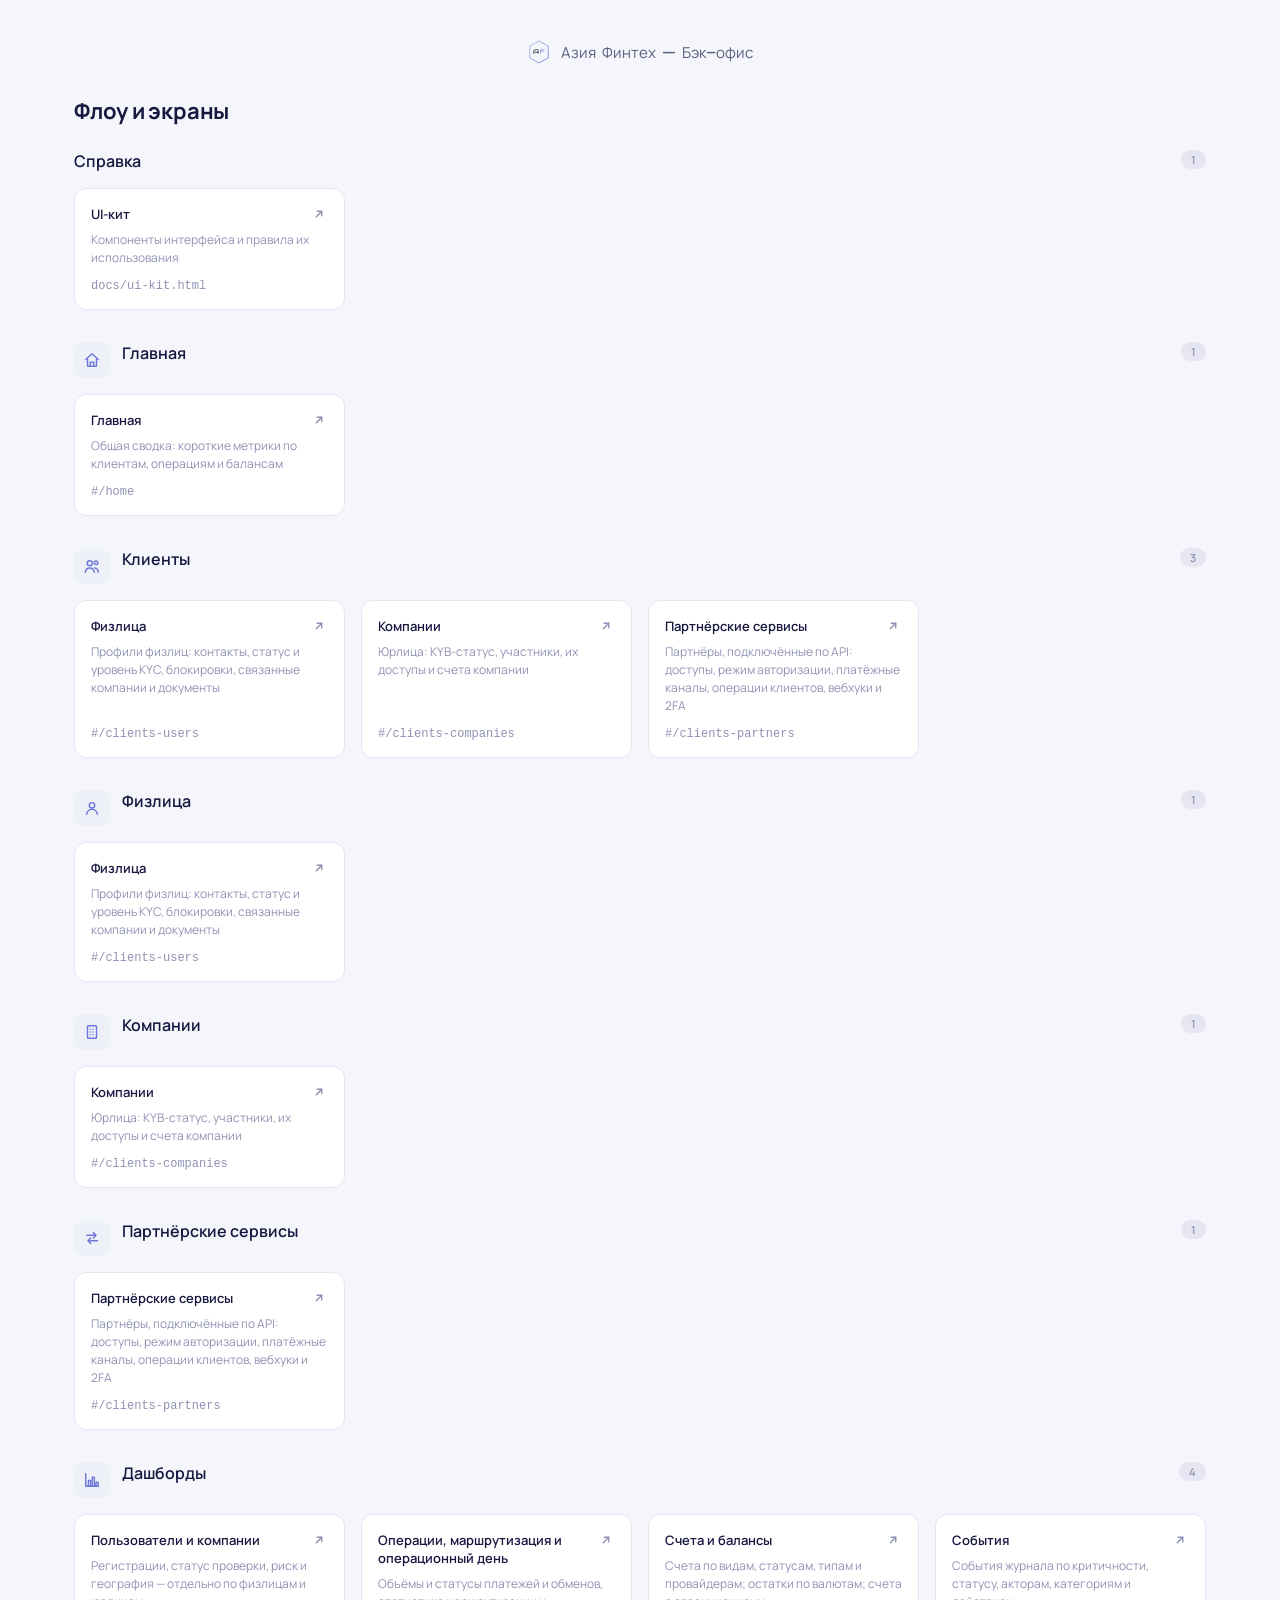
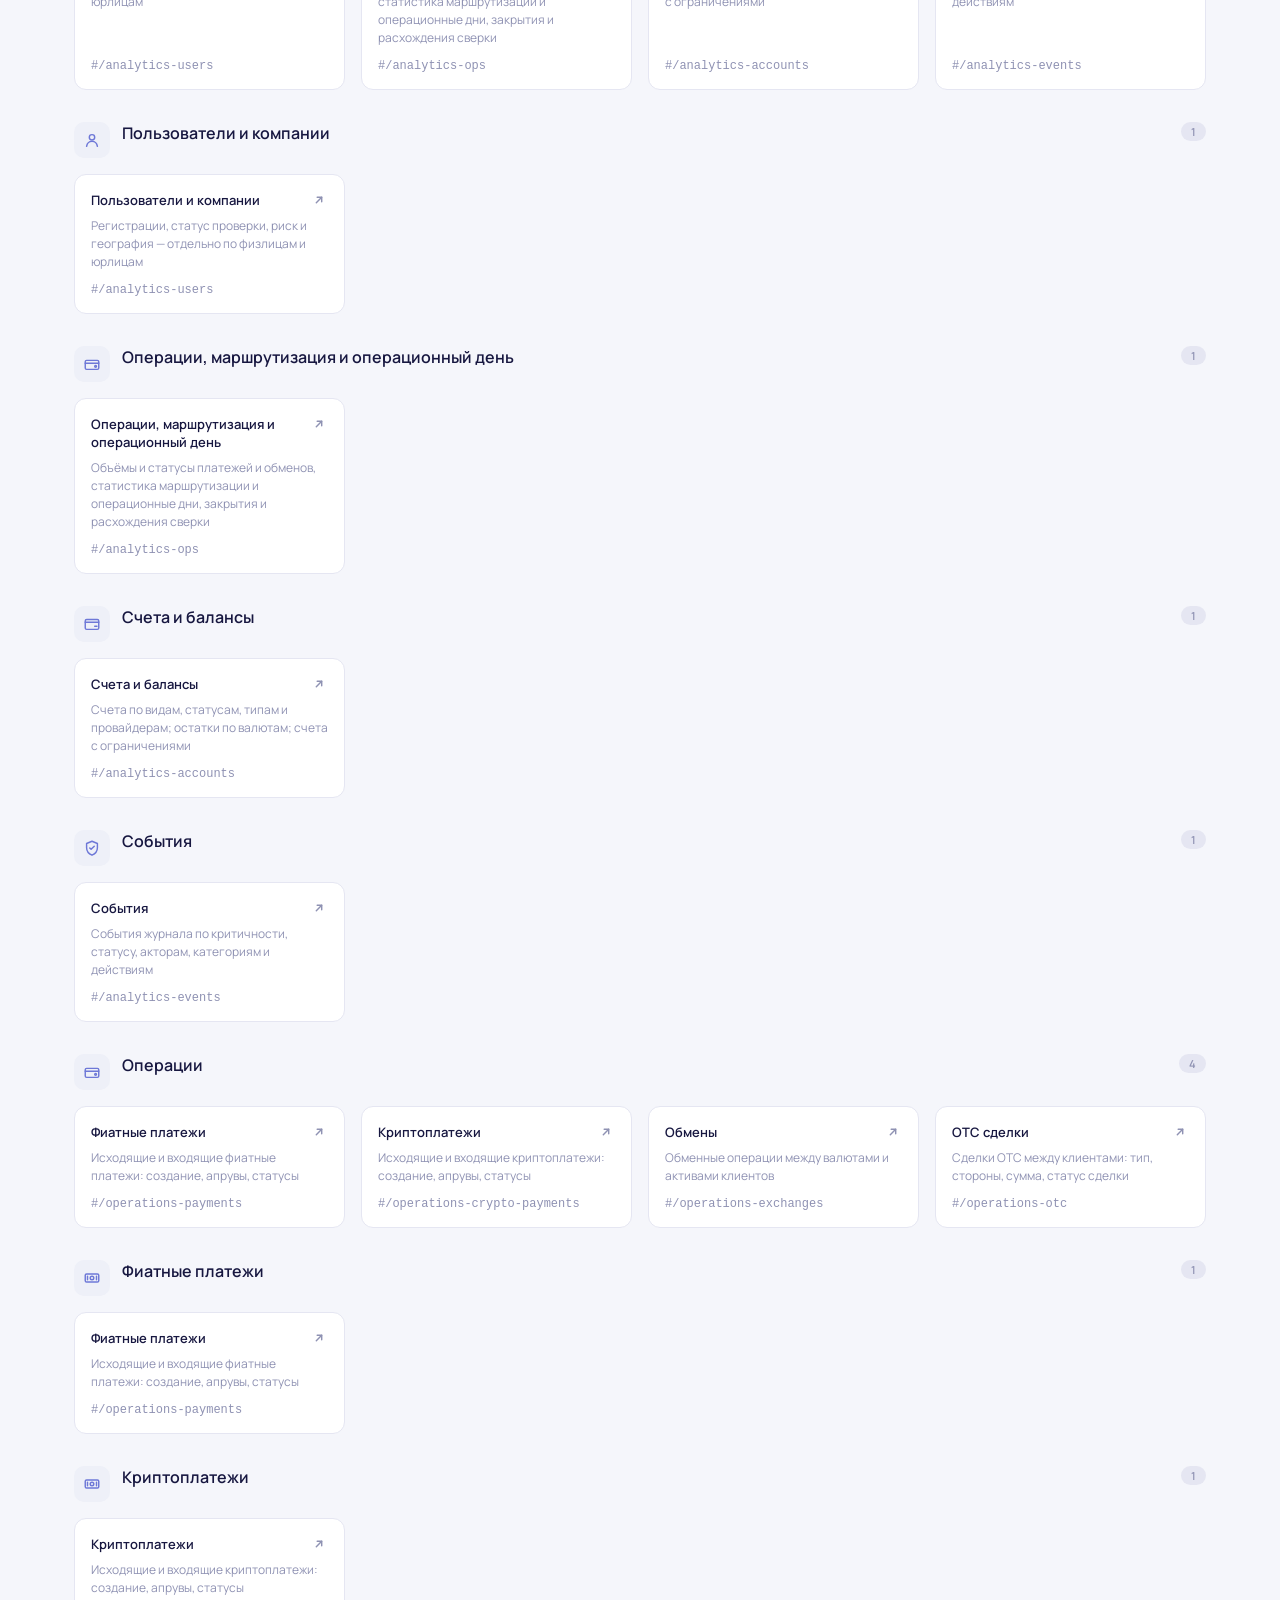
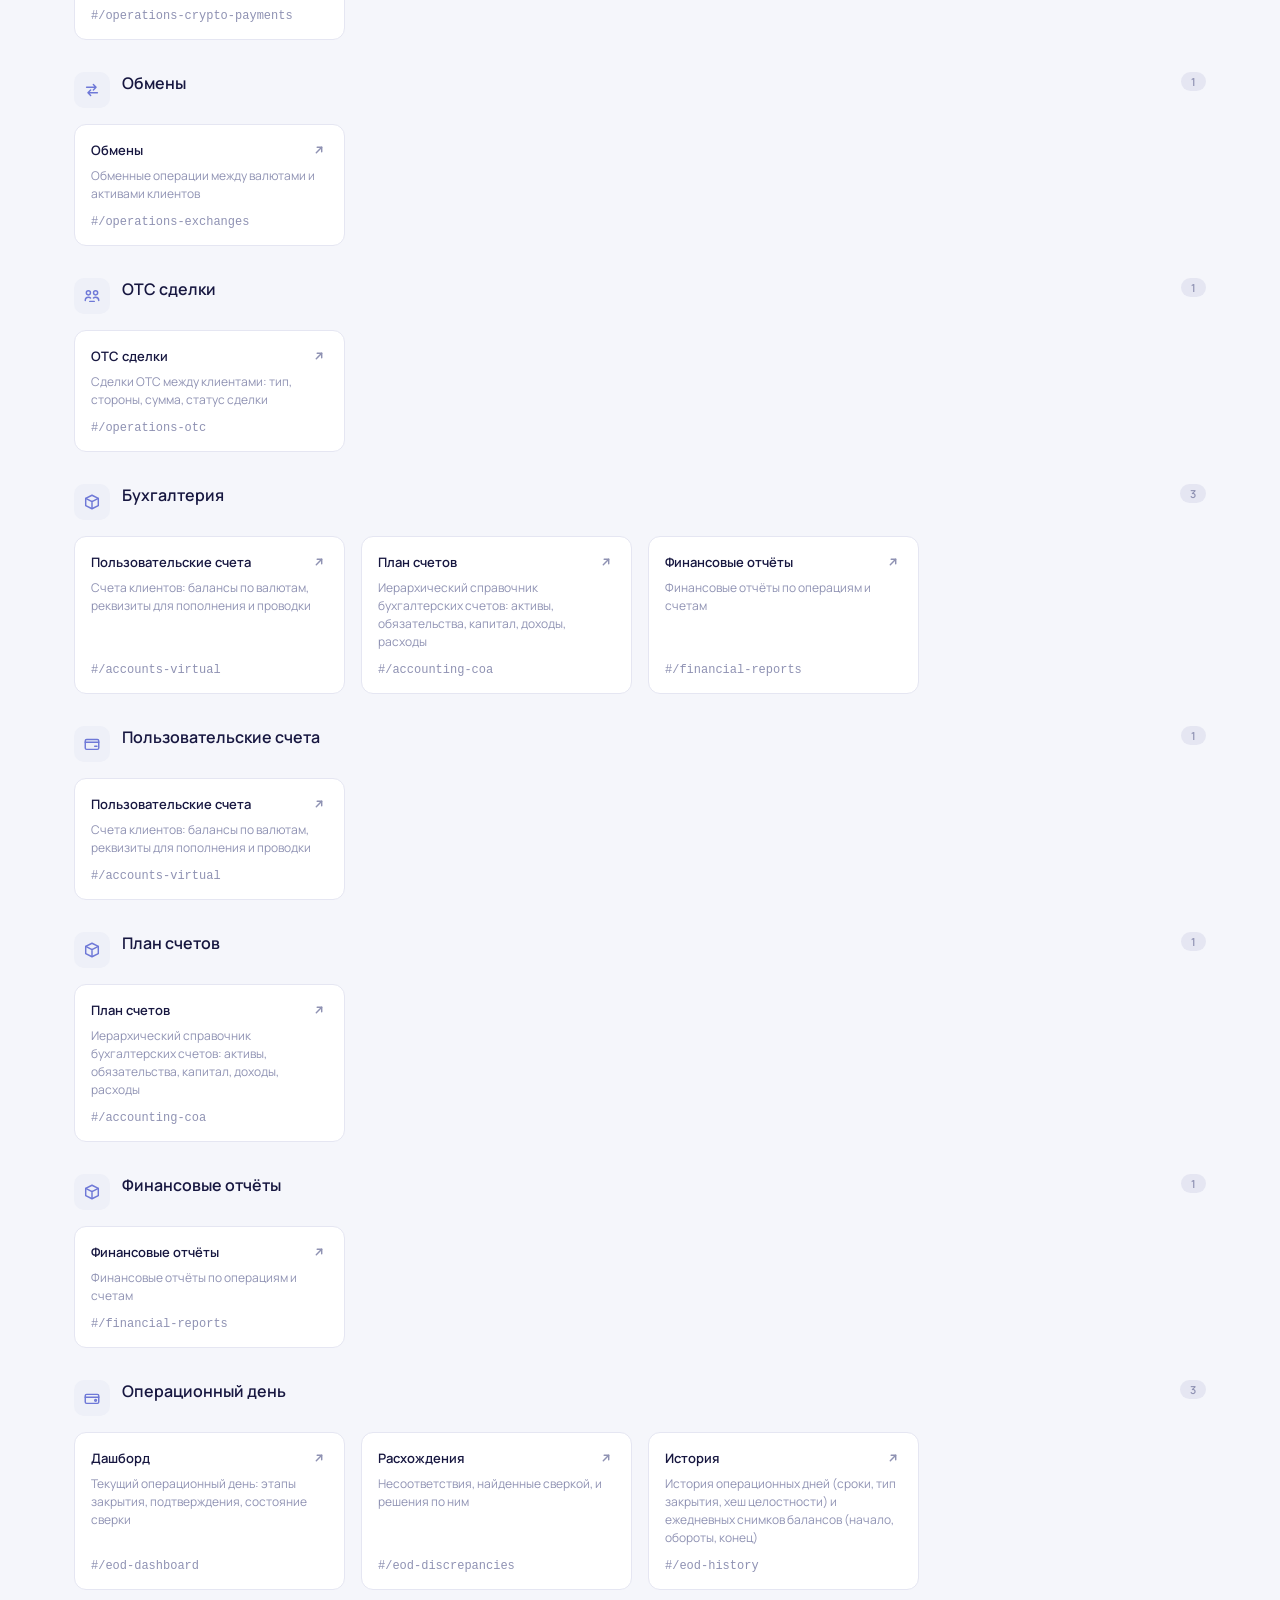
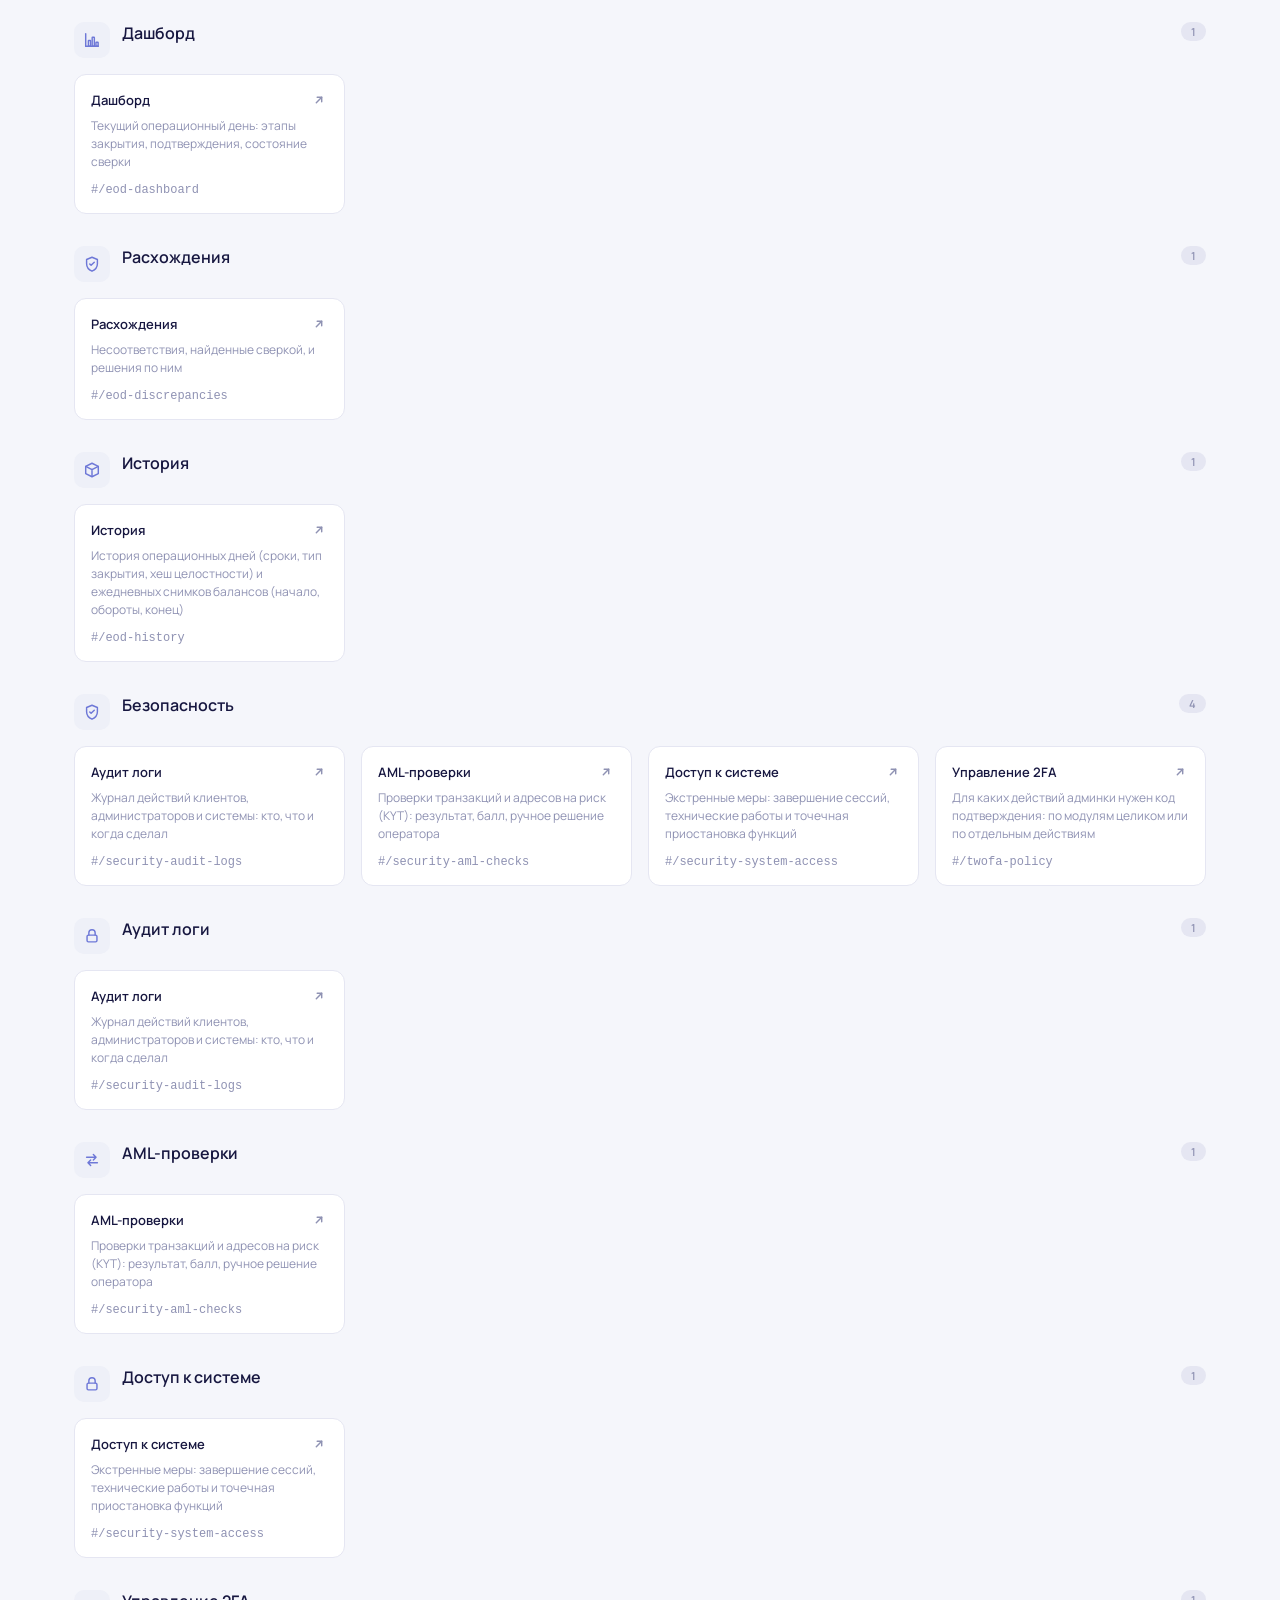
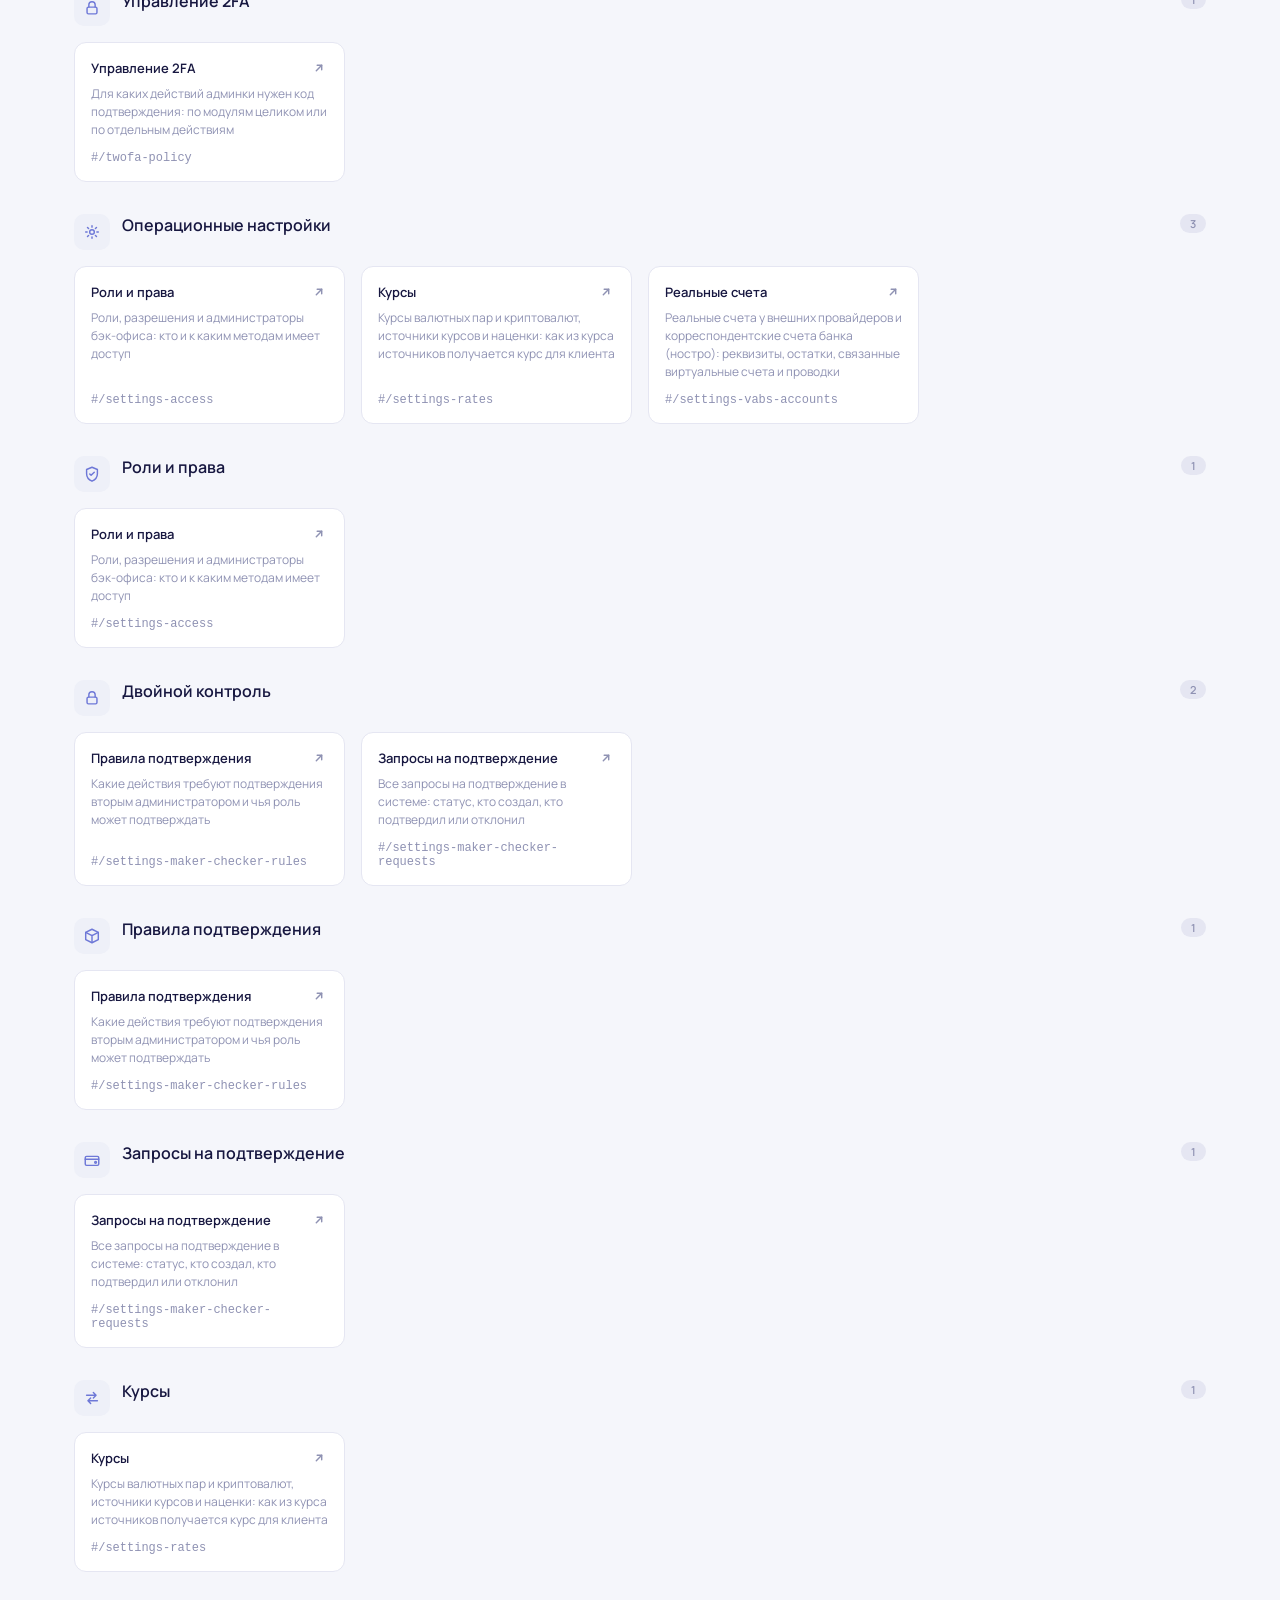
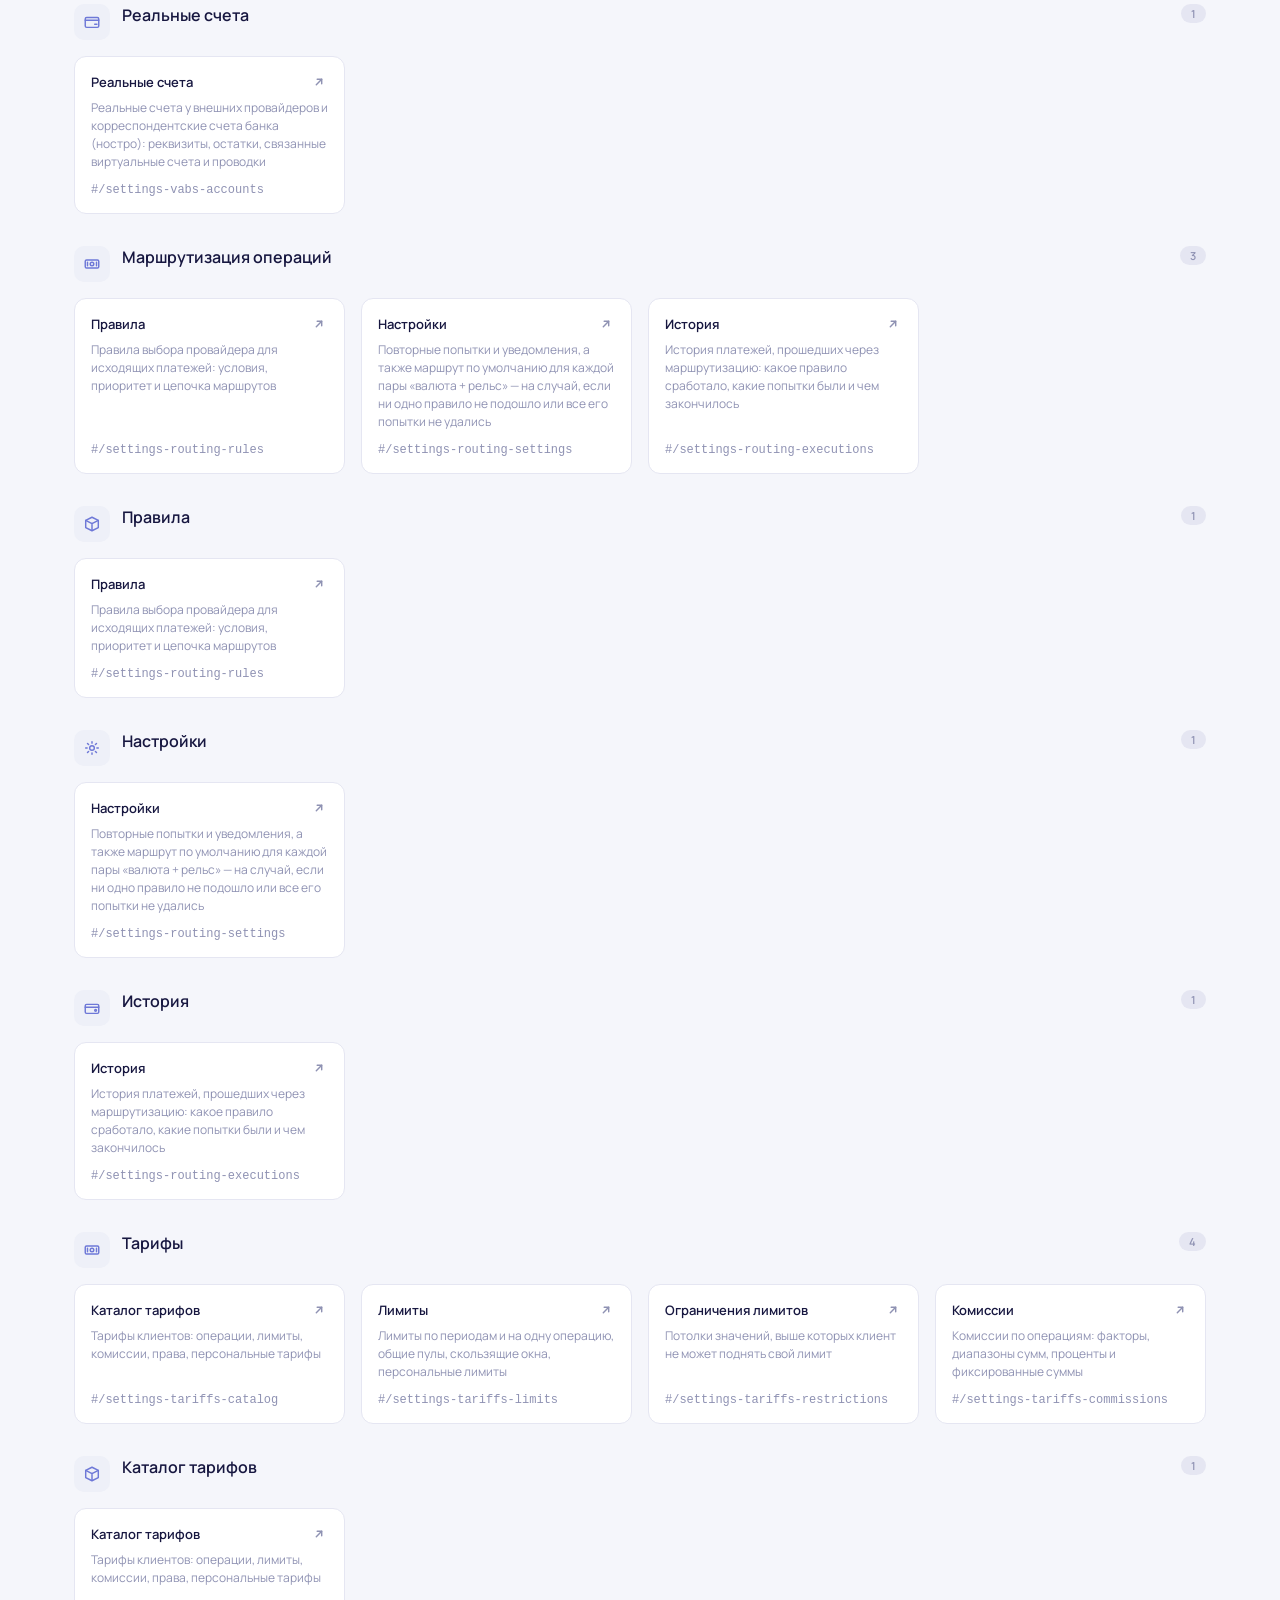
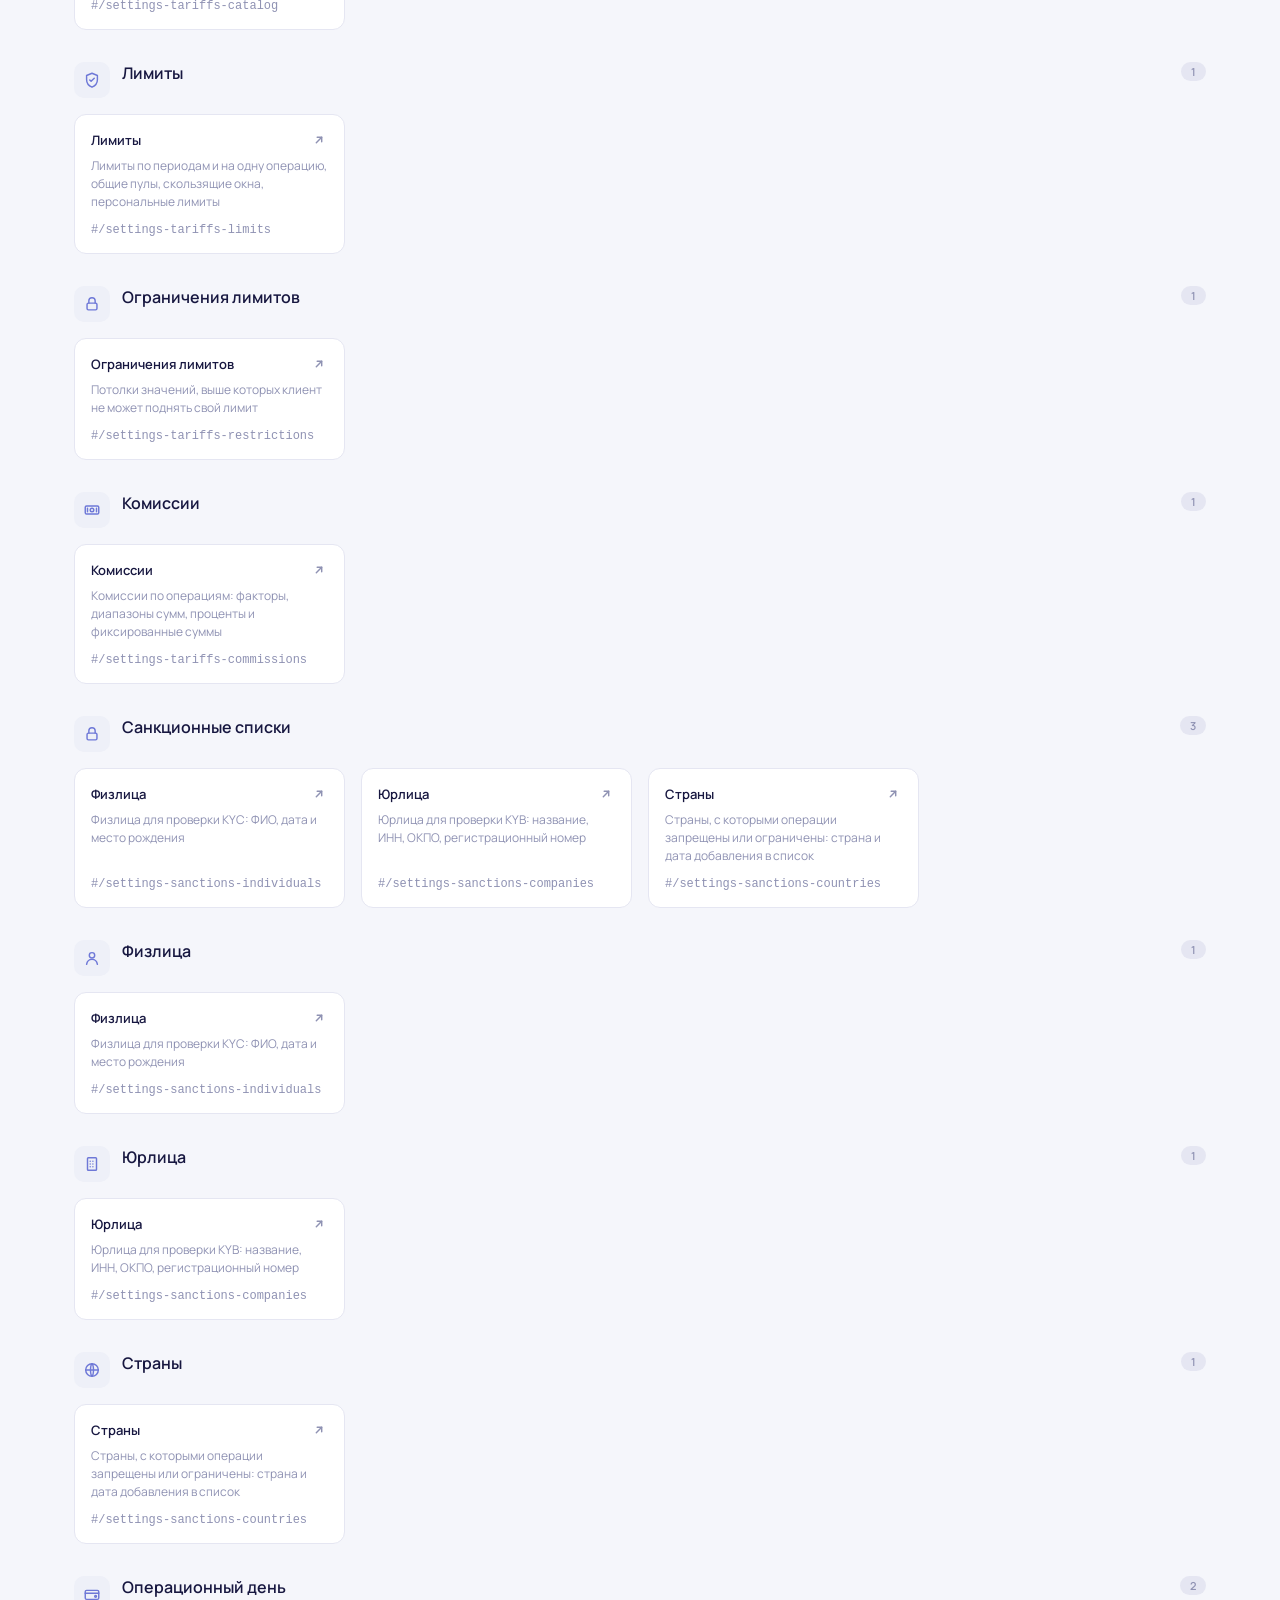
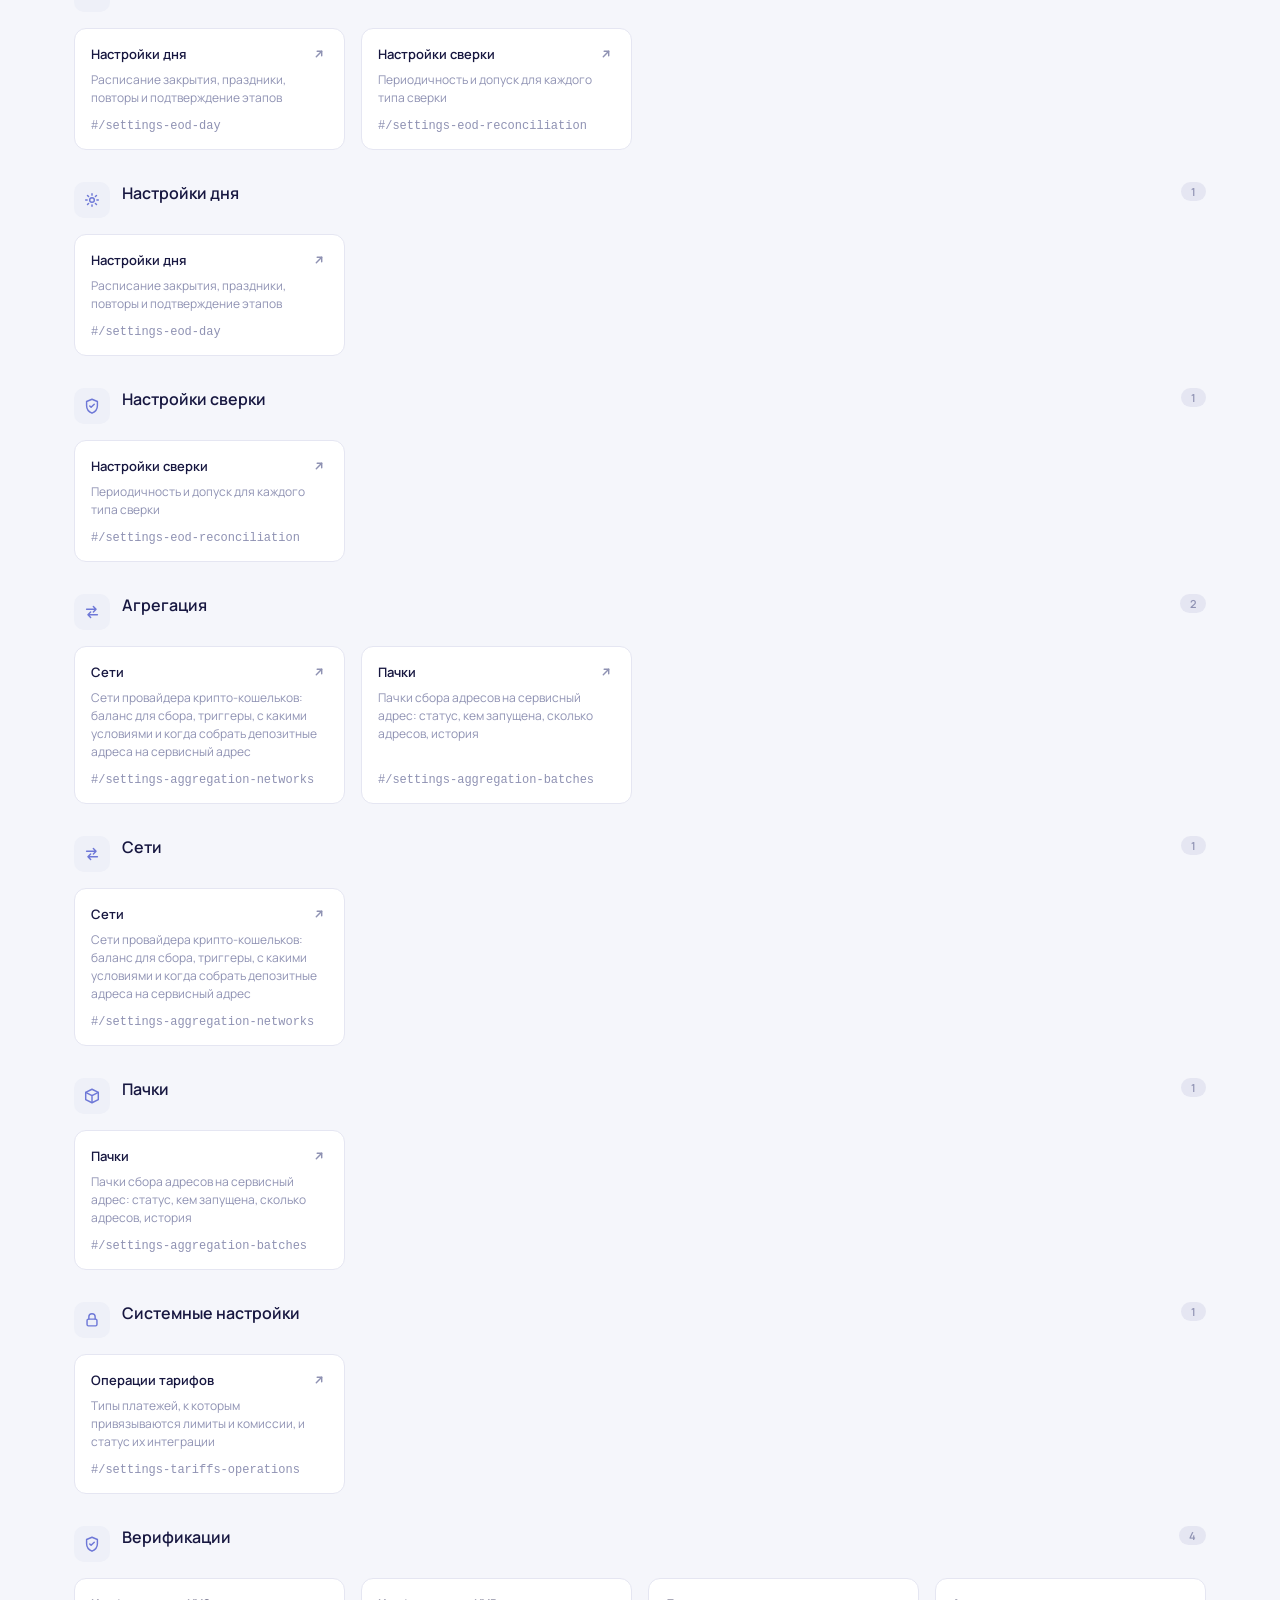
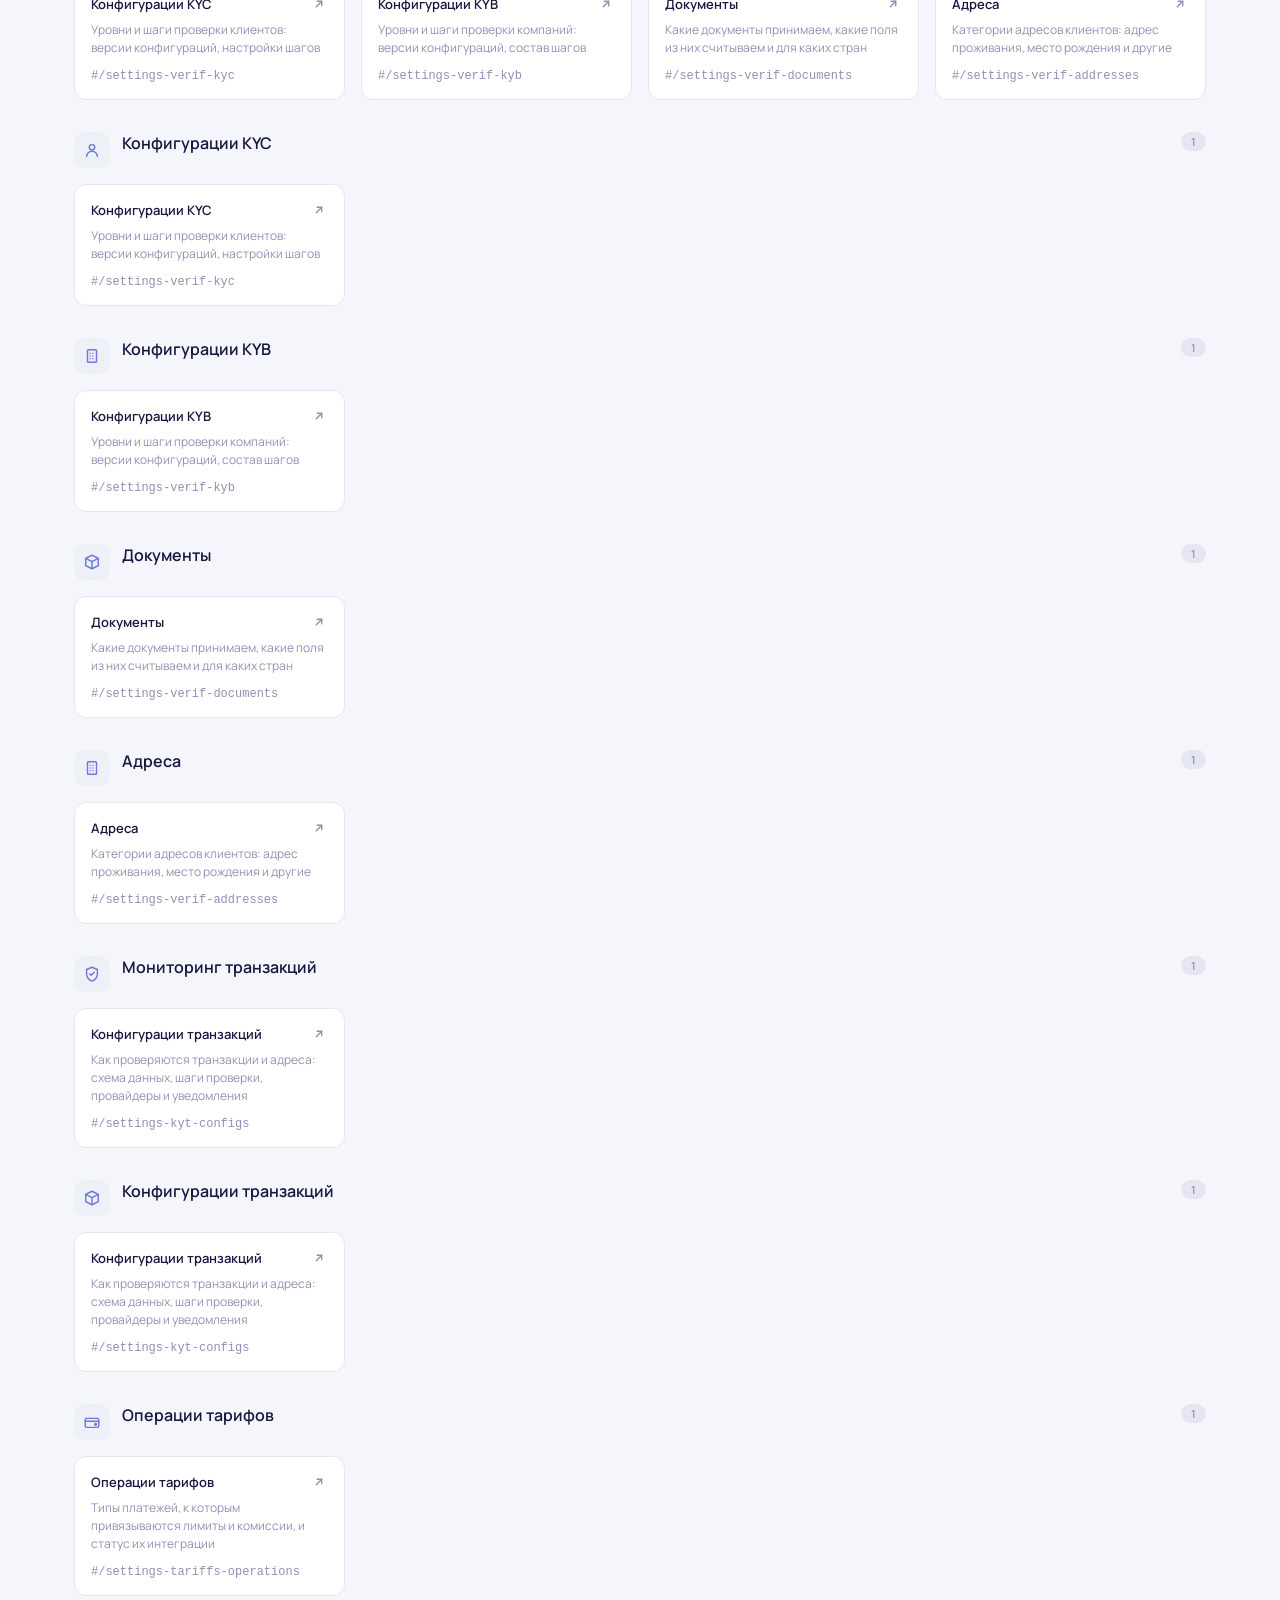
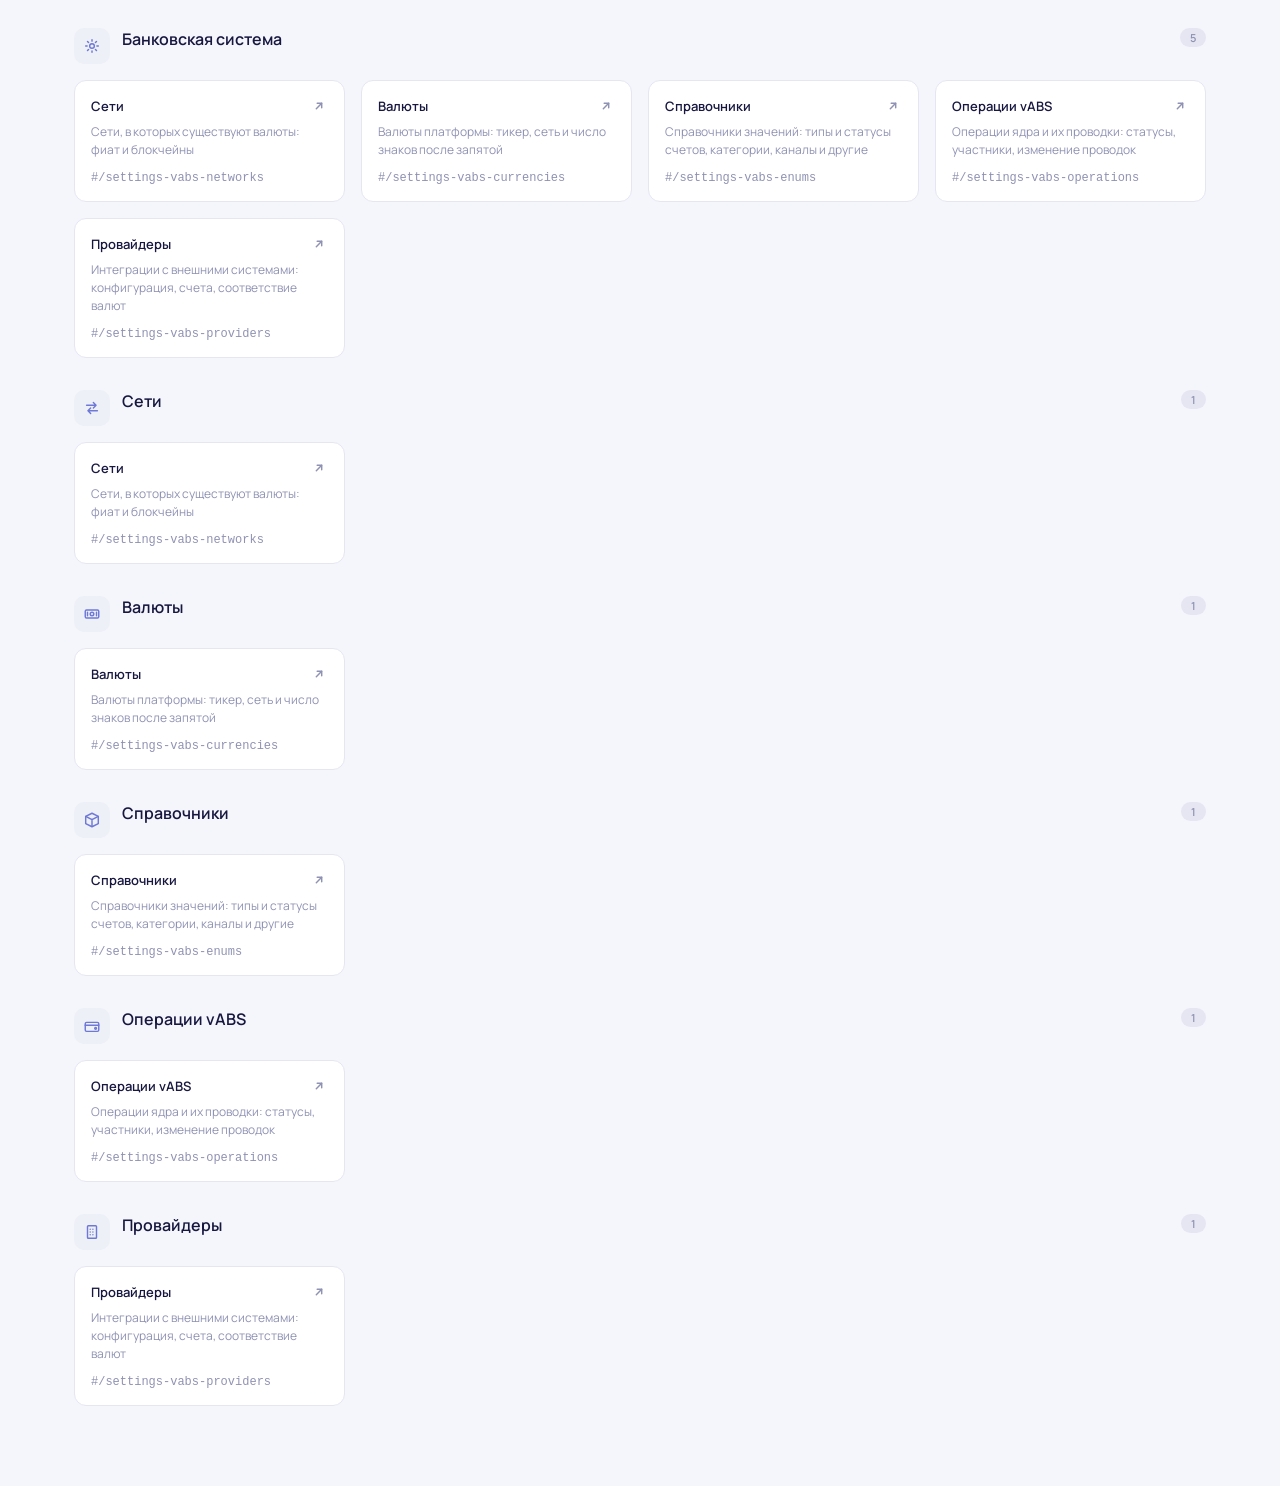
<file: flows.html>
<!doctype html>
<html lang="ru">
<head>
<meta charset="UTF-8" />
<meta name="viewport" content="width=device-width, initial-scale=1.0" />
<title>Флоу и экраны | Азия Финтех</title>
<link rel="icon" type="image/svg+xml" href="assets/images/logo-icon.svg" />
<link href="https://fonts.googleapis.com/css2?family=Bruno+Ace&family=Manrope:wght@400;500;600;700&display=swap" rel="stylesheet" />
<link rel="stylesheet" href="assets/tokens.css?v=266" />
<link rel="stylesheet" href="assets/style.css?v=266" />
<style>
  body { background: var(--color-bg); color: var(--color-text); font-family: var(--font-family); margin: 0; }
  .flows-page { max-width: 1180px; margin: 0 auto; padding: 40px 24px 80px; }
  .flows-brand { display: flex; align-items: center; justify-content: center; gap: 10px; margin-bottom: 32px; font-family: var(--font-family-brand); font-size: 15px; color: var(--color-text-secondary); }
  .flows-brand img { width: 24px; height: 24px; }
  @media (max-width: 640px) { .flows-page { padding: 24px 16px 60px; } }
</style>
</head>
<body>
  <div class="flows-page">
    <div class="flows-brand"><img src="assets/images/logo-icon.svg" alt="" /><span>Азия Финтех — Бэк-офис</span></div>
    <div id="flows-root"></div>
  </div>

  <script src="assets/i18n.js?v=266"></script>
  <script src="assets/i18n-rates.js?v=266"></script>
  <script src="assets/i18n-partners.js?v=266"></script>
  <script src="assets/i18n-routing.js?v=266"></script>
  <script src="assets/i18n-accounting.js?v=266"></script>
  <script src="assets/i18n-maker-checker.js?v=266"></script>
  <script src="assets/i18n-aggregation.js?v=266"></script>
  <script>
    /* ==========================================================================
       "Флоу и экраны" — полностью отдельная страница (НЕ часть SPA, не в сайдбаре):
       открывается напрямую по файлу/ссылке flows.html. Карта разделов админки в
       виде карточек: каждая открывает соответствующий экран в самом приложении.

       NAV_TREE и ICONS ниже — копия структуры навигации из assets/app.js (не
       грузим сюда app.js целиком: он на DOMContentLoaded сам инициализирует
       сайдбар/шапку и ждёт их в DOM, которых на этой странице нет). Если состав
       разделов в app.js меняется — обновите и здесь.
       ========================================================================== */
    const currentLang = "ru";
    function t(path) {
      const lookup = (dict) => path.split(".").reduce((acc, key) => (acc ? acc[key] : undefined), dict);
      return lookup(I18N.ru) ?? path;
    }
    function pdEscape(value) {
      return String(value).replace(/&/g, "&amp;").replace(/</g, "&lt;").replace(/>/g, "&gt;");
    }

    const ICONS = {
      home: `<svg viewBox="0 0 20 20" fill="none" stroke="currentColor" stroke-width="1.6" stroke-linecap="round" stroke-linejoin="round"><path d="M3 9.5 10 3l7 6.5"/><path d="M5 8.5V17h10V8.5"/><path d="M8 17v-4.5h4V17"/></svg>`,
      clients: `<svg viewBox="0 0 20 20" fill="none" stroke="currentColor" stroke-width="1.6" stroke-linecap="round" stroke-linejoin="round"><circle cx="7.5" cy="7" r="2.75"/><path d="M2.5 17c.4-3 2.4-4.8 5-4.8s4.6 1.8 5 4.8"/><circle cx="14.5" cy="6.5" r="2"/><path d="M13 12.3c2.2.2 3.7 1.9 4 4.7"/></svg>`,
      user: `<svg viewBox="0 0 20 20" fill="none" stroke="currentColor" stroke-width="1.6" stroke-linecap="round" stroke-linejoin="round"><circle cx="10" cy="7" r="3"/><path d="M4 17c.6-3.6 2.9-5.5 6-5.5s5.4 1.9 6 5.5"/></svg>`,
      building: `<svg viewBox="0 0 20 20" fill="none" stroke="currentColor" stroke-width="1.6" stroke-linecap="round" stroke-linejoin="round"><rect x="5" y="3" width="10" height="14" rx="1"/><path d="M8 7h.01M11 7h.01M8 10h.01M11 10h.01M8 13h.01M11 13h.01"/></svg>`,
      operations: `<svg viewBox="0 0 20 20" fill="none" stroke="currentColor" stroke-width="1.6" stroke-linecap="round" stroke-linejoin="round"><rect x="2.5" y="6" width="15" height="10" rx="1.5"/><path d="M2.5 9.2h15"/><circle cx="14" cy="12.6" r="1"/></svg>`,
      payments: `<svg viewBox="0 0 20 20" fill="none" stroke="currentColor" stroke-width="1.6" stroke-linecap="round" stroke-linejoin="round"><rect x="2.5" y="5.5" width="15" height="9" rx="1.5"/><circle cx="10" cy="10" r="2"/><path d="M5 8v4M15 8v4"/></svg>`,
      exchange: `<svg viewBox="0 0 20 20" fill="none" stroke="currentColor" stroke-width="1.6" stroke-linecap="round" stroke-linejoin="round"><path d="M4 7h10.5M14.5 7 11.5 4M14.5 7l-3 3"/><path d="M16 13H5.5M5.5 13l3-3M5.5 13l3 3"/></svg>`,
      otc: `<svg viewBox="0 0 20 20" fill="none" stroke="currentColor" stroke-width="1.6" stroke-linecap="round" stroke-linejoin="round"><circle cx="6" cy="6.5" r="2.3"/><circle cx="14" cy="6.5" r="2.3"/><path d="M2.5 15c0-2.2 1.6-3.6 3.5-3.6 1 0 1.8.3 2.4.9M17.5 15c0-2.2-1.6-3.6-3.5-3.6-1 0-1.8.3-2.4.9M7.5 16h5"/></svg>`,
      analytics: `<svg viewBox="0 0 20 20" fill="none" stroke="currentColor" stroke-width="1.6" stroke-linecap="round" stroke-linejoin="round"><path d="M3 17V3"/><path d="M3 17h14"/><rect x="6" y="10.5" width="2.4" height="6.5" rx="0.4"/><rect x="10.2" y="7" width="2.4" height="10" rx="0.4"/><rect x="14.4" y="12.5" width="2.4" height="4.5" rx="0.4"/></svg>`,
      security: `<svg viewBox="0 0 20 20" fill="none" stroke="currentColor" stroke-width="1.6" stroke-linecap="round" stroke-linejoin="round"><path d="M10 2.5 16 5v4.7c0 4-2.6 6.8-6 8.3-3.4-1.5-6-4.3-6-8.3V5l6-2.5Z"/><path d="M7.5 10 9 11.5 12.5 8"/></svg>`,
      settings: `<svg viewBox="0 0 20 20" fill="none" stroke="currentColor" stroke-width="1.6" stroke-linecap="round" stroke-linejoin="round"><circle cx="10" cy="10" r="2.6"/><path d="M10 3v1.6M10 15.4V17M17 10h-1.6M4.6 10H3M15 5l-1.2 1.2M6.2 13.8 5 15M15 15l-1.2-1.2M6.2 6.2 5 5"/></svg>`,
      box: `<svg viewBox="0 0 20 20" fill="none" stroke="currentColor" stroke-width="1.6" stroke-linecap="round" stroke-linejoin="round"><path d="M10 2.5 17 6v8l-7 3.5L3 14V6l7-3.5Z"/><path d="M3 6l7 3.5L17 6M10 9.5V17"/></svg>`,
      globe: `<svg viewBox="0 0 20 20" fill="none" stroke="currentColor" stroke-width="1.6" stroke-linecap="round" stroke-linejoin="round"><circle cx="10" cy="10" r="7"/><path d="M3 10h14M10 3c2.2 2 2.2 12 0 14M10 3c-2.2 2-2.2 12 0 14"/></svg>`,
      lock: `<svg viewBox="0 0 20 20" fill="none" stroke="currentColor" stroke-width="1.6" stroke-linecap="round" stroke-linejoin="round"><rect x="4.5" y="9" width="11" height="7.5" rx="1.5"/><path d="M6.5 9V6.5a3.5 3.5 0 0 1 7 0V9"/></svg>`,
      accounts: `<svg viewBox="0 0 20 20" fill="none" stroke="currentColor" stroke-width="1.6" stroke-linecap="round" stroke-linejoin="round"><rect x="2.5" y="5" width="15" height="11" rx="1.6"/><path d="M2.5 8h15"/><path d="M13 12.5h2.5"/></svg>`,
    };

    // Только то, что реально в NAV_TREE app.js сейчас (settings-masks выключен флагом TF_MASKS_ENABLED = false).
    // Масками (settings-masks) не показываем: раздел выключен флагом TF_MASKS_ENABLED = false.
    const NAV_TREE = [
      { id: "home", icon: "home" },
      { id: "clients", icon: "clients", children: [
        { id: "clients-users", icon: "user" },
        { id: "clients-companies", icon: "building" },
        { id: "clients-partners", icon: "exchange" },
      ] },
      { id: "analytics-dashboards", icon: "analytics", children: [
        { id: "analytics-users", icon: "user" },
        { id: "analytics-ops", icon: "operations" },
        { id: "analytics-accounts", icon: "accounts" },
        { id: "analytics-events", icon: "security" },
      ] },
      { id: "operations", icon: "operations", children: [
        { id: "operations-payments", icon: "payments" },
        { id: "operations-crypto-payments", icon: "payments" },
        { id: "operations-exchanges", icon: "exchange" },
        { id: "operations-otc", icon: "otc" },
      ] },
      { id: "accounting", icon: "box", children: [
        { id: "accounts-virtual", icon: "accounts" },
        { id: "accounting-coa", icon: "box" },
        { id: "financial-reports", icon: "box" },
      ] },
      { id: "eod", icon: "operations", children: [
        { id: "eod-dashboard", icon: "analytics" },
        { id: "eod-discrepancies", icon: "security" },
        { id: "eod-history", icon: "box" },
      ] },
      { id: "security", icon: "security", children: [
        { id: "security-audit-logs", icon: "lock" },
        { id: "security-aml-checks", icon: "exchange" },
        { id: "security-system-access", icon: "lock" },
        { id: "twofa-policy", icon: "lock" },
      ] },
      { id: "settings-operational", icon: "settings", children: [
        { id: "settings-access", icon: "security" },
        { id: "settings-maker-checker", icon: "lock", children: [
          { id: "settings-maker-checker-rules", icon: "box" },
          { id: "settings-maker-checker-requests", icon: "operations" },
        ] },
        { id: "settings-rates", icon: "exchange" },
        { id: "settings-vabs-accounts", icon: "accounts" },
        { id: "settings-routing", icon: "payments", children: [
          { id: "settings-routing-rules", icon: "box" },
          { id: "settings-routing-settings", icon: "settings" },
          { id: "settings-routing-executions", icon: "operations" },
        ] },
        { id: "settings-tariffs", icon: "payments", children: [
          { id: "settings-tariffs-catalog", icon: "box" },
          { id: "settings-tariffs-limits", icon: "security" },
          { id: "settings-tariffs-restrictions", icon: "lock" },
          { id: "settings-tariffs-commissions", icon: "payments" },
        ] },
        { id: "settings-sanctions", icon: "lock", children: [
          { id: "settings-sanctions-individuals", icon: "user" },
          { id: "settings-sanctions-companies", icon: "building" },
          { id: "settings-sanctions-countries", icon: "globe" },
        ] },
        { id: "settings-eod", icon: "operations", children: [
          { id: "settings-eod-day", icon: "settings" },
          { id: "settings-eod-reconciliation", icon: "security" },
        ] },
        { id: "settings-aggregation", icon: "exchange", children: [
          { id: "settings-aggregation-networks", icon: "exchange" },
          { id: "settings-aggregation-batches", icon: "box" },
        ] },
      ] },
      { id: "settings-core", icon: "lock", children: [
        { id: "settings-verifications", icon: "security", children: [
          { id: "settings-verif-kyc", icon: "user" },
          { id: "settings-verif-kyb", icon: "building" },
          { id: "settings-verif-documents", icon: "box" },
          { id: "settings-verif-addresses", icon: "building" },
        ] },
        { id: "settings-kyt", icon: "security", children: [{ id: "settings-kyt-configs", icon: "box" }] },
        { id: "settings-tariffs-operations", icon: "operations" },
        { id: "settings-vabs", icon: "settings", children: [
          { id: "settings-vabs-networks", icon: "exchange" },
          { id: "settings-vabs-currencies", icon: "payments" },
          { id: "settings-vabs-enums", icon: "box" },
          { id: "settings-vabs-operations", icon: "operations" },
          { id: "settings-vabs-providers", icon: "building" },
        ] },
      ] },
    ];
    const NAV_INDEX = {};
    (function buildNavIndex(items) {
      items.forEach((item) => {
        NAV_INDEX[item.id] = item;
        if (item.children) buildNavIndex(item.children);
      });
    })(NAV_TREE);

    // Ссылка ведёт в само приложение (index.html), а не открывает файл — flows.html не роутится в SPA.
    function flowAppLink(id) {
      return `index.html#/${id}`;
    }

    function flowDesc(id) {
      const d = t(`navDescriptions.${id}`);
      return d.startsWith("navDescriptions.") ? "" : d;
    }

    function flowBuildSections() {
      const sections = [];
      (function walk(items) {
        items.forEach((item) => {
          if (item.children) {
            const leafIds = item.children.filter((c) => !c.children).map((c) => c.id);
            if (leafIds.length) sections.push({ groupId: item.id, leafIds });
            walk(item.children);
          } else {
            sections.push({ groupId: item.id, leafIds: [item.id] });
          }
        });
      })(NAV_TREE);
      return sections;
    }

    const FLOW_GO_ICON = `<svg viewBox="0 0 20 20" fill="none" stroke="currentColor" stroke-width="1.6" stroke-linecap="round" stroke-linejoin="round"><path d="M7 13 13 7"/><path d="M8 7h5v5"/></svg>`;

    function flowCardHtml(id, showDesc) {
      const desc = showDesc ? flowDesc(id) : "";
      return `<a class="flow-card" href="${flowAppLink(id)}">
        <div class="flow-card-head">
          <h3 class="flow-card-title">${pdEscape(t(`nav.${id}`))}</h3>
          <span class="flow-card-go">${FLOW_GO_ICON}</span>
        </div>
        ${desc ? `<p class="flow-card-desc">${pdEscape(desc)}</p>` : ""}
        <div class="flow-card-path">#/${id}</div>
      </a>`;
    }

    // Карточка на внешнюю (не #/route) страницу — например UI-кит: своя вёрстка, своя ссылка, свой путь в подписи.
    function flowLinkCardHtml(title, desc, href, path) {
      return `<a class="flow-card" href="${href}" target="_blank" rel="noopener">
        <div class="flow-card-head">
          <h3 class="flow-card-title">${pdEscape(title)}</h3>
          <span class="flow-card-go">${FLOW_GO_ICON}</span>
        </div>
        <p class="flow-card-desc">${pdEscape(desc)}</p>
        <div class="flow-card-path">${pdEscape(path)}</div>
      </a>`;
    }

    function flowSectionHtml(sec) {
      const navItem = NAV_INDEX[sec.groupId];
      const icon = (navItem && ICONS[navItem.icon]) || "";
      return `<section class="flow-section">
        <header class="flow-section-head">
          ${icon ? `<span class="flow-section-icon">${icon}</span>` : ""}
          <div class="flow-section-main">
            <h2 class="flow-section-title">${pdEscape(t(`nav.${sec.groupId}`))}</h2>
          </div>
          <span class="flow-section-count">${sec.leafIds.length}</span>
        </header>
        <div class="flow-cards">${sec.leafIds.map((id) => flowCardHtml(id, true)).join("")}</div>
      </section>`;
    }

    function renderFlows() {
      const s = t("flows");
      const sections = flowBuildSections();
      document.getElementById("flows-root").innerHTML = `
        <div class="page-header">
          <div class="page-header-main">
            <h1 class="page-title">${s.title}</h1>
          </div>
        </div>
        <div class="flow-sections">
          <section class="flow-section">
            <header class="flow-section-head">
              <div class="flow-section-main"><h2 class="flow-section-title">Справка</h2></div>
              <span class="flow-section-count">1</span>
            </header>
            <div class="flow-cards">${flowLinkCardHtml("UI-кит", "Компоненты интерфейса и правила их использования", "docs/ui-kit.html", "docs/ui-kit.html")}</div>
          </section>
          ${sections.map(flowSectionHtml).join("")}
        </div>
      `;
    }

    renderFlows();
  </script>
</body>
</html>
</file>
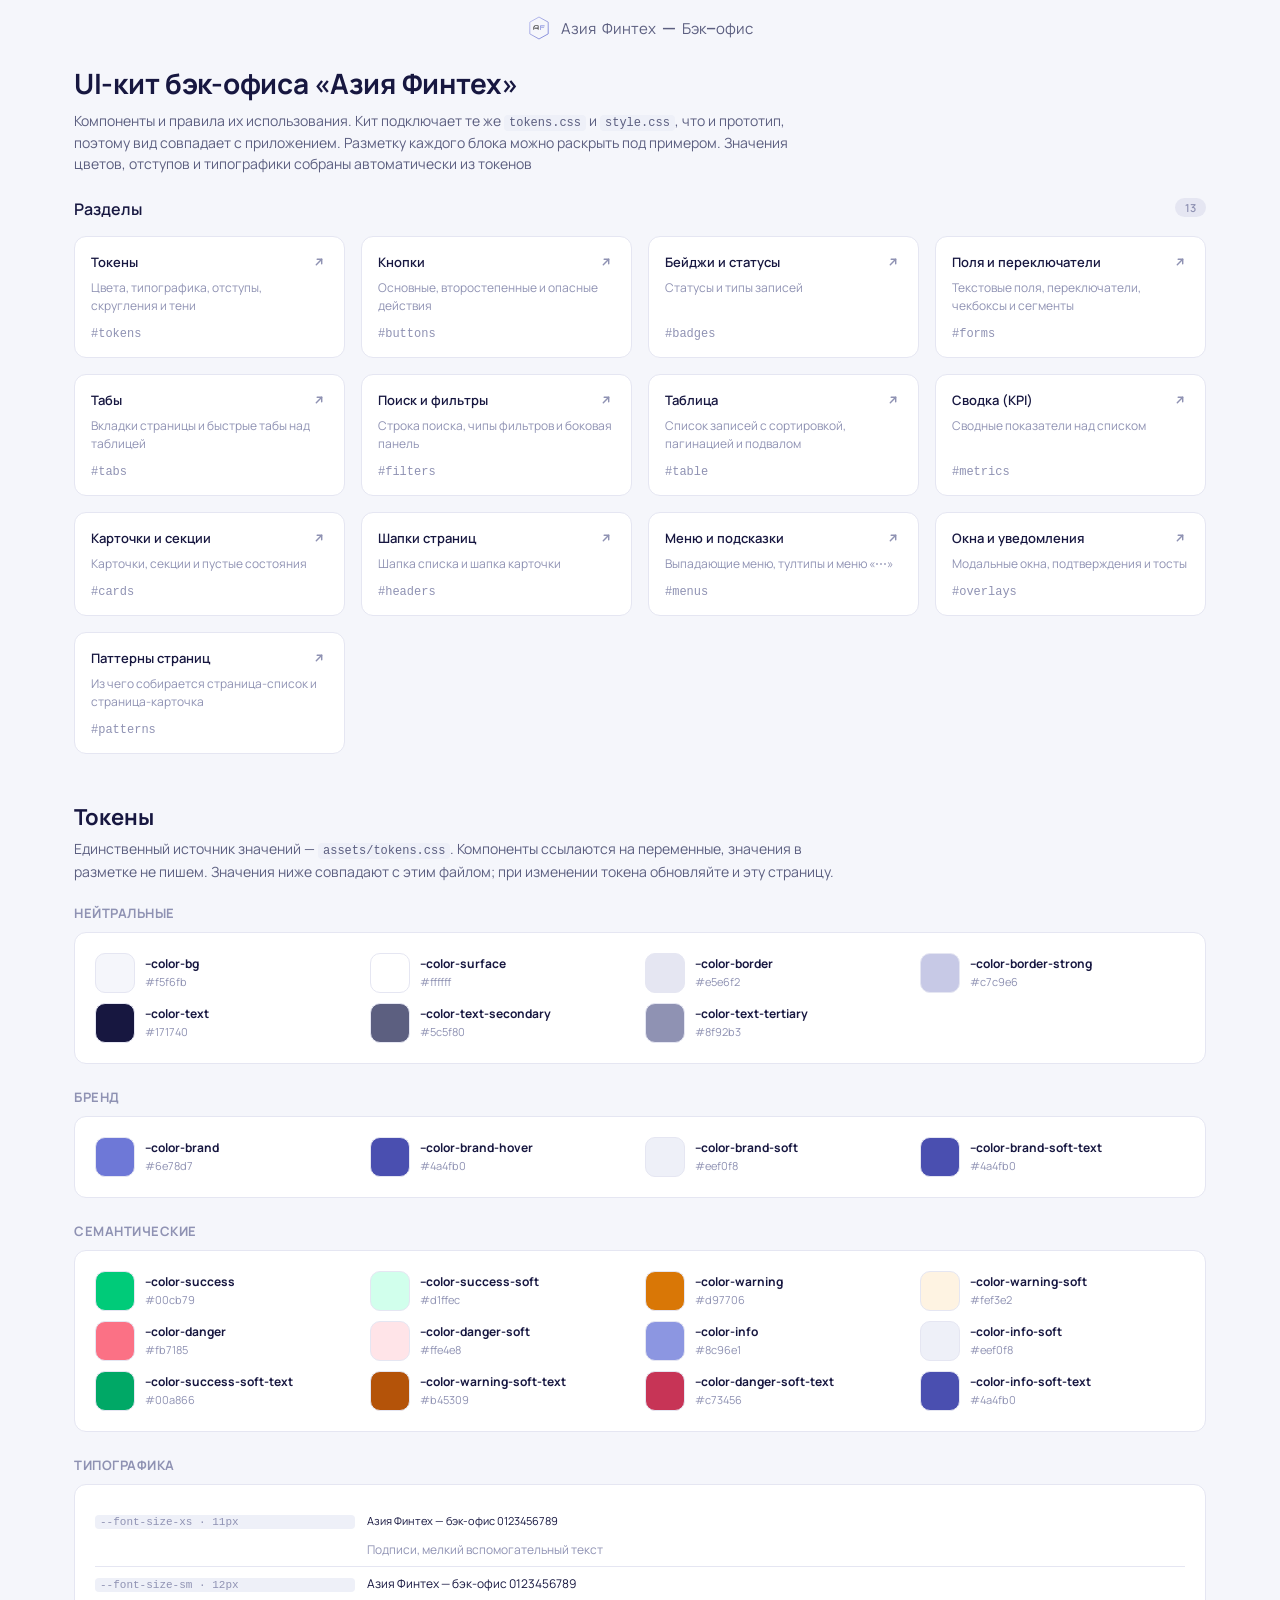
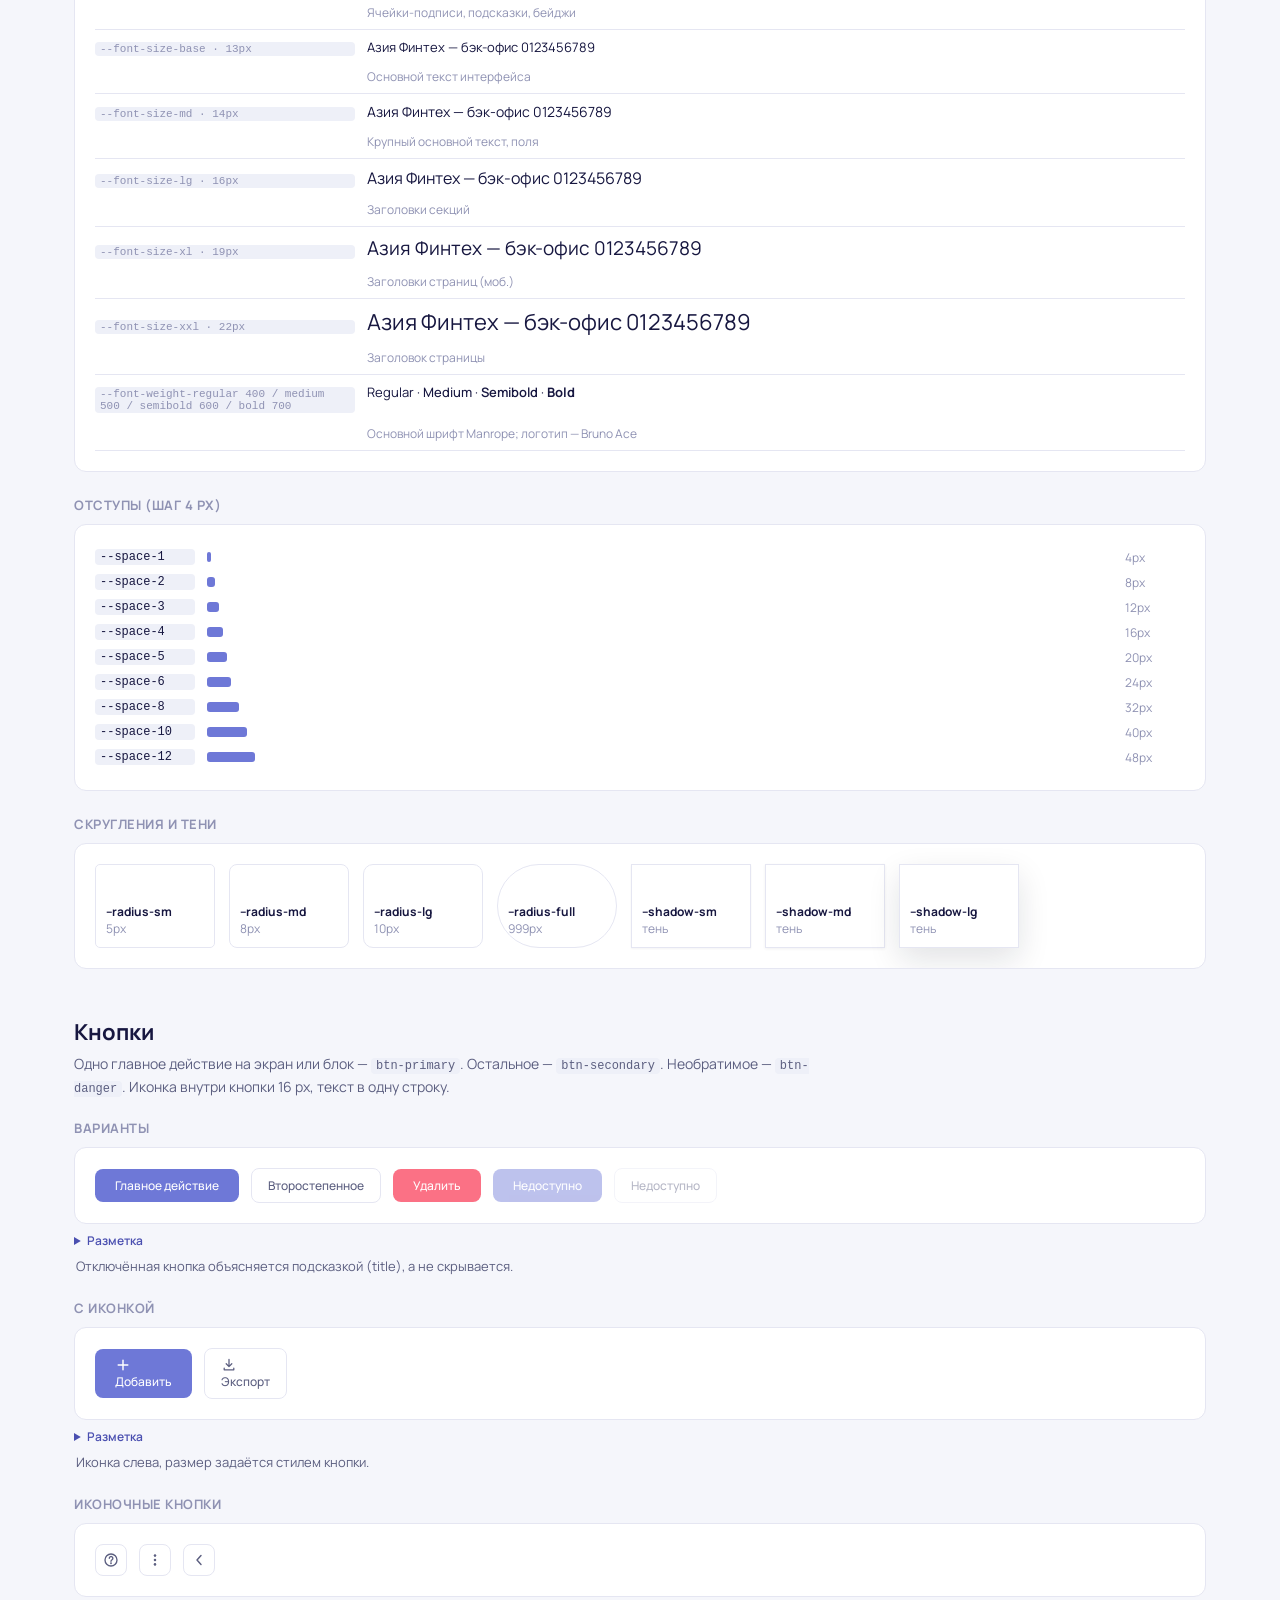
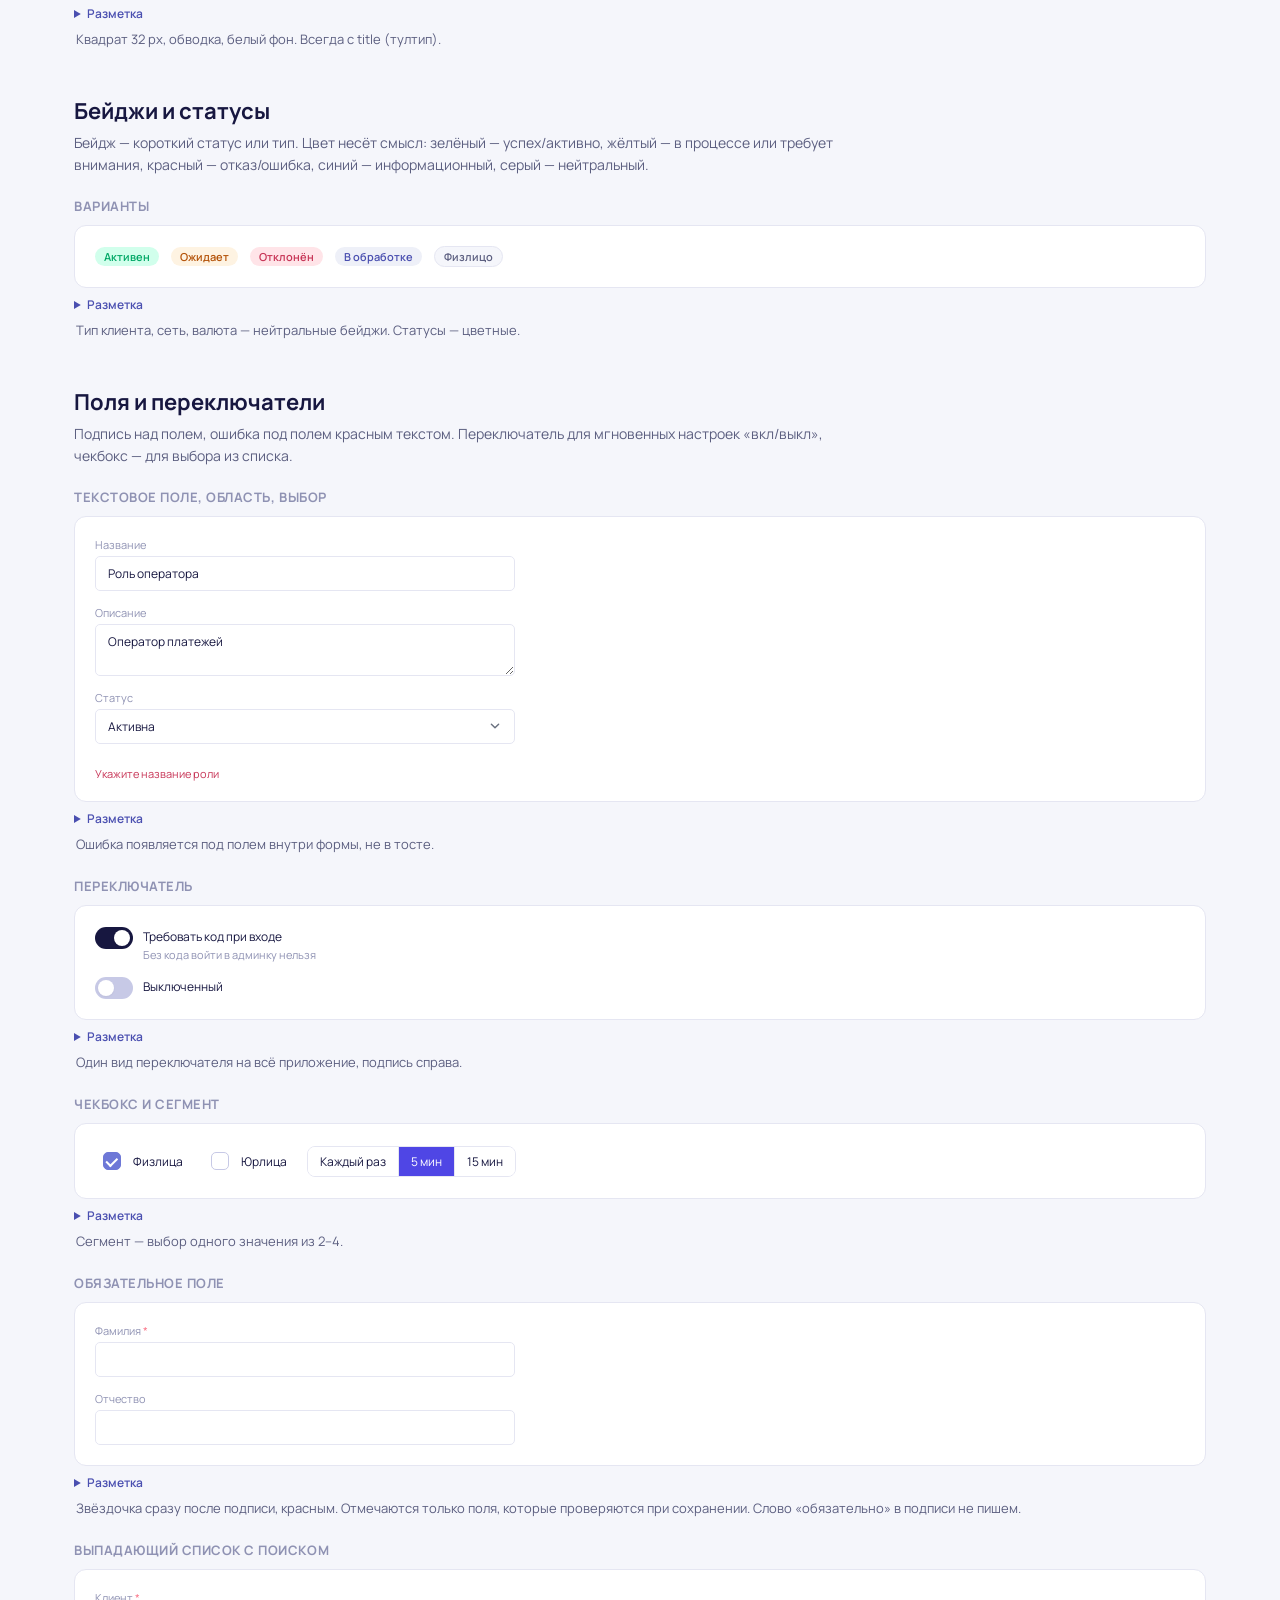
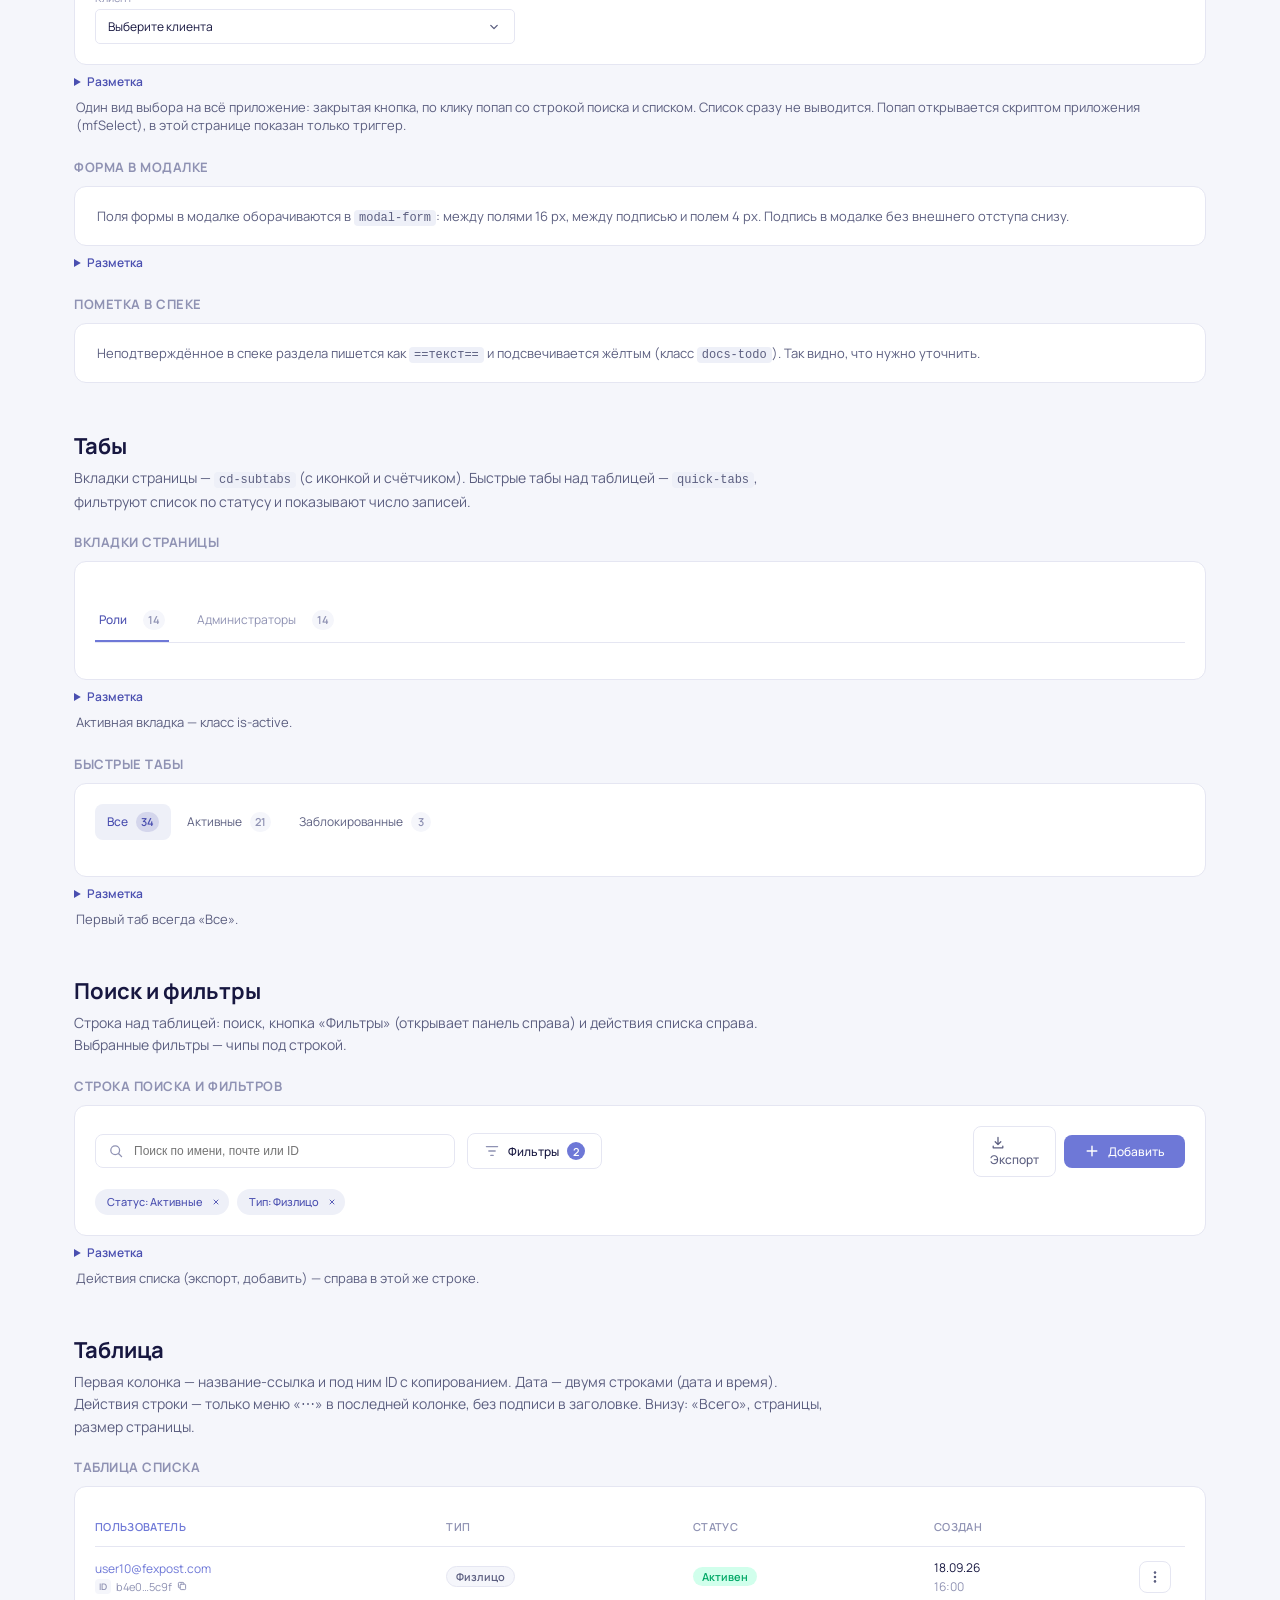
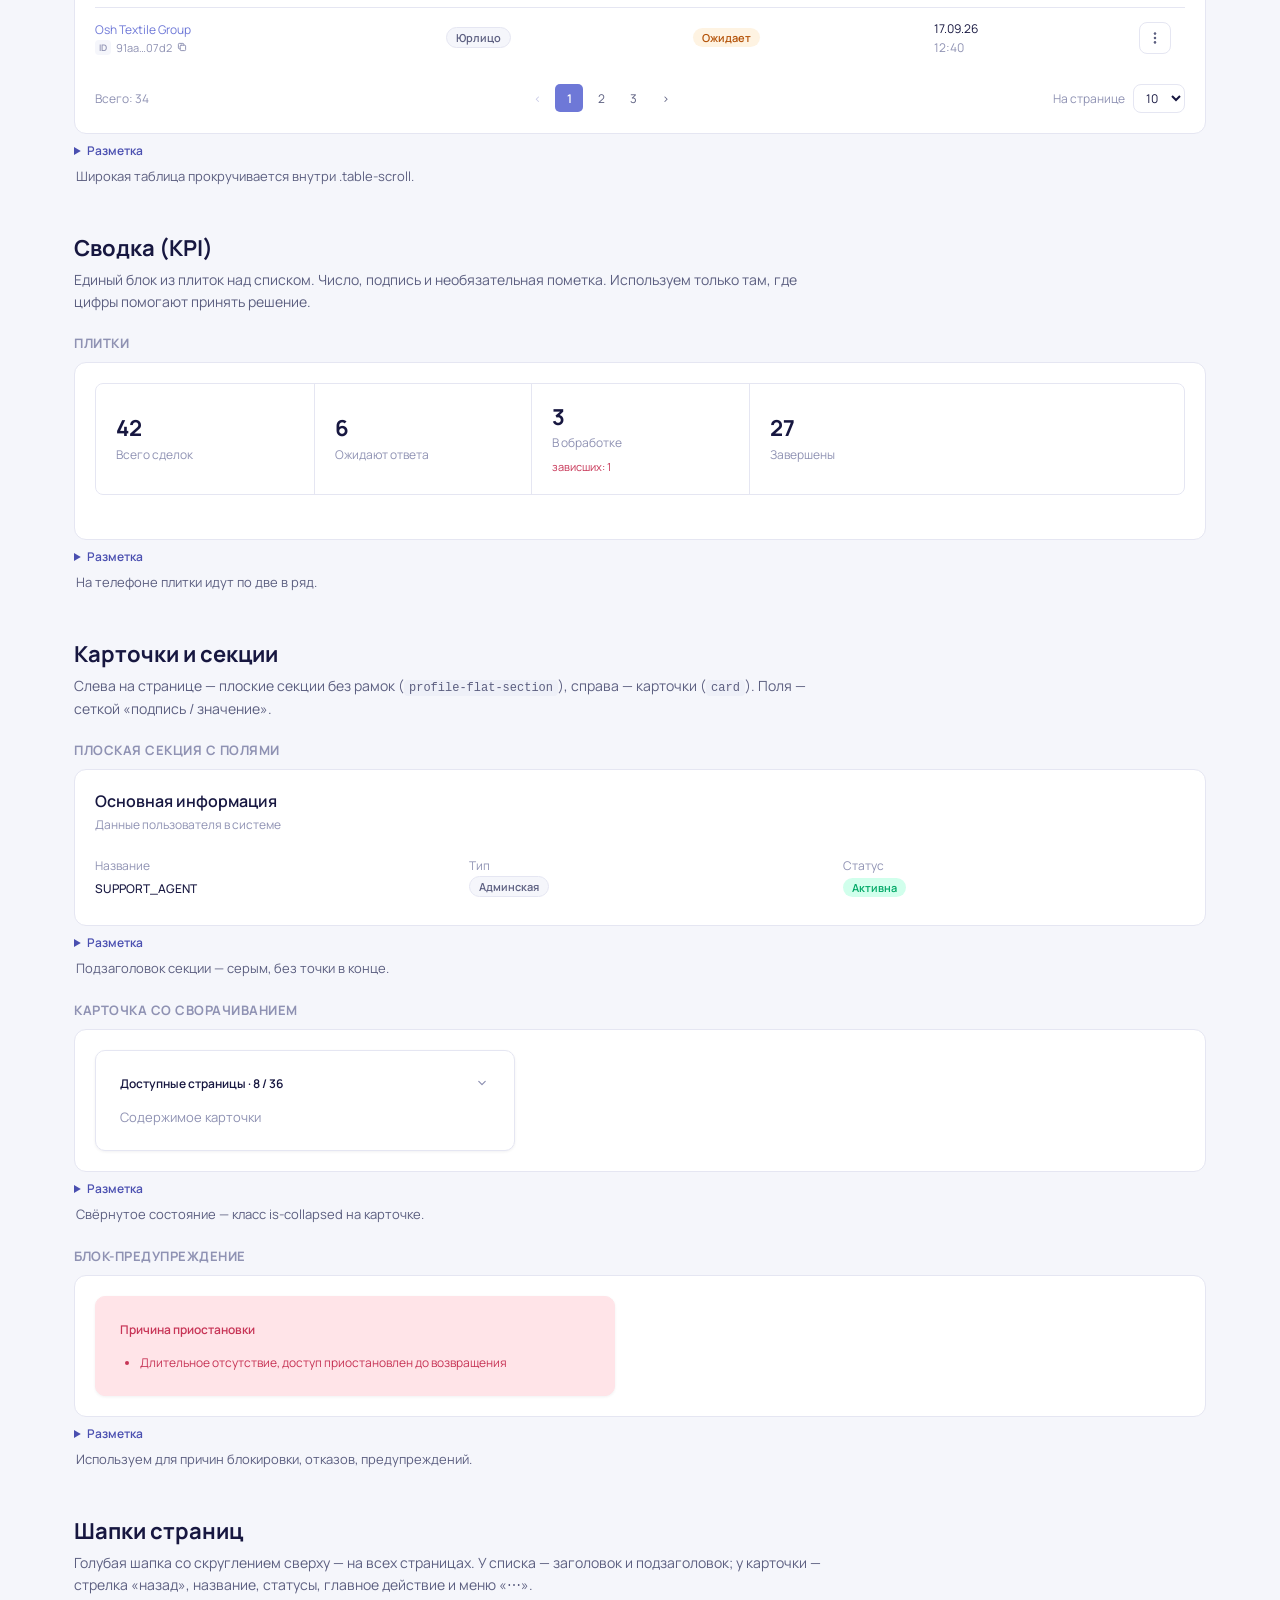
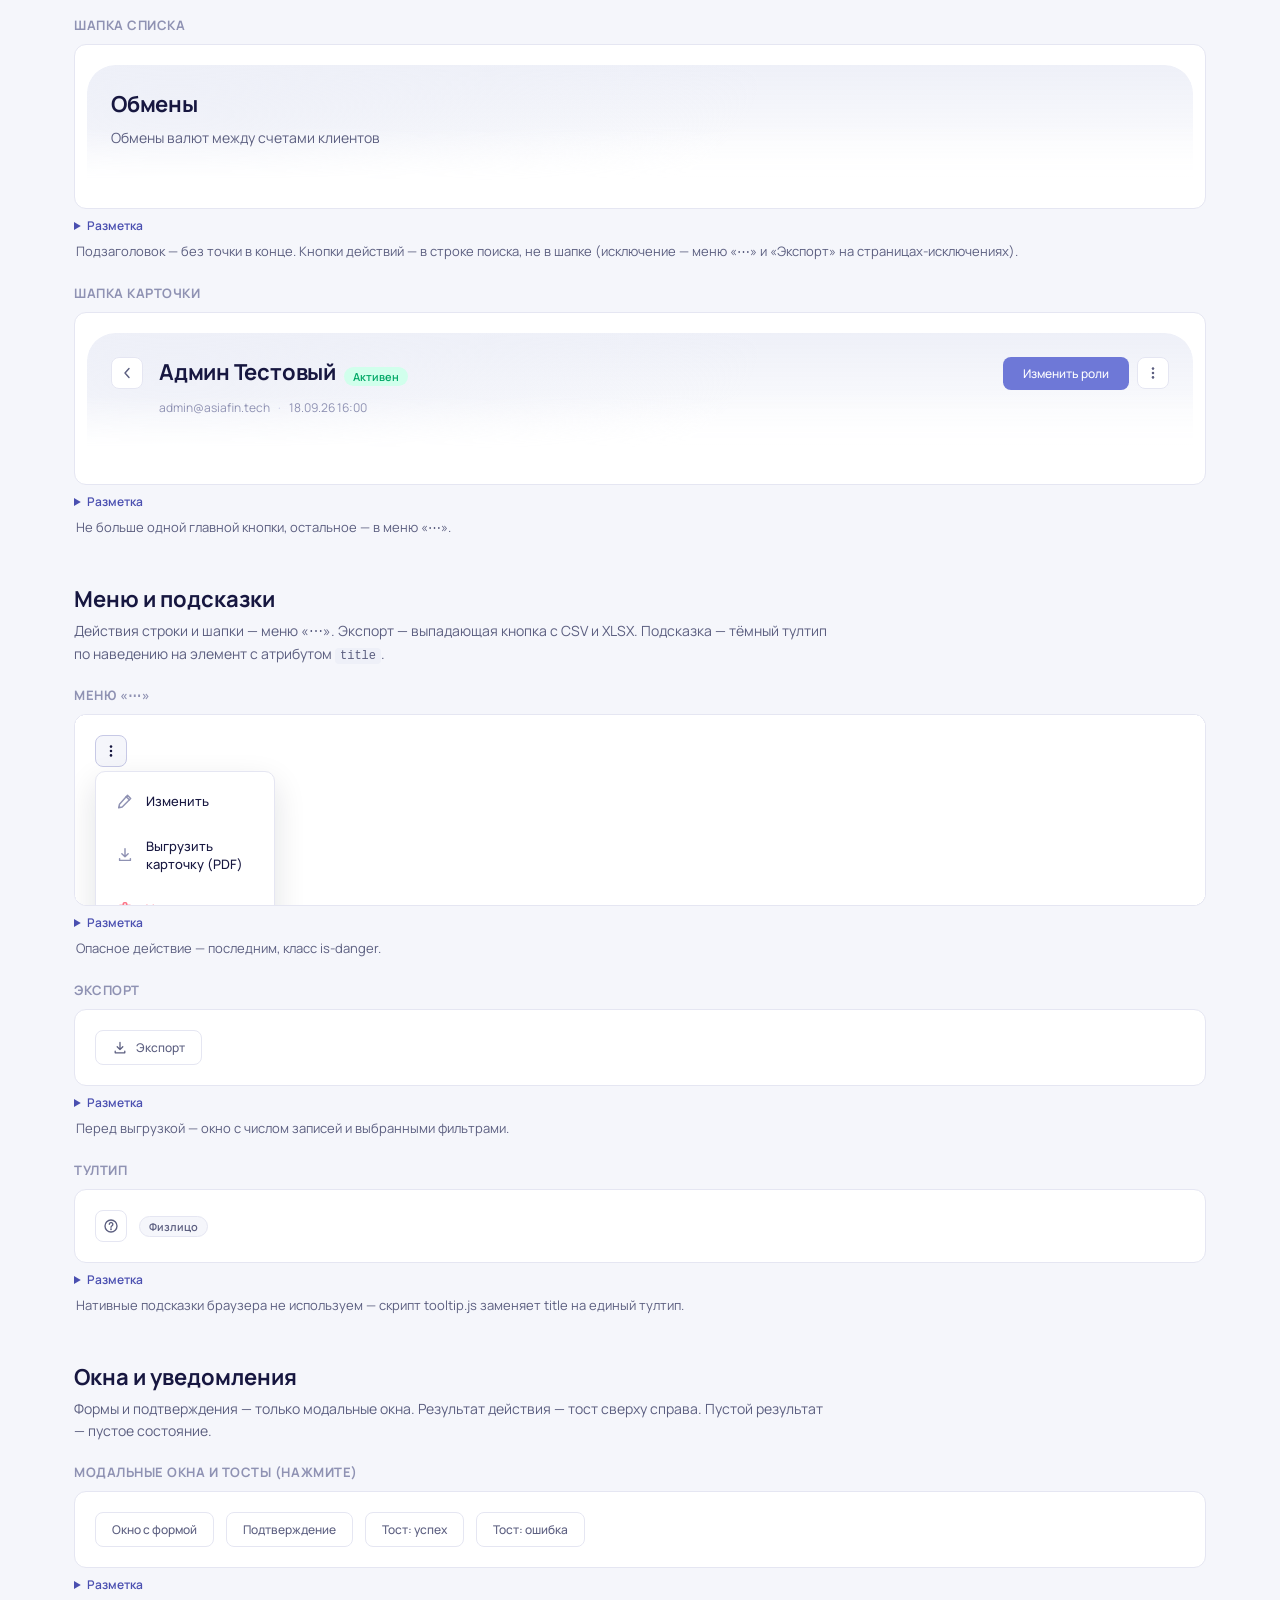
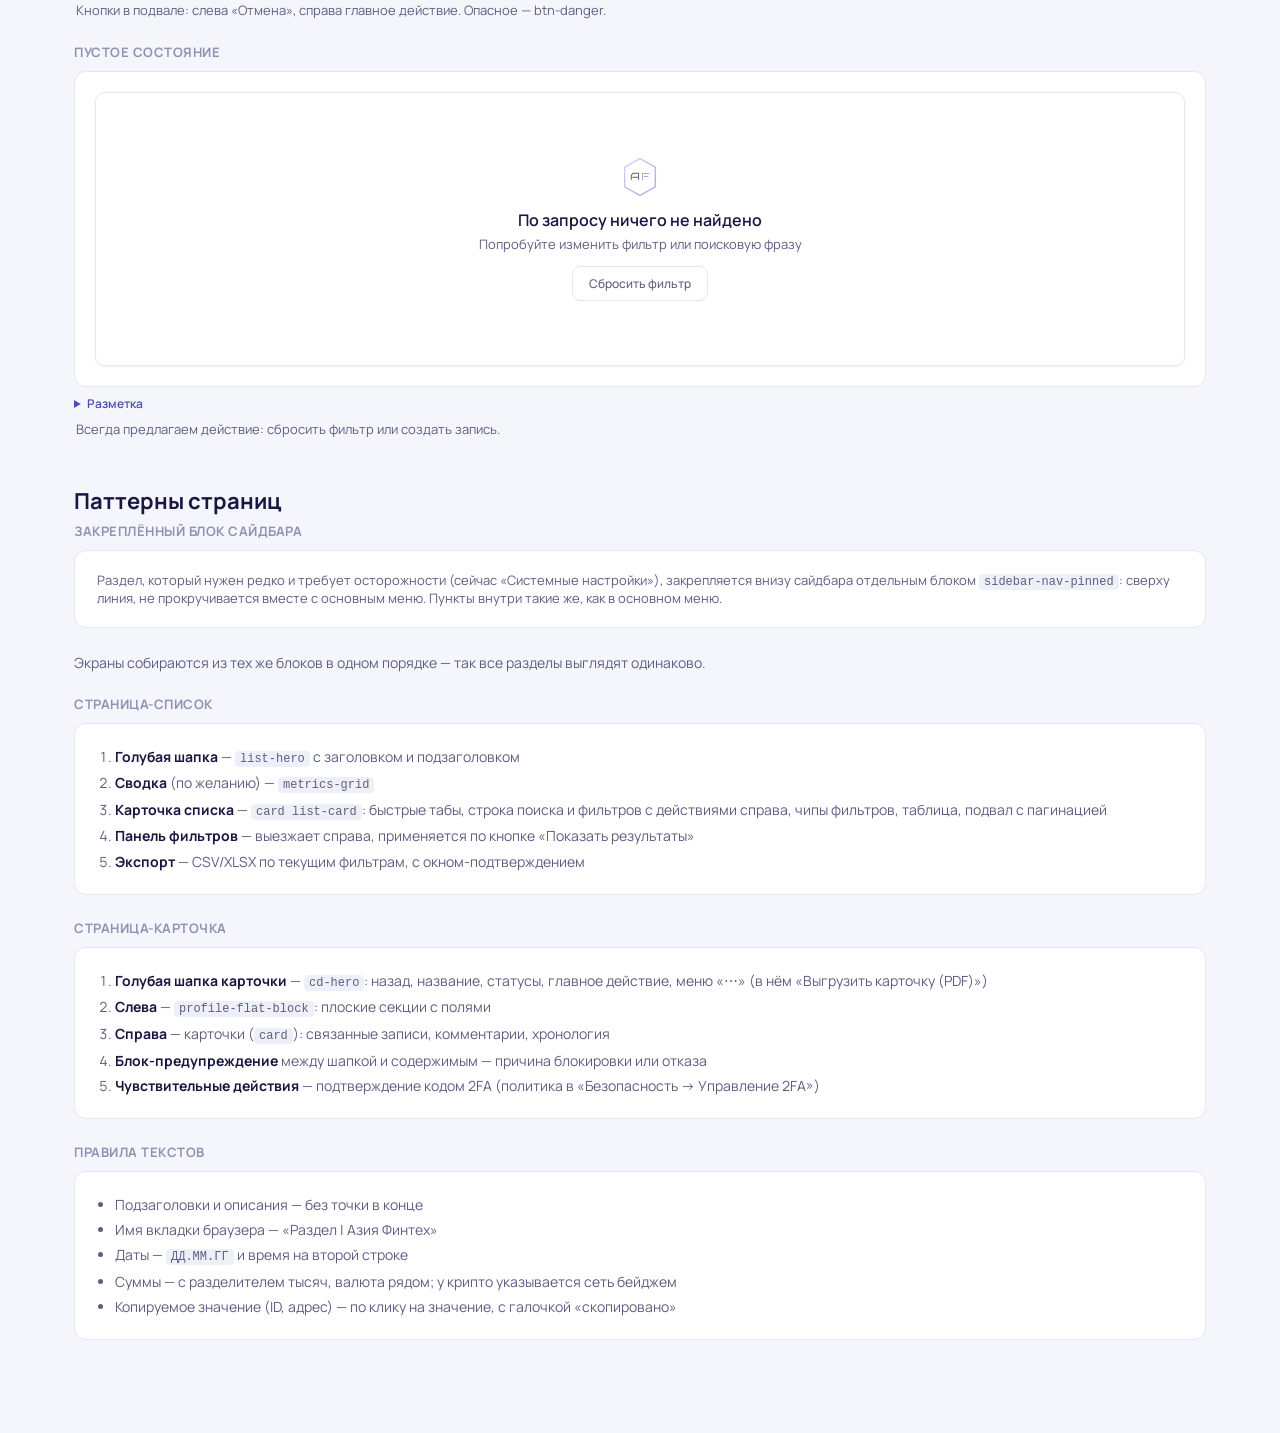
<file: docs/ui-kit.html>
<!doctype html>
<html lang="ru">
<head>
<meta charset="UTF-8" />
<meta name="viewport" content="width=device-width, initial-scale=1.0" />
<title>UI-кит | Азия Финтех</title>
<link rel="icon" type="image/svg+xml" href="../assets/images/logo-icon.svg" />
<link href="https://fonts.googleapis.com/css2?family=Bruno+Ace&family=Manrope:wght@400;500;600;700&display=swap" rel="stylesheet" />
<link rel="stylesheet" href="../assets/tokens.css" />
<link rel="stylesheet" href="../assets/style.css" />
<style>
  body { background: var(--color-bg); color: var(--color-text); font-family: var(--font-family); margin: 0; }
  .kit-page-brand { display: flex; align-items: center; justify-content: center; gap: 10px; padding: 16px 24px 0; font-family: var(--font-family-brand); font-size: 15px; color: var(--color-text-secondary); }
  .kit-page-brand img { width: 24px; height: 24px; }
  .kit-page { max-width: 1180px; margin: 0 auto; padding: 24px 24px 80px; }
  .kit-hero .page-title { font-size: 28px; }
  .kit-hero .page-subtitle { max-width: 720px; }
  .kit-section { margin-top: 48px; scroll-margin-top: 24px; }
  .kit-section > h2 { font-size: 22px; margin: 0 0 6px; }
  .kit-lead { margin: 0 0 20px; color: var(--color-text-secondary); max-width: 760px; line-height: 1.6; font-size: 14px; }
  .kit-item { margin-bottom: 24px; }
  .kit-item h3 { font-size: 13px; text-transform: uppercase; letter-spacing: 0.04em; color: var(--color-text-tertiary); margin: 0 0 10px; }
  .kit-live { padding: 20px; background: var(--color-surface); border: 1px solid var(--color-border); border-radius: 12px; overflow-x: auto; }
  .kit-row { display: flex; flex-wrap: wrap; align-items: center; gap: 12px; }
  .kit-stack { display: flex; flex-direction: column; gap: 14px; }
  .kit-note { margin: 8px 2px 0; font-size: 13px; color: var(--color-text-secondary); }
  .kit-code { margin-top: 8px; }
  .kit-code summary { cursor: pointer; font-size: 12px; color: var(--color-brand-hover); font-weight: 600; }
  .kit-code pre { margin: 8px 0 0; padding: 14px; background: #171740; color: #e6e8ff; border-radius: 10px; overflow-x: auto; font-size: 12px; line-height: 1.55; }
  .kit-swatches { display: grid; grid-template-columns: repeat(auto-fill, minmax(220px, 1fr)); gap: 10px; }
  .kit-swatch { display: flex; align-items: center; gap: 10px; }
  .kit-swatch-color { width: 40px; height: 40px; border-radius: 10px; border: 1px solid var(--color-border); flex: none; }
  .kit-swatch b { display: block; font-size: 12px; }
  .kit-swatch span:not(.kit-swatch-color) { font-size: 11px; color: var(--color-text-tertiary); }
  .kit-type-row { display: grid; grid-template-columns: 260px 1fr; gap: 12px; align-items: baseline; padding: 8px 0; border-bottom: 1px solid var(--color-border); }
  .kit-type-row code { font-size: 11px; color: var(--color-text-tertiary); }
  .kit-type-row em { grid-column: 2; font-style: normal; font-size: 12px; color: var(--color-text-tertiary); }
  .kit-scale-row { display: grid; grid-template-columns: 100px 1fr 60px; align-items: center; gap: 12px; padding: 4px 0; }
  .kit-scale-row code { font-size: 12px; }
  .kit-scale-row em { font-style: normal; font-size: 12px; color: var(--color-text-tertiary); }
  .kit-scale-bar { height: 10px; background: var(--color-brand); border-radius: 3px; display: block; }
  .kit-boxes { display: flex; flex-wrap: wrap; gap: 14px; }
  .kit-box { width: 120px; height: 84px; padding: 10px; background: var(--color-surface); border: 1px solid var(--color-border); display: flex; flex-direction: column; justify-content: flex-end; font-size: 12px; }
  .kit-box span { color: var(--color-text-tertiary); }
  .kit-list { margin: 0; padding-left: 20px; line-height: 1.8; font-size: 14px; color: var(--color-text-secondary); }
  .kit-list b { color: var(--color-text); }
  code { font-family: ui-monospace, SFMono-Regular, Menlo, Consolas, monospace; font-size: 12px; background: var(--color-brand-soft); padding: 1px 5px; border-radius: 4px; }
  .kit-code code { background: none; padding: 0; }
  @media (max-width: 900px) { .kit-page { padding: 20px 16px 60px; } .kit-type-row { grid-template-columns: 1fr; } .kit-type-row em { grid-column: 1; } }
</style>
</head>
<body>
<div class="kit-page-brand"><img src="../assets/images/logo-icon.svg" alt="" /><span>Азия Финтех — Бэк-офис</span></div>
<div class="kit-page">
    <header class="kit-hero page-header"><div class="page-header-main"><h1 class="page-title">UI-кит бэк-офиса «Азия Финтех»</h1><p class="page-subtitle">Компоненты и правила их использования. Кит подключает те же <code>tokens.css</code> и <code>style.css</code>, что и прототип, поэтому вид совпадает с приложением. Разметку каждого блока можно раскрыть под примером. Значения цветов, отступов и типографики собраны автоматически из токенов</p></div></header>
    <div class="flow-sections">
      <section class="flow-section">
        <header class="flow-section-head"><div class="flow-section-main"><h2 class="flow-section-title">Разделы</h2></div><span class="flow-section-count">13</span></header>
        <div class="flow-cards">
          <a class="flow-card" href="#tokens"><div class="flow-card-head"><h3 class="flow-card-title">Токены</h3><span class="flow-card-go"><svg viewBox="0 0 20 20" fill="none" stroke="currentColor" stroke-width="1.6" stroke-linecap="round" stroke-linejoin="round"><path d="M7 13 13 7"/><path d="M8 7h5v5"/></svg></span></div><p class="flow-card-desc">Цвета, типографика, отступы, скругления и тени</p><div class="flow-card-path">#tokens</div></a>
          <a class="flow-card" href="#buttons"><div class="flow-card-head"><h3 class="flow-card-title">Кнопки</h3><span class="flow-card-go"><svg viewBox="0 0 20 20" fill="none" stroke="currentColor" stroke-width="1.6" stroke-linecap="round" stroke-linejoin="round"><path d="M7 13 13 7"/><path d="M8 7h5v5"/></svg></span></div><p class="flow-card-desc">Основные, второстепенные и опасные действия</p><div class="flow-card-path">#buttons</div></a>
          <a class="flow-card" href="#badges"><div class="flow-card-head"><h3 class="flow-card-title">Бейджи и статусы</h3><span class="flow-card-go"><svg viewBox="0 0 20 20" fill="none" stroke="currentColor" stroke-width="1.6" stroke-linecap="round" stroke-linejoin="round"><path d="M7 13 13 7"/><path d="M8 7h5v5"/></svg></span></div><p class="flow-card-desc">Статусы и типы записей</p><div class="flow-card-path">#badges</div></a>
          <a class="flow-card" href="#forms"><div class="flow-card-head"><h3 class="flow-card-title">Поля и переключатели</h3><span class="flow-card-go"><svg viewBox="0 0 20 20" fill="none" stroke="currentColor" stroke-width="1.6" stroke-linecap="round" stroke-linejoin="round"><path d="M7 13 13 7"/><path d="M8 7h5v5"/></svg></span></div><p class="flow-card-desc">Текстовые поля, переключатели, чекбоксы и сегменты</p><div class="flow-card-path">#forms</div></a>
          <a class="flow-card" href="#tabs"><div class="flow-card-head"><h3 class="flow-card-title">Табы</h3><span class="flow-card-go"><svg viewBox="0 0 20 20" fill="none" stroke="currentColor" stroke-width="1.6" stroke-linecap="round" stroke-linejoin="round"><path d="M7 13 13 7"/><path d="M8 7h5v5"/></svg></span></div><p class="flow-card-desc">Вкладки страницы и быстрые табы над таблицей</p><div class="flow-card-path">#tabs</div></a>
          <a class="flow-card" href="#filters"><div class="flow-card-head"><h3 class="flow-card-title">Поиск и фильтры</h3><span class="flow-card-go"><svg viewBox="0 0 20 20" fill="none" stroke="currentColor" stroke-width="1.6" stroke-linecap="round" stroke-linejoin="round"><path d="M7 13 13 7"/><path d="M8 7h5v5"/></svg></span></div><p class="flow-card-desc">Строка поиска, чипы фильтров и боковая панель</p><div class="flow-card-path">#filters</div></a>
          <a class="flow-card" href="#table"><div class="flow-card-head"><h3 class="flow-card-title">Таблица</h3><span class="flow-card-go"><svg viewBox="0 0 20 20" fill="none" stroke="currentColor" stroke-width="1.6" stroke-linecap="round" stroke-linejoin="round"><path d="M7 13 13 7"/><path d="M8 7h5v5"/></svg></span></div><p class="flow-card-desc">Список записей с сортировкой, пагинацией и подвалом</p><div class="flow-card-path">#table</div></a>
          <a class="flow-card" href="#metrics"><div class="flow-card-head"><h3 class="flow-card-title">Сводка (KPI)</h3><span class="flow-card-go"><svg viewBox="0 0 20 20" fill="none" stroke="currentColor" stroke-width="1.6" stroke-linecap="round" stroke-linejoin="round"><path d="M7 13 13 7"/><path d="M8 7h5v5"/></svg></span></div><p class="flow-card-desc">Сводные показатели над списком</p><div class="flow-card-path">#metrics</div></a>
          <a class="flow-card" href="#cards"><div class="flow-card-head"><h3 class="flow-card-title">Карточки и секции</h3><span class="flow-card-go"><svg viewBox="0 0 20 20" fill="none" stroke="currentColor" stroke-width="1.6" stroke-linecap="round" stroke-linejoin="round"><path d="M7 13 13 7"/><path d="M8 7h5v5"/></svg></span></div><p class="flow-card-desc">Карточки, секции и пустые состояния</p><div class="flow-card-path">#cards</div></a>
          <a class="flow-card" href="#headers"><div class="flow-card-head"><h3 class="flow-card-title">Шапки страниц</h3><span class="flow-card-go"><svg viewBox="0 0 20 20" fill="none" stroke="currentColor" stroke-width="1.6" stroke-linecap="round" stroke-linejoin="round"><path d="M7 13 13 7"/><path d="M8 7h5v5"/></svg></span></div><p class="flow-card-desc">Шапка списка и шапка карточки</p><div class="flow-card-path">#headers</div></a>
          <a class="flow-card" href="#menus"><div class="flow-card-head"><h3 class="flow-card-title">Меню и подсказки</h3><span class="flow-card-go"><svg viewBox="0 0 20 20" fill="none" stroke="currentColor" stroke-width="1.6" stroke-linecap="round" stroke-linejoin="round"><path d="M7 13 13 7"/><path d="M8 7h5v5"/></svg></span></div><p class="flow-card-desc">Выпадающие меню, тултипы и меню «⋯»</p><div class="flow-card-path">#menus</div></a>
          <a class="flow-card" href="#overlays"><div class="flow-card-head"><h3 class="flow-card-title">Окна и уведомления</h3><span class="flow-card-go"><svg viewBox="0 0 20 20" fill="none" stroke="currentColor" stroke-width="1.6" stroke-linecap="round" stroke-linejoin="round"><path d="M7 13 13 7"/><path d="M8 7h5v5"/></svg></span></div><p class="flow-card-desc">Модальные окна, подтверждения и тосты</p><div class="flow-card-path">#overlays</div></a>
          <a class="flow-card" href="#patterns"><div class="flow-card-head"><h3 class="flow-card-title">Паттерны страниц</h3><span class="flow-card-go"><svg viewBox="0 0 20 20" fill="none" stroke="currentColor" stroke-width="1.6" stroke-linecap="round" stroke-linejoin="round"><path d="M7 13 13 7"/><path d="M8 7h5v5"/></svg></span></div><p class="flow-card-desc">Из чего собирается страница-список и страница-карточка</p><div class="flow-card-path">#patterns</div></a>
        </div>
      </section>
    </div>
    <section id="tokens" class="kit-section"><h2>Токены</h2><p class="kit-lead">Единственный источник значений — <code>assets/tokens.css</code>. Компоненты ссылаются на переменные, значения в разметке не пишем. Значения ниже совпадают с этим файлом; при изменении токена обновляйте и эту страницу.</p><div class="kit-item"><h3>Нейтральные</h3><div class="kit-live"><div class="kit-swatches"><div class="kit-swatch"><span class="kit-swatch-color" style="background:var(--color-bg)"></span><div><b>--color-bg</b><span>#f5f6fb</span></div></div><div class="kit-swatch"><span class="kit-swatch-color" style="background:var(--color-surface)"></span><div><b>--color-surface</b><span>#ffffff</span></div></div><div class="kit-swatch"><span class="kit-swatch-color" style="background:var(--color-border)"></span><div><b>--color-border</b><span>#e5e6f2</span></div></div><div class="kit-swatch"><span class="kit-swatch-color" style="background:var(--color-border-strong)"></span><div><b>--color-border-strong</b><span>#c7c9e6</span></div></div><div class="kit-swatch"><span class="kit-swatch-color" style="background:var(--color-text)"></span><div><b>--color-text</b><span>#171740</span></div></div><div class="kit-swatch"><span class="kit-swatch-color" style="background:var(--color-text-secondary)"></span><div><b>--color-text-secondary</b><span>#5c5f80</span></div></div><div class="kit-swatch"><span class="kit-swatch-color" style="background:var(--color-text-tertiary)"></span><div><b>--color-text-tertiary</b><span>#8f92b3</span></div></div></div></div></div><div class="kit-item"><h3>Бренд</h3><div class="kit-live"><div class="kit-swatches"><div class="kit-swatch"><span class="kit-swatch-color" style="background:var(--color-brand)"></span><div><b>--color-brand</b><span>#6e78d7</span></div></div><div class="kit-swatch"><span class="kit-swatch-color" style="background:var(--color-brand-hover)"></span><div><b>--color-brand-hover</b><span>#4a4fb0</span></div></div><div class="kit-swatch"><span class="kit-swatch-color" style="background:var(--color-brand-soft)"></span><div><b>--color-brand-soft</b><span>#eef0f8</span></div></div><div class="kit-swatch"><span class="kit-swatch-color" style="background:var(--color-brand-soft-text)"></span><div><b>--color-brand-soft-text</b><span>#4a4fb0</span></div></div></div></div></div><div class="kit-item"><h3>Семантические</h3><div class="kit-live"><div class="kit-swatches"><div class="kit-swatch"><span class="kit-swatch-color" style="background:var(--color-success)"></span><div><b>--color-success</b><span>#00cb79</span></div></div><div class="kit-swatch"><span class="kit-swatch-color" style="background:var(--color-success-soft)"></span><div><b>--color-success-soft</b><span>#d1ffec</span></div></div><div class="kit-swatch"><span class="kit-swatch-color" style="background:var(--color-warning)"></span><div><b>--color-warning</b><span>#d97706</span></div></div><div class="kit-swatch"><span class="kit-swatch-color" style="background:var(--color-warning-soft)"></span><div><b>--color-warning-soft</b><span>#fef3e2</span></div></div><div class="kit-swatch"><span class="kit-swatch-color" style="background:var(--color-danger)"></span><div><b>--color-danger</b><span>#fb7185</span></div></div><div class="kit-swatch"><span class="kit-swatch-color" style="background:var(--color-danger-soft)"></span><div><b>--color-danger-soft</b><span>#ffe4e8</span></div></div><div class="kit-swatch"><span class="kit-swatch-color" style="background:var(--color-info)"></span><div><b>--color-info</b><span>#8c96e1</span></div></div><div class="kit-swatch"><span class="kit-swatch-color" style="background:var(--color-info-soft)"></span><div><b>--color-info-soft</b><span>#eef0f8</span></div></div><div class="kit-swatch"><span class="kit-swatch-color" style="background:var(--color-success-soft-text)"></span><div><b>--color-success-soft-text</b><span>#00a866</span></div></div><div class="kit-swatch"><span class="kit-swatch-color" style="background:var(--color-warning-soft-text)"></span><div><b>--color-warning-soft-text</b><span>#b45309</span></div></div><div class="kit-swatch"><span class="kit-swatch-color" style="background:var(--color-danger-soft-text)"></span><div><b>--color-danger-soft-text</b><span>#c73456</span></div></div><div class="kit-swatch"><span class="kit-swatch-color" style="background:var(--color-info-soft-text)"></span><div><b>--color-info-soft-text</b><span>#4a4fb0</span></div></div></div></div></div><div class="kit-item"><h3>Типографика</h3><div class="kit-live"><div class="kit-type"><div class="kit-type-row"><code>--font-size-xs · 11px</code><span style="font-size:var(--font-size-xs)">Азия Финтех — бэк-офис 0123456789</span><em>Подписи, мелкий вспомогательный текст</em></div><div class="kit-type-row"><code>--font-size-sm · 12px</code><span style="font-size:var(--font-size-sm)">Азия Финтех — бэк-офис 0123456789</span><em>Ячейки-подписи, подсказки, бейджи</em></div><div class="kit-type-row"><code>--font-size-base · 13px</code><span style="font-size:var(--font-size-base)">Азия Финтех — бэк-офис 0123456789</span><em>Основной текст интерфейса</em></div><div class="kit-type-row"><code>--font-size-md · 14px</code><span style="font-size:var(--font-size-md)">Азия Финтех — бэк-офис 0123456789</span><em>Крупный основной текст, поля</em></div><div class="kit-type-row"><code>--font-size-lg · 16px</code><span style="font-size:var(--font-size-lg)">Азия Финтех — бэк-офис 0123456789</span><em>Заголовки секций</em></div><div class="kit-type-row"><code>--font-size-xl · 19px</code><span style="font-size:var(--font-size-xl)">Азия Финтех — бэк-офис 0123456789</span><em>Заголовки страниц (моб.)</em></div><div class="kit-type-row"><code>--font-size-xxl · 22px</code><span style="font-size:var(--font-size-xxl)">Азия Финтех — бэк-офис 0123456789</span><em>Заголовок страницы</em></div></div><div class="kit-type"><div class="kit-type-row"><code>--font-weight-regular 400 / medium 500 / semibold 600 / bold 700</code><span><span style="font-weight:400">Regular</span> · <span style="font-weight:500">Medium</span> · <span style="font-weight:600">Semibold</span> · <span style="font-weight:700">Bold</span></span><em>Основной шрифт Manrope; логотип — Bruno Ace</em></div></div></div></div><div class="kit-item"><h3>Отступы (шаг 4 px)</h3><div class="kit-live"><div class="kit-scale"><div class="kit-scale-row"><code>--space-1</code><span class="kit-scale-bar" style="width:var(--space-1)"></span><em>4px</em></div><div class="kit-scale-row"><code>--space-2</code><span class="kit-scale-bar" style="width:var(--space-2)"></span><em>8px</em></div><div class="kit-scale-row"><code>--space-3</code><span class="kit-scale-bar" style="width:var(--space-3)"></span><em>12px</em></div><div class="kit-scale-row"><code>--space-4</code><span class="kit-scale-bar" style="width:var(--space-4)"></span><em>16px</em></div><div class="kit-scale-row"><code>--space-5</code><span class="kit-scale-bar" style="width:var(--space-5)"></span><em>20px</em></div><div class="kit-scale-row"><code>--space-6</code><span class="kit-scale-bar" style="width:var(--space-6)"></span><em>24px</em></div><div class="kit-scale-row"><code>--space-8</code><span class="kit-scale-bar" style="width:var(--space-8)"></span><em>32px</em></div><div class="kit-scale-row"><code>--space-10</code><span class="kit-scale-bar" style="width:var(--space-10)"></span><em>40px</em></div><div class="kit-scale-row"><code>--space-12</code><span class="kit-scale-bar" style="width:var(--space-12)"></span><em>48px</em></div></div></div></div><div class="kit-item"><h3>Скругления и тени</h3><div class="kit-live"><div class="kit-boxes"><div class="kit-box" style="border-radius:var(--radius-sm)"><b>--radius-sm</b><span>5px</span></div><div class="kit-box" style="border-radius:var(--radius-md)"><b>--radius-md</b><span>8px</span></div><div class="kit-box" style="border-radius:var(--radius-lg)"><b>--radius-lg</b><span>10px</span></div><div class="kit-box" style="border-radius:var(--radius-full)"><b>--radius-full</b><span>999px</span></div><div class="kit-box" style="box-shadow:var(--shadow-sm)"><b>--shadow-sm</b><span>тень</span></div><div class="kit-box" style="box-shadow:var(--shadow-md)"><b>--shadow-md</b><span>тень</span></div><div class="kit-box" style="box-shadow:var(--shadow-lg)"><b>--shadow-lg</b><span>тень</span></div></div></div></div></section><section id="buttons" class="kit-section"><h2>Кнопки</h2><p class="kit-lead">Одно главное действие на экран или блок — <code>btn-primary</code>. Остальное — <code>btn-secondary</code>. Необратимое — <code>btn-danger</code>. Иконка внутри кнопки 16 px, текст в одну строку.</p><div class="kit-item"><h3>Варианты</h3><div class="kit-live"><div class="kit-row"><button class="btn-primary">Главное действие</button><button class="btn-secondary">Второстепенное</button><button class="btn-danger">Удалить</button><button class="btn-primary" disabled>Недоступно</button><button class="btn-secondary" disabled>Недоступно</button></div></div><details class="kit-code"><summary>Разметка</summary><pre><code>&lt;button class=&quot;btn-primary&quot;&gt;Главное действие&lt;/button&gt;
&lt;button class=&quot;btn-secondary&quot;&gt;Второстепенное&lt;/button&gt;
&lt;button class=&quot;btn-danger&quot;&gt;Удалить&lt;/button&gt;
&lt;button class=&quot;btn-primary&quot; disabled&gt;Недоступно&lt;/button&gt;</code></pre></details><p class="kit-note">Отключённая кнопка объясняется подсказкой (title), а не скрывается.</p></div><div class="kit-item"><h3>С иконкой</h3><div class="kit-live"><div class="kit-row"><button class="btn-primary"><svg viewBox="0 0 20 20" fill="none" stroke="currentColor" stroke-width="1.8" stroke-linecap="round" stroke-linejoin="round"><path d="M10 4v12M4 10h12"/></svg><span>Добавить</span></button><button class="btn-secondary"><svg viewBox="0 0 20 20" fill="none" stroke="currentColor" stroke-width="1.6" stroke-linecap="round" stroke-linejoin="round"><path d="M10 3v9m0 0-3.5-3.5M10 12l3.5-3.5M4 14v2h12v-2"/></svg><span>Экспорт</span></button></div></div><details class="kit-code"><summary>Разметка</summary><pre><code>&lt;button class=&quot;btn-primary&quot;&gt;&lt;svg…/&gt; &lt;span&gt;Добавить&lt;/span&gt;&lt;/button&gt;</code></pre></details><p class="kit-note">Иконка слева, размер задаётся стилем кнопки.</p></div><div class="kit-item"><h3>Иконочные кнопки</h3><div class="kit-live"><div class="kit-row"><button class="client-detail-actions-btn" title="Информация"><svg viewBox="0 0 20 20" fill="none" stroke="currentColor" stroke-width="1.7" stroke-linecap="round" stroke-linejoin="round"><circle cx="10" cy="10" r="7.5"/><path d="M7.9 7.8a2.2 2.2 0 1 1 3.4 1.9c-.8.5-1.3 1-1.3 1.9"/><circle cx="10" cy="14.2" r=".4" fill="currentColor"/></svg></button><div class="row-kebab"><button class="row-kebab-btn" title="Действия"><svg viewBox="0 0 20 20" fill="currentColor"><circle cx="10" cy="4.5" r="1.6"/><circle cx="10" cy="10" r="1.6"/><circle cx="10" cy="15.5" r="1.6"/></svg></button></div><button class="client-detail-back" title="Назад"><svg viewBox="0 0 20 20" fill="none" stroke="currentColor" stroke-width="1.8" stroke-linecap="round" stroke-linejoin="round"><path d="m12.5 4.5-5 5.5 5 5.5"/></svg></button></div></div><details class="kit-code"><summary>Разметка</summary><pre><code>&lt;button class=&quot;client-detail-actions-btn&quot; title=&quot;Информация&quot;&gt;…&lt;/button&gt;
&lt;button class=&quot;row-kebab-btn&quot;&gt;…&lt;/button&gt;
&lt;button class=&quot;client-detail-back&quot;&gt;…&lt;/button&gt;</code></pre></details><p class="kit-note">Квадрат 32 px, обводка, белый фон. Всегда с title (тултип).</p></div></section><section id="badges" class="kit-section"><h2>Бейджи и статусы</h2><p class="kit-lead">Бейдж — короткий статус или тип. Цвет несёт смысл: зелёный — успех/активно, жёлтый — в процессе или требует внимания, красный — отказ/ошибка, синий — информационный, серый — нейтральный.</p><div class="kit-item"><h3>Варианты</h3><div class="kit-live"><div class="kit-row"><span class="badge badge-success">Активен</span><span class="badge badge-warning">Ожидает</span><span class="badge badge-danger">Отклонён</span><span class="badge badge-info">В обработке</span><span class="badge badge-neutral">Физлицо</span></div></div><details class="kit-code"><summary>Разметка</summary><pre><code>&lt;span class=&quot;badge badge-success&quot;&gt;Активен&lt;/span&gt;
&lt;span class=&quot;badge badge-warning&quot;&gt;Ожидает&lt;/span&gt;
&lt;span class=&quot;badge badge-danger&quot;&gt;Отклонён&lt;/span&gt;
&lt;span class=&quot;badge badge-info&quot;&gt;В обработке&lt;/span&gt;
&lt;span class=&quot;badge badge-neutral&quot;&gt;Физлицо&lt;/span&gt;</code></pre></details><p class="kit-note">Тип клиента, сеть, валюта — нейтральные бейджи. Статусы — цветные.</p></div></section><section id="forms" class="kit-section"><h2>Поля и переключатели</h2><p class="kit-lead">Подпись над полем, ошибка под полем красным текстом. Переключатель для мгновенных настроек «вкл/выкл», чекбокс — для выбора из списка.</p><div class="kit-item"><h3>Текстовое поле, область, выбор</h3><div class="kit-live"><div class="kit-stack" style="max-width:420px"><label class="filters-field"><span class="filters-field-label">Название</span><input class="address-form-input" type="text" value="Роль оператора" /></label><label class="filters-field"><span class="filters-field-label">Описание</span><textarea class="form-textarea" rows="2">Оператор платежей</textarea></label><label class="filters-field"><span class="filters-field-label">Статус</span><select class="address-form-input"><option>Активна</option><option>В архиве</option></select></label><div class="form-error">Укажите название роли</div></div></div><details class="kit-code"><summary>Разметка</summary><pre><code>&lt;label class=&quot;filters-field&quot;&gt;
  &lt;span class=&quot;filters-field-label&quot;&gt;Название&lt;/span&gt;
  &lt;input class=&quot;address-form-input&quot; type=&quot;text&quot; /&gt;
&lt;/label&gt;
&lt;textarea class=&quot;form-textarea&quot; rows=&quot;2&quot;&gt;&lt;/textarea&gt;
&lt;div class=&quot;form-error&quot;&gt;Текст ошибки&lt;/div&gt;</code></pre></details><p class="kit-note">Ошибка появляется под полем внутри формы, не в тосте.</p></div><div class="kit-item"><h3>Переключатель</h3><div class="kit-live"><div class="kit-stack"><label class="switch-row"><span class="switch"><input type="checkbox" checked /><span class="switch-track"><span class="switch-thumb"></span></span></span><span class="switch-row-label">Требовать код при входе<span class="table-cell-muted ed-check-hint">Без кода войти в админку нельзя</span></span></label><label class="switch-row"><span class="switch"><input type="checkbox" /><span class="switch-track"><span class="switch-thumb"></span></span></span><span class="switch-row-label">Выключенный</span></label></div></div><details class="kit-code"><summary>Разметка</summary><pre><code>&lt;label class=&quot;switch-row&quot;&gt;
  &lt;span class=&quot;switch&quot;&gt;&lt;input type=&quot;checkbox&quot; checked /&gt;
    &lt;span class=&quot;switch-track&quot;&gt;&lt;span class=&quot;switch-thumb&quot;&gt;&lt;/span&gt;&lt;/span&gt;&lt;/span&gt;
  &lt;span class=&quot;switch-row-label&quot;&gt;Подпись&lt;/span&gt;
&lt;/label&gt;</code></pre></details><p class="kit-note">Один вид переключателя на всё приложение, подпись справа.</p></div><div class="kit-item"><h3>Чекбокс и сегмент</h3><div class="kit-live"><div class="kit-row"><label class="filter-checkbox-item"><input type="checkbox" checked /><span class="filter-checkbox-box"></span><span>Физлица</span></label><label class="filter-checkbox-item"><input type="checkbox" /><span class="filter-checkbox-box"></span><span>Юрлица</span></label><div class="filter-seg"><button class="filter-seg-btn">Каждый раз</button><button class="filter-seg-btn is-active">5 мин</button><button class="filter-seg-btn">15 мин</button></div></div></div><details class="kit-code"><summary>Разметка</summary><pre><code>&lt;label class=&quot;filter-checkbox-item&quot;&gt;&lt;input type=&quot;checkbox&quot; /&gt;&lt;span class=&quot;filter-checkbox-box&quot;&gt;&lt;/span&gt;&lt;span&gt;Подпись&lt;/span&gt;&lt;/label&gt;
&lt;div class=&quot;filter-seg&quot;&gt;&lt;button class=&quot;filter-seg-btn is-active&quot;&gt;5 мин&lt;/button&gt;…&lt;/div&gt;</code></pre></details><p class="kit-note">Сегмент — выбор одного значения из 2–4.</p></div><div class="kit-item"><h3>Обязательное поле</h3><div class="kit-live"><div class="kit-stack" style="max-width:420px"><label class="filters-field"><span class="filters-field-label">Фамилия<span class="req-star">*</span></span><input class="address-form-input" type="text" value="" /></label><label class="filters-field"><span class="filters-field-label">Отчество</span><input class="address-form-input" type="text" value="" /></label></div></div><details class="kit-code"><summary>Разметка</summary><pre><code>&lt;span class=&quot;filters-field-label&quot;&gt;Фамилия&lt;span class=&quot;req-star&quot;&gt;*&lt;/span&gt;&lt;/span&gt;</code></pre></details><p class="kit-note">Звёздочка сразу после подписи, красным. Отмечаются только поля, которые проверяются при сохранении. Слово «обязательно» в подписи не пишем.</p></div><div class="kit-item"><h3>Выпадающий список с поиском</h3><div class="kit-live"><div class="kit-stack" style="max-width:420px"><label class="filters-field"><span class="filters-field-label">Клиент<span class="req-star">*</span></span><div class="mf-select"><button type="button" class="mf-select-btn"><span class="mf-select-label">Выберите клиента</span><svg viewBox="0 0 20 20" fill="none" stroke="currentColor" stroke-width="1.6" stroke-linecap="round" stroke-linejoin="round"><path d="m6 8 4 4 4-4"/></svg></button></div></label></div></div><details class="kit-code"><summary>Разметка</summary><pre><code>&lt;div class=&quot;mf-select&quot;&gt;&lt;button type=&quot;button&quot; class=&quot;mf-select-btn&quot;&gt;&lt;span class=&quot;mf-select-label&quot;&gt;Выберите клиента&lt;/span&gt;…&lt;/button&gt;&lt;/div&gt;</code></pre></details><p class="kit-note">Один вид выбора на всё приложение: закрытая кнопка, по клику попап со строкой поиска и списком. Список сразу не выводится. Попап открывается скриптом приложения (mfSelect), в этой странице показан только триггер.</p></div><div class="kit-item"><h3>Форма в модалке</h3><div class="kit-live"><p class="kit-note" style="margin-top:0">Поля формы в модалке оборачиваются в <code>modal-form</code>: между полями 16 px, между подписью и полем 4 px. Подпись в модалке без внешнего отступа снизу.</p></div><details class="kit-code"><summary>Разметка</summary><pre><code>&lt;div class=&quot;modal-form&quot;&gt;
  &lt;label class=&quot;filters-field&quot;&gt;…&lt;/label&gt;
  &lt;label class=&quot;filters-field&quot;&gt;…&lt;/label&gt;
&lt;/div&gt;</code></pre></details></div><div class="kit-item"><h3>Пометка в спеке</h3><div class="kit-live"><p class="kit-note" style="margin-top:0">Неподтверждённое в спеке раздела пишется как <code>==текст==</code> и подсвечивается жёлтым (класс <code>docs-todo</code>). Так видно, что нужно уточнить.</p></div></div></section><section id="tabs" class="kit-section"><h2>Табы</h2><p class="kit-lead">Вкладки страницы — <code>cd-subtabs</code> (с иконкой и счётчиком). Быстрые табы над таблицей — <code>quick-tabs</code>, фильтруют список по статусу и показывают число записей.</p><div class="kit-item"><h3>Вкладки страницы</h3><div class="kit-live"><div class="cd-tabs-wrap"><div class="cd-subtabs"><button class="cd-subtab is-active"><span>Роли</span><span class="quick-tab-count">14</span></button><button class="cd-subtab"><span>Администраторы</span><span class="quick-tab-count">14</span></button></div></div></div><details class="kit-code"><summary>Разметка</summary><pre><code>&lt;div class=&quot;cd-tabs-wrap&quot;&gt;&lt;div class=&quot;cd-subtabs&quot;&gt;
  &lt;button class=&quot;cd-subtab is-active&quot;&gt;&lt;span&gt;Роли&lt;/span&gt;&lt;span class=&quot;quick-tab-count&quot;&gt;14&lt;/span&gt;&lt;/button&gt;
  &lt;button class=&quot;cd-subtab&quot;&gt;&lt;span&gt;Администраторы&lt;/span&gt;&lt;/button&gt;
&lt;/div&gt;&lt;/div&gt;</code></pre></details><p class="kit-note">Активная вкладка — класс is-active.</p></div><div class="kit-item"><h3>Быстрые табы</h3><div class="kit-live"><div class="quick-tabs"><button class="quick-tab is-active">Все<span class="quick-tab-count">34</span></button><button class="quick-tab">Активные<span class="quick-tab-count">21</span></button><button class="quick-tab">Заблокированные<span class="quick-tab-count">3</span></button></div></div><details class="kit-code"><summary>Разметка</summary><pre><code>&lt;div class=&quot;quick-tabs&quot;&gt;
  &lt;button class=&quot;quick-tab is-active&quot;&gt;Все&lt;span class=&quot;quick-tab-count&quot;&gt;34&lt;/span&gt;&lt;/button&gt;
  &lt;button class=&quot;quick-tab&quot;&gt;Активные&lt;span class=&quot;quick-tab-count&quot;&gt;21&lt;/span&gt;&lt;/button&gt;
&lt;/div&gt;</code></pre></details><p class="kit-note">Первый таб всегда «Все».</p></div></section><section id="filters" class="kit-section"><h2>Поиск и фильтры</h2><p class="kit-lead">Строка над таблицей: поиск, кнопка «Фильтры» (открывает панель справа) и действия списка справа. Выбранные фильтры — чипы под строкой.</p><div class="kit-item"><h3>Строка поиска и фильтров</h3><div class="kit-live"><div class="filters-bar-compact"><div class="filters-search"><svg viewBox="0 0 20 20" fill="none" stroke="currentColor" stroke-width="1.6" stroke-linecap="round" stroke-linejoin="round"><circle cx="9" cy="9" r="5.5"/><path d="m17 17-3.5-3.5"/></svg><input type="text" placeholder="Поиск по имени, почте или ID" /></div><button class="filter-trigger"><svg viewBox="0 0 20 20" fill="none" stroke="currentColor" stroke-width="1.6" stroke-linecap="round" stroke-linejoin="round"><path d="M3 4.5h14M6 10h8M8.5 15.5h3"/></svg><span>Фильтры</span><span class="filter-badge">2</span></button><span class="filters-bar-end"><button class="btn-secondary"><svg viewBox="0 0 20 20" fill="none" stroke="currentColor" stroke-width="1.6" stroke-linecap="round" stroke-linejoin="round"><path d="M10 3v9m0 0-3.5-3.5M10 12l3.5-3.5M4 14v2h12v-2"/></svg>Экспорт</button><button class="btn-primary"><svg viewBox="0 0 20 20" fill="none" stroke="currentColor" stroke-width="1.8" stroke-linecap="round" stroke-linejoin="round"><path d="M10 4v12M4 10h12"/></svg><span>Добавить</span></button></span></div><div class="filter-chips"><span class="filter-chip">Статус: Активные<button class="filter-chip-remove"><svg viewBox="0 0 20 20" fill="none" stroke="currentColor" stroke-width="1.8" stroke-linecap="round" stroke-linejoin="round"><path d="m6 6 8 8M14 6l-8 8"/></svg></button></span><span class="filter-chip">Тип: Физлицо<button class="filter-chip-remove"><svg viewBox="0 0 20 20" fill="none" stroke="currentColor" stroke-width="1.8" stroke-linecap="round" stroke-linejoin="round"><path d="m6 6 8 8M14 6l-8 8"/></svg></button></span></div></div><details class="kit-code"><summary>Разметка</summary><pre><code>&lt;div class=&quot;filters-bar-compact&quot;&gt;
  &lt;div class=&quot;filters-search&quot;&gt;&lt;svg…/&gt;&lt;input type=&quot;text&quot; placeholder=&quot;Поиск&quot; /&gt;&lt;/div&gt;
  &lt;button class=&quot;filter-trigger&quot;&gt;&lt;svg…/&gt;&lt;span&gt;Фильтры&lt;/span&gt;&lt;span class=&quot;filter-badge&quot;&gt;2&lt;/span&gt;&lt;/button&gt;
  &lt;span class=&quot;filters-bar-end&quot;&gt; …кнопки действий… &lt;/span&gt;
&lt;/div&gt;
&lt;div class=&quot;filter-chips&quot;&gt;&lt;span class=&quot;filter-chip&quot;&gt;Статус: Активные &lt;button class=&quot;filter-chip-remove&quot;&gt;…&lt;/button&gt;&lt;/span&gt;&lt;/div&gt;</code></pre></details><p class="kit-note">Действия списка (экспорт, добавить) — справа в этой же строке.</p></div></section><section id="table" class="kit-section"><h2>Таблица</h2><p class="kit-lead">Первая колонка — название-ссылка и под ним ID с копированием. Дата — двумя строками (дата и время). Действия строки — только меню «⋯» в последней колонке, без подписи в заголовке. Внизу: «Всего», страницы, размер страницы.</p><div class="kit-item"><h3>Таблица списка</h3><div class="kit-live"><div class="card list-card">
  <table class="data-table">
    <thead><tr><th><button class="th-sort is-active">Пользователь</button></th><th>Тип</th><th>Статус</th><th>Создан</th><th></th></tr></thead>
    <tbody>
      <tr><td><div class="identity-cell"><button class="table-link">user10@fexpost.com</button><div class="identity-cell-sub"><span class="identity-cell-tag">ID</span><button class="id-copy"><span class="id-copy-label">b4e0…5c9f</span><svg viewBox="0 0 20 20" fill="none" stroke="currentColor" stroke-width="1.6" stroke-linecap="round" stroke-linejoin="round"><rect x="7" y="7" width="9" height="9" rx="1.5"/><path d="M13 7V5.5A1.5 1.5 0 0 0 11.5 4h-6A1.5 1.5 0 0 0 4 5.5v6A1.5 1.5 0 0 0 5.5 13H7"/></svg></button></div></div></td><td><span class="badge badge-neutral">Физлицо</span></td><td><span class="badge badge-success">Активен</span></td><td><div class="identity-cell"><span>18.09.26</span><span class="table-cell-muted">16:00</span></div></td><td><div class="row-kebab"><button class="row-kebab-btn"><svg viewBox="0 0 20 20" fill="currentColor"><circle cx="10" cy="4.5" r="1.6"/><circle cx="10" cy="10" r="1.6"/><circle cx="10" cy="15.5" r="1.6"/></svg></button></div></td></tr>
      <tr><td><div class="identity-cell"><button class="table-link">Osh Textile Group</button><div class="identity-cell-sub"><span class="identity-cell-tag">ID</span><button class="id-copy"><span class="id-copy-label">91aa…07d2</span><svg viewBox="0 0 20 20" fill="none" stroke="currentColor" stroke-width="1.6" stroke-linecap="round" stroke-linejoin="round"><rect x="7" y="7" width="9" height="9" rx="1.5"/><path d="M13 7V5.5A1.5 1.5 0 0 0 11.5 4h-6A1.5 1.5 0 0 0 4 5.5v6A1.5 1.5 0 0 0 5.5 13H7"/></svg></button></div></div></td><td><span class="badge badge-neutral">Юрлицо</span></td><td><span class="badge badge-warning">Ожидает</span></td><td><div class="identity-cell"><span>17.09.26</span><span class="table-cell-muted">12:40</span></div></td><td><div class="row-kebab"><button class="row-kebab-btn"><svg viewBox="0 0 20 20" fill="currentColor"><circle cx="10" cy="4.5" r="1.6"/><circle cx="10" cy="10" r="1.6"/><circle cx="10" cy="15.5" r="1.6"/></svg></button></div></td></tr>
    </tbody>
  </table>
  <div class="table-footer"><span class="table-footer-total">Всего: 34</span><div class="pager"><button class="pager-btn" disabled>‹</button><button class="pager-btn is-active">1</button><button class="pager-btn">2</button><button class="pager-btn">3</button><button class="pager-btn">›</button></div><div class="table-footer-page-size"><span>На странице</span><select><option>10</option><option>20</option></select></div></div>
</div></div><details class="kit-code"><summary>Разметка</summary><pre><code>&lt;div class=&quot;card list-card&quot;&gt;
  &lt;table class=&quot;data-table&quot;&gt;
    &lt;thead&gt;&lt;tr&gt;&lt;th&gt;&lt;button class=&quot;th-sort is-active&quot;&gt;Пользователь&lt;/button&gt;&lt;/th&gt;…&lt;/tr&gt;&lt;/thead&gt;
    &lt;tbody&gt;
      &lt;tr&gt;&lt;td&gt;&lt;div class=&quot;identity-cell&quot;&gt;&lt;button class=&quot;table-link&quot;&gt;Имя&lt;/button&gt;
        &lt;div class=&quot;identity-cell-sub&quot;&gt;&lt;span class=&quot;identity-cell-tag&quot;&gt;ID&lt;/span&gt;&lt;button class=&quot;id-copy&quot;&gt;…&lt;/button&gt;&lt;/div&gt;&lt;/div&gt;&lt;/td&gt;…&lt;/tr&gt;
    &lt;/tbody&gt;
  &lt;/table&gt;
  &lt;div class=&quot;table-footer&quot;&gt;…пагинация…&lt;/div&gt;
&lt;/div&gt;</code></pre></details><p class="kit-note">Широкая таблица прокручивается внутри .table-scroll.</p></div></section><section id="metrics" class="kit-section"><h2>Сводка (KPI)</h2><p class="kit-lead">Единый блок из плиток над списком. Число, подпись и необязательная пометка. Используем только там, где цифры помогают принять решение.</p><div class="kit-item"><h3>Плитки</h3><div class="kit-live"><div class="metrics-grid"><div class="metric-card"><div class="metric-value">42</div><div class="metric-label">Всего сделок</div></div><div class="metric-card"><div class="metric-value">6</div><div class="metric-label">Ожидают ответа</div></div><div class="metric-card"><div class="metric-value">3</div><div class="metric-label">В обработке</div><div class="metric-sub"><span class="acc-warn">зависших: 1</span></div></div><div class="metric-card"><div class="metric-value">27</div><div class="metric-label">Завершены</div></div></div></div><details class="kit-code"><summary>Разметка</summary><pre><code>&lt;div class=&quot;metrics-grid&quot;&gt;
  &lt;div class=&quot;metric-card&quot;&gt;&lt;div class=&quot;metric-value&quot;&gt;42&lt;/div&gt;&lt;div class=&quot;metric-label&quot;&gt;Всего сделок&lt;/div&gt;&lt;/div&gt;
  …
&lt;/div&gt;</code></pre></details><p class="kit-note">На телефоне плитки идут по две в ряд.</p></div></section><section id="cards" class="kit-section"><h2>Карточки и секции</h2><p class="kit-lead">Слева на странице — плоские секции без рамок (<code>profile-flat-section</code>), справа — карточки (<code>card</code>). Поля — сеткой «подпись / значение».</p><div class="kit-item"><h3>Плоская секция с полями</h3><div class="kit-live"><div class="profile-flat-block"><div class="profile-flat-section"><div class="profile-flat-section-head"><span class="detail-section-title">Основная информация</span></div><div class="profile-flat-section-desc">Данные пользователя в системе</div><div class="profile-fields profile-fields-grid profile-fields-grid-3"><div class="profile-field"><span class="profile-field-label">Название</span><span class="profile-field-value">SUPPORT_AGENT</span></div><div class="profile-field"><span class="profile-field-label">Тип</span><span class="profile-field-value"><span class="badge badge-neutral">Админская</span></span></div><div class="profile-field"><span class="profile-field-label">Статус</span><span class="profile-field-value"><span class="badge badge-success">Активна</span></span></div></div></div></div></div><details class="kit-code"><summary>Разметка</summary><pre><code>&lt;div class=&quot;profile-flat-block&quot;&gt;
  &lt;div class=&quot;profile-flat-section&quot;&gt;
    &lt;div class=&quot;profile-flat-section-head&quot;&gt;&lt;span class=&quot;detail-section-title&quot;&gt;Заголовок&lt;/span&gt;&lt;/div&gt;
    &lt;div class=&quot;profile-flat-section-desc&quot;&gt;Описание блока&lt;/div&gt;
    &lt;div class=&quot;profile-fields profile-fields-grid profile-fields-grid-3&quot;&gt;
      &lt;div class=&quot;profile-field&quot;&gt;&lt;span class=&quot;profile-field-label&quot;&gt;Поле&lt;/span&gt;&lt;span class=&quot;profile-field-value&quot;&gt;Значение&lt;/span&gt;&lt;/div&gt;
    &lt;/div&gt;
  &lt;/div&gt;
&lt;/div&gt;</code></pre></details><p class="kit-note">Подзаголовок секции — серым, без точки в конце.</p></div><div class="kit-item"><h3>Карточка со сворачиванием</h3><div class="kit-live"><div class="card collapsible-card" style="max-width:420px"><button class="collapsible-card-head" data-kit-collapse><span class="detail-section-title">Доступные страницы · 8 / 36</span><span class="collapsible-card-chevron"><svg viewBox="0 0 20 20" fill="none" stroke="currentColor" stroke-width="1.6" stroke-linecap="round" stroke-linejoin="round"><path d="m6 8 4 4 4-4"/></svg></span></button><div class="collapsible-card-body"><div class="table-cell-muted">Содержимое карточки</div></div></div></div><details class="kit-code"><summary>Разметка</summary><pre><code>&lt;div class=&quot;card collapsible-card&quot;&gt;
  &lt;button class=&quot;collapsible-card-head&quot;&gt;&lt;span class=&quot;detail-section-title&quot;&gt;Заголовок&lt;/span&gt;&lt;span class=&quot;collapsible-card-chevron&quot;&gt;…&lt;/span&gt;&lt;/button&gt;
  &lt;div class=&quot;collapsible-card-body&quot;&gt;…&lt;/div&gt;
&lt;/div&gt;</code></pre></details><p class="kit-note">Свёрнутое состояние — класс is-collapsed на карточке.</p></div><div class="kit-item"><h3>Блок-предупреждение</h3><div class="kit-live"><div class="card client-block-card" style="max-width:520px"><div class="detail-section-title">Причина приостановки</div><ul class="block-reasons-list"><li>Длительное отсутствие, доступ приостановлен до возвращения</li></ul></div></div><details class="kit-code"><summary>Разметка</summary><pre><code>&lt;div class=&quot;card client-block-card&quot;&gt;
  &lt;div class=&quot;detail-section-title&quot;&gt;Причина&lt;/div&gt;
  &lt;ul class=&quot;block-reasons-list&quot;&gt;&lt;li&gt;Текст&lt;/li&gt;&lt;/ul&gt;
&lt;/div&gt;</code></pre></details><p class="kit-note">Используем для причин блокировки, отказов, предупреждений.</p></div></section><section id="headers" class="kit-section"><h2>Шапки страниц</h2><p class="kit-lead">Голубая шапка со скруглением сверху — на всех страницах. У списка — заголовок и подзаголовок; у карточки — стрелка «назад», название, статусы, главное действие и меню «⋯».</p><div class="kit-item"><h3>Шапка списка</h3><div class="kit-live"><div class="list-hero"><div class="page-header"><div class="page-header-main"><h1 class="page-title">Обмены</h1><p class="page-subtitle">Обмены валют между счетами клиентов</p></div></div></div></div><details class="kit-code"><summary>Разметка</summary><pre><code>&lt;div class=&quot;list-hero&quot;&gt;
  &lt;div class=&quot;page-header&quot;&gt;
    &lt;div class=&quot;page-header-main&quot;&gt;&lt;h1 class=&quot;page-title&quot;&gt;Название&lt;/h1&gt;&lt;p class=&quot;page-subtitle&quot;&gt;Пояснение раздела&lt;/p&gt;&lt;/div&gt;
  &lt;/div&gt;
&lt;/div&gt;</code></pre></details><p class="kit-note">Подзаголовок — без точки в конце. Кнопки действий — в строке поиска, не в шапке (исключение — меню «⋯» и «Экспорт» на страницах-исключениях).</p></div><div class="kit-item"><h3>Шапка карточки</h3><div class="kit-live"><div class="card client-detail-header cd-hero"><button class="client-detail-back"><svg viewBox="0 0 20 20" fill="none" stroke="currentColor" stroke-width="1.8" stroke-linecap="round" stroke-linejoin="round"><path d="m12.5 4.5-5 5.5 5 5.5"/></svg></button><div class="client-detail-header-main"><div class="client-detail-title-row"><span class="page-title">Админ Тестовый</span><span class="badge badge-success">Активен</span></div><div class="client-detail-subtitle"><span>admin@asiafin.tech</span><span class="client-detail-subtitle-sep">·</span><span>18.09.26 16:00</span></div></div><div class="pd-header-tools"><button class="btn-primary">Изменить роли</button><div class="row-kebab"><button class="row-kebab-btn"><svg viewBox="0 0 20 20" fill="currentColor"><circle cx="10" cy="4.5" r="1.6"/><circle cx="10" cy="10" r="1.6"/><circle cx="10" cy="15.5" r="1.6"/></svg></button></div></div></div></div><details class="kit-code"><summary>Разметка</summary><pre><code>&lt;div class=&quot;card client-detail-header cd-hero&quot;&gt;
  &lt;button class=&quot;client-detail-back&quot;&gt;…&lt;/button&gt;
  &lt;div class=&quot;client-detail-header-main&quot;&gt;
    &lt;div class=&quot;client-detail-title-row&quot;&gt;&lt;span class=&quot;page-title&quot;&gt;Название&lt;/span&gt;&lt;span class=&quot;badge …&quot;&gt;Статус&lt;/span&gt;&lt;/div&gt;
    &lt;div class=&quot;client-detail-subtitle&quot;&gt;…&lt;/div&gt;
  &lt;/div&gt;
  &lt;div class=&quot;pd-header-tools&quot;&gt; главное действие + меню «⋯» &lt;/div&gt;
&lt;/div&gt;</code></pre></details><p class="kit-note">Не больше одной главной кнопки, остальное — в меню «⋯».</p></div></section><section id="menus" class="kit-section"><h2>Меню и подсказки</h2><p class="kit-lead">Действия строки и шапки — меню «⋯». Экспорт — выпадающая кнопка с CSV и XLSX. Подсказка — тёмный тултип по наведению на элемент с атрибутом <code>title</code>.</p><div class="kit-item"><h3>Меню «⋯»</h3><div class="kit-live"><div class="row-kebab is-open" style="position:relative;min-height:150px"><button class="row-kebab-btn"><svg viewBox="0 0 20 20" fill="currentColor"><circle cx="10" cy="4.5" r="1.6"/><circle cx="10" cy="10" r="1.6"/><circle cx="10" cy="15.5" r="1.6"/></svg></button><div class="row-kebab-menu" style="position:absolute;top:36px;left:0"><button class="user-menu-item"><svg viewBox="0 0 20 20" fill="none" stroke="currentColor" stroke-width="1.6" stroke-linecap="round" stroke-linejoin="round"><path d="M12.8 3.7 16.3 7.2 6.9 16.6 3 17.5l.9-3.9 8.9-9.9Z"/><path d="M11.3 5.2 14.8 8.7"/></svg><span>Изменить</span></button><button class="user-menu-item"><svg viewBox="0 0 20 20" fill="none" stroke="currentColor" stroke-width="1.6" stroke-linecap="round" stroke-linejoin="round"><path d="M10 3v9m0 0-3.5-3.5M10 12l3.5-3.5M4 14v2h12v-2"/></svg><span>Выгрузить карточку (PDF)</span></button><button class="user-menu-item is-danger"><svg viewBox="0 0 20 20" fill="none" stroke="currentColor" stroke-width="1.6" stroke-linecap="round" stroke-linejoin="round"><path d="M4 6h12M8 6V4.5A1.5 1.5 0 0 1 9.5 3h1A1.5 1.5 0 0 1 12 4.5V6M8.5 9.5v5M11.5 9.5v5"/><path d="M5.5 6 6.2 16a1.5 1.5 0 0 0 1.5 1.4h4.6a1.5 1.5 0 0 0 1.5-1.4L14.5 6"/></svg><span>Удалить</span></button></div></div></div><details class="kit-code"><summary>Разметка</summary><pre><code>&lt;div class=&quot;row-kebab&quot;&gt;
  &lt;button class=&quot;row-kebab-btn&quot;&gt;…&lt;/button&gt;
  &lt;div class=&quot;row-kebab-menu&quot;&gt;
    &lt;button class=&quot;user-menu-item&quot;&gt;…&lt;span&gt;Изменить&lt;/span&gt;&lt;/button&gt;
    &lt;button class=&quot;user-menu-item is-danger&quot;&gt;…&lt;span&gt;Удалить&lt;/span&gt;&lt;/button&gt;
  &lt;/div&gt;
&lt;/div&gt;</code></pre></details><p class="kit-note">Опасное действие — последним, класс is-danger.</p></div><div class="kit-item"><h3>Экспорт</h3><div class="kit-live"><div class="exp-wrap" id="kit-export"><button class="btn-secondary exp-btn" aria-haspopup="true" aria-expanded="false"><svg viewBox="0 0 20 20" fill="none" stroke="currentColor" stroke-width="1.6" stroke-linecap="round" stroke-linejoin="round"><path d="M10 3v9m0 0-3.5-3.5M10 12l3.5-3.5M4 14v2h12v-2"/></svg>Экспорт</button><div class="exp-menu" hidden><div class="exp-hint">Выгрузится всё, что выбрано фильтрами</div><button data-exp="csv">CSV</button><button data-exp="xlsx">XLSX</button></div></div></div><details class="kit-code"><summary>Разметка</summary><pre><code>&lt;div class=&quot;exp-wrap&quot;&gt;
  &lt;button class=&quot;btn-secondary exp-btn&quot;&gt;…Экспорт&lt;/button&gt;
  &lt;div class=&quot;exp-menu&quot; hidden&gt;&lt;div class=&quot;exp-hint&quot;&gt;…&lt;/div&gt;&lt;button data-exp=&quot;csv&quot;&gt;CSV&lt;/button&gt;&lt;button data-exp=&quot;xlsx&quot;&gt;XLSX&lt;/button&gt;&lt;/div&gt;
&lt;/div&gt;</code></pre></details><p class="kit-note">Перед выгрузкой — окно с числом записей и выбранными фильтрами.</p></div><div class="kit-item"><h3>Тултип</h3><div class="kit-live"><div class="kit-row"><button class="client-detail-actions-btn" title="Что означают уровни доступа: Чтение — просмотр, Запись — изменение, Удаление — удаление"><svg viewBox="0 0 20 20" fill="none" stroke="currentColor" stroke-width="1.7" stroke-linecap="round" stroke-linejoin="round"><circle cx="10" cy="10" r="7.5"/><path d="M7.9 7.8a2.2 2.2 0 1 1 3.4 1.9c-.8.5-1.3 1-1.3 1.9"/><circle cx="10" cy="14.2" r=".4" fill="currentColor"/></svg></button><span class="badge badge-neutral" title="Тип клиента">Физлицо</span></div></div><details class="kit-code"><summary>Разметка</summary><pre><code>&lt;button title=&quot;Текст подсказки&quot;&gt;…&lt;/button&gt;</code></pre></details><p class="kit-note">Нативные подсказки браузера не используем — скрипт tooltip.js заменяет title на единый тултип.</p></div></section><section id="overlays" class="kit-section"><h2>Окна и уведомления</h2><p class="kit-lead">Формы и подтверждения — только модальные окна. Результат действия — тост сверху справа. Пустой результат — пустое состояние.</p><div class="kit-item"><h3>Модальные окна и тосты (нажмите)</h3><div class="kit-live"><div class="kit-row"><button class="btn-secondary" data-kit="modal">Окно с формой</button><button class="btn-secondary" data-kit="confirm">Подтверждение</button><button class="btn-secondary" data-kit="toast-ok">Тост: успех</button><button class="btn-secondary" data-kit="toast-err">Тост: ошибка</button></div></div><details class="kit-code"><summary>Разметка</summary><pre><code>openModal({ title, bodyHtml, footerHtml, width: 480, onMount })
openConfirmModal({ title, text, confirmLabel, cancelLabel, danger, onConfirm })
showToast(&quot;Сохранено&quot;, { type: &quot;success&quot; | &quot;error&quot; | &quot;info&quot; })</code></pre></details><p class="kit-note">Кнопки в подвале: слева «Отмена», справа главное действие. Опасное — btn-danger.</p></div><div class="kit-item"><h3>Пустое состояние</h3><div class="kit-live"><div class="card"><div class="empty-state empty-state-centered"><img class="empty-state-logo" src="../assets/images/logo-icon.svg" alt="" /><div class="empty-state-text-group"><div class="empty-state-title">По запросу ничего не найдено</div><div class="empty-state-text">Попробуйте изменить фильтр или поисковую фразу</div></div><button class="btn-secondary">Сбросить фильтр</button></div></div></div><details class="kit-code"><summary>Разметка</summary><pre><code>&lt;div class=&quot;empty-state empty-state-centered&quot;&gt;
  &lt;img class=&quot;empty-state-logo&quot; src=&quot;logo-icon.svg&quot; alt=&quot;&quot; /&gt;
  &lt;div class=&quot;empty-state-text-group&quot;&gt;&lt;div class=&quot;empty-state-title&quot;&gt;Заголовок&lt;/div&gt;&lt;div class=&quot;empty-state-text&quot;&gt;Пояснение&lt;/div&gt;&lt;/div&gt;
  &lt;button class=&quot;btn-secondary&quot;&gt;Действие&lt;/button&gt;
&lt;/div&gt;</code></pre></details><p class="kit-note">Всегда предлагаем действие: сбросить фильтр или создать запись.</p></div></section><section id="patterns" class="kit-section"><h2>Паттерны страниц</h2><div class="kit-item"><h3>Закреплённый блок сайдбара</h3><div class="kit-live"><p class="kit-note" style="margin-top:0">Раздел, который нужен редко и требует осторожности (сейчас «Системные настройки»), закрепляется внизу сайдбара отдельным блоком <code>sidebar-nav-pinned</code>: сверху линия, не прокручивается вместе с основным меню. Пункты внутри такие же, как в основном меню.</p></div></div><p class="kit-lead">Экраны собираются из тех же блоков в одном порядке — так все разделы выглядят одинаково.</p><div class="kit-item"><h3>Страница-список</h3><div class="kit-live"><ol class="kit-list"><li><b>Голубая шапка</b> — <code>list-hero</code> с заголовком и подзаголовком</li><li><b>Сводка</b> (по желанию) — <code>metrics-grid</code></li><li><b>Карточка списка</b> — <code>card list-card</code>: быстрые табы, строка поиска и фильтров с действиями справа, чипы фильтров, таблица, подвал с пагинацией</li><li><b>Панель фильтров</b> — выезжает справа, применяется по кнопке «Показать результаты»</li><li><b>Экспорт</b> — CSV/XLSX по текущим фильтрам, с окном-подтверждением</li></ol></div></div><div class="kit-item"><h3>Страница-карточка</h3><div class="kit-live"><ol class="kit-list"><li><b>Голубая шапка карточки</b> — <code>cd-hero</code>: назад, название, статусы, главное действие, меню «⋯» (в нём «Выгрузить карточку (PDF)»)</li><li><b>Слева</b> — <code>profile-flat-block</code>: плоские секции с полями</li><li><b>Справа</b> — карточки (<code>card</code>): связанные записи, комментарии, хронология</li><li><b>Блок-предупреждение</b> между шапкой и содержимым — причина блокировки или отказа</li><li><b>Чувствительные действия</b> — подтверждение кодом 2FA (политика в «Безопасность → Управление 2FA»)</li></ol></div></div><div class="kit-item"><h3>Правила текстов</h3><div class="kit-live"><ul class="kit-list"><li>Подзаголовки и описания — без точки в конце</li><li>Имя вкладки браузера — «Раздел | Азия Финтех»</li><li>Даты — <code>ДД.ММ.ГГ</code> и время на второй строке</li><li>Суммы — с разделителем тысяч, валюта рядом; у крипто указывается сеть бейджем</li><li>Копируемое значение (ID, адрес) — по клику на значение, с галочкой «скопировано»</li></ul></div></div></section>
</div>
<script src="../assets/components/tooltip.js"></script>
<script src="../assets/components/modal.js"></script>
<script src="../assets/components/toast.js"></script>
<script>
  // Демо-поведение: сворачивание карточки, меню экспорта, вкладки, окна и тосты
  document.querySelectorAll("[data-kit-collapse]").forEach((b) => b.addEventListener("click", () => b.closest(".collapsible-card").classList.toggle("is-collapsed")));
  const exp = document.getElementById("kit-export");
  if (exp) {
    const btn = exp.querySelector(".exp-btn"), menu = exp.querySelector(".exp-menu");
    btn.addEventListener("click", () => { menu.hidden = !menu.hidden; btn.setAttribute("aria-expanded", String(!menu.hidden)); });
    menu.querySelectorAll("[data-exp]").forEach((b) => b.addEventListener("click", () => { menu.hidden = true; showToast("Экспорт в " + b.dataset.exp.toUpperCase() + " (демо)"); }));
  }
  document.querySelectorAll(".cd-subtabs").forEach((bar) => bar.querySelectorAll(".cd-subtab").forEach((t) => t.addEventListener("click", () => { bar.querySelectorAll(".cd-subtab").forEach((x) => x.classList.remove("is-active")); t.classList.add("is-active"); })));
  document.querySelectorAll(".quick-tabs").forEach((bar) => bar.querySelectorAll(".quick-tab").forEach((t) => t.addEventListener("click", () => { bar.querySelectorAll(".quick-tab").forEach((x) => x.classList.remove("is-active")); t.classList.add("is-active"); })));
  document.querySelectorAll(".filter-seg").forEach((bar) => bar.querySelectorAll(".filter-seg-btn").forEach((t) => t.addEventListener("click", () => { bar.querySelectorAll(".filter-seg-btn").forEach((x) => x.classList.remove("is-active")); t.classList.add("is-active"); })));
  document.querySelectorAll("[data-kit]").forEach((b) => b.addEventListener("click", () => {
    const k = b.dataset.kit;
    if (k === "toast-ok") showToast("Изменения сохранены");
    else if (k === "toast-err") showToast("Не удалось сохранить", { type: "error" });
    else if (k === "modal") openModal({ title: "Создание роли", width: 480, bodyHtml: '<label class="filters-field"><span class="filters-field-label">Название</span><input class="address-form-input" type="text" /></label><label class="filters-field" style="margin-top:12px"><span class="filters-field-label">Описание</span><textarea class="form-textarea" rows="3"></textarea></label>', footerHtml: '<button class="btn-secondary" id="kit-cancel">Отмена</button><button class="btn-primary" id="kit-ok">Создать</button>', onMount: (el) => { el.querySelector("#kit-cancel").addEventListener("click", closeModal); el.querySelector("#kit-ok").addEventListener("click", closeModal); } });
    else if (k === "confirm") openConfirmModal({ title: "Удалить роль?", text: "Роль будет удалена у всех администраторов. Действие необратимо", confirmLabel: "Удалить", cancelLabel: "Отмена", danger: true, onConfirm: () => showToast("Роль удалена (демо)") });
  }));
</script>
</body>
</html>
</file>
<file: assets/tokens.css>
/* ==========================================================================
   Design tokens — единственный источник правды по цветам/отступам/типографике.
   Меняются только здесь, компоненты в style.css ссылаются на переменные.
   ========================================================================== */

:root {
  /* Base neutrals — лавандово-серая шкала, в тон бренд-палитре ниже */
  --color-bg: #f5f6fb;
  --color-surface: #ffffff;
  --color-surface-raised: #ffffff;
  --color-border: #e5e6f2;
  --color-border-strong: #c7c9e6;

  --color-text: #171740;
  --color-text-secondary: #5c5f80;
  --color-text-tertiary: #8f92b3;
  --color-text-inverse: #ffffff;

  /* Brand — индиго/периwinkle из логотипа и фирменной палитры (docs/Asia FinTech.html) */
  --color-brand: #6e78d7;
  --color-brand-hover: #4a4fb0;
  --color-brand-soft: #eef0f8;
  --color-brand-soft-text: #4a4fb0;

  /* Semantic */
  --color-success: #00cb79;
  --color-success-soft: #d1ffec;
  --color-success-soft-text: #00a866;

  --color-warning: #d97706;
  --color-warning-soft: #fef3e2;
  --color-warning-soft-text: #b45309;

  --color-danger: #fb7185;
  --color-danger-soft: #ffe4e8;
  --color-danger-soft-text: #c73456;

  --color-info: #8c96e1;
  --color-info-soft: #eef0f8;
  --color-info-soft-text: #4a4fb0;

  /* Sidebar — светлая, в тон общей палитре (не отдельная тёмная зона) */
  --color-sidebar-bg: #ffffff;
  --color-sidebar-text: var(--color-text-secondary);
  --color-sidebar-text-active: var(--color-brand-hover);
  --color-sidebar-border: var(--color-border);
  --color-sidebar-accent: var(--color-brand);

  /* Typography */
  --font-family: "Manrope", -apple-system, BlinkMacSystemFont, "Segoe UI", Roboto,
    "Helvetica Neue", Arial, sans-serif;
  --font-family-brand: "Bruno Ace", var(--font-family);

  --font-size-xs: 11px;
  --font-size-sm: 12px;
  --font-size-base: 13px;
  --font-size-md: 14px;
  --font-size-lg: 16px;
  --font-size-xl: 19px;
  --font-size-xxl: 22px;

  --font-weight-regular: 400;
  --font-weight-medium: 500;
  --font-weight-semibold: 600;
  --font-weight-bold: 700;

  --line-height-tight: 1.2;
  --line-height-base: 1.5;

  /* Spacing scale (4px base) */
  --space-1: 4px;
  --space-2: 8px;
  --space-3: 12px;
  --space-4: 16px;
  --space-5: 20px;
  --space-6: 24px;
  --space-8: 32px;
  --space-10: 40px;
  --space-12: 48px;

  /* Radius */
  --radius-sm: 5px;
  --radius-md: 8px;
  --radius-lg: 10px;
  --radius-full: 999px;

  /* Shadows */
  --shadow-sm: 0 1px 2px rgba(16, 24, 40, 0.05);
  --shadow-md: 0 1px 3px rgba(16, 24, 40, 0.06);
  --shadow-lg: 0 12px 32px rgba(16, 24, 40, 0.12);

  /* Layout */
  --sidebar-width: 260px;
  --sidebar-width-collapsed: 76px;
  --navbar-height: 60px;
  --transition-fast: 120ms ease;
  --transition-base: 200ms ease;
}
</file>
<file: assets/style.css>
/* ==========================================================================
   Base reset
   ========================================================================== */
* {
  box-sizing: border-box;
}

[hidden] { display: none !important; }

/* ---- Глобальный кастомный чекбокс ------------------------------------------- */
input[type="checkbox"] {
  appearance: none;
  -webkit-appearance: none;
  width: 16px; height: 16px; flex-shrink: 0;
  border: 1.5px solid var(--color-border);
  border-radius: 4px;
  background: var(--color-surface);
  cursor: pointer;
  position: relative;
  vertical-align: middle;
  transition: background var(--transition-fast), border-color var(--transition-fast), box-shadow var(--transition-fast);
}
input[type="checkbox"]::after {
  content: "";
  position: absolute;
  left: 3px; top: 1px;
  width: 8px; height: 5px;
  border-left: 1.5px solid #fff;
  border-bottom: 1.5px solid #fff;
  transform: rotate(-45deg);
  opacity: 0;
  transition: opacity var(--transition-fast);
}
input[type="checkbox"]:checked { background: var(--color-brand); border-color: var(--color-brand); }
input[type="checkbox"]:checked::after { opacity: 1; }
input[type="checkbox"]:focus-visible { outline: none; box-shadow: 0 0 0 3px var(--color-brand-soft); }
input[type="checkbox"]:disabled { opacity: 0.45; cursor: not-allowed; }
/* filter-checkbox-item использует свой .filter-checkbox-box — скрываем нативный */
.filter-checkbox-item input[type="checkbox"] {
  position: absolute; opacity: 0; width: 0; height: 0; pointer-events: none;
}

html,
body {
  height: 100%;
}

body {
  margin: 0;
  font-family: var(--font-family);
  font-size: var(--font-size-base);
  color: var(--color-text);
  /* Фон страницы — белый (--color-surface), не серый --color-bg: тот
     остался только как акцент для hover/инпутов внутри компонентов. */
  background: var(--color-surface);
  -webkit-font-smoothing: antialiased;
}

a {
  color: inherit;
  text-decoration: none;
}

button {
  font-family: inherit;
}

svg {
  display: block;
  flex-shrink: 0;
}

/* ==========================================================================
   App shell: sidebar + navbar + content
   ========================================================================== */
.app-shell {
  display: flex;
  min-height: 100vh;
}

/* ---- Sidebar ------------------------------------------------------------ */
.sidebar {
  width: var(--sidebar-width);
  flex-shrink: 0;
  background: var(--color-sidebar-bg);
  border-right: 1px solid var(--color-sidebar-border);
  color: var(--color-sidebar-text);
  display: flex;
  flex-direction: column;
  position: sticky;
  top: 0;
  height: 100vh;
  transition: width var(--transition-base);
}

.sidebar.is-collapsed {
  width: var(--sidebar-width-collapsed);
}

.sidebar-brand {
  height: var(--navbar-height);
  flex-shrink: 0;
  display: flex;
  align-items: center;
  gap: var(--space-3);
  padding: 0 var(--space-4);
  border-bottom: 1px solid var(--color-sidebar-border);
}

.sidebar.is-collapsed .sidebar-brand {
  justify-content: center;
  padding-left: var(--space-2);
  padding-right: var(--space-2);
}

.sidebar-brand-mark {
  width: 34px;
  height: 34px;
  flex-shrink: 0;
  object-fit: contain;
}

.sidebar-brand-text {
  display: flex;
  flex-direction: column;
  line-height: var(--line-height-tight);
  min-width: 0;
  flex: 1;
}

.sidebar-brand-title {
  font-family: var(--font-family-brand);
  font-size: 12px;
  letter-spacing: 0.03em;
  text-transform: uppercase;
  white-space: nowrap;
  overflow: hidden;
  text-overflow: ellipsis;
}

.brand-word {
  color: var(--color-text);
}

.brand-word-accent {
  color: var(--color-brand);
}

.sidebar-brand-subtitle {
  font-size: var(--font-size-xs);
  color: var(--color-text-tertiary);
}

.sidebar.is-collapsed .sidebar-brand-text {
  display: none;
}

/* Плавающая кнопка на границе сайдбара — сидит поверх правого края, наполовину
   выступая за него. .sidebar имеет position:sticky, поэтому служит контекстом
   позиционирования для абсолютного потомка. Ниже высоты навбара, чтобы тот её
   не перекрывал. */
.sidebar-collapse-btn {
  position: absolute;
  top: calc(var(--navbar-height) + var(--space-4));
  right: -13px;
  z-index: 15;
  width: 26px;
  height: 26px;
  border: 1px solid var(--color-border);
  background: var(--color-surface);
  border-radius: var(--radius-full);
  box-shadow: var(--shadow-sm);
  color: var(--color-text-tertiary);
  display: flex;
  align-items: center;
  justify-content: center;
  cursor: pointer;
  transition: background var(--transition-fast), color var(--transition-fast),
    border-color var(--transition-fast);
}

.sidebar-collapse-btn:hover {
  background: var(--color-brand-soft);
  border-color: var(--color-brand);
  color: var(--color-brand);
}

.sidebar-collapse-btn svg {
  width: 14px;
  height: 14px;
  transition: transform var(--transition-base);
}

.sidebar.is-collapsed .sidebar-collapse-btn svg {
  transform: rotate(180deg);
}

.sidebar-nav {
  flex: 1;
  overflow-y: auto;
  overflow-x: hidden;
  padding: var(--space-4) var(--space-3);
  display: flex;
  flex-direction: column;
  gap: var(--space-1);
}

/* Закреплённый низ сайдбара — не скроллится вместе с основным меню, отделён линией.
   Сейчас здесь только «Системные настройки»: редко нужный, рискованный раздел, который
   не должен тонуть в длинном списке операционных пунктов. */
.sidebar-nav-pinned {
  flex-shrink: 0;
  border-top: 1px solid var(--color-sidebar-border);
  padding: var(--space-2) var(--space-3);
  display: flex;
  flex-direction: column;
  gap: var(--space-1);
}

.sidebar-group-label {
  font-size: 11px;
  font-weight: var(--font-weight-semibold);
  text-transform: uppercase;
  letter-spacing: 0.06em;
  color: var(--color-text-tertiary);
  padding: var(--space-4) var(--space-3) var(--space-1);
  white-space: nowrap;
}

.sidebar-group-label:first-child {
  padding-top: var(--space-1);
}

.sidebar.is-collapsed .sidebar-group-label {
  display: none;
}

.nav-item {
  display: flex;
  align-items: center;
  gap: var(--space-3);
  padding: var(--space-2) var(--space-3);
  border-radius: var(--radius-md);
  color: var(--color-sidebar-text);
  font-size: var(--font-size-sm);
  font-weight: var(--font-weight-medium);
  cursor: pointer;
  transition: background var(--transition-fast), color var(--transition-fast);
  position: relative;
}

.nav-item:hover {
  background: var(--color-bg);
  color: var(--color-text);
}

.nav-item.is-active {
  color: var(--color-sidebar-text-active);
  font-weight: var(--font-weight-semibold);
}

.nav-item-icon {
  width: 18px;
  height: 18px;
  flex-shrink: 0;
  color: var(--color-text-tertiary);
}

.nav-item:hover .nav-item-icon {
  color: var(--color-text-secondary);
}

.nav-item.is-active .nav-item-icon {
  color: var(--color-sidebar-text-active);
}

/* Родительский пункт с раскрытыми детьми: сам не "активен", но иконка
   мягко подсвечивается, если внутри есть текущая страница */
.nav-item.has-active-child .nav-item-icon {
  color: var(--color-brand);
}

.nav-item-label {
  flex: 1;
  white-space: nowrap;
  overflow: hidden;
  text-overflow: ellipsis;
}

.sidebar.is-collapsed .nav-item {
  justify-content: center;
  padding-left: 0;
  padding-right: 0;
}

.sidebar.is-collapsed .nav-item-label {
  display: none;
}

/* ---- Вложенные пункты (например «Клиенты» → «Пользователи» / «Компании») ------ */
.nav-item-chevron {
  width: 16px;
  height: 16px;
  flex-shrink: 0;
  color: var(--color-text-tertiary);
  transition: transform var(--transition-fast);
}

.nav-item-chevron svg {
  width: 100%;
  height: 100%;
}

.nav-group.is-expanded > .nav-item .nav-item-chevron {
  transform: rotate(180deg);
}

.nav-children {
  display: none;
  flex-direction: column;
  gap: var(--space-1);
  padding-top: var(--space-1);
}

.nav-group.is-expanded > .nav-children {
  display: flex;
}

.nav-item-child {
  padding-left: calc(var(--space-3) + 18px + var(--space-3));
}

.nav-item-child-2 {
  padding-left: calc(var(--space-3) + 18px + var(--space-3) + 14px);
}

.sidebar.is-collapsed .nav-item-chevron,
.sidebar.is-collapsed .nav-children {
  display: none;
}

/* ---- Main column: navbar + content -------------------------------------- */
.main-column {
  flex: 1;
  min-width: 0;
  display: flex;
  flex-direction: column;
}

.navbar {
  height: var(--navbar-height);
  flex-shrink: 0;
  display: flex;
  align-items: center;
  justify-content: space-between;
  gap: var(--space-4);
  padding: 0 var(--space-6);
  background: var(--color-surface);
  border-bottom: 1px solid var(--color-border);
  position: sticky;
  top: 0;
  z-index: 10;
}

.navbar-left {
  display: flex;
  align-items: center;
  gap: var(--space-3);
  min-width: 0;
  overflow: hidden;
}

.navbar-home-btn {
  flex-shrink: 0;
  display: flex;
  align-items: center;
  justify-content: center;
  width: 30px;
  height: 30px;
  border: none;
  background: var(--color-bg);
  border-radius: var(--radius-md);
  color: var(--color-text-tertiary);
  cursor: pointer;
  transition: background var(--transition-fast), color var(--transition-fast);
}

.navbar-home-btn svg {
  width: 16px;
  height: 16px;
}

.navbar-home-btn:hover {
  background: var(--color-brand-soft);
  color: var(--color-brand-hover);
}

/* ---- Breadcrumbs (путь раздела в хедере) -----------------------------------*/
.breadcrumbs {
  display: flex;
  align-items: center;
  gap: var(--space-2);
  min-width: 0;
  overflow: hidden;
}


.breadcrumb-item {
  font-size: var(--font-size-sm);
  color: var(--color-text-tertiary);
  white-space: nowrap;
  overflow: hidden;
  text-overflow: ellipsis;
}

.breadcrumb-item.is-current {
  color: var(--color-text);
  font-weight: var(--font-weight-medium);
}

.breadcrumb-item-link {
  cursor: pointer;
}

.breadcrumb-item-link:hover {
  color: var(--color-text-secondary);
  text-decoration: underline;
}

.breadcrumb-separator {
  width: 14px;
  height: 14px;
  color: var(--color-border-strong);
  flex-shrink: 0;
}

.navbar-right {
  display: flex;
  align-items: center;
  gap: var(--space-4);
  flex-shrink: 0;
}

/* ---- Единая карточка с обводкой: переключатель языка + пользователь -------- */
.navbar-account {
  display: flex;
  align-items: center;
  gap: var(--space-2);
}

/* ---- Language dropdown -----------------------------------------------------*/
.lang-dropdown {
  position: relative;
}

.lang-dropdown-trigger {
  display: flex;
  align-items: center;
  gap: var(--space-2);
  border: none;
  background: transparent;
  cursor: pointer;
  font-size: var(--font-size-sm);
  font-weight: var(--font-weight-semibold);
  color: var(--color-text);
  padding: var(--space-2) var(--space-3);
  border-radius: var(--radius-md);
  transition: background var(--transition-fast);
}

.lang-dropdown-trigger:hover {
  background: var(--color-bg);
}

.lang-dropdown.is-open .lang-dropdown-trigger {
  background: var(--color-bg);
}

.lang-dropdown-trigger-caret {
  width: 14px;
  height: 14px;
  color: var(--color-text-tertiary);
  transition: transform var(--transition-fast);
}

.lang-dropdown.is-open .lang-dropdown-trigger-caret {
  transform: rotate(180deg);
}

.lang-dropdown-menu {
  position: absolute;
  top: calc(100% + 10px);
  right: 0;
  min-width: 240px;
  background: var(--color-surface);
  border: 1px solid var(--color-border);
  border-radius: var(--radius-lg);
  box-shadow: var(--shadow-lg);
  padding: var(--space-3);
  display: none;
  flex-direction: column;
  gap: 3px;
  z-index: 20;
}

.lang-dropdown.is-open .lang-dropdown-menu {
  display: flex;
}

.lang-dropdown-item {
  display: flex;
  align-items: center;
  justify-content: space-between;
  gap: var(--space-3);
  width: 100%;
  border: none;
  background: transparent;
  cursor: pointer;
  padding: var(--space-3);
  border-radius: var(--radius-md);
  font-size: var(--font-size-base);
  color: var(--color-text);
  text-align: left;
  transition: background var(--transition-fast);
}

.lang-dropdown-label {
  font-size: 11px;
  font-weight: var(--font-weight-semibold);
  text-transform: uppercase;
  letter-spacing: 0.06em;
  color: var(--color-text-tertiary);
  padding: var(--space-1) var(--space-3) var(--space-2);
}

.lang-dropdown-item-label {
  display: flex;
  align-items: center;
  gap: var(--space-3);
}

.lang-dropdown-item-names {
  display: flex;
  flex-direction: column;
  line-height: var(--line-height-tight);
  gap: 2px;
}

.lang-dropdown-item-names > span:first-child {
  font-weight: var(--font-weight-medium);
}

.lang-dropdown-item-sub {
  font-size: var(--font-size-xs);
  color: var(--color-text-tertiary);
  font-weight: var(--font-weight-regular);
}

.lang-dropdown-check {
  width: 18px;
  height: 18px;
  flex-shrink: 0;
  color: var(--color-brand);
  visibility: hidden;
}

.lang-dropdown-item.is-active .lang-dropdown-check {
  visibility: visible;
}

.flag-icon {
  width: 24px;
  height: 18px;
  border-radius: 4px;
  overflow: hidden;
  display: inline-flex;
  flex-shrink: 0;
  box-shadow: inset 0 0 0 1px rgba(16, 24, 40, 0.12);
}

.lang-dropdown-item:hover {
  background: var(--color-bg);
}

.lang-dropdown-item.is-active {
  background: var(--color-brand-soft);
  color: var(--color-brand-hover);
}

.navbar-divider {
  width: 1px;
  height: 24px;
  flex-shrink: 0;
  background: var(--color-border);
}

.navbar-user {
  position: relative;
  display: flex;
  align-items: center;
  gap: var(--space-3);
  cursor: pointer;
  background: transparent;
  padding: 4px var(--space-3) 4px 4px;
  border-radius: var(--radius-md);
  transition: background var(--transition-fast);
}

.navbar-user:hover {
  background: var(--color-bg);
}

.navbar-user.is-open {
  background: var(--color-bg);
}

.navbar-user-caret {
  width: 14px;
  height: 14px;
  color: var(--color-text-tertiary);
  transition: transform var(--transition-fast);
  margin-left: var(--space-1);
}

.navbar-user.is-open .navbar-user-caret {
  transform: rotate(180deg);
}

/* ---- User dropdown menu ---------------------------------------------------*/
.user-menu {
  position: absolute;
  top: calc(100% + 10px);
  right: 0;
  min-width: 260px;
  background: var(--color-surface);
  border: 1px solid var(--color-border);
  border-radius: var(--radius-lg);
  box-shadow: var(--shadow-lg);
  padding: var(--space-3);
  display: none;
  flex-direction: column;
  gap: 3px;
  z-index: 20;
}

.navbar-user.is-open .user-menu {
  display: flex;
}

.user-menu-item {
  display: flex;
  align-items: center;
  gap: var(--space-3);
  width: 100%;
  border: none;
  background: transparent;
  cursor: pointer;
  padding: var(--space-3);
  border-radius: var(--radius-md);
  font-size: var(--font-size-base);
  font-weight: var(--font-weight-medium);
  color: var(--color-text);
  text-align: left;
  transition: background var(--transition-fast);
}

.user-menu-item svg {
  width: 18px;
  height: 18px;
  color: var(--color-text-tertiary);
  flex-shrink: 0;
}

.user-menu-item:hover {
  background: var(--color-bg);
}

.user-menu-item.is-danger {
  color: var(--color-danger);
}

.user-menu-item.is-danger svg {
  color: var(--color-danger);
}

.user-menu-item.is-danger:hover {
  background: var(--color-danger-soft);
}

.user-menu-divider {
  height: 1px;
  background: var(--color-border);
  margin: var(--space-1) 0;
}


.navbar-user-avatar {
  width: 32px;
  height: 32px;
  border-radius: var(--radius-md);
  background: var(--color-brand);
  color: #fff;
  display: flex;
  align-items: center;
  justify-content: center;
  font-size: var(--font-size-sm);
  font-weight: var(--font-weight-semibold);
  flex-shrink: 0;
}

.navbar-user-meta {
  display: flex;
  flex-direction: column;
  line-height: var(--line-height-tight);
}

.navbar-user-name {
  font-size: var(--font-size-sm);
  font-weight: var(--font-weight-medium);
  color: var(--color-text);
}

.navbar-user-role {
  font-size: var(--font-size-xs);
  color: var(--color-text-tertiary);
}

/* ---- Плавающая кнопка документации раздела (вне канваса, поверх всего) ----*/
.docs-fab {
  display: none;
  position: fixed;
  right: var(--space-6);
  bottom: var(--space-6);
  height: 48px;
  min-width: 48px;
  padding: 0 13px;
  align-items: center;
  justify-content: center;
  overflow: hidden;
  border: none;
  border-radius: var(--radius-full);
  background: var(--color-brand);
  color: #fff;
  box-shadow: var(--shadow-lg);
  cursor: pointer;
  z-index: 250;
  transition: background var(--transition-fast), transform var(--transition-fast);
}

.docs-fab.is-visible {
  display: flex;
}

.docs-fab:hover {
  background: var(--color-brand-hover);
  transform: translateY(-1px);
}

.docs-fab svg {
  width: 21px;
  height: 21px;
  flex-shrink: 0;
}

/* Подпись выезжает слева от иконки при наведении */
.docs-fab-text {
  max-width: 0;
  opacity: 0;
  overflow: hidden;
  white-space: nowrap;
  font: inherit;
  font-size: var(--font-size-sm);
  font-weight: var(--font-weight-medium);
  transition: max-width 0.28s ease, opacity 0.2s ease, margin 0.28s ease;
}

.docs-fab:hover .docs-fab-text,
.docs-fab:focus-visible .docs-fab-text {
  max-width: 240px;
  opacity: 1;
  margin-right: 10px;
}

/* ---- Полноэкранная спека раздела (docs-fab открывает поверх всего приложения) --*/
body.docs-view-open {
  overflow: hidden;
}

.docs-view {
  display: none;
  position: fixed;
  inset: 0;
  z-index: 400;
  background: var(--color-surface);
  flex-direction: column;
}

.docs-view.is-open {
  display: flex;
}

.docs-view-header {
  flex-shrink: 0;
  display: flex;
  align-items: center;
  gap: var(--space-4);
  padding: var(--space-5) var(--space-8);
  border-bottom: 1px solid var(--color-border);
}

.docs-view-close {
  flex-shrink: 0;
  display: flex;
  align-items: center;
  justify-content: center;
  width: 36px;
  height: 36px;
  border: none;
  border-radius: var(--radius-full);
  background: var(--color-bg);
  color: var(--color-text-secondary);
  cursor: pointer;
  transition: background var(--transition-fast), color var(--transition-fast);
}

.docs-view-close:hover {
  background: var(--color-danger-soft);
  color: var(--color-danger-soft-text);
}

.docs-view-close svg {
  width: 16px;
  height: 16px;
}

.docs-view-header-text {
  min-width: 0;
}

.docs-view-eyebrow {
  display: block;
  font-size: var(--font-size-xs);
  font-weight: var(--font-weight-semibold);
  text-transform: uppercase;
  letter-spacing: 0.06em;
  color: var(--color-brand-hover);
  margin-bottom: 2px;
}

.docs-view-title {
  font-size: var(--font-size-xxl);
  font-weight: var(--font-weight-bold);
  color: var(--color-text);
  margin: 0;
  letter-spacing: -0.01em;
}

.docs-view-scroll {
  flex: 1;
  overflow-y: auto;
}

.docs-view-body {
  padding: var(--space-8) var(--space-8) var(--space-12);
}

.docs-view-intro {
  font-size: var(--font-size-lg);
  color: var(--color-text-secondary);
  line-height: var(--line-height-base);
  margin: 0 0 var(--space-8);
}

.docs-view-block + .docs-view-block {
  margin-top: var(--space-6);
  padding-top: var(--space-6);
  border-top: 1px solid var(--color-border);
}

.docs-view-block-heading {
  font-size: var(--font-size-lg);
  font-weight: var(--font-weight-semibold);
  color: var(--color-text);
  margin: 0 0 var(--space-2);
}

.docs-view-block-text {
  font-size: var(--font-size-md);
  color: var(--color-text-secondary);
  line-height: var(--line-height-base);
  margin: 0;
}
.docs-view-block-text ul,
.docs-view-block-text ol {
  margin: var(--space-2) 0 var(--space-3);
  padding-left: var(--space-5);
  display: flex;
  flex-direction: column;
  gap: var(--space-1);
}
.docs-view-block-text ul ul,
.docs-view-block-text ol ol,
.docs-view-block-text ul ol,
.docs-view-block-text ol ul {
  margin: var(--space-1) 0 0;
  gap: var(--space-1);
}
.docs-view-block-text li {
  line-height: var(--line-height-base);
}
.docs-view-block-text br + ol,
.docs-view-block-text br + ul {
  margin-top: var(--space-2);
}
.docs-view-block-text mark.docs-todo {
  background: #fff4d6;
  color: inherit;
  padding: 0 4px;
  border-radius: var(--radius-sm);
}
.docs-view-block pre.mermaid {
  margin-top: var(--space-4);
  overflow-x: auto;
  background: var(--color-surface);
  border-radius: var(--radius-md);
  padding: var(--space-4);
}

@media (max-width: 640px) {
  .docs-view-header {
    padding: var(--space-4) var(--space-5);
  }

  .docs-view-body {
    padding: var(--space-6) var(--space-5) var(--space-10);
  }
}

/* ---- Content area --------------------------------------------------------*/
.content {
  flex: 1;
  padding: var(--space-8) var(--space-8) var(--space-10);
  width: 100%;
}

/* ==========================================================================
   Home view
   ========================================================================== */
/* Раньше был карточкой (фон+тень+паддинг) — теперь просто название раздела
   без обёртки, фон страницы и так белый, отдельная карточка не нужна. */
.page-header {
  display: flex;
  align-items: center;
  justify-content: space-between;
  gap: var(--space-6);
  margin-bottom: var(--space-6);
}

.page-header-main {
  min-width: 0;
}

.page-header-actions {
  display: flex;
  align-items: center;
  gap: var(--space-3);
  flex-shrink: 0;
}

.page-header-actions .btn-primary {
  display: inline-flex;
  align-items: center;
  gap: var(--space-2);
}

.page-header-actions .btn-primary svg {
  width: 16px;
  height: 16px;
}


.page-title {
  font-size: var(--font-size-xxl);
  font-weight: var(--font-weight-bold);
  color: var(--color-text);
  margin: 0;
  letter-spacing: -0.01em;
  overflow-wrap: anywhere;
}

.page-title:not(:last-child) {
  margin-bottom: var(--space-2);
}

.page-subtitle {
  font-size: var(--font-size-md);
  color: var(--color-text-secondary);
  margin: 0;
  max-width: 640px;
  line-height: var(--line-height-base);
}

.card {
  background: var(--color-surface);
  border: 1px solid var(--color-border);
  border-radius: var(--radius-lg);
  padding: var(--space-6);
  /* Фон страницы и карточки теперь одного цвета (белый) — тень усилена
     до --shadow-md, иначе на белом карточки визуально сливаются друг с
     другом и со страницей. */
  box-shadow: var(--shadow-md);
}

.card + .card {
  margin-top: var(--space-5);
}

/* ---- Placeholder / empty state ------------------------------------------ */
.empty-state {
  display: flex;
  flex-direction: column;
  align-items: flex-start;
  gap: var(--space-3);
  padding: var(--space-10) var(--space-8);
  border: 1px dashed var(--color-border-strong);
  border-radius: var(--radius-lg);
  background: var(--color-surface);
}

.empty-state-icon {
  width: 40px;
  height: 40px;
  border-radius: var(--radius-md);
  background: var(--color-brand-soft);
  color: var(--color-brand-soft-text);
  display: flex;
  align-items: center;
  justify-content: center;
}

.empty-state-icon svg {
  width: 20px;
  height: 20px;
}

.empty-state-title {
  font-size: var(--font-size-lg);
  font-weight: var(--font-weight-semibold);
  color: var(--color-text);
}

.empty-state-text {
  font-size: var(--font-size-base);
  color: var(--color-text-secondary);
  max-width: 460px;
  line-height: var(--line-height-base);
}

/* ---- Вариант "по запросу ничего не найдено" (таблицы с фильтрами) ------- */
.empty-state-centered {
  align-items: center;
  text-align: center;
  border: none;
  padding: var(--space-10) var(--space-6);
}

.empty-state-logo {
  width: 40px;
  height: 40px;
  opacity: 0.6;
}

.empty-state-text-group {
  display: flex;
  flex-direction: column;
  gap: var(--space-1);
  align-items: center;
}

.empty-state-centered .empty-state-text {
  max-width: 360px;
}

/* ==========================================================================
   Profile view
   ========================================================================== */
.detail-section-title {
  font-size: var(--font-size-sm);
  font-weight: var(--font-weight-semibold);
  color: var(--color-text);
  margin-bottom: var(--space-4);
}

/* ---- Шапка карточки клиента: [назад] [ID + статус / email · дата] ------- */
/* Шапка карточки клиента/компании — просто название/статус, без обёртки
   карточки (как и .page-header); переопределяет .card ниже по специфичности. */
.client-detail-header {
  display: flex;
  align-items: center;
  gap: var(--space-4);
  background: none;
  border: none;
  box-shadow: none;
  padding: 0;
  margin-bottom: var(--space-6);
}

.client-detail-header + .card {
  margin-top: 0;
}

.client-detail-back {
  flex-shrink: 0;
  width: 32px;
  height: 32px;
  border: 1px solid var(--color-border);
  background: var(--color-surface);
  border-radius: var(--radius-md);
  color: var(--color-text-secondary);
  cursor: pointer;
  display: flex;
  align-items: center;
  justify-content: center;
}

.client-detail-back:hover {
  background: var(--color-bg);
  color: var(--color-text);
}

.client-detail-back svg {
  width: 16px;
  height: 16px;
}

.client-detail-header-main {
  min-width: 0;
}

.client-detail-title-row {
  display: flex;
  align-items: center;
  flex-wrap: wrap;
  row-gap: 4px;
  gap: var(--space-2);
}


.client-detail-subtitle {
  display: flex;
  align-items: center;
  flex-wrap: wrap;
  row-gap: 4px;
  gap: var(--space-2);
  font-size: var(--font-size-sm);
  color: var(--color-text-tertiary);
  margin-top: var(--space-1);
}

.client-detail-subtitle-sep {
  color: var(--color-border-strong);
}

.client-detail-actions {
  position: relative;
  flex-shrink: 0;
  margin-left: auto;
  align-self: flex-start;
}

/* Обёртка кнопки-ссылки "перейти в операцию vABS" + меню-троеточия на
   карточке платежа — вместе прижаты к правому краю шапки. */
.pd-header-tools {
  display: flex;
  align-items: flex-start;
  gap: var(--space-2);
  margin-left: auto;
  flex-shrink: 0;
}

.client-detail-actions-btn {
  width: 32px;
  height: 32px;
  border: 1px solid var(--color-border);
  background: var(--color-surface);
  border-radius: var(--radius-md);
  color: var(--color-text-secondary);
  cursor: pointer;
  display: flex;
  align-items: center;
  justify-content: center;
  transition: background var(--transition-fast), color var(--transition-fast);
}

.client-detail-actions-btn:hover,
.client-detail-actions.is-open .client-detail-actions-btn {
  background: var(--color-bg);
  color: var(--color-text);
}

.client-detail-actions-btn svg {
  width: 16px;
  height: 16px;
}

.client-detail-actions-menu {
  position: absolute;
  top: calc(100% + 8px);
  right: 0;
  min-width: 220px;
  background: var(--color-surface);
  border: 1px solid var(--color-border);
  border-radius: var(--radius-lg);
  box-shadow: var(--shadow-lg);
  padding: var(--space-2);
  display: none;
  flex-direction: column;
  gap: 3px;
  z-index: 20;
}

.client-detail-actions.is-open .client-detail-actions-menu {
  display: flex;
}

/* ---- Модалка смены пароля --------------------------------------------------- */
.password-form-fields {
  display: flex;
  flex-direction: column;
  gap: var(--space-4);
}

.password-requirements {
  list-style: none;
  margin: calc(-1 * var(--space-2)) 0 0;
  padding: 0;
  display: flex;
  flex-direction: column;
  gap: 4px;
}

.password-requirements li {
  display: flex;
  align-items: center;
  gap: var(--space-2);
  font-size: var(--font-size-xs);
  color: var(--color-text-tertiary);
  transition: color var(--transition-fast);
}

.password-requirements li::before {
  content: "";
  width: 6px;
  height: 6px;
  flex-shrink: 0;
  border-radius: var(--radius-full);
  background: var(--color-border-strong);
  transition: background var(--transition-fast);
}

.password-requirements li.is-met {
  color: var(--color-success-soft-text);
}

.password-requirements li.is-met::before {
  background: var(--color-success);
}

/* ---- Адреса ----------------------------------------------------------------
   Категория+действия — своя верхняя строка (короткий текст, не тянет layout),
   флаг+адрес — отдельная строка на всю ширину, с переносом при нехватке места. */
.address-row {
  padding: var(--space-3) 0;
  border-bottom: 1px solid var(--color-border);
}

.address-row:last-child {
  border-bottom: none;
  padding-bottom: 0;
}

.address-row:first-child {
  padding-top: 0;
}

.address-row-head {
  display: flex;
  align-items: center;
  justify-content: space-between;
  gap: var(--space-2);
  margin-bottom: var(--space-2);
}

.address-row-category {
  font-size: var(--font-size-sm);
  color: var(--color-text-tertiary);
}

.address-row-value {
  display: flex;
  align-items: center;
  flex-wrap: wrap;
  gap: var(--space-2);
  font-size: var(--font-size-sm);
  color: var(--color-text);
}

.address-row-icon {
  flex-shrink: 0;
  display: flex;
  align-items: center;
  justify-content: center;
  width: 28px;
  height: 28px;
  border-radius: var(--radius-full);
  background: var(--color-brand-soft);
  color: var(--color-brand-hover);
}

.address-row-icon svg {
  width: 14px;
  height: 14px;
}

/* ---- Кнопка-иконка (редактировать/удалить строку) ------------------------- */
.icon-btn {
  flex-shrink: 0;
  display: flex;
  align-items: center;
  justify-content: center;
  width: 26px;
  height: 26px;
  border: none;
  border-radius: var(--radius-sm);
  background: transparent;
  color: var(--color-text-tertiary);
  cursor: pointer;
}

.icon-btn svg {
  width: 14px;
  height: 14px;
}

.icon-btn:hover {
  background: var(--color-bg);
  color: var(--color-text);
}

.icon-btn-danger:hover {
  background: var(--color-danger-soft);
  color: var(--color-danger-soft-text);
}

/* ---- Форма добавления/редактирования адреса (внутри модалки) --------------- */
.address-form-grid {
  display: grid;
  grid-template-columns: repeat(2, 1fr);
  gap: var(--space-4);
}

.address-form-input {
  width: 100%;
  border: 1px solid var(--color-border);
  background: var(--color-surface);
  border-radius: var(--radius-sm);
  padding: var(--space-2) var(--space-3);
  font-family: inherit;
  font-size: var(--font-size-sm);
  color: var(--color-text);
  box-sizing: border-box;
  transition: border-color var(--transition-fast), box-shadow var(--transition-fast);
}
.address-form-input:focus {
  outline: none;
  border-color: var(--color-brand);
  box-shadow: 0 0 0 3px rgba(110, 120, 215, 0.15);
}

/* Кастомный select — убираем нативный chevron, ставим свой */
select.address-form-input {
  appearance: none;
  -webkit-appearance: none;
  padding-right: var(--space-8);
  background-image: url("data:image/svg+xml,%3Csvg xmlns='http://www.w3.org/2000/svg' viewBox='0 0 20 20' fill='none' stroke='%236b7280' stroke-width='1.6' stroke-linecap='round' stroke-linejoin='round'%3E%3Cpath d='m6 8 4 4 4-4'/%3E%3C/svg%3E");
  background-repeat: no-repeat;
  background-position: right 10px center;
  background-size: 18px 18px;
  cursor: pointer;
}

/* Обёртка формы в модалке: вертикальный стек полей с правильными отступами */
.modal-form { display: flex; flex-direction: column; gap: var(--space-4); }

/* Звёздочка обязательного поля */
.req-star { color: var(--color-danger); margin-left: 2px; }

/* Кастомный single-select для форм (mfSelect helper) */
.mf-select { position: relative; width: 100%; }
.mf-select-btn {
  display: flex; align-items: center; justify-content: space-between; gap: var(--space-2);
  width: 100%; padding: var(--space-2) var(--space-3);
  border: 1px solid var(--color-border); border-radius: var(--radius-sm);
  background: var(--color-surface); color: var(--color-text);
  font-size: var(--font-size-sm); font-family: inherit;
  cursor: pointer; text-align: left; box-sizing: border-box;
  transition: border-color var(--transition-fast), box-shadow var(--transition-fast);
}
.mf-select-btn:focus { outline: none; border-color: var(--color-brand); box-shadow: 0 0 0 3px rgba(110, 120, 215, 0.15); }
.mf-select-btn.is-open { border-color: var(--color-brand); }
.mf-select-btn svg { width: 16px; height: 16px; flex-shrink: 0; color: var(--color-text-secondary); transition: transform 0.15s; }
.mf-select-btn.is-open svg { transform: rotate(180deg); }
.mf-select-label { flex: 1; overflow: hidden; text-overflow: ellipsis; white-space: nowrap; }
/* Popup-контейнер: аппендится в body, position:fixed, z-index выше модалки */
.mf-popup {
  position: fixed; z-index: 2000;
  background: var(--color-surface); border: 1px solid var(--color-border);
  border-radius: var(--radius-md); box-shadow: 0 4px 20px rgba(0,0,0,0.14);
  overflow: hidden;
}
.mf-popup-search {
  border: none !important; border-bottom: 1px solid var(--color-border) !important;
  border-radius: 0 !important; box-shadow: none !important;
}
.mf-popup-search:focus { border-color: var(--color-brand) !important; }
.mf-popup-body { max-height: 220px; overflow-y: auto; }
.mf-select-opt {
  display: block; width: 100%; padding: 8px 12px;
  border: none; background: transparent; cursor: pointer;
  font-size: var(--font-size-sm); color: var(--color-text);
  text-align: left; font-family: inherit;
}
.mf-select-opt:hover { background: var(--color-bg); }
.mf-select-opt.is-sel { color: var(--color-brand); font-weight: 500; background: var(--color-brand-soft); }
.mf-popup-empty { padding: 8px 12px; color: var(--color-text-tertiary); font-size: var(--font-size-sm); }


/* .vb-field вне модалок — блочный элемент с margin-top у соседей (.vb-field + .vb-field),
   внутри .modal-form это бы задвоило отступ с gap самого .modal-form — возвращаем
   обычное флекс-поведение .filters-field, межполевой отступ тогда только один раз,
   от gap родителя .modal-form. */
.modal-form .vb-field { display: flex; flex-direction: column; gap: 4px; min-width: 0; }

/* Нативный <input type="file"> без класса (модалка вложений и т.п.) — тот же
   визуальный язык, что и остальные поля форм: рамка вокруг, а кнопка выбора
   файла оформлена как .btn-secondary, а не голый браузерный виджет. */
input[type="file"] {
  width: 100%;
  border: 1px solid var(--color-border);
  background: var(--color-surface);
  border-radius: var(--radius-sm);
  padding: var(--space-2);
  font-family: inherit;
  font-size: var(--font-size-sm);
  color: var(--color-text-secondary);
}

input[type="file"]::file-selector-button {
  border: 1px solid var(--color-border);
  cursor: pointer;
  background: var(--color-surface);
  color: var(--color-text-secondary);
  font-size: var(--font-size-sm);
  font-weight: var(--font-weight-medium);
  font-family: inherit;
  padding: var(--space-1) var(--space-3);
  border-radius: var(--radius-md);
  margin-right: var(--space-3);
  transition: background var(--transition-fast), color var(--transition-fast);
}

input[type="file"]::file-selector-button:hover {
  background: var(--color-bg);
  color: var(--color-text);
}

@media (max-width: 480px) {
  .address-form-grid {
    grid-template-columns: 1fr;
  }
}

/* ---- KYC: доступные фичи ---------------------------------------------------- */
/* ---- KYC: степпер уровней -------------------------------------------------- */
.kyc-stepper {
  display: flex;
  align-items: flex-start;
  margin-bottom: var(--space-5);
  padding-bottom: var(--space-5);
  border-bottom: 1px solid var(--color-border);
}

.kyc-stepper-item {
  position: relative;
  display: flex;
  flex-direction: column;
  align-items: center;
  flex: 1;
}

.kyc-stepper-circle {
  position: relative;
  z-index: 1;
  flex-shrink: 0;
  display: flex;
  align-items: center;
  justify-content: center;
  width: 36px;
  height: 36px;
  border-radius: var(--radius-full);
  font-size: var(--font-size-sm);
  font-weight: var(--font-weight-semibold);
  border: 2px solid var(--color-border-strong);
  color: var(--color-text-tertiary);
  background: var(--color-surface);
  transition: box-shadow var(--transition-fast);
}

.kyc-stepper-circle svg {
  width: 15px;
  height: 15px;
}

.kyc-stepper-circle.is-done {
  border-color: var(--color-success);
  background: var(--color-success);
  color: var(--color-text-inverse);
  box-shadow: 0 0 0 3px var(--color-success-soft);
}

.kyc-stepper-circle.is-current {
  border-color: var(--color-brand);
  color: var(--color-brand-hover);
  background: var(--color-surface);
  box-shadow: 0 0 0 4px var(--color-brand-soft);
}

/* От центра этого кружка (left: 50%) до центра следующего (+ width: 100%, при
   равных по ширине .kyc-stepper-item) — независимо от подписи под кружком. */
.kyc-stepper-line {
  position: absolute;
  z-index: 0;
  top: 16.5px;
  left: 50%;
  width: 100%;
  height: 3px;
  border-radius: var(--radius-full);
  background: var(--color-border-strong);
}

.kyc-stepper-line.is-done {
  background: var(--color-success);
}

.kyc-stepper-label {
  display: flex;
  flex-direction: column;
  align-items: center;
  gap: var(--space-1);
  margin-top: var(--space-2);
  text-align: center;
}

.kyc-stepper-title {
  font-size: var(--font-size-sm);
  font-weight: var(--font-weight-medium);
  color: var(--color-text);
}

/* ---- Карточка "Проверки" (verificationChecks) в боковой колонке вкладки KYC ---- */
.checks-list {
  display: flex;
  flex-direction: column;
}

.check-row {
  display: flex;
  align-items: center;
  gap: var(--space-3);
  padding: var(--space-3) 0;
  border-bottom: 1px solid var(--color-border);
}

.check-row:last-child {
  border-bottom: none;
  padding-bottom: 0;
}

.check-row:first-child {
  padding-top: 0;
}

.check-row-main {
  flex: 1;
  min-width: 0;
  display: flex;
  flex-direction: column;
  gap: 2px;
}

.check-row-name {
  font-size: var(--font-size-sm);
  font-weight: var(--font-weight-medium);
  color: var(--color-text);
}

.check-row-meta {
  font-size: var(--font-size-xs);
  color: var(--color-text-tertiary);
}

.check-row-status {
  flex-shrink: 0;
  display: flex;
  align-items: center;
  gap: 6px;
}

.check-row-dot {
  width: 7px;
  height: 7px;
  border-radius: var(--radius-full);
  background: var(--color-text-tertiary);
}

.check-row-dot.is-success {
  background: var(--color-success);
}

.check-row-dot.is-danger {
  background: var(--color-danger);
}

.check-row-dot.is-pending {
  background: var(--color-warning);
}

.check-row-status-text {
  font-size: var(--font-size-sm);
  color: var(--color-text-secondary);
  text-transform: lowercase;
}

.check-row-info-btn {
  flex-shrink: 0;
  width: 26px;
  height: 26px;
  display: flex;
  align-items: center;
  justify-content: center;
  border: 1px solid var(--color-border);
  border-radius: var(--radius-full);
  background: var(--color-surface);
  color: var(--color-text-tertiary);
  cursor: pointer;
  transition: background var(--transition-fast), color var(--transition-fast);
}

.check-row-info-btn:hover {
  background: var(--color-bg);
  color: var(--color-text);
}

.check-row-info-btn svg {
  width: 15px;
  height: 15px;
}

/* ---- Карточки со сворачиванием (клик по заголовку) ------------------------ */
.collapsible-card-head {
  display: flex;
  align-items: center;
  justify-content: space-between;
  width: 100%;
  border: none;
  background: transparent;
  cursor: pointer;
  padding: 0;
  margin-bottom: var(--space-4);
  text-align: left;
  font-family: inherit;
}

.collapsible-card-head .detail-section-title {
  margin-bottom: 0;
}

.collapsible-card-head-main {
  display: flex;
  align-items: center;
  justify-content: space-between;
  flex: 1;
  gap: var(--space-2);
  min-width: 0;
}

.collapsible-card-chevron {
  flex-shrink: 0;
  display: flex;
  width: 16px;
  height: 16px;
  color: var(--color-text-tertiary);
  transition: transform var(--transition-fast);
}

.collapsible-card-chevron svg {
  width: 100%;
  height: 100%;
}

.collapsible-card.is-collapsed .collapsible-card-head {
  margin-bottom: 0;
}

.collapsible-card.is-collapsed .collapsible-card-chevron {
  transform: rotate(-90deg);
}

.collapsible-card.is-collapsed .collapsible-card-body {
  display: none;
}

/* ---- Вкладка "Основное": слева "Компании", справа основные карточки ------ */
.client-detail-grid {
  display: grid;
  grid-template-columns: 1fr 360px;
  gap: var(--space-8);
  align-items: start;
}

/* Без min-width:0 колонка 1fr не сжимается уже своего содержимого (например,
   широкой таблицы) и вместо внутреннего .table-scroll получаем горизонтальный
   скролл всей страницы. */
.client-detail-grid-main,
.client-detail-grid-side {
  min-width: 0;
}

.client-detail-grid-main .card + .card,
.client-detail-grid-main .profile-flat-block + .card {
  margin-top: var(--space-4);
}

.client-detail-grid-side .card + .card {
  margin-top: var(--space-4);
}

/* ---- Плоские секции внутри одной карточки (профиль клиента) --------------- */
.profile-flat-section + .profile-flat-section {
  margin-top: var(--space-6);
  padding-top: var(--space-6);
  border-top: 1px solid var(--color-border);
}

.profile-flat-section-head {
  display: flex;
  align-items: center;
  justify-content: space-between;
  gap: var(--space-3);
  margin-bottom: var(--space-1);
}

.profile-flat-section-head .detail-section-title {
  margin-bottom: 0;
}

.profile-flat-edit {
  flex-shrink: 0;
  display: inline-flex;
  align-items: center;
  gap: 6px;
  border: none;
  background: none;
  padding: 0;
  color: var(--color-brand-hover);
  font-size: var(--font-size-sm);
  font-weight: var(--font-weight-medium);
  cursor: pointer;
}

.profile-flat-edit:hover {
  text-decoration: underline;
}

.profile-flat-edit svg {
  width: 14px;
  height: 14px;
}

.profile-fields-grid.profile-fields-grid-3 {
  grid-template-columns: repeat(3, 1fr);
}

/* Одна колонка, но поле всё равно "лейбл сверху — значение снизу" (та же
   .profile-fields-grid .profile-field { flex-direction: column } логика) —
   для узких мест (боковые карточки-превью, боксы участников платежа и т.п.),
   где полноценная 2-3-колоночная сетка была бы слишком тесной. Общее
   правило: значения параметров везде идут лейбл-сверху/значение-снизу, а не
   в строку — используем эту сетку (или -grid-2/-grid-3) вместо голого
   .profile-fields, который по умолчанию кладёт лейбл и значение в один ряд. */
.profile-fields-grid.profile-fields-grid-1 {
  grid-template-columns: 1fr;
}

@media (max-width: 900px) {
  .profile-fields-grid.profile-fields-grid-3 {
    grid-template-columns: repeat(2, 1fr);
  }
}

@media (max-width: 640px) {
  .profile-fields-grid.profile-fields-grid-3 {
    grid-template-columns: 1fr;
  }
}

/* ---- Панель статуса KYC (боковая колонка карточки клиента) ---------------- */
.profile-kyc-updated {
  font-size: var(--font-size-xs);
  color: var(--color-text-tertiary);
  white-space: nowrap;
}

.profile-kyc-level {
  display: flex;
  align-items: center;
  gap: var(--space-2);
  margin: var(--space-3) 0 var(--space-4);
  font-size: var(--font-size-sm);
  color: var(--color-text-secondary);
}

.profile-kyc-dots {
  display: inline-flex;
  gap: 4px;
}

.profile-kyc-dot {
  width: 16px;
  height: 5px;
  border-radius: var(--radius-full);
  background: var(--color-border);
}

.profile-kyc-dot.is-filled {
  background: var(--color-brand);
}

/* ---- Зелёный баннер "рисков не выявлено" ---------------------------------- */
@media (max-width: 860px) {
  .client-detail-grid {
    grid-template-columns: 1fr;
  }
}

/* ---- Блок "Компании": привязанные компании ------------------------------- */
.linked-companies-list {
  display: flex;
  flex-direction: column;
  gap: var(--space-3);
}

.linked-company-row {
  display: flex;
  align-items: center;
  gap: var(--space-2);
}

/* Ссылка "Подробнее →" в конце боковой карточки-сводки (Компании/KYC/Риск), ведёт на соответствующий таб */
.card-more-link {
  margin-top: var(--space-3);
}

/* Подзаголовок-разделитель внутри вкладки (например "Флаги проверки" на вкладке "Риск и скоринг") */
.risk-flags-heading {
  font-size: var(--font-size-sm);
  font-weight: var(--font-weight-semibold);
  color: var(--color-text);
  margin: var(--space-4) 0 var(--space-2);
}

.linked-company-icon {
  flex-shrink: 0;
  display: flex;
  align-items: center;
  justify-content: center;
  width: 28px;
  height: 28px;
  border-radius: var(--radius-full);
  background: var(--color-brand-soft);
  color: var(--color-brand-hover);
}

.linked-company-icon svg {
  width: 14px;
  height: 14px;
}

.linked-company-info {
  display: flex;
  flex-direction: column;
  gap: 4px;
  min-width: 0;
}

.linked-company-name {
  align-self: flex-start;
  border: none;
  background: none;
  padding: 0;
  font-size: var(--font-size-sm);
  font-weight: var(--font-weight-medium);
  cursor: pointer;
  text-align: left;
}

.linked-company-badges {
  display: flex;
  flex-wrap: wrap;
  align-items: center;
  gap: var(--space-1);
}

/* ---- Документы верификации личности --------------------------------------- */
.documents-list {
  display: flex;
  flex-direction: column;
}

.document-row {
  display: flex;
  align-items: center;
  gap: var(--space-3);
  padding: var(--space-3) 0;
  border-bottom: 1px solid var(--color-border);
}

.document-row:last-child {
  border-bottom: none;
  padding-bottom: 0;
}

.document-row:first-child {
  padding-top: 0;
}

.document-row-icon {
  flex-shrink: 0;
  display: flex;
  align-items: center;
  justify-content: center;
  width: 28px;
  height: 28px;
  border-radius: var(--radius-full);
  background: var(--color-brand-soft);
  color: var(--color-brand-hover);
}

.document-row-icon svg {
  width: 14px;
  height: 14px;
}

.document-row-info {
  flex: 1;
  min-width: 0;
  display: flex;
  flex-direction: column;
  gap: 2px;
}

.document-row-name {
  font-size: var(--font-size-sm);
  font-weight: var(--font-weight-medium);
  color: var(--color-text);
}

.document-row-file {
  font-size: var(--font-size-xs);
  color: var(--color-text-tertiary);
}

.document-row-inactive {
  margin-left: var(--space-2);
  vertical-align: middle;
}

/* ---- Меню "три точки" в строке (адреса/документы/счета) -------------------- */
.row-kebab {
  position: relative;
  display: inline-flex;
  flex-shrink: 0;
}

.row-kebab-btn {
  width: 28px;
  height: 28px;
  display: flex;
  align-items: center;
  justify-content: center;
  border: none;
  border-radius: var(--radius-md);
  background: transparent;
  color: var(--color-text-tertiary);
  cursor: pointer;
  transition: background var(--transition-fast), color var(--transition-fast);
}

.row-kebab-btn svg {
  width: 16px;
  height: 16px;
}

.row-kebab-btn:hover,
.row-kebab.is-open .row-kebab-btn {
  background: var(--color-bg);
  color: var(--color-text);
}

.row-kebab-menu {
  position: absolute;
  top: calc(100% + 4px);
  right: 0;
  min-width: 180px;
  background: var(--color-surface);
  border: 1px solid var(--color-border);
  border-radius: var(--radius-lg);
  box-shadow: var(--shadow-lg);
  padding: var(--space-2);
  display: none;
  flex-direction: column;
  gap: 3px;
  z-index: 20;
}

.row-kebab.is-open .row-kebab-menu {
  display: flex;
}

/* ---- Заголовки блоков на детальной странице клиента — крупнее + подпись под ними */
.profile-flat-section-head .detail-section-title {
  font-size: var(--font-size-lg);
  font-weight: var(--font-weight-semibold);
}

.profile-flat-section-desc {
  font-size: var(--font-size-sm);
  color: var(--color-text-tertiary);
  margin-top: 0;
  margin-bottom: var(--space-4);
}

/* ---- Списки счетов/операций на карточке клиента (createAccessList, noCard) - */
.acc-list-block + .acc-list-block,
.profile-flat-block + .acc-list-block {
  margin-top: var(--space-6);
  padding-top: var(--space-6);
  border-top: 1px solid var(--color-border);
}

/* Единое правило для всех заголовков блоков на карточке клиента: отступ до
   подзаголовка (.profile-flat-section-desc) — всегда var(--space-1), что тут,
   что у .profile-flat-section-head, что у .tf-table-head. Не менять по отдельности. */
.acc-list-heading {
  font-size: var(--font-size-lg);
  font-weight: var(--font-weight-semibold);
  color: var(--color-text);
  margin-bottom: var(--space-1);
}

.tf-table-head .detail-section-title {
  margin-bottom: var(--space-1);
}

.kyc-actions-row {
  display: flex;
  justify-content: flex-end;
  margin-bottom: var(--space-3);
}

/* ---- Таблицы "Лимиты"/"Комиссии" на вкладке "Тариф" ------------------------- */
.tf-op-link {
  display: flex;
  flex-direction: column;
  align-items: flex-start;
  gap: 2px;
  text-align: left;
}

/* ---- Переключатель вкл/выкл (isActive и т.п.) ------------------------------ */
.switch {
  position: relative;
  display: inline-flex;
  flex-shrink: 0;
}

.switch input {
  position: absolute;
  opacity: 0;
  width: 0;
  height: 0;
}

.switch-track {
  display: inline-flex;
  align-items: center;
  width: 38px;
  height: 22px;
  border-radius: var(--radius-full);
  background: var(--color-border-strong);
  transition: background var(--transition-fast);
  cursor: pointer;
}

.switch-thumb {
  width: 16px;
  height: 16px;
  margin-left: 3px;
  border-radius: var(--radius-full);
  background: var(--color-surface);
  box-shadow: var(--shadow-sm);
  transition: transform var(--transition-fast);
}

.switch input:checked + .switch-track {
  background: var(--color-text, #1f2340);
}

.switch input:checked + .switch-track .switch-thumb {
  transform: translateX(16px);
}

/* ---- Модалка редактирования документа --------------------------------------- */
.doc-edit-top {
  display: flex;
  align-items: center;
  gap: var(--space-2);
  margin-bottom: var(--space-3);
}

.doc-edit-active-label {
  font-size: var(--font-size-sm);
  font-weight: var(--font-weight-medium);
  color: var(--color-text);
}

.doc-edit-meta {
  display: flex;
  align-items: center;
  gap: var(--space-2);
  font-size: var(--font-size-xs);
  color: var(--color-text-tertiary);
  margin-bottom: var(--space-4);
}

.doc-edit-meta-sep {
  color: var(--color-border-strong);
}

.doc-reject-tags {
  display: flex;
  flex-direction: column;
  gap: var(--space-2);
  border: 1px solid var(--color-border);
  border-radius: var(--radius-md);
  padding: var(--space-3);
}

.doc-reject-tag {
  display: flex;
  align-items: center;
  gap: var(--space-2);
  font-size: var(--font-size-sm);
  color: var(--color-text);
  cursor: pointer;
}

.doc-files-list {
  display: flex;
  flex-direction: column;
  gap: var(--space-3);
  margin-top: var(--space-2);
}

.doc-file-row {
  display: flex;
  align-items: center;
  gap: var(--space-3);
  border: 1px solid var(--color-border);
  border-radius: var(--radius-md);
  padding: var(--space-2);
}

.doc-file-thumb {
  flex-shrink: 0;
  display: flex;
  align-items: center;
  justify-content: center;
  width: 56px;
  height: 56px;
  border-radius: var(--radius-sm);
  overflow: hidden;
  background: var(--color-bg);
  color: var(--color-text-tertiary);
}

.doc-file-thumb img {
  width: 100%;
  height: 100%;
  object-fit: cover;
}

.doc-file-thumb svg {
  width: 20px;
  height: 20px;
}

.doc-file-meta {
  flex: 1;
  min-width: 0;
  display: flex;
  flex-direction: column;
  gap: 1px;
  font-size: var(--font-size-xs);
  color: var(--color-text-secondary);
}

.doc-file-meta-label {
  color: var(--color-text-tertiary);
}

.doc-file-actions {
  flex-shrink: 0;
  display: flex;
  gap: var(--space-1);
}

.doc-upload-zone {
  display: flex;
  flex-direction: column;
  align-items: center;
  gap: 2px;
  width: 100%;
  margin-top: var(--space-3);
  padding: var(--space-4);
  border: 1px dashed var(--color-border-strong);
  border-radius: var(--radius-md);
  background: var(--color-brand-soft);
  color: var(--color-brand-hover);
  font-size: var(--font-size-sm);
  font-weight: var(--font-weight-medium);
  cursor: pointer;
  transition: background var(--transition-fast);
}

.doc-upload-zone:hover {
  background: var(--color-border);
}

.doc-upload-zone svg {
  width: 20px;
  height: 20px;
}

.doc-upload-hint {
  font-size: var(--font-size-xs);
  font-weight: var(--font-weight-regular);
  color: var(--color-text-tertiary);
}

/* ---- Степпер шагов в модалке добавления документа --------------------------- */
.doc-wizard-stepper {
  border-bottom: none;
  padding-bottom: 0;
  margin-bottom: var(--space-5);
}

/* ---- Блок "Блокировка" — выделен на фоне остальных карточек -------------- */
.client-block-card {
  border: 1px solid var(--color-danger-soft);
  background: var(--color-danger-soft);
}

.client-block-card .detail-section-title {
  color: var(--color-danger-soft-text);
}

.block-reasons-list {
  margin: 0;
  padding-left: var(--space-5);
  font-size: var(--font-size-sm);
  color: var(--color-danger-soft-text);
  display: flex;
  flex-direction: column;
  gap: var(--space-1);
}

/* ---- Табы карточки клиента: полоска с подчёркиванием активного пункта ---- */
.cd-tabs-wrap {
  margin-top: var(--space-4);
  margin-bottom: var(--space-4);
}

.cd-subtabs {
  display: flex;
  flex-wrap: wrap;
  gap: var(--space-6);
  border-bottom: 1px solid var(--color-border);
}

/* Подчёркивание активной вкладки — не своя рамка (та неизбежно чуть расходится с рамкой
   контейнера), а слой поверх той же самой линии: якорь всегда bottom:0 самой кнопки, которая
   по умолчанию растянута flex'ом на всю высоту .cd-subtabs, так что он всегда на её линии. */
.cd-subtab {
  position: relative;
  display: flex;
  align-items: center;
  gap: var(--space-2);
  border: none;
  background: transparent;
  cursor: pointer;
  padding: var(--space-3) var(--space-1);
  font-size: var(--font-size-sm);
  color: var(--color-text-tertiary);
  white-space: nowrap;
  transition: color var(--transition-fast);
}

.cd-subtab:hover {
  color: var(--color-text);
}

.cd-subtab.is-active {
  color: var(--color-brand-hover);
  font-weight: var(--font-weight-medium);
}

.cd-subtab.is-active::after {
  content: "";
  position: absolute;
  left: 0;
  right: 0;
  bottom: 0;
  height: 2px;
  background: var(--color-brand);
}

.cd-subtab-icon {
  width: 15px;
  height: 15px;
  display: flex;
  flex-shrink: 0;
}

.cd-subtab-icon svg {
  width: 100%;
  height: 100%;
}

.profile-card {
  max-width: 560px;
}

.profile-card-head {
  display: flex;
  align-items: center;
  gap: var(--space-4);
  padding-bottom: var(--space-5);
  margin-bottom: var(--space-5);
  border-bottom: 1px solid var(--color-border);
}

.profile-card-avatar {
  width: 56px;
  height: 56px;
  border-radius: var(--radius-lg);
  background: var(--color-brand-soft);
  color: var(--color-brand-soft-text);
  display: flex;
  align-items: center;
  justify-content: center;
  font-size: var(--font-size-lg);
  font-weight: var(--font-weight-semibold);
  flex-shrink: 0;
}

.profile-card-name {
  font-size: var(--font-size-md);
  font-weight: var(--font-weight-semibold);
  color: var(--color-text);
}

.profile-card-role {
  font-size: var(--font-size-sm);
  color: var(--color-text-tertiary);
  margin-top: 2px;
}

.profile-fields {
  display: flex;
  flex-direction: column;
  gap: var(--space-3);
}

.profile-field {
  display: flex;
  align-items: center;
  justify-content: space-between;
  gap: var(--space-4);
  padding: var(--space-2) 0;
}

.profile-field-label {
  font-size: var(--font-size-sm);
  color: var(--color-text-tertiary);
}

.profile-field-value {
  font-size: var(--font-size-sm);
  font-weight: var(--font-weight-medium);
  color: var(--color-text);
}

/* ---- "Основная информация": сетка в 2 колонки, поле-выше-значение -------- */
.profile-fields-grid {
  display: grid;
  grid-template-columns: repeat(2, 1fr);
  gap: var(--space-1) var(--space-8);
}

.profile-fields-grid .profile-field {
  flex-direction: column;
  align-items: flex-start;
  gap: 2px;
}

@media (max-width: 640px) {
  .profile-fields-grid {
    grid-template-columns: 1fr;
  }
}

/* Кликабельная строка — целиком копирует значение по клику */
.profile-field-value-wrap {
  display: inline-flex;
  align-items: center;
  gap: var(--space-2);
}

/* Кликабельна и подсвечивается только сама область значения, не вся строка */
.copy-target {
  cursor: pointer;
  border-radius: var(--radius-sm);
}

.copy-target:hover .profile-field-value {
  color: var(--color-brand);
}

.copied-flag {
  display: none;
  font-size: var(--font-size-xs);
  font-weight: var(--font-weight-medium);
  color: var(--color-success);
  white-space: nowrap;
}

.copy-target.is-copied .copied-flag {
  display: inline;
}

/* ==========================================================================
   Auth screen (экран "вы вышли из системы")
   ========================================================================== */
.auth-screen {
  min-height: calc(100vh - var(--navbar-height) - var(--space-10) * 2);
  display: flex;
  align-items: center;
  justify-content: center;
}

.auth-card {
  width: 100%;
  max-width: 360px;
  background: var(--color-surface);
  border: 1px solid var(--color-border);
  border-radius: var(--radius-lg);
  box-shadow: var(--shadow-md);
  padding: var(--space-8);
  display: flex;
  flex-direction: column;
  align-items: center;
  text-align: center;
  gap: var(--space-3);
}

.auth-card-icon {
  width: 44px;
  height: 44px;
  border-radius: var(--radius-full);
  background: var(--color-brand-soft);
  color: var(--color-brand-soft-text);
  display: flex;
  align-items: center;
  justify-content: center;
  margin-bottom: var(--space-2);
}

.auth-card-icon svg {
  width: 22px;
  height: 22px;
}

.auth-card-title {
  font-size: var(--font-size-lg);
  font-weight: var(--font-weight-semibold);
  margin: 0;
}

.auth-card-text {
  font-size: var(--font-size-sm);
  color: var(--color-text-secondary);
  margin: 0 0 var(--space-2);
}

/* ==========================================================================
   Buttons
   ========================================================================== */
.btn-primary {
  border: none;
  cursor: pointer;
  background: var(--color-brand);
  color: #fff;
  font-size: var(--font-size-sm);
  font-weight: var(--font-weight-medium);
  padding: var(--space-2) var(--space-5);
  border-radius: var(--radius-md);
  transition: background var(--transition-fast);
}

.btn-primary:hover {
  background: var(--color-brand-hover);
}

.btn-secondary {
  border: 1px solid var(--color-border);
  cursor: pointer;
  background: var(--color-surface);
  color: var(--color-text-secondary);
  font-size: var(--font-size-sm);
  font-weight: var(--font-weight-medium);
  padding: var(--space-2) var(--space-4);
  border-radius: var(--radius-md);
  transition: background var(--transition-fast), color var(--transition-fast);
}

.btn-secondary:hover {
  background: var(--color-bg);
  color: var(--color-text);
}

.btn-danger {
  border: none;
  cursor: pointer;
  background: var(--color-danger);
  color: #fff;
  font-size: var(--font-size-sm);
  font-weight: var(--font-weight-medium);
  padding: var(--space-2) var(--space-5);
  border-radius: var(--radius-md);
  transition: background var(--transition-fast);
}

.btn-danger:hover {
  background: var(--color-danger-soft-text);
}

/* ==========================================================================
   Filters bar — переиспользуется на любых страницах со списками/таблицами
   ========================================================================== */
.filters-bar {
  display: flex;
  flex-wrap: wrap;
  align-items: flex-end;
  gap: var(--space-4);
}

.filters-search {
  display: flex;
  align-items: center;
  gap: var(--space-2);
  background: var(--color-surface);
  border: 1px solid var(--color-border);
  border-radius: var(--radius-md);
  padding: var(--space-2) var(--space-3);
  min-width: 220px;
  color: var(--color-text-tertiary);
}

.filters-search svg {
  width: 16px;
  height: 16px;
  flex-shrink: 0;
}

.filters-search input {
  border: none;
  background: transparent;
  outline: none;
  font-size: var(--font-size-sm);
  color: var(--color-text);
  width: 100%;
}

.filters-search-clear {
  border: none;
  background: transparent;
  cursor: pointer;
  padding: 2px;
  color: var(--color-text-tertiary);
  display: flex;
  align-items: center;
  justify-content: center;
  flex-shrink: 0;
}

.filters-search-clear[hidden] {
  display: none;
}

.filters-search-clear:hover {
  color: var(--color-text);
}

.filters-search-clear svg {
  width: 13px;
  height: 13px;
}

.filters-field {
  display: flex;
  flex-direction: column;
  gap: var(--space-1);
}

.filters-field-label {
  font-size: var(--font-size-xs);
  color: var(--color-text-tertiary);
}

.filters-date-range {
  display: flex;
  align-items: center;
  gap: var(--space-2);
  color: var(--color-text-tertiary);
}

.filters-date-range input,
.filters-select {
  border: 1px solid var(--color-border);
  background: var(--color-bg);
  border-radius: var(--radius-md);
  padding: var(--space-2) var(--space-3);
  font-size: var(--font-size-sm);
  font-family: inherit;
  color: var(--color-text);
  outline: none;
}

/* ---- Компактная строка: поиск + кнопка «Фильтр» -------------------------- */
.filters-bar-compact {
  display: flex;
  align-items: center;
  gap: var(--space-3);
}

.filters-bar-compact .filters-search {
  flex: 1;
  max-width: 360px;
}

.filter-trigger {
  display: flex;
  align-items: center;
  gap: var(--space-2);
  border: 1px solid var(--color-border);
  background: var(--color-surface);
  border-radius: var(--radius-md);
  padding: var(--space-2) var(--space-4);
  font-size: var(--font-size-sm);
  font-weight: var(--font-weight-medium);
  color: var(--color-text);
  cursor: pointer;
}

.filter-trigger:hover {
  background: var(--color-bg);
}

.filter-trigger svg {
  width: 16px;
  height: 16px;
  color: var(--color-text-tertiary);
  flex-shrink: 0;
}

.filter-badge {
  min-width: 18px;
  height: 18px;
  padding: 0 5px;
  border-radius: var(--radius-full);
  background: var(--color-brand);
  color: #fff;
  font-size: 11px;
  font-weight: var(--font-weight-semibold);
  display: flex;
  align-items: center;
  justify-content: center;
}

/* ---- Попап "Фильтр" ------------------------------------------------------- */
.filter-popover {
  position: fixed;
  z-index: 100;
  width: 280px;
  background: var(--color-surface);
  border: 1px solid var(--color-border);
  border-radius: var(--radius-lg);
  box-shadow: var(--shadow-lg);
  padding: var(--space-4);
  display: flex;
  flex-direction: column;
  gap: var(--space-4);
}

.filter-popover-footer {
  display: flex;
  justify-content: flex-end;
  padding-top: var(--space-1);
  border-top: 1px solid var(--color-border);
}

/* ---- Кастомный select (триггер) — переиспользует попап select-dropdown.js */
.select-trigger {
  display: flex;
  align-items: center;
  justify-content: space-between;
  gap: var(--space-2);
  width: 100%;
  border: 1px solid var(--color-border);
  background: var(--color-bg);
  border-radius: var(--radius-md);
  padding: var(--space-2) var(--space-3);
  font-size: var(--font-size-sm);
  font-family: inherit;
  color: var(--color-text);
  cursor: pointer;
  text-align: left;
}

.select-trigger:hover {
  border-color: var(--color-border-strong);
}

.select-trigger svg {
  width: 14px;
  height: 14px;
  color: var(--color-text-tertiary);
  flex-shrink: 0;
}

.select-dropdown-popover {
  position: fixed;
  /* Тот же повод, что и у .drp-popover — может открываться из триггера
     внутри .filters-drawer (301). */
  z-index: 310;
  min-width: 200px;
  max-height: 280px;
  overflow-y: auto;
  background: var(--color-surface);
  border: 1px solid var(--color-border);
  border-radius: var(--radius-md);
  box-shadow: var(--shadow-lg);
  padding: var(--space-2);
  display: flex;
  flex-direction: column;
  gap: 2px;
}

.select-dropdown-item {
  display: flex;
  align-items: center;
  justify-content: flex-start;
  gap: var(--space-2);
  width: 100%;
  border: none;
  background: transparent;
  cursor: pointer;
  padding: var(--space-2) var(--space-3);
  border-radius: var(--radius-sm);
  font-size: var(--font-size-sm);
  color: var(--color-text);
  text-align: left;
}

.select-dropdown-item:hover {
  background: var(--color-bg);
}

.select-dropdown-item.is-active {
  color: var(--color-brand);
  font-weight: var(--font-weight-medium);
}

.select-dropdown-item svg {
  width: 11px;
  height: 11px;
  flex-shrink: 0;
}

.select-checkbox {
  width: 16px;
  height: 16px;
  border-radius: 4px;
  border: 1px solid var(--color-border-strong);
  display: flex;
  align-items: center;
  justify-content: center;
  flex-shrink: 0;
  color: #fff;
}

.select-checkbox.is-checked {
  background: var(--color-brand);
  border-color: var(--color-brand);
}

.select-dropdown-footer {
  border-top: 1px solid var(--color-border);
  margin-top: var(--space-1);
  padding-top: var(--space-2);
  display: flex;
  justify-content: flex-end;
}

/* ---- Быстрые табы статуса KYC над строкой поиска --------------------------- */
.quick-tabs {
  display: flex;
  flex-wrap: wrap;
  gap: var(--space-1);
  margin-bottom: var(--space-4);
}

.quick-tab {
  display: inline-flex;
  align-items: center;
  border: none;
  background: transparent;
  cursor: pointer;
  padding: var(--space-2) var(--space-3);
  border-radius: var(--radius-md);
  font-size: var(--font-size-sm);
  color: var(--color-text-secondary);
  transition: background var(--transition-fast), color var(--transition-fast);
}

.quick-tab:hover {
  background: var(--color-bg);
  color: var(--color-text);
}

.quick-tab.is-active {
  background: var(--color-brand-soft);
  color: var(--color-brand-soft-text);
  font-weight: var(--font-weight-medium);
}

/* ---- Агрегат: количество записей по статусу, кружком рядом с табом -------- */
.quick-tab-count {
  display: inline-flex;
  align-items: center;
  justify-content: center;
  min-width: 20px;
  height: 20px;
  padding: 0 5px;
  margin-left: var(--space-2);
  border-radius: var(--radius-full);
  background: var(--color-bg);
  color: var(--color-text-tertiary);
  font-size: 11px;
  font-weight: var(--font-weight-semibold);
}

.quick-tab.is-active .quick-tab-count {
  background: rgba(74, 79, 176, 0.16);
  color: var(--color-brand-hover);
}

/* ---- Чипы активных фильтров под строкой поиска ----------------------------- */
.filter-chips {
  display: flex;
  flex-wrap: wrap;
  gap: var(--space-2);
}

.filter-chips:not(:empty) {
  margin-top: var(--space-3);
}

.filter-chip {
  display: inline-flex;
  align-items: center;
  gap: var(--space-1);
  background: var(--color-brand-soft);
  color: var(--color-brand-soft-text);
  font-size: var(--font-size-xs);
  font-weight: var(--font-weight-medium);
  padding: var(--space-1) var(--space-1) var(--space-1) var(--space-3);
  border-radius: var(--radius-full);
}

.filter-chip-remove {
  display: flex;
  align-items: center;
  justify-content: center;
  width: 18px;
  height: 18px;
  border: none;
  border-radius: var(--radius-full);
  background: transparent;
  color: inherit;
  cursor: pointer;
}

.filter-chip-remove svg {
  width: 10px;
  height: 10px;
}

.filter-chip-remove:hover {
  background: rgba(74, 79, 176, 0.16);
}

/* ==========================================================================
   Боковая панель «Фильтры» — оверлей + выезжающая справа панель с
   аккордеоном групп (заменила маленький попап для "Клиенты → Пользователи")
   ========================================================================== */
body.filters-drawer-open {
  overflow: hidden;
}

.filters-drawer-overlay {
  position: fixed;
  inset: 0;
  z-index: 300;
  background: rgba(23, 23, 64, 0.32);
  opacity: 0;
  transition: opacity var(--transition-base);
}

.filters-drawer-overlay.is-open {
  opacity: 1;
}

.filters-drawer {
  position: fixed;
  top: 0;
  right: 0;
  bottom: 0;
  z-index: 301;
  width: 380px;
  max-width: 92vw;
  background: var(--color-surface);
  box-shadow: var(--shadow-lg);
  display: flex;
  flex-direction: column;
  transform: translateX(100%);
  transition: transform var(--transition-base);
}

.filters-drawer.is-open {
  transform: translateX(0);
}

.filters-drawer-header {
  flex-shrink: 0;
  display: flex;
  align-items: center;
  justify-content: space-between;
  padding: var(--space-5) var(--space-6);
  border-bottom: 1px solid var(--color-border);
}

.filters-drawer-title {
  font-size: var(--font-size-lg);
  font-weight: var(--font-weight-semibold);
  color: var(--color-text);
  margin: 0;
}

.filters-drawer-close {
  display: flex;
  align-items: center;
  justify-content: center;
  width: 32px;
  height: 32px;
  border: none;
  border-radius: var(--radius-md);
  background: transparent;
  color: var(--color-text-tertiary);
  cursor: pointer;
}

.filters-drawer-close:hover {
  background: var(--color-bg);
  color: var(--color-text);
}

.filters-drawer-close svg {
  width: 16px;
  height: 16px;
}

.filters-drawer-body {
  flex: 1;
  overflow-y: auto;
  padding: var(--space-4) var(--space-6) var(--space-6);
}

.filters-drawer-footer {
  flex-shrink: 0;
  display: flex;
  gap: var(--space-3);
  padding: var(--space-4) var(--space-6);
  border-top: 1px solid var(--color-border);
}

.filters-drawer-footer .btn-secondary,
.filters-drawer-footer .btn-primary {
  flex: 1;
  text-align: center;
}

/* Инлайн-форма добавления комментария в футере дровера (расхождения EOD) —
   заметка + textarea + кнопка друг под другом, а не в ряд. */
.ed-comment-compose {
  flex-direction: column;
  align-items: stretch;
  gap: var(--space-2);
}

.ed-comment-compose .vb-note {
  margin: 0;
}

.ed-comment-compose textarea {
  resize: vertical;
}

/* ---- Группа-аккордеон внутри панели ----------------------------------------- */
.filter-group {
  border-bottom: 1px solid var(--color-border);
}

.filter-group:last-child {
  border-bottom: none;
}

.filter-group-head {
  display: flex;
  align-items: center;
  gap: var(--space-2);
  width: 100%;
  border: none;
  background: transparent;
  cursor: pointer;
  padding: var(--space-4) 0;
  font-family: inherit;
  text-align: left;
}

.filter-group-label {
  flex: 1;
  font-size: var(--font-size-sm);
  font-weight: var(--font-weight-medium);
  color: var(--color-text);
}

.filter-group-badge {
  min-width: 18px;
  height: 18px;
  padding: 0 5px;
  border-radius: var(--radius-full);
  background: var(--color-brand);
  color: #fff;
  font-size: 11px;
  font-weight: var(--font-weight-semibold);
  display: flex;
  align-items: center;
  justify-content: center;
}

.filter-group-chevron {
  flex-shrink: 0;
  display: flex;
  width: 16px;
  height: 16px;
  color: var(--color-text-tertiary);
  transition: transform var(--transition-fast);
}

.filter-group-chevron svg {
  width: 100%;
  height: 100%;
}

.filter-group.is-expanded .filter-group-chevron {
  transform: rotate(180deg);
}

.filter-group-body {
  display: none;
  flex-direction: column;
  gap: var(--space-1);
  padding-bottom: var(--space-4);
}

.filter-group.is-expanded .filter-group-body {
  display: flex;
}

/* ---- Поиск по имени внутри группы фильтра (Отправитель/Получатель платежа) —
   текстовое поле + живой список результатов с чекбоксами ниже него ------------ */
.filter-search-box {
  padding-bottom: var(--space-2);
}

.filter-search-list {
  max-height: 220px;
  overflow-y: auto;
  display: flex;
  flex-direction: column;
  gap: var(--space-1);
}

.filter-search-empty {
  padding: var(--space-2);
}

/* Пункт живого поиска без чекбокса — просто кликабельная строка (выбор
   клиента-отправителя/получателя в форме создания платежа) */
.filter-search-item {
  display: block;
  width: 100%;
  text-align: left;
  border: none;
  background: none;
  padding: var(--space-2);
  border-radius: var(--radius-sm);
  cursor: pointer;
  font-size: var(--font-size-sm);
  color: var(--color-text);
  font-family: inherit;
}

.filter-search-item:hover {
  background: var(--color-bg);
}

/* ==========================================================================
   Модалка "Создать платёж" (operations-payments.js)
   ========================================================================== */
.pc-form-stack > * + * {
  margin-top: var(--space-4);
}

.pc-rail-tabs {
  display: flex;
  flex-wrap: wrap;
  gap: var(--space-2);
}

.pc-rail-tab {
  border: 1px solid var(--color-border);
  background: var(--color-surface);
  color: var(--color-text-secondary);
  font-size: var(--font-size-sm);
  font-weight: var(--font-weight-medium);
  padding: var(--space-2) var(--space-3);
  border-radius: var(--radius-md);
  cursor: pointer;
  transition: background var(--transition-fast), color var(--transition-fast);
}

.pc-rail-tab:hover {
  background: var(--color-bg);
  color: var(--color-text);
}

.pc-rail-tab.is-active {
  background: var(--color-brand);
  border-color: var(--color-brand);
  color: #fff;
}

.pc-client-picker {
  display: flex;
  flex-direction: column;
  gap: var(--space-2);
}

.pc-client-chip {
  display: flex;
  align-items: center;
  gap: var(--space-2);
  padding: var(--space-2) var(--space-3);
  border: 1px solid var(--color-border);
  border-radius: var(--radius-md);
  background: var(--color-bg);
}

.pc-client-chip .table-link {
  margin-left: auto;
}

.pc-radio-row {
  display: flex;
  align-items: center;
  gap: var(--space-5);
}

.pc-radio {
  display: flex;
  align-items: center;
  gap: var(--space-2);
  font-size: var(--font-size-sm);
  color: var(--color-text);
  cursor: pointer;
}

/* Сумма/комиссия с валютой рядом (Amount Send/Service Fee/Provider Fee/
   Amount Receive из формы создания платежа) */
.pc-amount-input {
  display: flex;
  align-items: center;
  gap: var(--space-2);
}

.pc-amount-input .address-form-input {
  flex: 1;
}

.pc-amount-currency {
  flex-shrink: 0;
  font-size: var(--font-size-sm);
  color: var(--color-text-tertiary);
}

/* Зона добавления вложения (drag&drop-стиль) — клик или перетаскивание файла */
.pc-dropzone {
  display: flex;
  align-items: center;
  justify-content: center;
  padding: var(--space-5);
  border: 1px dashed var(--color-border-strong);
  border-radius: var(--radius-md);
  color: var(--color-text-tertiary);
  font-size: var(--font-size-sm);
  cursor: pointer;
  text-align: center;
}

.pc-dropzone:hover,
.pc-dropzone.is-dragover {
  background: var(--color-bg);
  color: var(--color-text);
}

/* Карточки выбора направления платежа/типа клиента — вместо голого select
   или радиокнопок: заголовок + описание. auto-fit — одна и та же разметка
   годится и для 3 карточек (направление), и для 2 (тип клиента). */
.pc-direction-cards {
  display: grid;
  grid-template-columns: repeat(auto-fit, minmax(160px, 1fr));
  gap: var(--space-3);
}

@media (max-width: 640px) {
  .pc-direction-cards {
    grid-template-columns: 1fr;
  }
}

.pc-direction-card {
  display: flex;
  flex-direction: column;
  align-items: flex-start;
  gap: var(--space-1);
  text-align: left;
  padding: var(--space-4);
  border: 1px solid var(--color-border);
  border-radius: var(--radius-md);
  background: var(--color-surface);
  cursor: pointer;
  transition: border-color var(--transition-fast), background var(--transition-fast);
}

.pc-direction-card:hover {
  background: var(--color-bg);
}

.pc-direction-card.is-active {
  border-color: var(--color-brand);
  background: var(--color-brand-soft, var(--color-bg));
}

.pc-direction-card-title {
  font-size: var(--font-size-sm);
  font-weight: var(--font-weight-semibold);
  color: var(--color-text);
}

.pc-direction-card-desc {
  font-size: var(--font-size-xs);
  color: var(--color-text-tertiary);
}

/* Звёздочка у обязательных полей формы создания платежа */
.pc-required {
  color: var(--color-danger);
  margin-left: 2px;
}

/* Группа полей одного смыслового блока (банк/адрес/корр.банк и т.п.) —
   лёгкая карточка вместо плоского подзаголовка, чтобы разделы визуально не
   сливались друг с другом на длинной форме. */
.pc-section {
  display: flex;
  flex-direction: column;
  gap: var(--space-3);
  padding: var(--space-4);
  border: 1px solid var(--color-border);
  border-radius: var(--radius-md);
  background: var(--color-bg);
}

.pc-section-title {
  font-size: var(--font-size-sm);
  font-weight: var(--font-weight-semibold);
  color: var(--color-text);
}

/* Выпадающий список (рельс с описанием, счёт клиента) — тот же принцип, что и
   в фильтрах: кнопка-триггер + панель ниже, открывается/закрывается кликом. */
.pc-dropdown {
  position: relative;
}

.pc-dropdown-trigger {
  width: 100%;
  display: flex;
  align-items: center;
  justify-content: space-between;
  gap: var(--space-2);
  padding: var(--space-2) var(--space-3);
  border: 1px solid var(--color-border);
  border-radius: var(--radius-sm);
  background: var(--color-surface);
  color: var(--color-text);
  font-size: var(--font-size-sm);
  font-family: inherit;
  cursor: pointer;
  transition: border-color var(--transition-fast);
}

.pc-dropdown-trigger:hover {
  background: var(--color-bg);
}

.pc-dropdown.is-open .pc-dropdown-trigger {
  border-color: var(--color-brand);
}

.pc-dropdown-chevron {
  width: 14px;
  height: 14px;
  flex-shrink: 0;
  color: var(--color-text-tertiary);
  transition: transform var(--transition-fast);
}

.pc-dropdown.is-open .pc-dropdown-chevron {
  transform: rotate(180deg);
}

.pc-dropdown-panel {
  display: none;
  flex-direction: column;
  gap: var(--space-1);
  position: absolute;
  z-index: 20;
  top: calc(100% + 4px);
  left: 0;
  right: 0;
  max-height: 260px;
  overflow-y: auto;
  padding: var(--space-2);
  border: 1px solid var(--color-border);
  border-radius: var(--radius-md);
  background: var(--color-surface);
  box-shadow: 0 8px 24px rgba(0, 0, 0, 0.12);
}

.pc-dropdown.is-open .pc-dropdown-panel {
  display: flex;
}

.pc-dropdown-option {
  display: flex;
  flex-direction: column;
  align-items: flex-start;
  gap: 2px;
  padding: var(--space-2) var(--space-3);
  border: none;
  border-radius: var(--radius-sm);
  background: none;
  text-align: left;
  cursor: pointer;
  font-family: inherit;
}

.pc-dropdown-option:hover {
  background: var(--color-bg);
}

.pc-dropdown-option.is-selected {
  background: var(--color-brand-soft, var(--color-bg));
}

.pc-dropdown-option-title {
  font-size: var(--font-size-sm);
  font-weight: var(--font-weight-medium);
  color: var(--color-text);
}

.pc-dropdown-option-desc {
  font-size: var(--font-size-xs);
  color: var(--color-text-tertiary);
}

/* Счета клиента внутри выпадающего списка — переиспользует .pc-account-item,
   тот же вид, что и раньше, просто теперь внутри .pc-dropdown-panel. */
.pc-dropdown-panel .pc-account-item {
  border: none;
  border-radius: var(--radius-sm);
  background: none;
  padding: var(--space-2) var(--space-3);
}

.pc-dropdown-panel .pc-account-item:hover {
  background: var(--color-bg);
}

.pc-account-item {
  display: flex;
  align-items: center;
  gap: var(--space-3);
  padding: var(--space-3);
  border: 1px solid var(--color-border);
  border-radius: var(--radius-md);
  background: var(--color-surface);
  cursor: pointer;
  transition: border-color var(--transition-fast), background var(--transition-fast);
}

.pc-account-item:hover {
  background: var(--color-bg);
}

.pc-account-item.is-selected {
  border-color: var(--color-brand);
  background: var(--color-brand-soft, var(--color-bg));
}

.pc-account-item-check {
  margin-left: auto;
  width: 16px;
  height: 16px;
  color: var(--color-brand);
  flex-shrink: 0;
}

/* ---- Чекбокс-пункт внутри группы (страна/статус/уровень/риск) --------------- */
.filter-checkbox-item {
  display: flex;
  align-items: center;
  gap: var(--space-3);
  padding: var(--space-2) var(--space-2);
  border-radius: var(--radius-sm);
  cursor: pointer;
  font-size: var(--font-size-sm);
  color: var(--color-text);
}

.filter-checkbox-item:hover {
  background: var(--color-bg);
}

.filter-checkbox-item input[type="checkbox"] {
  position: absolute;
  opacity: 0;
  width: 0;
  height: 0;
}

.filter-checkbox-box {
  flex-shrink: 0;
  width: 18px;
  height: 18px;
  border-radius: 5px;
  border: 1px solid var(--color-border-strong);
  background: var(--color-surface);
  display: flex;
  align-items: center;
  justify-content: center;
  transition: background var(--transition-fast), border-color var(--transition-fast);
}

.filter-checkbox-box::after {
  content: "";
  width: 9px;
  height: 5px;
  border-left: 2px solid #fff;
  border-bottom: 2px solid #fff;
  transform: rotate(-45deg) translateY(-1px);
  opacity: 0;
}

.filter-checkbox-item input[type="checkbox"]:checked + .filter-checkbox-box {
  background: var(--color-brand);
  border-color: var(--color-brand);
}

.filter-checkbox-item input[type="checkbox"]:checked + .filter-checkbox-box::after {
  opacity: 1;
}

.filter-checkbox-item input[type="checkbox"]:focus-visible + .filter-checkbox-box {
  box-shadow: 0 0 0 3px var(--color-brand-soft);
}

/* ==========================================================================
   Карточки-метрики над таблицей списка (агрегаты по текущей выборке) — один
   связанный блок (общая рамка/фон/тень), сегменты разделены внутренними
   линиями, а не отдельные карточки с зазорами между ними. Общее на все
   страницы, где есть .metrics-grid (Платежи, Обмены, Клиенты, Компании,
   Админы) — правка здесь применяется сразу везде, не переименовывать/не
   удалять без проверки всех usages .metrics-grid/.metric-card. */
.metrics-grid {
  display: grid;
  grid-template-columns: repeat(5, 1fr);
  margin-bottom: var(--space-6);
  background: var(--color-surface);
  border: 1px solid var(--color-border);
  border-radius: 8px;
  overflow: hidden;
}

.metric-card {
  background: none;
  border: none;
  border-radius: 0;
  padding: var(--space-5);
  min-height: 96px;
  display: flex;
  flex-direction: column;
  justify-content: center;
  box-shadow: none;
  min-width: 0;
}

/* Вертикальная линия-разделитель между соседними сегментами в одной строке */
.metric-card + .metric-card {
  border-left: 1px solid var(--color-border);
}

.metric-value {
  font-size: var(--font-size-xxl);
  font-weight: var(--font-weight-bold);
  color: var(--color-text);
  line-height: var(--line-height-tight);
}

.metric-label {
  font-size: var(--font-size-sm);
  color: var(--color-text-tertiary);
  margin-top: var(--space-1);
  white-space: nowrap;
  overflow: hidden;
  text-overflow: ellipsis;
}

.metric-sub {
  margin-top: var(--space-2);
  font-size: var(--font-size-xs);
  display: flex;
  align-items: center;
  gap: 6px;
}

@media (max-width: 1100px) {
  .metrics-grid {
    grid-template-columns: repeat(3, 1fr);
  }
  /* Первый сегмент в каждой строке из 3 — без левой линии, со 2-й строки —
     горизонтальная линия сверху (кол-во карточек может быть любым). */
  .metric-card:nth-child(3n+1) {
    border-left: none;
  }
  .metric-card:nth-child(n+4) {
    border-top: 1px solid var(--color-border);
  }
}

@media (max-width: 640px) {
  .metrics-grid {
    grid-template-columns: repeat(2, 1fr);
  }
  .metric-card:nth-child(odd) {
    border-left: none;
  }
  .metric-card:nth-child(n+3) {
    border-top: 1px solid var(--color-border);
  }
}

/* Вариант на 3 карточки поровну на всю ширину (дашборд EOD: операции сверху,
   расхождения — в своём блоке). Не влияет на обычный .metrics-grid. */
.metrics-grid.is-thirds {
  grid-template-columns: repeat(3, 1fr);
}

@media (max-width: 640px) {
  .metrics-grid.is-thirds {
    grid-template-columns: 1fr;
  }
  .metrics-grid.is-thirds .metric-card:nth-child(n+2) {
    border-top: 1px solid var(--color-border);
    border-left: none;
  }
}

/* ==========================================================================
   Карточки финансовых показателей компании (Годовой оборот/Уставный капитал/
   разбивка источника богатства) — карточка "Основного" клиента-компании.
   ========================================================================== */
.finance-cards {
  display: grid;
  grid-template-columns: repeat(auto-fit, minmax(180px, 1fr));
  gap: var(--space-4);
  margin-top: var(--space-3);
}

.finance-card {
  background: var(--color-surface);
  border: 1px solid var(--color-border);
  border-radius: 6px;
  padding: var(--space-4) var(--space-5);
  display: flex;
  flex-direction: column;
  gap: var(--space-2);
  min-width: 0;
}

.finance-card-label {
  font-size: var(--font-size-sm);
  color: var(--color-text-tertiary);
  white-space: nowrap;
  overflow: hidden;
  text-overflow: ellipsis;
}

.finance-card-value-wrap {
  display: inline-flex;
  align-items: center;
  gap: var(--space-2);
}

.finance-card-icon {
  display: inline-flex;
  align-items: center;
  justify-content: center;
  width: 26px;
  height: 26px;
  border-radius: 50%;
  background: var(--color-brand-subtle, var(--color-surface-secondary));
  color: var(--color-brand);
  font-size: var(--font-size-sm);
  font-weight: var(--font-weight-semibold);
  flex-shrink: 0;
}

.finance-card-value {
  font-size: var(--font-size-md);
  font-weight: var(--font-weight-semibold);
}

/* ==========================================================================
   Список: одна карточка на фильтры + таблицу (не две отдельные)
   ========================================================================== */
/* Список (фильтры+таблица) больше не в карточке — содержимое должно быть
   выровнено по тому же левому краю, что и заголовок страницы над ним, а не
   быть вдвинуто внутрь паддингом карточки. */
.list-card {
  background: none;
  border: none;
  border-radius: 0;
  padding: 0;
  box-shadow: none;
}

.list-divider {
  height: 1px;
  background: var(--color-border);
  margin: var(--space-5) 0;
}

.list-gap {
  height: var(--space-5);
}

.table-scroll {
  overflow-x: auto;
}

.data-table {
  width: 100%;
  border-collapse: collapse;
  font-size: var(--font-size-sm);
}

.data-table th,
.data-table td {
  padding: var(--space-3) var(--space-3);
}

/* Раньше первая/последняя колонка компенсировали паддинг карточки, которая
   охватывала таблицу (--space-6) — карточки больше нет, таблица выровнена
   по тому же краю, что и заголовок страницы/поиск, отдельный отступ не нужен. */
.data-table th:first-child,
.data-table td:first-child {
  padding-left: 0;
}

.data-table th:last-child,
.data-table td:last-child {
  padding-right: 0;
}

.data-table th {
  text-align: left;
  font-size: var(--font-size-xs);
  font-weight: var(--font-weight-semibold);
  text-transform: uppercase;
  letter-spacing: 0.03em;
  color: var(--color-text-tertiary);
  border-bottom: 1px solid var(--color-border);
  white-space: nowrap;
}

.data-table td {
  border-bottom: 1px solid var(--color-border);
  color: var(--color-text);
  white-space: nowrap;
}

.data-table tbody tr:last-child td {
  border-bottom: none;
}

.data-table tbody tr:hover {
  background: var(--color-bg);
}

/* ---- Усечённый текст в ячейке таблицы: тултип с полным значением при наведении */
.table-truncate {
  display: inline-block;
  max-width: 160px;
  overflow: hidden;
  text-overflow: ellipsis;
  white-space: nowrap;
  vertical-align: middle;
}

.table-truncate-wide {
  max-width: 220px;
}

/* ---- Кастомный тултип (вместо нативного title) для усечённых названий ---
   Не через ::after на самом элементе: у усечённых ячеек стоит overflow:hidden
   (это и есть механизм усечения), поэтому свой же ::after обрезался бы вместе
   с текстом, а контейнер .table-scroll (overflow-x:auto) обрезал бы его и по
   вертикали. Вместо этого — JS-тултип, добавляется в document.body, см.
   attachCustomTooltips() в views/clients-companies.js. */
.js-tooltip {
  position: fixed;
  z-index: 200;
  max-width: 280px;
  white-space: normal;
  background: var(--color-text);
  color: #fff;
  font-size: var(--font-size-xs);
  line-height: var(--line-height-base);
  padding: var(--space-2) var(--space-3);
  border-radius: var(--radius-sm);
  box-shadow: var(--shadow-md);
  pointer-events: none;
}

.th-sort {
  display: inline-flex;
  align-items: center;
  gap: var(--space-1);
  border: none;
  background: transparent;
  cursor: pointer;
  font: inherit;
  text-transform: inherit;
  letter-spacing: inherit;
  color: inherit;
  padding: 0;
}

.th-sort:hover {
  color: var(--color-text-secondary);
}

.th-sort.is-active {
  color: var(--color-brand);
}

.th-sort-icon {
  width: 11px;
  height: 11px;
  display: inline-flex;
  flex-shrink: 0;
  color: var(--color-border-strong);
}

.th-sort.is-active .th-sort-icon {
  color: var(--color-brand);
}

.table-cell-muted {
  color: var(--color-text-tertiary);
}

/* ---- Дата + время в две строки (дата крупнее, время приглушено снизу) --- */
.dt-cell {
  display: flex;
  flex-direction: column;
  line-height: var(--line-height-tight);
}

.dt-date {
  font-weight: var(--font-weight-medium);
  color: var(--color-text);
}

.dt-time {
  font-size: var(--font-size-xs);
  color: var(--color-text-tertiary);
  margin-top: 1px;
}

.table-link {
  color: var(--color-brand);
  font-weight: var(--font-weight-medium);
  cursor: pointer;
  background: none;
  border: none;
  font: inherit;
  padding: 0;
  text-align: left;
}

.table-link:hover {
  text-decoration: underline;
}

.table-country {
  display: inline-flex;
  align-items: center;
  gap: var(--space-2);
}

/* ---- Аватар-кружок с инициалами в заголовке карточки клиента/компании — как у администратора в шапке.
   Прижат к верху и по высоте примерно от названия до строки ID/даты, а не по центру всей шапки (в
   которую входит ещё и строка pills ниже). */
.cd-avatar { width: 44px; height: 44px; border-radius: var(--radius-lg); background: var(--color-brand); color: #fff; display: inline-flex; align-items: center; justify-content: center; font-size: var(--font-size-md); font-weight: var(--font-weight-semibold); flex-shrink: 0; align-self: flex-start; margin-top: 4px; }
@media (max-width: 720px) { .cd-avatar { width: 36px; height: 36px; font-size: var(--font-size-sm); } }

/* ---- Ячейка "Клиент": email/телефон + короткий id с копированием -------- */
.identity-cell {
  display: flex;
  flex-direction: column;
  gap: 2px;
  align-items: flex-start;
}

.id-copy {
  display: inline-flex;
  align-items: center;
  gap: 4px;
  border: none;
  background: transparent;
  cursor: pointer;
  padding: 0;
  font-family: inherit;
  font-size: var(--font-size-xs);
  color: var(--color-text-tertiary);
}

/* Цвет текста задан явно, а не унаследован от .id-copy — иначе .is-copied
   красил бы в зелёный и сам ID, а зеленеть должна только иконка. */
.id-copy-label {
  color: var(--color-text-tertiary);
}

.id-copy:hover .id-copy-label {
  color: var(--color-text-secondary);
}

.id-copy svg {
  width: 12px;
  height: 12px;
  flex-shrink: 0;
}

.id-copy.is-copied svg {
  color: var(--color-success);
}

.identity-cell-primary {
  display: flex;
  align-items: center;
  gap: 6px;
}

/* ---- Дерево плана счетов ("Бухгалтерия → План счетов") — направляющие линии по глубине + сворачивание групп ---
   Линии — background-image прямо на настоящей <td> (через tdStyle в createAccessList), не на вложенном блоке:
   фон табличной ячейки — это именно её отрисованная площадь, без допущений о высоте через проценты/stretch/
   position:absolute на дочернем элементе (все три варианта пробовались, на стыке строк оставался разрыв в 1-2px).
   background-origin: content-box — чтобы 0,0 фона был в начале КОНТЕНТА ячейки (после её паддинга), в тех же
   координатах, что и .coa-tree-content ниже (обычный поток, после паддинга td) — иначе линии и текст/шеврон
   были бы сдвинуты друг относительно друга на величину паддинга. */
.coa-table td { border-bottom: none; }
tbody .coa-name-td { padding-top: 0 !important; padding-bottom: 0 !important; background-origin: content-box; background-clip: content-box; }
.coa-tree-content { display: flex; align-items: center; gap: 6px; padding: var(--space-3) 0; min-width: 0; }
.coa-tree-system-badge { flex-shrink: 0; }
.coa-tree-toggle {
  display: inline-flex; align-items: center; justify-content: center;
  width: 20px; height: 20px; flex: none; border: none; background: none; padding: 0;
  color: var(--color-text-tertiary); cursor: pointer; transition: transform var(--transition-fast);
}
.coa-tree-toggle svg { width: 14px; height: 14px; }
.coa-tree-toggle.is-collapsed { transform: rotate(-90deg); }
.coa-tree-toggle.is-spacer { cursor: default; }
.coa-bool-icon { display: inline-flex; width: 16px; height: 16px; color: var(--color-success); flex-shrink: 0; }
.coa-bool-icon svg { width: 100%; height: 100%; }

/* ---- Ячейка "Направление + платёжная система" — бейдж направления сверху,
   платёжная система мелким серым текстом под ним, одной колонкой вместо двух. */
.payment-direction-cell {
  display: flex;
  flex-direction: column;
  align-items: flex-start;
  gap: 4px;
}

/* ---- Ячейка отправителя/получателя платежа: тип клиента + имя ----------- */
.payment-client-cell {
  display: flex;
  align-items: center;
  gap: var(--space-2);
  white-space: nowrap;
}

/* ---- Объединённая ячейка "Отправитель → Получатель" — обе стороны платежа
   в одной колонке в три строки: отправитель / стрелка вниз / получатель,
   вместо двух отдельных колонок и вместо стрелки вбок ---------------------- */
.payment-parties-cell {
  display: flex;
  flex-direction: column;
  align-items: flex-start;
  gap: var(--space-1);
  white-space: nowrap;
}

.payment-parties-arrow {
  display: inline-flex;
  align-self: center;
  color: var(--color-text-tertiary);
  flex-shrink: 0;
}

.payment-parties-arrow svg {
  width: 14px;
  height: 14px;
}

/* ---- Доп. строка в ячейке "Клиент" (рег. номер под ID) — с тегом, чтобы
   не путать со строкой ID выше ------------------------------------------- */
.identity-cell-sub {
  display: flex;
  align-items: center;
  gap: 5px;
}

.identity-cell-tag {
  flex-shrink: 0;
  font-size: 9px;
  font-weight: var(--font-weight-semibold);
  text-transform: uppercase;
  letter-spacing: 0.02em;
  color: var(--color-text-tertiary);
  background: var(--color-bg);
  border-radius: 4px;
  padding: 1px 4px;
}

/* ---- Юр. название: до двух строк, затем многоточие ----------------------- */
.table-clamp-2 {
  display: -webkit-box;
  -webkit-box-orient: vertical;
  -webkit-line-clamp: 2;
  overflow: hidden;
  max-width: 220px;
  white-space: normal;
  line-height: var(--line-height-tight);
}

.inline-copy-wrap {
  align-items: flex-start;
}

.inline-copy-wrap .copy-icon-btn {
  margin-top: 2px;
}

/* ---- Значение + иконка копирования рядом (email/телефон) ---------------- */
.inline-copy {
  display: flex;
  align-items: center;
  gap: 6px;
}

.copy-icon-btn {
  border: none;
  background: transparent;
  cursor: pointer;
  padding: 2px;
  color: var(--color-text-tertiary);
  display: inline-flex;
  align-items: center;
  justify-content: center;
  flex-shrink: 0;
}

.copy-icon-btn svg {
  width: 13px;
  height: 13px;
}

.copy-icon-btn:hover {
  color: var(--color-text-secondary);
}

.copy-icon-btn.is-copied {
  color: var(--color-success);
}

/* ---- Спиннер загрузки таблицы (эмуляция похода за данными) -------------- */
.table-loading {
  display: flex;
  align-items: center;
  justify-content: center;
  min-height: 240px;
}

.spinner {
  width: 28px;
  height: 28px;
  border-radius: var(--radius-full);
  border: 3px solid var(--color-border);
  border-top-color: var(--color-brand);
  animation: spinner-rotate 0.7s linear infinite;
}

@keyframes spinner-rotate {
  to {
    transform: rotate(360deg);
  }
}

.table-footer {
  display: flex;
  align-items: center;
  justify-content: space-between;
  gap: var(--space-4);
  padding: var(--space-4) 0 0;
  flex-wrap: wrap;
}

/* Панель массовых действий над таблицей — появляется, только когда что-то
   выделено чекбоксами в строках (см. renderPaymentsBulkBar, operations-
   payments.js). Пустая обёртка #op-bulk-bar всегда в DOM, чтобы можно было
   точечно её перерисовывать без полной перезагрузки таблицы. */
.table-bulk-bar-wrap:empty {
  display: none;
}

.table-bulk-bar {
  display: flex;
  align-items: center;
  gap: var(--space-3);
  padding: var(--space-3) var(--space-4);
  margin-bottom: var(--space-3);
  background: var(--color-brand-soft, var(--color-bg));
  border: 1px solid var(--color-border);
  border-radius: var(--radius-md);
}

.table-bulk-count {
  font-size: var(--font-size-sm);
  font-weight: var(--font-weight-medium);
  color: var(--color-text);
  margin-right: auto;
}

.table-bulk-bar .btn-secondary {
  display: inline-flex;
  align-items: center;
  gap: var(--space-1);
}

.table-bulk-bar .btn-secondary svg {
  width: 14px;
  height: 14px;
}

.table-footer-total {
  font-size: var(--font-size-sm);
  color: var(--color-text-tertiary);
}

.table-footer-page-size {
  display: flex;
  align-items: center;
  gap: var(--space-2);
  font-size: var(--font-size-sm);
  color: var(--color-text-tertiary);
}

.table-footer-page-size select {
  border: 1px solid var(--color-border);
  background: var(--color-surface);
  border-radius: var(--radius-md);
  padding: var(--space-1) var(--space-2);
  font-size: var(--font-size-sm);
  font-family: inherit;
  color: var(--color-text);
}

/* ---- Pager ------------------------------------------------------------- */
.pager {
  display: flex;
  align-items: center;
  gap: var(--space-1);
}

.pager-btn {
  min-width: 28px;
  height: 28px;
  padding: 0 var(--space-2);
  border: 1px solid transparent;
  background: transparent;
  border-radius: var(--radius-sm);
  font-size: var(--font-size-sm);
  color: var(--color-text-secondary);
  cursor: pointer;
  display: flex;
  align-items: center;
  justify-content: center;
}

.pager-btn:hover:not([disabled]) {
  background: var(--color-bg);
}

.pager-btn.is-active {
  background: var(--color-brand);
  color: #fff;
  font-weight: var(--font-weight-semibold);
}

.pager-btn[disabled] {
  color: var(--color-border-strong);
  cursor: default;
}

.pager-nav svg {
  width: 14px;
  height: 14px;
}

.pager-ellipsis {
  color: var(--color-text-tertiary);
  padding: 0 var(--space-1);
}

/* ---- Date-range trigger (кнопка-заменитель нативных input[type=date]) -- */
.drp-trigger {
  display: flex;
  align-items: center;
  gap: var(--space-2);
  border: 1px solid var(--color-border);
  background: var(--color-bg);
  border-radius: var(--radius-md);
  padding: var(--space-2) var(--space-3);
  font-size: var(--font-size-sm);
  font-family: inherit;
  color: var(--color-text);
  cursor: pointer;
  white-space: nowrap;
}

.drp-trigger:hover {
  border-color: var(--color-border-strong);
}

.drp-trigger svg {
  width: 15px;
  height: 15px;
  color: var(--color-text-tertiary);
  flex-shrink: 0;
}

/* ==========================================================================
   Date-range picker popover
   ========================================================================== */
.drp-popover {
  position: fixed;
  /* Выше .filters-drawer (301) — календарь может открываться из триггера
     внутри самой панели фильтров и не должен оказаться под ней. */
  z-index: 310;
  background: var(--color-surface);
  border: 1px solid var(--color-border);
  border-radius: var(--radius-lg);
  box-shadow: var(--shadow-lg);
  overflow: hidden;
}

.drp-body {
  display: flex;
}

.drp-presets {
  display: flex;
  flex-direction: column;
  gap: 2px;
  padding: var(--space-4) var(--space-3);
  border-right: 1px solid var(--color-border);
  min-width: 150px;
}

.drp-preset {
  text-align: left;
  border: none;
  background: transparent;
  cursor: pointer;
  padding: var(--space-2) var(--space-3);
  border-radius: var(--radius-sm);
  font-size: var(--font-size-sm);
  color: var(--color-text-secondary);
}

.drp-preset:hover {
  background: var(--color-bg);
  color: var(--color-text);
}

.drp-calendars {
  display: flex;
  gap: var(--space-5);
  padding: var(--space-4) var(--space-5);
}

.drp-month {
  width: 232px;
}

.drp-month-header {
  display: flex;
  align-items: center;
  justify-content: space-between;
  margin-bottom: var(--space-3);
}

.drp-month-title {
  font-size: var(--font-size-sm);
  font-weight: var(--font-weight-semibold);
  color: var(--color-text);
}

.drp-nav-btn {
  width: 24px;
  height: 24px;
  border: none;
  background: transparent;
  border-radius: var(--radius-sm);
  color: var(--color-text-tertiary);
  cursor: pointer;
  display: flex;
  align-items: center;
  justify-content: center;
}

.drp-nav-btn:hover {
  background: var(--color-bg);
  color: var(--color-text);
}

.drp-nav-btn svg {
  width: 14px;
  height: 14px;
}

.drp-nav-spacer {
  width: 24px;
  height: 24px;
}

.drp-weekdays {
  display: grid;
  grid-template-columns: repeat(7, 1fr);
  margin-bottom: var(--space-1);
}

.drp-weekdays span {
  text-align: center;
  font-size: 10px;
  font-weight: var(--font-weight-semibold);
  color: var(--color-text-tertiary);
  text-transform: uppercase;
}

.drp-days {
  display: grid;
  grid-template-columns: repeat(7, 1fr);
  gap: 2px;
}

.drp-day {
  aspect-ratio: 1;
  border: none;
  background: transparent;
  border-radius: var(--radius-sm);
  font-size: var(--font-size-sm);
  color: var(--color-text);
  cursor: pointer;
  display: flex;
  align-items: center;
  justify-content: center;
}

.drp-day:hover {
  background: var(--color-bg);
}

.drp-day.is-outside {
  color: var(--color-text-tertiary);
}

.drp-day.is-in-range {
  background: var(--color-brand-soft);
  border-radius: 0;
}

.drp-day.is-today {
  box-shadow: inset 0 0 0 1px var(--color-border-strong);
}

.drp-day.is-endpoint {
  background: var(--color-brand);
  color: #fff;
  font-weight: var(--font-weight-semibold);
}

.drp-footer {
  display: flex;
  align-items: center;
  justify-content: space-between;
  gap: var(--space-4);
  padding: var(--space-3) var(--space-5);
  border-top: 1px solid var(--color-border);
  background: var(--color-bg);
}

.drp-footer-range {
  font-size: var(--font-size-sm);
  color: var(--color-text-secondary);
}

.drp-footer-actions {
  display: flex;
  align-items: center;
  gap: var(--space-2);
}

/* ==========================================================================
   Utility badges (пригодятся дальше для статусов)
   ========================================================================== */
.badge {
  display: inline-flex;
  align-items: center;
  gap: var(--space-1);
  font-size: var(--font-size-xs);
  font-weight: var(--font-weight-semibold);
  padding: 2px 9px;
  border-radius: var(--radius-full);
  white-space: nowrap;
}

.badge-success {
  background: var(--color-success-soft);
  color: var(--color-success-soft-text);
}

.badge-warning {
  background: var(--color-warning-soft);
  color: var(--color-warning-soft-text);
}

.badge-danger {
  background: var(--color-danger-soft);
  color: var(--color-danger-soft-text);
}

.badge-info {
  background: var(--color-info-soft);
  color: var(--color-info-soft-text);
}

.badge-neutral {
  background: var(--color-bg);
  color: var(--color-text-secondary);
  border: 1px solid var(--color-border);
}

/* ---- Уровень риска: VERY_HIGH_RISK/PROHIBITED_RISK тяжелее обычного danger --- */
.badge-danger-strong {
  background: var(--color-danger);
  color: #fff;
}

.badge-critical {
  background: var(--color-text);
  color: #fff;
}

/* ==========================================================================
   Responsive
   ========================================================================== */
@media (max-width: 960px) {
  :root {
    --sidebar-width: 220px;
  }

  .content {
    padding: var(--space-6) var(--space-5) var(--space-8);
  }

  .navbar-user-meta {
    display: none;
  }

}

/* ==========================================================================
   Модальное окно — стандартный способ показать форму добавления/
   редактирования или подтверждение удаления (см. assets/components/modal.js)
   ========================================================================== */
body.modal-open {
  overflow: hidden;
}

.modal-overlay {
  position: fixed;
  inset: 0;
  z-index: 320;
  background: rgba(23, 23, 64, 0.32);
  opacity: 0;
  transition: opacity var(--transition-base);
}

.modal-overlay.is-open {
  opacity: 1;
}

.modal-scroll {
  position: fixed;
  inset: 0;
  z-index: 321;
  display: flex;
  align-items: center;
  justify-content: center;
  padding: var(--space-6);
  overflow-y: auto;
  pointer-events: none;
}

.modal {
  pointer-events: auto;
  width: 100%;
  max-width: 480px;
  max-height: calc(100vh - var(--space-12));
  background: var(--color-surface);
  border-radius: var(--radius-lg);
  box-shadow: var(--shadow-lg);
  display: flex;
  flex-direction: column;
  opacity: 0;
  transform: translateY(12px) scale(0.98);
  transition: opacity var(--transition-base), transform var(--transition-base);
}

.modal.is-open {
  opacity: 1;
  transform: translateY(0) scale(1);
}

.modal-header {
  flex-shrink: 0;
  display: flex;
  align-items: center;
  justify-content: space-between;
  padding: var(--space-5) var(--space-6);
  border-bottom: 1px solid var(--color-border);
}

.modal-title {
  font-size: var(--font-size-lg);
  font-weight: var(--font-weight-semibold);
  color: var(--color-text);
  margin: 0;
}

.modal-close {
  flex-shrink: 0;
  display: flex;
  align-items: center;
  justify-content: center;
  width: 32px;
  height: 32px;
  border: none;
  border-radius: var(--radius-md);
  background: transparent;
  color: var(--color-text-tertiary);
  cursor: pointer;
}

.modal-close:hover {
  background: var(--color-bg);
  color: var(--color-text);
}

.modal-close svg {
  width: 16px;
  height: 16px;
}

.modal-body {
  flex: 1;
  overflow-y: auto;
  padding: var(--space-6);
}

.modal-footer {
  flex-shrink: 0;
  display: flex;
  justify-content: flex-end;
  gap: var(--space-3);
  padding: var(--space-4) var(--space-6);
  border-top: 1px solid var(--color-border);
}

.modal-confirm-text {
  margin: 0;
  font-size: var(--font-size-sm);
  color: var(--color-text-secondary);
  line-height: var(--line-height-base);
}

.pd-modal-intro {
  margin-bottom: var(--space-4);
}

.form-textarea {
  width: 100%;
  border: 1px solid var(--color-border);
  background: var(--color-surface);
  border-radius: var(--radius-sm);
  padding: var(--space-2) var(--space-3);
  font-family: inherit;
  font-size: var(--font-size-sm);
  color: var(--color-text);
  resize: vertical;
}

.form-error {
  margin-top: var(--space-2);
  font-size: var(--font-size-xs);
  color: var(--color-danger-soft-text);
}

/* ==========================================================================
   Страница деталей платежа/обмена
   ========================================================================== */
.client-detail-header .pd-actions {
  margin-left: auto;
  display: flex;
  flex-wrap: wrap;
  justify-content: flex-end;
  gap: var(--space-2);
}

.tf-embedded-actions {
  display: flex;
  flex-wrap: wrap;
  gap: var(--space-2);
  margin-bottom: var(--space-4);
}

.client-detail-header-main {
  flex: 1;
}


.pd-hero {
  display: flex;
  align-items: center;
  justify-content: space-between;
  flex-wrap: wrap;
  gap: var(--space-6);
  margin-bottom: var(--space-5);
}

.pd-hero-money {
  display: flex;
  align-items: center;
  gap: var(--space-6);
  flex-wrap: wrap;
}

.pd-hero-label {
  font-size: var(--font-size-xs);
  color: var(--color-text-tertiary);
  margin-bottom: var(--space-1);
}

.pd-hero-amount {
  font-size: 28px;
  font-weight: var(--font-weight-bold);
  color: var(--color-text);
  letter-spacing: -0.01em;
  line-height: var(--line-height-tight);
}

.pd-hero-cur {
  margin-left: var(--space-2);
  font-size: var(--font-size-lg);
  font-weight: var(--font-weight-medium);
  color: var(--color-text-tertiary);
}

.pd-hero-arrow {
  width: 28px;
  height: 28px;
  color: var(--color-text-tertiary);
}

.pd-hero-arrow svg {
  width: 100%;
  height: 100%;
}

.pd-hero-stats {
  display: flex;
  gap: var(--space-8);
  flex-wrap: wrap;
}

.pd-hero-stat-value {
  font-size: var(--font-size-md);
  font-weight: var(--font-weight-semibold);
  color: var(--color-text);
}

/* ---- Общий 2-колоночный шаблон детальных страниц (широкая + 360px) — НЕ
   специфично для карточки платежа, используется много где: settings-
   verifications, security-kyt, settings-access, accounts, security-audit-logs,
   settings-vabs(-ops). Не переименовывать/не удалять без проверки всех них. */
.pd-grid {
  display: grid;
  grid-template-columns: minmax(0, 1fr) 360px;
  gap: var(--space-5);
  align-items: start;
}

.pd-col {
  min-width: 0;
}

@media (max-width: 1100px) {
  .pd-grid {
    grid-template-columns: 1fr;
  }
}

/* ---- Строка "человек/сущность + бейдж" в pd-feed (связанные записи, админы
   и т.п.) — тоже общая, не только платежи. ---------------------------------- */
.pd-party {
  display: flex;
  align-items: center;
  justify-content: space-between;
  gap: var(--space-3);
  padding: var(--space-2) 0;
}

.pd-party-label {
  font-size: var(--font-size-sm);
  color: var(--color-text-tertiary);
}

.pd-party-main {
  display: flex;
  align-items: center;
  gap: var(--space-2);
}

/* ---- Отправитель/получатель на карточке платежа: непримечательные боксы
   (лёгкая рамка, не .card) со стрелкой между ними ------------------------- */
.pd-parties-row {
  display: flex;
  align-items: stretch;
  gap: var(--space-4);
}

.pd-party-box {
  flex: 1;
  min-width: 0;
  display: flex;
  flex-direction: column;
  border: 1px solid var(--color-border);
  border-radius: 6px;
  padding: var(--space-4);
}

.pd-party-box-label {
  font-size: var(--font-size-sm);
  color: var(--color-text-tertiary);
  margin-bottom: var(--space-2);
}

.pd-party-box-main {
  display: flex;
  align-items: center;
  gap: var(--space-2);
  flex-wrap: wrap;
}

/* Доп. данные клиента (email/телефон/рег. номер) внутри бокса отправителя/
   получателя — только у настоящих клиентов платформы. */
.pd-party-box-extra {
  margin-top: var(--space-3);
  padding-top: var(--space-3);
  border-top: 1px solid var(--color-border);
}

/* "Смотреть все"/"Подробнее" внизу карточек-превью (риск/запросы) в боковой
   колонке "Основной" вкладки — переключает на соответствующую вкладку. */
.pd-view-all {
  display: inline-block;
  margin-top: var(--space-3);
}

.pd-parties-arrow {
  flex-shrink: 0;
  align-self: center;
  width: 22px;
  height: 22px;
  color: var(--color-text-tertiary);
}

.pd-parties-arrow svg {
  width: 100%;
  height: 100%;
}

/* ---- Подзаголовок "Банк" внутри колонки реквизитов (renderPaymentDetailsSection) */
.pd-req-subtitle {
  font-size: var(--font-size-xs);
  font-weight: var(--font-weight-semibold);
  text-transform: uppercase;
  letter-spacing: 0.03em;
  color: var(--color-text-tertiary);
  margin-top: var(--space-3);
  margin-bottom: var(--space-1);
}

.pd-req-grid {
  display: grid;
  grid-template-columns: repeat(auto-fit, minmax(240px, 1fr));
  gap: var(--space-6);
}

.pd-req-title {
  font-size: var(--font-size-xs);
  font-weight: var(--font-weight-semibold);
  text-transform: uppercase;
  letter-spacing: 0.03em;
  color: var(--color-text-tertiary);
  margin-bottom: var(--space-2);
}

.pd-fee-table {
  width: 100%;
  border-collapse: collapse;
  font-size: var(--font-size-sm);
}

.pd-fee-table th {
  text-align: right;
  font-size: var(--font-size-xs);
  font-weight: var(--font-weight-semibold);
  color: var(--color-text-tertiary);
  padding: 0 0 var(--space-2);
}

.pd-fee-table td {
  padding: var(--space-2) 0;
  border-top: 1px solid var(--color-border);
  text-align: right;
  color: var(--color-text);
}

.pd-fee-table td:first-child {
  text-align: left;
  color: var(--color-text-secondary);
}

.pd-fee-table tr.is-total td {
  font-weight: var(--font-weight-semibold);
  color: var(--color-text);
}

.pd-card-toolbar {
  display: flex;
  align-items: center;
  justify-content: space-between;
  gap: var(--space-3);
  margin-bottom: var(--space-4);
  font-size: var(--font-size-xs);
}

.pd-feed {
  display: flex;
  flex-direction: column;
  gap: var(--space-3);
}

.pd-comment,
.pd-request {
  padding: var(--space-3) var(--space-4);
  background: var(--color-bg);
  border-radius: var(--radius-md);
}

.pd-comment-head,
.pd-request-head {
  display: flex;
  align-items: center;
  gap: var(--space-3);
  margin-bottom: var(--space-1);
}

.pd-comment-author {
  font-size: var(--font-size-sm);
  font-weight: var(--font-weight-medium);
  color: var(--color-text);
}

.pd-comment-date {
  font-size: var(--font-size-xs);
  color: var(--color-text-tertiary);
}

/* Дата комментария — в конце, под текстом (а не рядом с именем в шапке) */
.pd-comment-date-bottom {
  display: block;
  margin-top: var(--space-2);
}

/* Роль(и) админа — отдельной строкой под именем, а не рядом с ним в шапке */
.pd-comment-role {
  font-size: var(--font-size-xs);
  color: var(--color-text-tertiary);
  margin-bottom: var(--space-2);
}

.pd-comment-actions {
  margin-left: auto;
  display: flex;
  gap: var(--space-1);
}

.pd-comment-text {
  font-size: var(--font-size-sm);
  color: var(--color-text);
  line-height: var(--line-height-base);
  white-space: pre-wrap;
  overflow-wrap: anywhere;
}

.pd-request-response {
  margin-top: var(--space-3);
  padding-top: var(--space-3);
  border-top: 1px solid var(--color-border);
}

.pd-note {
  display: flex;
  align-items: flex-start;
  justify-content: space-between;
  gap: var(--space-3);
}

.pd-attach {
  display: flex;
  align-items: center;
  gap: var(--space-3);
  padding: var(--space-2) 0;
}

/* Миниатюра вложения-картинки — кликабельна, открывает файл в новой вкладке
   (реальный object URL для только что выбранного файла или picsum-плейсхолдер
   для старых демо-вложений без настоящих байт). */
.pd-attach-thumb {
  flex-shrink: 0;
  display: block;
  width: 36px;
  height: 36px;
  border-radius: var(--radius-sm);
  overflow: hidden;
}

.pd-attach-thumb img {
  width: 100%;
  height: 100%;
  object-fit: cover;
  display: block;
}

.pd-attach-actions {
  display: flex;
  align-items: center;
  gap: var(--space-1);
  margin-left: auto;
  flex-shrink: 0;
}

.pd-json {
  margin: 0;
  padding: var(--space-3);
  background: var(--color-bg);
  border-radius: var(--radius-md);
  font-size: var(--font-size-xs);
  color: var(--color-text-secondary);
  overflow-x: auto;
}

.pd-rate-preview {
  margin-top: var(--space-3);
  font-size: var(--font-size-sm);
  color: var(--color-text-secondary);
  min-height: 18px;
}

/* ==========================================================================
   Роли и права
   ========================================================================== */
.ac-tabs .cd-subtab {
  gap: var(--space-2);
}

.ac-badges {
  display: flex;
  flex-wrap: wrap;
  align-items: center;
  gap: var(--space-1);
}

.filters-bar-compact .ac-header-btn {
  margin-left: auto;
}

.ac-note {
  margin-bottom: var(--space-4);
  padding: var(--space-3) var(--space-4);
  border-radius: var(--radius-md);
  background: var(--color-brand-soft);
  color: var(--color-brand-soft-text);
  font-size: var(--font-size-sm);
}

.ac-domain + .ac-domain {
  margin-top: var(--space-5);
}

.ac-domain-title {
  font-size: var(--font-size-xs);
  font-weight: var(--font-weight-semibold);
  text-transform: uppercase;
  letter-spacing: 0.03em;
  color: var(--color-text-tertiary);
  margin-bottom: var(--space-2);
}

.ac-module {
  border: 1px solid var(--color-border);
  border-radius: var(--radius-md);
  margin-bottom: var(--space-2);
}

.ac-module > summary {
  display: flex;
  align-items: center;
  gap: var(--space-3);
  flex-wrap: wrap;
  padding: var(--space-3) var(--space-4);
  cursor: pointer;
  list-style: none;
}

.ac-module > summary::-webkit-details-marker {
  display: none;
}

.ac-module[open] > summary {
  border-bottom: 1px solid var(--color-border);
}

.ac-module-name {
  font-size: var(--font-size-sm);
  font-weight: var(--font-weight-medium);
  color: var(--color-text);
}

.ac-module-rule {
  font-size: var(--font-size-xs);
  color: var(--color-text-tertiary);
}

.ac-module-count {
  margin-left: auto;
  font-size: var(--font-size-xs);
  color: var(--color-text-secondary);
}

.ac-module-body {
  padding: var(--space-3) var(--space-4) var(--space-4);
}

.ac-rule-desc {
  margin-bottom: var(--space-3);
}

.ac-perm + .ac-perm {
  margin-top: var(--space-4);
}

.ac-perm-head {
  display: flex;
  align-items: center;
  justify-content: space-between;
  gap: var(--space-3);
  margin-bottom: var(--space-2);
  font-size: var(--font-size-sm);
  font-weight: var(--font-weight-medium);
  color: var(--color-text);
}

.ac-methods {
  display: flex;
  flex-wrap: wrap;
  gap: var(--space-1);
}

.ac-method {
  display: inline-flex;
  align-items: center;
  gap: var(--space-1);
  padding: 2px var(--space-2) 2px 2px;
  border-radius: var(--radius-sm);
  background: var(--color-bg);
  font-size: var(--font-size-xs);
  color: var(--color-text-secondary);
}

.ac-method-type {
  padding: 1px 6px;
  border-radius: 4px;
  background: var(--color-info-soft);
  color: var(--color-info-soft-text);
  font-weight: var(--font-weight-semibold);
}

.ac-method-type.is-write {
  background: var(--color-warning-soft);
  color: var(--color-warning-soft-text);
}

.ac-checklist {
  display: flex;
  flex-direction: column;
  gap: var(--space-1);
  max-height: 260px;
  overflow-y: auto;
}

.ac-field {
  margin-top: var(--space-4);
}

.ac-rule-label {
  display: flex;
  flex-direction: column;
  gap: 2px;
  min-width: 0;
}

.ac-rule-label .table-cell-muted {
  font-size: var(--font-size-xs);
}

.ac-rights-domain + .ac-rights-domain {
  margin-top: var(--space-5);
}

.ac-rights-head {
  display: flex;
  align-items: center;
  justify-content: space-between;
  margin-bottom: var(--space-2);
}

.ac-rights-head .ac-domain-title {
  margin-bottom: 0;
}

.ac-link-btn {
  border: none;
  background: transparent;
  color: var(--color-brand);
  font-size: var(--font-size-xs);
  cursor: pointer;
  padding: 0;
}

.ac-link-btn:hover {
  text-decoration: underline;
}

.ac-modal-title {
  margin-top: var(--space-5);
}

/* ---- Безопасность → Аудит-логи ---- */
.au-actor-line { display: inline-flex; align-items: center; gap: 8px; }
.au-inline-copy { display: inline-flex; align-items: center; gap: 6px; }
/* Краткая сводка справа в заголовке сворачиваемой секции карточки события */
.au-sec-summary { margin-left: auto; margin-right: var(--space-3); font-size: var(--font-size-sm); color: var(--color-text-tertiary); }
.au-desc { margin-top: var(--space-4); padding-top: var(--space-4); border-top: 1px solid var(--color-border); }
.au-retention { margin: 12px 0 0; }
.au-hint { margin: 12px 0 0; }

/* ---- Счета ---- */
.acc-money { font-weight: var(--font-weight-medium); white-space: nowrap; }
.acc-amount { font-weight: var(--font-weight-medium); white-space: nowrap; }
.acc-in { color: var(--color-success-soft-text); }
.acc-out { color: var(--color-text); }
.acc-note { margin: 0 0 12px; }
.acc-warn { color: var(--color-danger-soft-text); }
.acc-nonzero { margin-bottom: 12px; }
.acc-req-gap { margin-top: 16px; }
.acc-summary { margin-top: var(--space-4); }
.acc-provider-link .table-link { font-size: var(--font-size-md); }
.acc-provider-client { margin-top: var(--space-2); font-size: var(--font-size-sm); }

/* ---- Степпер создания счёта (accounts.js: acw*) ---- */
.acw-check-list { display: flex; flex-direction: column; gap: var(--space-1); }
.acw-linked-list { max-height: 220px; overflow-y: auto; }
.acw-req-row { display: flex; align-items: center; gap: var(--space-2); }
.acw-req-row + .acw-req-row { margin-top: var(--space-2); }
.acw-req-row .address-form-input { flex: 1; min-width: 0; }
.acw-bal-rows { display: flex; flex-direction: column; gap: var(--space-2); }
.acw-bal-cur { flex: 0 0 96px; justify-content: center; }
.acw-sets { display: flex; flex-direction: column; gap: var(--space-3); margin-bottom: var(--space-2); }
.acw-set-head { display: flex; align-items: center; justify-content: space-between; }
.acw-set-group-title { font-size: var(--font-size-md); font-weight: var(--font-weight-semibold); color: var(--color-text); }
.acw-set-general { display: grid; grid-template-columns: repeat(3, minmax(0, 1fr)); gap: var(--space-3); }
.acw-set-grid { display: grid; grid-template-columns: repeat(2, minmax(0, 1fr)); gap: var(--space-3); }
.acw-set-grid .acw-set-full { grid-column: 1 / -1; }
@media (max-width: 640px) { .acw-set-general, .acw-set-grid { grid-template-columns: 1fr; } }
.acw-ms-trigger { height: auto; min-height: 40px; }
.acw-ms-chips { display: flex; flex-wrap: wrap; gap: 4px; text-align: left; }
/* Панель мульти-выбора — в <body>, поверх модалки (её z-index 320/321) */
.acw-ms-panel {
  position: fixed;
  z-index: 500;
  display: flex;
  flex-direction: column;
  gap: var(--space-2);
  padding: var(--space-2);
  background: var(--color-surface);
  border: 1px solid var(--color-border);
  border-radius: var(--radius-md);
  box-shadow: 0 8px 24px rgba(0, 0, 0, 0.12);
}
.acw-ms-list { max-height: 240px; overflow-y: auto; display: flex; flex-direction: column; gap: 2px; }
.acw-ms-empty { padding: var(--space-2); }

/* ---- vABS (настройки системы) ---- */
.vb-field + .vb-field { margin-top: 12px; }
.vb-mono { font-family: ui-monospace, SFMono-Regular, Menlo, Consolas, monospace; font-size: 12px; }
textarea.vb-mono { line-height: 1.45; }
.vb-note { margin: 12px 0 0; }
.vb-row-btn { padding: 4px 10px; min-height: 0; height: 28px; }
.vb-row-btn svg { width: 14px; height: 14px; }
.vb-badge-link { border: 0; cursor: pointer; font: inherit; }
.vb-config-head { display: flex; align-items: center; justify-content: space-between; gap: 12px; margin-bottom: 12px; flex-wrap: wrap; }
.vb-legs { margin-top: var(--space-4); }
.vb-check-wrap { margin-top: 16px; border-top: 1px solid var(--color-border); padding-top: 12px; }
.vb-check-title { font-size: var(--font-size-xs); color: var(--color-text-tertiary); margin-bottom: 8px; }
.vb-check { display: flex; align-items: center; justify-content: space-between; gap: 12px; padding: 4px 0; }

/* ---- Санкционные списки ---- */
.sl-info { margin: 0 0 12px; max-width: 900px; }
.sl-actions { display: flex; gap: 6px; justify-content: flex-end; }
.sl-del { color: var(--color-danger-soft-text); }
.sl-grid { display: grid; grid-template-columns: 1fr 1fr; gap: 12px; }
.sl-grid-3 { grid-template-columns: 1fr 1fr 1fr; }
.sl-grid .vb-field + .vb-field { margin-top: 0; }
.sl-section-title { font-size: var(--font-size-xs); color: var(--color-text-tertiary); margin: 16px 0 6px; text-transform: uppercase; letter-spacing: 0.04em; }
.sl-section-title:first-child { margin-top: 0; }
.sl-hint { margin: 12px 0 0; }
.sl-view .profile-field-value { word-break: break-word; }
.sl-format { border: 1px solid var(--color-border); border-radius: var(--radius-md, 8px); padding: 12px; margin-bottom: 12px; }
.sl-format-title { font-size: var(--font-size-xs); color: var(--color-text-tertiary); margin-bottom: 6px; }
.sl-format code { display: block; margin-bottom: 8px; white-space: normal; word-break: break-word; }
.sl-import-tools { display: flex; gap: 8px; flex-wrap: wrap; margin-bottom: 12px; }
.sl-import-result { margin-top: 12px; font-size: var(--font-size-sm); }
.sl-import-result.is-ok { color: var(--color-success-soft-text); }
.sl-import-result.is-error { color: var(--color-danger-soft-text); }
.sl-name { max-width: 320px; overflow: hidden; text-overflow: ellipsis; white-space: nowrap; display: inline-block; }
@media (max-width: 640px) { .sl-grid, .sl-grid-3 { grid-template-columns: 1fr; } }

/* ---- Верификации (настройки системы) ---- */
.vf-banner { display: flex; align-items: center; justify-content: space-between; gap: 12px; flex-wrap: wrap; padding: 12px 16px; margin: 0 0 var(--space-4); border-radius: var(--radius-md, 8px); background: var(--color-warning-soft); color: var(--color-warning-soft-text); }
.vf-step { border: 1px solid var(--color-border); border-radius: var(--radius-md, 8px); padding: 12px; margin-bottom: 12px; }
.vf-step-head { display: flex; align-items: center; justify-content: space-between; margin-bottom: 8px; }
.vf-step-tools { display: inline-flex; gap: 6px; }
.vf-cfg-title { font-size: var(--font-size-xs); color: var(--color-text-tertiary); margin: 16px 0 8px; text-transform: uppercase; letter-spacing: 0.04em; }
.vf-cfg-actions { margin-top: 12px; }
.vf-key { color: var(--color-text-tertiary); }
.vf-list { margin: 0; padding-left: 18px; }
.vf-used { margin-top: 4px; width: fit-content; }
.vf-fields-tools { display: flex; align-items: center; gap: 16px; flex-wrap: wrap; margin-bottom: 16px; }
.vf-fields-tools .filters-search { flex: 0 1 300px; }
.vf-fields-tools .btn-primary { margin-left: auto; }

/* ==========================================================================
   Операционный день (EOD): дашборд, шаги закрытия
   ========================================================================== */
.ed-day-card { margin-bottom: var(--space-4); }
.ed-day-head { display: flex; align-items: center; justify-content: space-between; gap: 12px; margin-bottom: 12px; }
.ed-actions { display: flex; align-items: center; gap: 8px; flex-wrap: wrap; margin-top: 16px; }
.ed-hint { max-width: 520px; }
.ed-steps { display: grid; grid-template-columns: repeat(5, minmax(0, 1fr)); gap: 12px; margin-top: 12px; }
.ed-step { position: relative; display: flex; flex-direction: column; gap: 8px; border: 1px solid var(--color-border); border-radius: var(--radius-md, 8px); padding: 12px; background: var(--color-surface); }
.ed-step.is-done { border-color: var(--color-success-soft-text); }
.ed-step.is-awaiting { border-color: var(--color-warning-soft-text); background: var(--color-warning-soft); }
.ed-step.is-running { border-color: var(--color-brand); background: var(--color-brand-soft); }
.ed-step.is-failed { border-color: var(--color-danger-soft-text); background: var(--color-danger-soft); }
/* Линия-коннектор между карточками этапов — от края карточки через gap до
   следующей, на высоте кружка с номером; зелёная, если этап завершён. */
.ed-step:not(:last-child)::after {
  content: "";
  position: absolute;
  top: 23px;
  left: 100%;
  width: 12px;
  height: 2px;
  background: var(--color-border-strong);
}
.ed-step.is-done:not(:last-child)::after { background: var(--color-success-soft-text); }
/* Иконка-вопрос в правом верхнем углу карточки этапа — описание шага во
   всплывающей подсказке (нативный title) вместо строки текста на карточке. */
.ed-step-help {
  position: absolute;
  top: 10px;
  right: 10px;
  z-index: 1;
  display: inline-flex;
  align-items: center;
  justify-content: center;
  width: 16px;
  height: 16px;
  border-radius: 50%;
  border: 1px solid var(--color-border-strong);
  color: var(--color-text-tertiary);
  font-size: 10px;
  line-height: 1;
  cursor: help;
  background: var(--color-surface);
}
.ed-step-help:hover { color: var(--color-text); border-color: var(--color-text-tertiary); }
.ed-step-head { display: flex; align-items: center; gap: 8px; padding-right: 20px; }
.ed-step-no { display: inline-flex; align-items: center; justify-content: center; width: 22px; height: 22px; border-radius: 50%; background: var(--color-bg); border: 1px solid var(--color-border); font-size: var(--font-size-xs); }
.ed-step-time { font-size: var(--font-size-xs); }
.ed-step-actions { display: flex; gap: 6px; flex-wrap: wrap; margin-top: auto; }
.ed-verify { display: flex; align-items: center; gap: 12px; margin-top: 12px; }
.ed-check-hint { display: block; font-size: var(--font-size-xs); }
@media (max-width: 1100px) {
  .ed-steps { grid-template-columns: 1fr; }
  .ed-step:not(:last-child)::after { display: none; }
}
.ed-desc { max-width: 300px; white-space: normal; }

.sidebar.is-collapsed .sidebar-group-label { display: block; height: 1px; padding: 0; margin: var(--space-3) var(--space-3) var(--space-2); background: var(--color-border); font-size: 0; overflow: hidden; }
.sidebar.is-collapsed .sidebar-group-label:first-child { display: none; }

/* ==========================================================================
   Тарифы и маски
   ========================================================================== */
.tf-mini { margin-top: 2px; width: fit-content; }
.tf-result { margin-top: 16px; }
.tf-total { margin-top: 12px; }
.tf-tpl { margin-bottom: 12px; }
.tf-cell-input { min-width: 0; padding: 4px 8px; height: 30px; }
.tf-check-inline { align-self: end; }
/* ==========================================================================
   Главная: сводный дашборд (views/home-dashboard.js)
   ========================================================================== */
.dash-section-title {
  font-size: var(--font-size-md);
  font-weight: var(--font-weight-semibold);
  color: var(--color-text);
  margin: var(--space-6) 0 var(--space-3);
}
.dash-section-title:first-of-type { margin-top: var(--space-2); }

.dash-quicknav {
  display: grid;
  grid-template-columns: repeat(auto-fit, minmax(150px, 1fr));
  gap: var(--space-3);
}
.dash-quicknav-item {
  display: flex;
  align-items: center;
  gap: var(--space-2);
  padding: var(--space-3) var(--space-4);
  background: var(--color-surface);
  border: 1px solid var(--color-border);
  border-radius: var(--radius-md);
  box-shadow: var(--shadow-sm);
  cursor: pointer;
  font-size: var(--font-size-base);
  font-weight: var(--font-weight-medium);
  color: var(--color-text);
  text-align: left;
  transition: border-color var(--transition-fast), transform var(--transition-fast);
}
.dash-quicknav-item:hover {
  border-color: var(--color-brand);
  transform: translateY(-1px);
}
.dash-quicknav-icon {
  flex: 0 0 auto;
  width: 30px;
  height: 30px;
  display: flex;
  align-items: center;
  justify-content: center;
  border-radius: var(--radius-md);
  background: var(--color-brand-soft);
  color: var(--color-brand-hover);
}
.dash-quicknav-icon svg { width: 17px; height: 17px; }

.dash-grid {
  display: grid;
  grid-template-columns: repeat(auto-fit, minmax(360px, 1fr));
  gap: var(--space-5);
}

.dash-card {
  display: flex;
  flex-direction: column;
  padding: var(--space-5);
}
.dash-card-head {
  display: flex;
  align-items: center;
  justify-content: space-between;
  gap: var(--space-2);
  margin-bottom: var(--space-4);
}
.dash-card-title {
  font-size: var(--font-size-lg);
  font-weight: var(--font-weight-semibold);
  color: var(--color-text);
}
.dash-card-analytics {
  display: inline-flex;
  align-items: center;
  gap: 5px;
  border: none;
  background: none;
  padding: 4px 6px;
  color: var(--color-text-tertiary);
  font-size: var(--font-size-sm);
  cursor: pointer;
  border-radius: var(--radius-sm);
}
.dash-card-analytics:hover { color: var(--color-brand-hover); background: var(--color-brand-soft); }
.dash-card-analytics svg { width: 14px; height: 14px; }
.dash-card-body { flex: 1; }
.dash-card-footer {
  display: flex;
  align-items: center;
  justify-content: space-between;
  width: 100%;
  margin-top: var(--space-4);
  padding-top: var(--space-3);
  border-top: 1px solid var(--color-border);
  background: none;
  border-left: none;
  border-right: none;
  border-bottom: none;
  cursor: pointer;
  font-size: var(--font-size-base);
  font-weight: var(--font-weight-medium);
  color: var(--color-brand-hover);
  text-align: left;
}
.dash-card-footer-arrow { transition: transform var(--transition-fast); }
.dash-card-footer:hover .dash-card-footer-arrow { transform: translateX(3px); }

.dash-stats-row {
  display: flex;
  gap: var(--space-5);
  margin-bottom: var(--space-4);
  flex-wrap: wrap;
}
.dash-stat-value {
  font-size: var(--font-size-xl);
  font-weight: var(--font-weight-bold);
  color: var(--color-text);
  line-height: var(--line-height-tight);
}
.dash-stat-label {
  font-size: var(--font-size-xs);
  color: var(--color-text-tertiary);
  margin-top: 2px;
}

.dash-subtitle {
  font-size: var(--font-size-xs);
  color: var(--color-text-tertiary);
  text-transform: uppercase;
  letter-spacing: 0.04em;
  margin: var(--space-4) 0 var(--space-2);
}
.dash-subtitle:first-child { margin-top: 0; }

.dash-bar {
  display: flex;
  width: 100%;
  height: 10px;
  border-radius: var(--radius-full);
  overflow: hidden;
  background: var(--color-bg);
}
.dash-bar-seg { min-width: 2px; }
.dash-legend {
  display: grid;
  grid-template-columns: repeat(auto-fit, minmax(140px, 1fr));
  gap: 4px 12px;
  margin-top: var(--space-2);
}
.dash-legend-row {
  display: flex;
  align-items: center;
  gap: 6px;
  font-size: var(--font-size-sm);
  color: var(--color-text-secondary);
}
.dash-legend-dot {
  width: 8px;
  height: 8px;
  border-radius: 50%;
  flex: 0 0 auto;
}
.dash-legend-label { flex: 1; overflow: hidden; text-overflow: ellipsis; white-space: nowrap; }
.dash-legend-value { font-weight: var(--font-weight-medium); color: var(--color-text); }

.dash-toplist { display: flex; flex-direction: column; gap: var(--space-2); }
.dash-top-row {
  display: flex;
  align-items: center;
  gap: var(--space-2);
  font-size: var(--font-size-sm);
}
.dash-top-icon { flex: 0 0 auto; width: 18px; height: 13px; border-radius: 2px; overflow: hidden; }
.dash-top-label { flex: 0 0 auto; min-width: 92px; max-width: 140px; overflow: hidden; text-overflow: ellipsis; white-space: nowrap; color: var(--color-text-secondary); }
.dash-top-bar-track { flex: 1; height: 6px; background: var(--color-bg); border-radius: var(--radius-full); overflow: hidden; }
.dash-top-bar-fill { display: block; height: 100%; background: var(--color-brand); border-radius: var(--radius-full); }
.dash-top-value { flex: 0 0 auto; min-width: 24px; text-align: right; font-weight: var(--font-weight-medium); color: var(--color-text); }

.dash-flag { display: inline-block; width: 100%; height: 100%; }

.dash-empty { font-size: var(--font-size-sm); color: var(--color-text-tertiary); padding: var(--space-3) 0; }

.dash-eod-top { display: flex; align-items: center; justify-content: space-between; margin-bottom: var(--space-3); }
.dash-eod-date { font-size: var(--font-size-md); font-weight: var(--font-weight-semibold); color: var(--color-text); }
.dash-eod-steps { display: flex; gap: 6px; margin-bottom: var(--space-4); }
.dash-eod-dot { flex: 1; height: 8px; border-radius: var(--radius-full); background: var(--color-bg); border: 1px solid var(--color-border); }
.dash-eod-dot.is-done { background: var(--color-success); border-color: var(--color-success); }
.dash-eod-dot.is-running { background: var(--color-brand); border-color: var(--color-brand); }
.dash-eod-dot.is-awaiting { background: var(--color-warning); border-color: var(--color-warning); }
.dash-eod-dot.is-failed { background: var(--color-danger); border-color: var(--color-danger); }
.dash-eod-plan { font-size: var(--font-size-sm); color: var(--color-text-tertiary); }

@media (max-width: 640px) {
  .dash-stats-row { gap: var(--space-4); }
}

/* ---- Аналитика (Пользователи/Операции): те же .dash-*/.sectionCard-компоненты, что и на главном дашборде, только
   по два-три в ряд внутри одной секции.
   CSS Grid с ФИКСИРОВАННЫМ числом колонок (не flex, не auto-fit/auto-fill): у grid-колонок нет собственной
   логики "не хватает места — перенести на следующую строку" — сколько колонок задано в grid-template-columns,
   столько их и будет отрисовано на любой ширине контейнера; содержимое колонки просто сжимается/обрезается,
   но перенос строки исключён самим механизмом, а не только величиной свойств. */
.an-split {
  display: grid !important;
  grid-template-columns: repeat(2, 1fr) !important;
  gap: var(--space-6);
}
.an-split > div { min-width: 0; }

.an-split-3 {
  display: grid !important;
  grid-template-columns: repeat(3, 1fr) !important;
  gap: var(--space-6);
}
.an-split-3 > div { min-width: 0; }

/* Пол и возраст: донат — узкая колонка фиксированной ширины (легенда под кругом), возрастные бары — всё
   оставшееся место. */
.an-split-13 {
  display: grid !important;
  grid-template-columns: 260px 1fr !important;
  gap: var(--space-6);
}
.an-split-13 > div:last-child { min-width: 0; }

/* Адаптив — через container query от реальной ширины самой секции (.an-subsection, задаёт контекст ниже), а не
   через @media от ширины окна: viewport может быть широким, а сама секция — уже (масштаб страницы, зум,
   вложенность), и наоборот. Так решение "сколько колонок" не зависит от того, что происходит за пределами
   самой секции. */
.an-subsection { container-type: inline-size; }
@container (max-width: 640px) {
  .an-split,
  .an-split-3,
  .an-split-13 {
    grid-template-columns: 1fr !important;
  }
}

/* ---- Дерево-воронка (Аналитика → Пользователи): ствол — KYC 1 → KYC 2 → KYC 3 (an-kf-main), от каждого уровня
   отходит боковая ветка с операцией, доступной на этом уровне (an-kf-branch, уголок-коннектор через ::before).
   Ширина полоски — доля от общей базы (registered), поэтому воронка сужается по всему дереву, не только по стволу;
   "· N%" рядом с процентом — локальная конверсия относительно родительского шага (an-kf-pct-sub). */
.an-kf { display: flex; flex-direction: column; gap: var(--space-3); }
.an-kf-branch-wrap { margin-left: 18px; padding-left: 18px; border-left: 2px solid var(--color-border); display: flex; flex-direction: column; gap: var(--space-3); }
.an-kf-row { display: grid; grid-template-columns: 170px 1fr 100px; align-items: center; gap: var(--space-3); }
.an-kf-label { font-size: var(--font-size-sm); color: var(--color-text); }
.an-bar-list-center .an-kf-row { grid-template-columns: 56px 1fr 100px; }
.an-bar-list-center .an-kf-label { text-align: center; }
.an-kf-leaf .an-kf-label { color: var(--color-text-tertiary); }
/* display:flex, не overflow:hidden — число, не влезающее в полоску (an-kf-count-out), должно лечь СРАЗУ ПОСЛЕ
   неё в нормальном потоке, а не обрезаться/наслаиваться поверх соседей */
.an-kf-track { height: 24px; border-radius: 6px; background: var(--color-bg); display: flex; align-items: center; }
.an-kf-bar { height: 100%; min-width: 28px; display: flex; align-items: center; justify-content: flex-end; padding-right: 8px; border-radius: 6px; background: linear-gradient(90deg, #7c8cff, #4f46e5); flex-shrink: 0; }
.an-kf-leaf .an-kf-bar { background: linear-gradient(90deg, #cdd3fd, #a3aefc); }
.an-kf-count { color: #fff; font-size: 11px; font-weight: var(--font-weight-semibold); white-space: nowrap; }
.an-kf-count-out { color: var(--color-text); margin-left: 8px; }
.an-kf-pct { font-size: var(--font-size-xs); color: var(--color-text-tertiary); white-space: nowrap; }
.an-kf-pct-sub { color: var(--color-text-tertiary); }
.an-kf-branch { position: relative; }
.an-kf-branch::before { content: ""; position: absolute; left: -18px; top: 50%; width: 18px; height: 2px; background: var(--color-border); }

@media (max-width: 640px) {
  .an-kf-branch-wrap { margin-left: 10px; padding-left: 12px; }
  .an-kf-branch::before { left: -12px; width: 12px; }
  .an-kf-row,
  .an-bar-list-center .an-kf-row {
    grid-template-columns: 1fr;
    gap: 4px;
  }
  .an-bar-list-center .an-kf-label { text-align: left; }
}

.an-flag {
  display: inline-block;
  width: 18px;
  height: 13px;
  vertical-align: middle;
  margin-right: 6px;
  border-radius: 2px;
  overflow: hidden;
}

/* ---- Операционный день: карточки сравнения с предыдущим днём на дашборде --- */
.ed-compare-grid {
  display: grid;
  grid-template-columns: repeat(3, minmax(0, 1fr));
  gap: var(--space-3);
}

@media (max-width: 900px) {
  .ed-compare-grid { grid-template-columns: repeat(2, minmax(0, 1fr)); }
}

@media (max-width: 640px) {
  .ed-compare-grid { grid-template-columns: 1fr; }
}

.ed-compare-card {
  border: 1px solid var(--color-border);
  border-radius: var(--radius-md, 8px);
  padding: var(--space-4);
  background: var(--color-surface);
}

.ed-compare-value {
  font-size: var(--font-size-xxl);
  font-weight: var(--font-weight-bold);
  color: var(--color-text);
  line-height: var(--line-height-tight);
}

.ed-compare-label {
  font-size: var(--font-size-sm);
  color: var(--color-text-tertiary);
  margin-top: var(--space-1);
}

.ed-compare-delta {
  margin-top: var(--space-2);
  font-size: var(--font-size-xs);
  display: flex;
  align-items: center;
  gap: 6px;
}

/* ---- Расхождение: карточки поля/ожидаемое/факт/разница + комментарии ------ */
.ed-disc-stats {
  display: grid;
  grid-template-columns: repeat(4, minmax(0, 1fr));
  gap: var(--space-3);
  margin-bottom: var(--space-4);
}

@media (max-width: 900px) {
  .ed-disc-stats { grid-template-columns: repeat(2, minmax(0, 1fr)); }
}

@media (max-width: 640px) {
  .ed-disc-stats { grid-template-columns: 1fr; }
}

/* ==========================================================================
   Главная: герой с картой мира и минималистичные плитки (views/home-dashboard.js)
   ========================================================================== */
.hm-page { display: flex; flex-direction: column; gap: var(--space-5); }

.hm-hero {
  display: grid;
  grid-template-columns: minmax(300px, 0.85fr) minmax(0, 1.5fr);
  gap: var(--space-6);
  padding: var(--space-8) var(--space-10, 40px) var(--space-10, 56px) var(--space-2);
  margin: 0 calc(-1 * var(--space-2));
  position: relative;
  isolation: isolate;
}
/* фон-градиент отдельным слоем: маска растворяет только его, а не содержимое */
.hm-hero::before {
  content: "";
  position: absolute;
  inset: 0;
  z-index: -1;
  border-radius: 28px 28px 0 0;
  background:
    radial-gradient(820px 340px at 8% 0%, var(--color-brand-soft), transparent 72%),
    linear-gradient(180deg, var(--color-brand-soft) 0%, transparent 100%);
  -webkit-mask-image: linear-gradient(180deg, #000 0%, #000 60%, transparent 100%);
  mask-image: linear-gradient(180deg, #000 0%, #000 60%, transparent 100%);
}.hm-hero-main { display: flex; flex-direction: column; justify-content: center; gap: var(--space-3); min-width: 0; padding-left: var(--space-4); }
.hm-brand { display: inline-flex; align-items: center; gap: var(--space-3); margin-bottom: var(--space-4); }
/* Хинт-иконка рядом с заголовком дашборда (.hm-hello) — та же section-hint-btn, что и в шапках списков,
   просто у hm-hero нет отдельной зоны действий справа, поэтому ставим инлайн рядом с h1. */
.hm-hello-row { display: flex; align-items: center; gap: var(--space-2); }
.hm-hello { margin: 0; font-size: 32px; line-height: 1.15; font-weight: var(--font-weight-bold); color: var(--color-text); letter-spacing: -0.02em; }
.hm-date { font-size: var(--font-size-md); color: var(--color-brand); font-weight: var(--font-weight-medium); text-transform: capitalize; }
.hm-lead { margin: 0; max-width: 360px; color: var(--color-text-tertiary); font-size: var(--font-size-sm); line-height: var(--line-height-base); }
.hm-pills { display: flex; flex-wrap: wrap; gap: var(--space-2); margin-top: var(--space-3); }
.hm-pill {
  display: inline-flex; align-items: baseline; gap: 6px; padding: 7px 14px; border-radius: 999px;
  border: 1px solid var(--color-border); background: var(--color-surface); color: var(--color-text-tertiary);
  font: inherit; font-size: var(--font-size-sm); cursor: pointer; transition: border-color var(--transition-fast), box-shadow var(--transition-fast);
}
.hm-pill strong { color: var(--color-brand); font-weight: var(--font-weight-bold); }
.hm-pill:hover { border-color: var(--color-brand); box-shadow: 0 4px 14px rgba(90, 60, 255, 0.12); }
.hm-pill.is-warn strong { color: var(--color-warning); }
.hm-hero-map { display: flex; flex-direction: column; gap: var(--space-2); min-width: 0; }
.hm-map-head { display: flex; align-items: center; justify-content: space-between; gap: var(--space-3); }
.hm-map { position: relative; cursor: grab; touch-action: none; user-select: none; }
.hm-map.is-drag { cursor: grabbing; }
.hm-map-svg { width: 100%; height: auto; display: block; overflow: hidden; }
.hm-land { stroke: none; }
.hm-map-svg pattern circle { fill: var(--color-border-strong); opacity: 0.7; }
.hm-bubble circle { fill: var(--color-brand); fill-opacity: 0.9; stroke: var(--color-surface); stroke-width: 1.5; vector-effect: non-scaling-stroke; }
.hm-bubble text { fill: #fff; font-weight: 700; font-size: 9px; pointer-events: none; }
.hm-map-ctrl { position: absolute; right: 8px; bottom: 8px; display: flex; flex-direction: column; gap: 4px; }
.hm-map-ctrl button { width: 28px; height: 28px; border: 1px solid var(--color-border); border-radius: 8px; background: var(--color-surface); color: var(--color-text); font-size: 15px; line-height: 1; cursor: pointer; }
.hm-map-ctrl button:hover { border-color: var(--color-brand); color: var(--color-brand); }.hm-map-chips { display: flex; flex-wrap: wrap; gap: var(--space-2); }
.hm-chip { display: inline-flex; align-items: center; gap: 6px; padding: 4px 10px; border-radius: 999px; background: var(--color-surface); border: 1px solid var(--color-border); font-size: var(--font-size-xs); color: var(--color-text); }
.hm-chip .dash-flag { width: 16px; height: 12px; display: inline-flex; }

.hm-link { border: none; background: none; padding: 0; font: inherit; font-size: var(--font-size-sm); font-weight: var(--font-weight-medium); color: var(--color-brand); cursor: pointer; }
.hm-link:hover { color: var(--color-brand-hover); }
.hm-link.is-muted { color: var(--color-text-tertiary); }
.hm-link.is-muted:hover { color: var(--color-text); }

/* Плитки: без рамок-коробок с иконками — воздух, крупная цифра, тонкий график */
.hm-tiles-head { display: flex; align-items: center; justify-content: space-between; gap: var(--space-3); margin-bottom: var(--space-3); }
.hm-tiles-title { margin: 0; font-size: var(--font-size-lg); font-weight: var(--font-weight-semibold); color: var(--color-text); }
.hm-tiles-head .hm-link { display: inline-flex; align-items: center; gap: 6px; }
.hm-tiles-head .hm-link svg { width: 16px; height: 16px; }
.hm-tiles { display: grid; grid-template-columns: repeat(3, minmax(0, 1fr)); gap: var(--space-4); }
.hm-tile { display: flex; flex-direction: column; padding: var(--space-6) var(--space-6) var(--space-4); background: var(--color-surface); border: 1px solid var(--color-border); border-radius: 20px; transition: border-color var(--transition-fast), box-shadow var(--transition-fast); }
.hm-tile:hover { border-color: var(--color-border-strong); box-shadow: 0 12px 32px rgba(30, 20, 90, 0.06); }
.hm-tile-main { display: flex; flex-direction: column; gap: var(--space-2); border: none; background: none; padding: 0; font: inherit; text-align: left; cursor: pointer; }
.hm-tile-label { font-size: var(--font-size-xs); font-weight: var(--font-weight-semibold); color: var(--color-text-tertiary); text-transform: uppercase; letter-spacing: 0.1em; }
.hm-tile-row { display: flex; align-items: flex-end; justify-content: space-between; gap: var(--space-4); }
.hm-tile-big { font-size: 40px; line-height: 1; font-weight: var(--font-weight-bold); color: var(--color-text); letter-spacing: -0.03em; }
.hm-tile-visual { display: inline-flex; align-items: flex-end; width: 44%; max-width: 150px; height: 44px; }
.hm-tile-sub { display: flex; align-items: center; gap: 6px; font-size: var(--font-size-sm); color: var(--color-text-tertiary); }
.hm-tile-foot { display: flex; align-items: center; justify-content: space-between; margin-top: var(--space-5); padding-top: var(--space-3); border-top: 1px dashed var(--color-border); }

/* Настройка карточек главной: список строк с перетаскиванием (та же dnd-схема, что у .rg-table) */
/* Плитки дашборда — крестик "убрать", плейсхолдер "Добавить" и возможность тащить карточку видны
   только в режиме правки (.hm-tiles.is-editing, кнопка "Изменить"/"Готово" — hmApplyTilesEditing,
   views/home-dashboard.js), не постоянно и не по наведению. */
.hm-tile { position: relative; }
.hm-tiles.is-editing .hm-tile[data-hm-card] { cursor: grab; }
.hm-tile.is-dragging { opacity: 0.45; }
.hm-tile.hm-tile-drop-before { box-shadow: inset 2px 0 0 0 var(--color-brand); }
.hm-tile.hm-tile-drop-after { box-shadow: inset -2px 0 0 0 var(--color-brand); }
.hm-tile-remove {
  display: none; position: absolute; top: var(--space-3); right: var(--space-3); z-index: 1;
  align-items: center; justify-content: center;
  width: 26px; height: 26px; border-radius: 50%; border: 1px solid transparent;
  background: none; color: var(--color-text-tertiary); cursor: pointer;
  transition: background var(--transition-fast), color var(--transition-fast);
}
.hm-tiles.is-editing .hm-tile-remove { display: inline-flex; }
.hm-tile-remove svg { width: 14px; height: 14px; }
.hm-tile-remove:hover { background: var(--color-danger-soft); color: var(--color-danger); border-color: var(--color-danger-soft-text); }
.hm-tile-add {
  display: none; flex-direction: column; align-items: center; justify-content: center; gap: var(--space-2);
  min-height: 150px; background: none; border: 1.5px dashed var(--color-border-strong); border-radius: 20px;
  color: var(--color-text-tertiary); cursor: pointer; font: inherit; font-size: var(--font-size-sm); font-weight: var(--font-weight-medium);
  transition: border-color var(--transition-fast), color var(--transition-fast), background var(--transition-fast);
}
.hm-tiles.is-editing .hm-tile-add { display: flex; }
.hm-tile-add svg { width: 22px; height: 22px; }
.hm-tile-add:hover { border-color: var(--color-brand); color: var(--color-brand); background: var(--color-brand-soft); }
.hm-tiles-head #hm-tiles-edit-btn.is-active { color: var(--color-brand); }

.hm-spark { width: 100%; height: 44px; overflow: visible; }
.hm-spark-line { fill: none; stroke: var(--color-brand); stroke-width: 2; stroke-linecap: round; stroke-linejoin: round; vector-effect: non-scaling-stroke; }
.hm-spark-area { fill: var(--color-brand-soft); opacity: 0.7; }
.hm-spark-dot { fill: var(--color-brand); }
.hm-donut { width: 44px; height: 44px; margin-left: auto; }

.dash-donut-wrap { display: flex; align-items: center; gap: var(--space-5); flex-wrap: wrap; }
.dash-donut-visual { position: relative; width: 132px; height: 132px; flex-shrink: 0; }
.dash-donut-visual .hm-donut { width: 100%; height: 100%; margin-left: 0; }
.dash-donut-center { position: absolute; inset: 0; display: flex; align-items: center; justify-content: center; font-size: var(--font-size-xl); font-weight: var(--font-weight-bold); color: var(--color-text); }
.dash-donut-wrap .dash-legend { flex: 1; min-width: 160px; }

.dash-donut-wrap.is-stacked { flex-direction: column; align-items: center; gap: var(--space-4); }
.dash-donut-wrap.is-stacked .dash-legend { width: 100%; min-width: 0; }

.dash-donut-wrap.is-legend-left { flex-direction: row-reverse; justify-content: flex-end; }
.dash-donut-wrap.is-legend-left .dash-legend,
.dash-donut-wrap.is-legend-narrow .dash-legend { flex: 0 1 auto; grid-template-columns: 1fr; min-width: 0; }

.dash-donut-wrap.is-large .dash-donut-visual { width: 200px; height: 200px; }
.dash-donut-wrap.is-large .dash-donut-center { font-size: 28px; }

@media (max-width: 640px) {
  .dash-donut-wrap.is-large .dash-donut-visual { width: 140px; height: 140px; }
  .dash-donut-wrap.is-large .dash-donut-center { font-size: 22px; }
  .an-hero-donut { margin-top: var(--space-3); }
}

.an-hero-donut { flex: 1; display: flex; align-items: center; justify-content: center; margin-top: var(--space-4); }
.an-chart-caption { text-align: center; color: var(--color-text-tertiary); font-size: var(--font-size-sm); font-weight: var(--font-weight-medium); margin-top: var(--space-2); }

@media (max-width: 480px) {
  .dash-donut-wrap { justify-content: center; }
  .dash-donut-wrap .dash-legend { min-width: 0; width: 100%; }
}
.hm-ring { position: relative; width: 48px; height: 48px; margin-left: auto; }
.hm-ring svg { width: 48px; height: 48px; }
.hm-ring-bg { fill: none; stroke: var(--color-border); stroke-width: 5; }
.hm-ring-fg { fill: none; stroke: var(--color-brand); stroke-width: 5; stroke-linecap: round; }
.hm-ring span { position: absolute; inset: 0; display: flex; align-items: center; justify-content: center; font-size: 11px; font-weight: var(--font-weight-semibold); color: var(--color-text); }
.hm-delta { display: inline-flex; padding: 1px 7px; border-radius: 999px; font-size: var(--font-size-xs); font-weight: var(--font-weight-semibold); }
.hm-delta.is-up { background: var(--color-success-soft); color: var(--color-success-soft-text); }
.hm-delta.is-down { background: var(--color-danger-soft); color: var(--color-danger-soft-text); }

@media (max-width: 1100px) {
  .hm-hero { grid-template-columns: 1fr; padding: var(--space-6); }
  .hm-tiles { grid-template-columns: repeat(2, minmax(0, 1fr)); }
}
@media (max-width: 640px) {
  .hm-tiles { grid-template-columns: 1fr; }
  .hm-hello { font-size: 26px; }
  .hm-tile-big { font-size: 34px; }
}
/* Логотип в шапке главной — чуть крупнее, чем в сайдбаре (те же шрифт и цвета) */
.hm-brand .sidebar-brand-mark { width: 48px; height: 48px; }
.hm-brand .sidebar-brand-title { font-size: 17px; }
.hm-brand .sidebar-brand-subtitle { font-size: var(--font-size-sm); }
.hm-tile-unit { font-size: var(--font-size-md); font-weight: var(--font-weight-semibold); color: var(--color-text-tertiary); letter-spacing: 0; }
/* Профиль админа: плоская страница без карточек */
.pf-page { max-width: 760px; }
.pf-hero { display: flex; align-items: center; gap: var(--space-4); padding-bottom: var(--space-5); }
.pf-avatar { width: 64px; height: 64px; font-size: 22px; flex-shrink: 0; }
.pf-hero-meta { min-width: 0; }
.pf-hero-meta .profile-card-name, .pf-hero-meta .profile-card-role { overflow: hidden; text-overflow: ellipsis; white-space: nowrap; }
.pf-contacts { display: flex; gap: var(--space-3); overflow-x: auto; padding-bottom: var(--space-2); scroll-snap-type: x proximity; }
.pf-contact { flex: 0 0 auto; min-width: 230px; max-width: 280px; display: flex; align-items: center; gap: var(--space-3); padding: var(--space-3) var(--space-4); border: 1px solid var(--color-border); border-radius: 14px; background: var(--color-surface); scroll-snap-align: start; }
.pf-contact-avatar { display: inline-flex; align-items: center; justify-content: center; width: 38px; height: 38px; border-radius: var(--radius-md); background: var(--color-brand-soft); color: var(--color-brand); font-size: var(--font-size-sm); font-weight: var(--font-weight-semibold); flex-shrink: 0; }.pf-contact-main { display: flex; flex-direction: column; min-width: 0; }
.pf-contact-mail { overflow: hidden; text-overflow: ellipsis; white-space: nowrap; }
.pf-contact-name { font-weight: var(--font-weight-medium); color: var(--color-text); }
.pf-contact-mail { text-decoration: none; }
.pf-contact-mail:hover { text-decoration: underline; }
/* ---- Колонки таблицы, скрываемые/показываемые на мобильных экранах ---------- */
.col-show-sm { display: none; }
@media (max-width: 900px) {
  .col-hide-sm { display: none; }
  .col-show-sm { display: table-cell; }
}

/* ==========================================================================
   Адаптив: на узких экранах меню — снизу (нижняя панель + шторка с полным меню)
   ========================================================================== */
.bottom-nav, .mobile-menu-overlay { display: none; }

@media (max-width: 900px) {
  :root { --bottom-nav-height: 64px; }

  .bottom-nav {
    display: flex; position: fixed; left: 0; right: 0; bottom: 0; z-index: 240;
    height: calc(var(--bottom-nav-height) + env(safe-area-inset-bottom, 0px));
    padding: 6px 8px calc(6px + env(safe-area-inset-bottom, 0px));
    background: var(--color-surface); border-top: 1px solid var(--color-border);
    box-shadow: 0 -8px 24px rgba(30, 20, 90, 0.06);
  }
  .bottom-nav-item {
    flex: 1; min-width: 0; display: flex; flex-direction: column; align-items: center; justify-content: center; gap: 3px;
    border: none; background: none; border-radius: 12px; color: var(--color-text-tertiary); font: inherit; cursor: pointer;
    transition: color var(--transition-fast), background var(--transition-fast);
  }
  .bottom-nav-icon { display: inline-flex; width: 22px; height: 22px; }
  .bottom-nav-icon svg { width: 22px; height: 22px; }
  .bottom-nav-label { max-width: 100%; font-size: 11px; font-weight: var(--font-weight-medium); white-space: nowrap; overflow: hidden; text-overflow: ellipsis; }
  .bottom-nav-item.is-active { color: var(--color-brand); background: var(--color-brand-soft); }

  /* Сайдбар → шторка над нижней панелью */
  .sidebar, .sidebar.is-collapsed {
    position: fixed; left: 0; right: 0; top: auto; bottom: calc(var(--bottom-nav-height) + env(safe-area-inset-bottom, 0px));
    width: 100%; height: auto; max-height: 72vh; z-index: 230;
    border-right: none; border-top: 1px solid var(--color-border); border-radius: 22px 22px 0 0;
    box-shadow: 0 -16px 40px rgba(30, 20, 90, 0.14);
    transform: translateY(calc(100% + var(--bottom-nav-height) + 24px)); visibility: hidden;
    transition: transform 0.28s ease, visibility 0s linear 0.28s;
  }
  body.mobile-menu-open .sidebar { transform: translateY(0); visibility: visible; transition: transform 0.28s ease; }
  .sidebar-collapse-btn { display: none; }
  .sidebar.is-collapsed .sidebar-brand-text { display: flex; }
  .sidebar.is-collapsed .sidebar-brand { justify-content: flex-start; padding-left: var(--space-4); padding-right: var(--space-4); }
  .sidebar-nav { overflow-y: auto; -webkit-overflow-scrolling: touch; padding-bottom: var(--space-4); }
  .mobile-menu-overlay { position: fixed; inset: 0; z-index: 220; background: rgba(20, 16, 50, 0.35); opacity: 0; pointer-events: none; transition: opacity 0.25s ease; }
  body.mobile-menu-open .mobile-menu-overlay { display: block; opacity: 1; pointer-events: auto; }

  /* Шапка и контент */
  .navbar { padding: 0 var(--space-4); }
  .navbar-user-meta, .navbar-user-caret, .navbar-divider { display: none; }
  .breadcrumbs { min-width: 0; overflow: hidden; }
  .content { padding: var(--space-5) var(--space-4) calc(var(--bottom-nav-height) + var(--space-8)); }
  .docs-fab { bottom: calc(var(--bottom-nav-height) + var(--space-4)); right: var(--space-4); }
}

/* Главная на телефоне */
@media (max-width: 900px) {
  .hm-hero { margin: 0 calc(-1 * var(--space-4)); padding: var(--space-6) var(--space-4) var(--space-8); gap: var(--space-4); }
  .hm-hero-main { padding-left: 0; }
  .hm-hero-map { padding: 0; }
  .hm-lead { max-width: none; }
  .hm-tiles { grid-template-columns: repeat(2, minmax(0, 1fr)); gap: var(--space-3); }
  .hm-tile { padding: var(--space-5) var(--space-4) var(--space-3); border-radius: 18px; }
  .hm-tile-big { font-size: 30px; }
}
@media (max-width: 560px) {
  .hm-hello { font-size: 24px; }
  .hm-date { font-size: var(--font-size-sm); }
  .hm-tiles { grid-template-columns: 1fr; }
  .hm-tile-big { font-size: 34px; }
  .hm-pill { padding: 6px 12px; }
  .hm-map-chips { gap: 6px; }
  .hm-tiles-head { flex-wrap: wrap; }
  .hm-tiles-head .hm-link { flex: 1 1 auto; justify-content: center; }
}

/* Вкладка "Безопасность" клиента/компании */
.cs-page { max-width: 760px; }
.cs-actions { display: flex; flex-wrap: wrap; gap: var(--space-3); margin-top: var(--space-4); }
.cs-actions .btn-secondary, .cs-actions .btn-primary, .cs-actions .btn-danger { display: inline-flex; align-items: center; gap: 8px; }
/* ==========================================================================
   Chip-переключатели (пилюли): изначально из вкладки "Сценарии" (удалена, см.
   views/flows.js), класс общий — переиспользуется в блокировке операций на
   срок (.ol-period) и в выборе способа 2FA (components/admin-2fa.js)
   ========================================================================== */
.sc-chips { display: flex; flex-wrap: wrap; gap: var(--space-2); margin-bottom: var(--space-5); }
.sc-chip { padding: 6px 14px; border-radius: 999px; border: 1px solid var(--color-border); background: var(--color-surface); color: var(--color-text-tertiary); font: inherit; font-size: var(--font-size-sm); cursor: pointer; }
.sc-chip:hover { border-color: var(--color-brand); color: var(--color-brand); }
.sc-chip.is-active { background: var(--color-brand-soft); border-color: var(--color-brand); color: var(--color-brand); }
.cs-actions button svg { width: 18px; height: 18px; flex-shrink: 0; }

/* ==========================================================================
   Флоу и экраны (views/flows.js) — карта разделов админки
   ========================================================================== */
.flow-sections { display: flex; flex-direction: column; gap: var(--space-8); }
.flow-section-head { display: flex; align-items: flex-start; gap: var(--space-3); margin-bottom: var(--space-4); }
.flow-section-icon { display: inline-flex; align-items: center; justify-content: center; width: 36px; height: 36px; flex-shrink: 0; border-radius: 10px; background: var(--color-brand-soft); color: var(--color-brand); }
.flow-section-icon svg { width: 18px; height: 18px; }
.flow-section-main { flex: 1; min-width: 0; }
.flow-section-title { margin: 0; font-size: var(--font-size-lg); font-weight: var(--font-weight-semibold); color: var(--color-text); }
.flow-section-count { flex-shrink: 0; padding: 2px 10px; border-radius: 999px; background: var(--color-surface-muted, var(--color-border)); color: var(--color-text-tertiary); font-size: var(--font-size-xs); font-weight: var(--font-weight-semibold); }
.flow-cards { display: grid; grid-template-columns: repeat(auto-fill, minmax(260px, 1fr)); gap: var(--space-4); }
.flow-card { display: flex; flex-direction: column; padding: var(--space-4); border: 1px solid var(--color-border); border-radius: 12px; background: var(--color-surface); text-decoration: none; transition: border-color 0.15s ease, box-shadow 0.15s ease; }
.flow-card:hover { border-color: var(--color-brand); box-shadow: 0 6px 18px rgba(90, 60, 255, 0.1); }
.flow-card-head { display: flex; align-items: flex-start; justify-content: space-between; gap: var(--space-2); }
.flow-card-title { margin: 0; font-size: var(--font-size-base); font-weight: var(--font-weight-semibold); color: var(--color-text); }
.flow-card-go { flex-shrink: 0; display: inline-flex; width: 18px; height: 18px; color: var(--color-text-tertiary); }
.flow-card-go svg { width: 18px; height: 18px; }
.flow-card:hover .flow-card-go { color: var(--color-brand); }
.flow-card-desc { margin: var(--space-2) 0 0; color: var(--color-text-tertiary); font-size: var(--font-size-sm); line-height: var(--line-height-base); flex: 1; }
.flow-card-path { margin-top: var(--space-3); font-family: ui-monospace, SFMono-Regular, Menlo, Consolas, monospace; font-size: 12px; color: var(--color-text-tertiary); }
@media (max-width: 640px) { .flow-cards { grid-template-columns: 1fr; } }
/* ==========================================================================
   Тосты (components/toast.js): сверху справа
   ========================================================================== */
.toast-stack { position: fixed; top: var(--space-4); right: var(--space-4); z-index: 600; display: flex; flex-direction: column; gap: var(--space-2); width: min(380px, calc(100vw - 2 * var(--space-4))); pointer-events: none; }
.toast { pointer-events: auto; display: flex; align-items: flex-start; gap: var(--space-3); padding: 12px 14px; border-radius: 14px; background: var(--color-surface); border: 1px solid var(--color-border); box-shadow: 0 12px 32px rgba(30, 20, 90, 0.16); color: var(--color-text); font-size: var(--font-size-sm); opacity: 0; transform: translateY(-8px); transition: opacity 0.22s ease, transform 0.22s ease; }
.toast.is-open { opacity: 1; transform: translateY(0); }
.toast-icon { display: inline-flex; width: 20px; height: 20px; flex-shrink: 0; margin-top: 1px; color: var(--color-success); }
.toast-icon svg { width: 20px; height: 20px; }
.toast-error .toast-icon { color: var(--color-danger); }
.toast-info .toast-icon { color: var(--color-brand); }
.toast-text { flex: 1; min-width: 0; line-height: var(--line-height-base); overflow-wrap: anywhere; }
.toast-close { display: inline-flex; width: 20px; height: 20px; padding: 0; border: none; background: none; color: var(--color-text-tertiary); cursor: pointer; flex-shrink: 0; }
.toast-close svg { width: 16px; height: 16px; margin: auto; }
.toast-close:hover { color: var(--color-text); }
/* Блокировка операций на срок */
.ol-period { display: flex; flex-direction: column; gap: var(--space-3); margin-top: var(--space-4); }
.ol-duration { display: flex; align-items: flex-end; gap: var(--space-3); flex-wrap: wrap; }
.ol-duration .vb-field { flex: 0 0 140px; }
.ol-period .sc-chips { margin-bottom: 0; }
.ol-cards { grid-template-columns: 1fr; }
.cs-actions-first { margin-top: var(--space-3); }

/* Экспорт: кнопка с меню CSV / XLSX */
.exp-wrap { position: relative; display: inline-block; }
.exp-btn { display: inline-flex; align-items: center; gap: 8px; }
.exp-menu { position: absolute; right: 0; top: calc(100% + 6px); min-width: 200px; z-index: 30; background: #fff; border: 1px solid var(--border, #e5e7eb); border-radius: 10px; box-shadow: 0 8px 24px rgba(16, 24, 40, 0.12); padding: 6px; display: flex; flex-direction: column; }
.exp-menu[hidden] { display: none; }
.exp-menu button { text-align: left; background: none; border: 0; padding: 8px 10px; border-radius: 6px; font: inherit; cursor: pointer; }
.exp-menu button:hover { background: #f3f4f6; }
.exp-hint { padding: 6px 10px 8px; font-size: 12px; color: #6b7280; }

.exp-filters { margin: 8px 0 0; padding-left: 18px; color: #374151; font-size: 14px; }
.exp-filters li { margin: 2px 0; }

.user-name-cell { display: inline-flex; align-items: center; gap: 8px; }
.status-dot { width: 8px; height: 8px; border-radius: 50%; flex: none; }
.status-dot.is-active { background: #16a34a; }
.status-dot.is-blocked { background: #dc2626; box-shadow: 0 0 0 3px rgba(220, 38, 38, 0.15); }

.filter-switch-row { display: flex; align-items: center; justify-content: space-between; gap: 12px; padding: 4px 0; cursor: pointer; }

.filter-switch-standalone { padding: 14px 4px; border-top: 1px solid var(--border, #e5e7eb); }

/* Кастомный список "Строк на странице" (см. components/page-size-select.js) */
.pss { position: relative; display: inline-block; }
.pss-native { position: absolute; opacity: 0; pointer-events: none; width: 0; height: 0; }
.pss-btn { display: inline-flex; align-items: center; gap: 8px; min-width: 64px; justify-content: space-between; border: 1px solid var(--color-border); background: var(--color-surface); border-radius: var(--radius-md); padding: var(--space-1) var(--space-2); font: inherit; font-size: var(--font-size-sm); color: var(--color-text); cursor: pointer; }
.pss-btn:hover, .pss.is-open .pss-btn { border-color: var(--color-primary, #4f46e5); }
.pss-btn svg { transition: transform 0.15s; color: var(--color-text-tertiary); }
.pss.is-open .pss-btn svg { transform: rotate(180deg); }
.pss-menu { display: none; position: absolute; right: 0; bottom: calc(100% + 6px); min-width: 100%; z-index: 40; background: var(--color-surface); border: 1px solid var(--color-border); border-radius: 10px; box-shadow: 0 8px 24px rgba(16, 24, 40, 0.12); padding: 4px; }
.pss.is-open .pss-menu { display: block; }
.pss-option { display: block; width: 100%; text-align: left; background: none; border: 0; padding: 6px 10px; border-radius: 6px; font: inherit; font-size: var(--font-size-sm); color: var(--color-text); cursor: pointer; }
.pss-option:hover { background: rgba(0, 0, 0, 0.05); }
.pss-option.is-selected { font-weight: 600; }

.filter-seg-row { display: flex; align-items: center; justify-content: space-between; gap: 12px; padding: 14px 4px; border-top: 1px solid var(--color-border); }
.filter-seg { display: inline-flex; border: 1px solid var(--color-border); border-radius: var(--radius-md); overflow: hidden; }
.filter-seg-btn { background: var(--color-surface); border: 0; padding: 6px 12px; font: inherit; font-size: var(--font-size-sm); color: var(--color-text); cursor: pointer; }
.filter-seg-btn + .filter-seg-btn { border-left: 1px solid var(--color-border); }
.filter-seg-btn.is-active { background: var(--color-primary, #4f46e5); color: #fff; }

.acc-tab-head { display: flex; align-items: flex-start; justify-content: space-between; gap: 12px; margin-bottom: 12px; }
.acc-tab-head .profile-flat-section-desc { margin: 0; }

.client-detail-header .cd-header-menu { margin-left: auto; flex-shrink: 0; align-self: flex-start; }

.cd-header-menu .row-kebab-btn { width: 32px; height: 32px; display: inline-flex; align-items: center; justify-content: center; border: 1px solid var(--color-border); border-radius: var(--radius-md); background: var(--color-surface); color: var(--color-text); cursor: pointer; }
.cd-header-menu .row-kebab-btn:hover { background: rgba(0, 0, 0, 0.04); }

/* Hero-шапка карточки клиента/компании: скруглённый блок, голубой градиент → белый (как на главной) */
.client-detail-header.cd-hero { position: relative; isolation: isolate; align-items: flex-start; padding: var(--space-6) var(--space-6) var(--space-8); margin: 0 calc(-1 * var(--space-2)) var(--space-4); }
.client-detail-header.cd-hero::before {
  content: ""; position: absolute; inset: 0; z-index: -1; border-radius: 28px 28px 0 0;
  background: radial-gradient(820px 300px at 8% 0%, var(--color-brand-soft), transparent 72%), linear-gradient(180deg, var(--color-brand-soft) 0%, transparent 100%);
  -webkit-mask-image: linear-gradient(180deg, #000 0%, #000 55%, transparent 100%); mask-image: linear-gradient(180deg, #000 0%, #000 55%, transparent 100%);
}
.cd-hero .cd-hero-pills { margin-top: var(--space-4); }
@media (max-width: 720px) { .client-detail-header.cd-hero { padding: var(--space-4) var(--space-4) var(--space-6); } }

/* Hero-шапка списков клиентов: тот же голубой градиент → белый, что и у карточки */
.list-hero { position: relative; isolation: isolate; padding: var(--space-6) var(--space-6) var(--space-8); margin: 0 calc(-1 * var(--space-2)) var(--space-2); }
.list-hero::before {
  content: ""; position: absolute; inset: 0; z-index: -1; border-radius: 28px 28px 0 0;
  background: radial-gradient(820px 300px at 8% 0%, var(--color-brand-soft), transparent 72%), linear-gradient(180deg, var(--color-brand-soft) 0%, transparent 100%);
  -webkit-mask-image: linear-gradient(180deg, #000 0%, #000 55%, transparent 100%); mask-image: linear-gradient(180deg, #000 0%, #000 55%, transparent 100%);
}
.list-hero .page-header { margin-bottom: 0; }
@media (max-width: 720px) { .list-hero { padding: var(--space-4) var(--space-4) var(--space-6); } }

/* ---- Адаптив: списки и карточки пользователей / компаний -------------------------------- */
@media (max-width: 900px) {
  .profile-fields-grid-3 { grid-template-columns: repeat(2, 1fr); }
  .list-hero, .client-detail-header.cd-hero { margin-left: 0; margin-right: 0; }
}
@media (max-width: 720px) {
  /* Шапка списка: заголовок, затем кнопка "Экспорт" на всю ширину */
  .list-hero .page-header { flex-direction: column; align-items: stretch; gap: var(--space-4); }
  .list-hero .page-header-actions { width: 100%; }
  .list-hero .exp-wrap { width: 100%; }
  .list-hero .exp-btn { width: 100%; justify-content: center; }
  .list-hero .exp-menu { left: 0; right: 0; }
  .list-hero .page-title { font-size: 24px; }

  /* Быстрые табы статуса — одна строка со свайпом вместо многострочного переноса */
  .quick-tabs { flex-wrap: nowrap; overflow-x: auto; -webkit-overflow-scrolling: touch; scrollbar-width: none; margin-left: calc(-1 * var(--space-2)); margin-right: calc(-1 * var(--space-2)); padding: 0 var(--space-2); }
  .quick-tabs::-webkit-scrollbar { display: none; }
  .quick-tab { flex: none; white-space: nowrap; }

  /* Поиск на всю ширину, кнопка "Фильтры" рядом */
  .filters-bar-compact { gap: var(--space-2); }
  .filters-bar-compact .filters-search { max-width: none; min-width: 0; }
  .filter-trigger { flex: none; padding: var(--space-2) var(--space-3); }

  /* Таблица остаётся с горизонтальным скроллом внутри карточки, а не всей страницы */
  .list-card { padding-left: var(--space-3); padding-right: var(--space-3); }
  .table-scroll { -webkit-overflow-scrolling: touch; }
  .table-scroll .data-table { min-width: 720px; }

  /* Подвал таблицы: всё в столбец, пагинация с прокруткой */
  .table-footer { flex-direction: column; align-items: stretch; gap: var(--space-3); }
  .table-footer .pager { overflow-x: auto; max-width: 100%; }
  .table-footer-total, .table-footer-page-size { justify-content: space-between; }

  /* Панель фильтров — на весь экран */
  .filters-drawer { width: 100vw; max-width: 100vw; }
  .filter-seg-row { flex-direction: column; align-items: flex-start; }
  .filter-seg { width: 100%; }
  .filter-seg-btn { flex: 1; padding: 8px 6px; }
}
@media (max-width: 720px) {
  /* Карточка: кнопка "назад" и меню остаются по краям, имя и пилюли переносятся */
  .client-detail-header.cd-hero { flex-wrap: wrap; gap: var(--space-3); }
  .client-detail-header.cd-hero .client-detail-header-main { flex: 1 1 100%; order: 3; }
  .client-detail-header.cd-hero .cd-header-menu { margin-left: auto; order: 2; }
  .client-detail-header.cd-hero .client-detail-back { order: 1; }
  .client-detail-header.cd-hero .cd-avatar { order: 1; }
  .client-detail-header.cd-hero .page-title { font-size: 22px; }
  .cd-hero-pills { gap: var(--space-2); }

  /* Вкладки карточки — одной строкой со свайпом */
  .cd-subtabs { flex-wrap: nowrap; overflow-x: auto; gap: var(--space-5); scrollbar-width: none; -webkit-overflow-scrolling: touch; }
  .cd-subtabs::-webkit-scrollbar { display: none; }
  .cd-subtab { flex: none; }

  /* Заголовок вкладок "Счета"/"Операции" с кнопкой экспорта */
  .acc-tab-head { flex-direction: column; align-items: stretch; }
  .acc-tab-head .exp-wrap { width: 100%; }
  .acc-tab-head .exp-btn { width: 100%; justify-content: center; }
  .acc-tab-head .exp-menu { left: 0; right: 0; }
}
@media (max-width: 480px) {
  .list-hero, .client-detail-header.cd-hero { padding-left: var(--space-3); padding-right: var(--space-3); border-radius: 22px 22px 0 0; }
  .list-hero::before, .client-detail-header.cd-hero::before { border-radius: 22px 22px 0 0; }
  .hm-pill { padding: 6px 12px; }
  .metric-card { padding: var(--space-4); min-height: 84px; }
}

/* Карточка "Общий баланс" (основная вкладка клиента/компании) */
.balance-card { display: flex; flex-direction: column; gap: var(--space-2); }
.balance-card-value { font-size: 28px; font-weight: var(--font-weight-bold); color: var(--color-text); letter-spacing: -0.01em; line-height: 1.15; overflow-wrap: anywhere; }
.balance-card-cur { font-size: var(--font-size-md); font-weight: var(--font-weight-semibold); color: var(--color-text-tertiary); }
.balance-card-sub { display: flex; flex-wrap: wrap; gap: var(--space-2) var(--space-4); font-size: var(--font-size-sm); color: var(--color-text-tertiary); }
.balance-card-sub strong { color: var(--color-text); font-weight: var(--font-weight-semibold); }
.balance-card-note { font-size: var(--font-size-xs); color: var(--color-text-tertiary); }
/* Разбивка "Общий баланс" на фиат/крипту — два блока в одной карточке, разделены линией */
.balance-card-split { display: flex; flex-direction: column; gap: var(--space-3); }
.balance-card-block { display: flex; flex-direction: column; gap: var(--space-1); }
.balance-card-block + .balance-card-block { padding-top: var(--space-3); border-top: 1px solid var(--color-border); }
.balance-card-block-label { font-size: var(--font-size-xs); font-weight: var(--font-weight-semibold); color: var(--color-text-tertiary); text-transform: uppercase; letter-spacing: 0.02em; }
.balance-card-value-sm { font-size: 20px; }

/* ---- Мобильные KPI-карточки: компактная лента со свайпом вместо большой сетки ---------------- */
@media (max-width: 640px) {
  .metrics-grid:not(.is-thirds) {
    display: flex; flex-wrap: nowrap; overflow-x: auto; scroll-snap-type: x proximity; -webkit-overflow-scrolling: touch;
    scrollbar-width: none; margin-bottom: var(--space-4);
  }
  .metrics-grid:not(.is-thirds)::-webkit-scrollbar { display: none; }
  .metrics-grid:not(.is-thirds) .metric-card { flex: 0 0 auto; min-width: 132px; min-height: 0; padding: var(--space-3) var(--space-4); scroll-snap-align: start; border-top: none; }
  .metrics-grid:not(.is-thirds) .metric-card + .metric-card { border-left: 1px solid var(--color-border); }
  .metrics-grid:not(.is-thirds) .metric-value { font-size: 20px; }
  .metrics-grid:not(.is-thirds) .metric-label { font-size: var(--font-size-xs); margin-top: 2px; }
  .metrics-grid:not(.is-thirds) .metric-sub { margin-top: var(--space-1); }
}

/* Аватар в hero-шапке профиля: на голубом градиенте светло-голубая заливка сливалась — делаем белый круг с рамкой и тенью */
.list-hero .pf-avatar { background: var(--color-surface); color: var(--color-brand); border: 2px solid var(--color-brand); box-shadow: 0 6px 18px rgba(90, 60, 255, 0.18); }

/* Криптоплатёж: хеш-ссылка на эксплорер и кнопка */
.pd-hash-link { word-break: break-all; }
.pd-explorer-row { margin-top: var(--space-3); }
.pd-explorer-btn { display: inline-flex; align-items: center; gap: var(--space-2); text-decoration: none; }
.pd-explorer-btn svg { width: 16px; height: 16px; }

/* Внешний крипто-адрес в списке платежей: моноширинный, в одну линию с бейджем */
.payment-address { align-items: center; gap: 4px; }
.payment-address-text { font-family: ui-monospace, SFMono-Regular, Menlo, Consolas, monospace; font-size: var(--font-size-sm); letter-spacing: -0.01em; }

/* Счёт внутреннего клиента под именем в списках платежей и обменов */
.payment-client-block { display: flex; flex-direction: column; gap: 4px; }
.payment-account-line { display: flex; align-items: center; gap: 6px; font-size: var(--font-size-xs); color: var(--color-text-tertiary); }
.payment-account-line .table-link { font-size: var(--font-size-xs); }

/* Обёртка "экспорт + создать" в шапке списка (pageHeader actionsHtml) — без этого правила кнопки
   внутри span садились почти впритык (нет своего display:flex у filters-bar-end вне .filters-bar-compact) */
.filters-bar-end { display: inline-flex; align-items: center; gap: var(--space-2); }
.filters-bar-compact .filters-bar-end { margin-left: auto; }
/* Кнопки шапки списка: на десктопе — инлайн, на мобильном скрываются, появляется "⋮" меню */
.hdr-desktop-only { display: inline-flex; align-items: center; }
.hdr-actions-kebab { display: none; }
/* Кнопка "?" — подсказка раздела, всегда квадратная, видна и на десктопе и на мобильном */
.section-hint-btn { width: 32px; height: 32px; border: 1px solid var(--color-border); background: var(--color-surface); border-radius: var(--radius-md); color: var(--color-text-secondary); cursor: pointer; display: flex; align-items: center; justify-content: center; flex-shrink: 0; transition: background var(--transition-fast), color var(--transition-fast); }
.section-hint-btn:hover { background: var(--color-bg); color: var(--color-text); }
.section-hint-btn svg { width: 16px; height: 16px; }
@media (max-width: 900px) {
  .hdr-desktop-only { display: none !important; }
  .hdr-actions-kebab { display: inline-flex; }
  .hdr-actions-kebab .row-kebab-btn { width: 36px; height: 36px; border: 1px solid var(--color-border); border-radius: var(--radius-md); background: var(--color-surface); }
  .section-hint-btn { width: 36px; height: 36px; }
}

/* Дашборд операционного дня: шапка как на главной, справа график операций по дням недели */
.ed-hero .ed-hero-title { display: flex; align-items: center; gap: var(--space-3); flex-wrap: wrap; }
.ed-hero .hm-pill { cursor: default; }
.ed-hero .hm-pill:hover { border-color: var(--color-border); box-shadow: none; }
.ed-hero .ed-actions { margin-top: var(--space-4); display: flex; align-items: center; gap: var(--space-3); flex-wrap: wrap; }
.an-kpi-grid { margin-top: var(--space-4); }
.an-kpi-grid-4 { grid-template-columns: repeat(4, 1fr); }
.an-kpi-grid-3 { grid-template-columns: repeat(3, 1fr); }

@media (max-width: 640px) {
  .an-kpi-grid-4,
  .an-kpi-grid-3 {
    grid-template-columns: repeat(2, 1fr);
  }
}
.an-bar-users { fill: #7c8cff; }
.an-bar-companies { fill: #4f46e5; }
.an-bar-tip-sub { fill-opacity: 0.72; font-size: 10.5px; }
.an-legend-dot { display: inline-block; width: 8px; height: 8px; border-radius: 50%; margin-right: 5px; }
.an-legend-dot-users { background: #7c8cff; }
.an-legend-dot-companies { background: #4f46e5; }
.an-section { margin-top: var(--space-8); }
.an-section-title { margin: 0 0 var(--space-1); font-size: var(--font-size-xl); font-weight: var(--font-weight-bold); }
.an-section-desc { margin: 0 0 var(--space-4); color: var(--color-text-tertiary); font-size: var(--font-size-sm); }
.an-map-block { margin-bottom: var(--space-4); }
.an-subsection { margin-top: var(--space-8); }
.an-subsection-head { display: flex; align-items: baseline; justify-content: space-between; gap: var(--space-3); }
.an-subsection-action { flex-shrink: 0; font-size: var(--font-size-sm); }
.an-subsection-action .table-link { font-weight: var(--font-weight-medium); }
/* svg { display: block } глобально (сброс) — без inline-flex на самой кнопке иконка встаёт над текстом отдельной
   строкой, а не рядом с ним (та же причина, по которой .pn-add-btn существует отдельным классом) */
.an-hero-btn { display: inline-flex; align-items: center; gap: 6px; }
.an-section-divider { margin: var(--space-10) 0; border-top: 1px solid var(--color-border); }
/* Карточка отдельного графика — обычный .card, но без верхнего отступа "card + card": в сетке (an-split*)
   карточки стоят рядом, а не друг под другом, поэтому глобальный margin-top у соседних .card тут не нужен —
   он бы просто сдвинул карточки во 2-й/3-й колонке вниз относительно первой. */
/* height:100% — заполняет высоту своей flex-обёртки (an-split*: display:flex, align-items по умолчанию stretch,
   поэтому обёртки уже равны по высоте; без height:100% сама .card внутри них оставалась бы по высоте контента) */
.an-chart-card { display: flex; flex-direction: column; height: 100%; }
.an-row-link { cursor: pointer; }
.an-split > .card + .card,
.an-split-3 > .card + .card,
.an-split-13 > .card + .card {
  margin-top: 0;
}
.an-subsection-title { margin: 0 0 var(--space-1); font-size: var(--font-size-lg); font-weight: var(--font-weight-semibold); }
.an-subsection-desc { margin: 0 0 var(--space-4); color: var(--color-text-tertiary); font-size: var(--font-size-sm); }
.an-map-block .hm-map { border: 1px solid var(--color-border); border-radius: var(--radius-lg, 12px); background: var(--color-surface); }
/* Чипы стран сразу под картой без своего родительского flex-gap (в отличие от .hm-hero-map на главном дашборде,
   где gap колонки уже разносит их) — добавляем отступ явно */
.an-map-block .hm-map-chips { margin-top: var(--space-3); }
.ed-chart-box { display: flex; flex-direction: column; gap: var(--space-3); height: 100%; justify-content: flex-end; }
.ed-chart-title { font-size: var(--font-size-sm); color: var(--color-text-tertiary); font-weight: var(--font-weight-medium); }
.ed-chart-svg { width: 100%; height: auto; display: block; overflow: visible; }
.ed-chart-grid { stroke: var(--color-border); stroke-width: 1; stroke-dasharray: 3 5; }
.ed-chart-grid.is-base { stroke-dasharray: none; }
.ed-chart-tick { fill: var(--color-text-tertiary); font-size: 11px; }
.ed-chart-tick.is-active { fill: var(--color-brand); font-weight: 600; }
.ed-chart-area { fill: url(#ed-area-grad); }
.ed-chart-line { fill: none; stroke: url(#ed-line-grad); stroke-width: 3; stroke-linecap: round; stroke-linejoin: round; }
.ed-chart-dot { fill: #fff; stroke: #4f46e5; stroke-width: 2.5; }
.ed-pt.is-active .ed-chart-dot { fill: #4f46e5; }
.ed-pt-hit { fill: transparent; }
.ed-pt-guide { stroke: #4f46e5; stroke-opacity: 0.25; stroke-width: 1; opacity: 0; }
.ed-pt-tip { opacity: 0; pointer-events: none; transition: opacity 0.12s; }
.ed-pt-tip rect { fill: #1f2340; }
.ed-pt-tip text { fill: #fff; font-size: 12px; font-weight: 600; }
.ed-pt:hover .ed-pt-guide, .ed-pt:hover .ed-pt-tip, .ed-pt.is-active .ed-pt-tip { opacity: 1; }
.ed-pt.is-active:not(:hover) .ed-pt-guide { opacity: 0.6; }

/* Объём дня по валютам — чипы под графиком */
.ed-volume { display: flex; flex-wrap: wrap; align-items: center; gap: var(--space-2); margin-top: var(--space-3); }
.ed-volume-label { font-size: var(--font-size-sm); color: var(--color-text-tertiary); margin-right: var(--space-1); }
.ed-volume-chip strong { font-weight: var(--font-weight-semibold); color: var(--color-text); }
.ed-volume-chip { color: var(--color-text-tertiary); }

/* Кастомная подсказка "инфо" у этапа операционного дня */
.ed-step-help { cursor: help; font-style: normal; font-weight: 600; font-family: Georgia, serif; outline: none; }
.ed-step-tip {
  display: none; position: absolute; top: calc(100% + 10px); right: -8px; width: 320px; padding: 14px 16px; text-align: left;
  background: var(--color-surface); color: var(--color-text); border: 1px solid var(--color-border); border-radius: 12px;
  box-shadow: 0 12px 32px rgba(31, 35, 64, 0.16); font-family: inherit; font-weight: 400; font-size: var(--font-size-sm); line-height: 1.45; z-index: 60;
}
.ed-step-tip::before { content: ""; position: absolute; top: -6px; right: 14px; width: 10px; height: 10px; background: var(--color-surface); border-left: 1px solid var(--color-border); border-top: 1px solid var(--color-border); transform: rotate(45deg); }
.ed-step-help:hover, .ed-step-help:focus { z-index: 60; color: var(--color-brand); border-color: var(--color-brand); }
.ed-step-help:hover .ed-step-tip, .ed-step-help:focus .ed-step-tip { display: block; }
.ed-tip-title { display: block; font-size: var(--font-size-md); margin-bottom: 6px; }
.ed-tip-what { display: block; color: var(--color-text-secondary); margin-bottom: 8px; }
.ed-tip-list { margin: 0 0 8px; padding-left: 18px; color: var(--color-text-secondary); }
.ed-tip-list li { margin: 3px 0; }
.ed-tip-next { display: block; padding-top: 8px; border-top: 1px solid var(--color-border); color: var(--color-text-tertiary); font-size: var(--font-size-xs); }

/* Единый тогл: строка "переключатель + подпись", тёмная дорожка во включённом состоянии, единый фокус */
.switch-row { display: inline-flex; align-items: flex-start; gap: 10px; cursor: pointer; }
.switch-row .switch { margin-top: 1px; }
.switch-row-label { font-size: var(--font-size-sm); color: var(--color-text); line-height: 22px; }
.switch-row-label .ed-check-hint { line-height: 1.35; }
.switch input:focus-visible + .switch-track { outline: 2px solid var(--color-brand); outline-offset: 2px; }
.switch input:disabled + .switch-track { opacity: 0.5; cursor: not-allowed; }
.filter-switch-standalone { padding: 14px 4px; border-top: 1px solid var(--color-border); }
.filter-switch-standalone .switch-row { display: flex; }

/* Подсказка "инфо" у этапов дня — тот же вид, что и остальные подсказки: тёмный фон, белый текст */
.ed-step-tip { background: var(--color-text); color: #fff; border: none; box-shadow: var(--shadow-md); }
.ed-step-tip::before { background: var(--color-text); border: none; }
.ed-tip-title { color: #fff; }
.ed-tip-what, .ed-tip-list { color: rgba(255, 255, 255, 0.88); }
.ed-tip-next { color: rgba(255, 255, 255, 0.65); border-top-color: rgba(255, 255, 255, 0.2); }

/* Шрифт подсказки этапа — как во всём приложении (иначе наследовал шрифт иконки "i") */
.ed-step-tip, .ed-step-tip * { font-family: var(--font-family); font-style: normal; }
.ed-step-tip { font-size: var(--font-size-sm); }
.ed-pt-tip text, .ed-chart-tick { font-family: var(--font-family); }

.ed-step-help { cursor: default; }

/* EOD: "Посмотреть детали" — текстовая ссылка; "Все →" справа в заголовке секции */
.ed-step-link { padding: 0; background: none; border: 0; font-size: var(--font-size-sm); cursor: pointer; }
.profile-flat-section-head { display: flex; align-items: center; justify-content: space-between; gap: var(--space-3); }
.ed-see-all { margin-left: auto; font-size: var(--font-size-sm); }

.ed-step-actions { align-items: center; gap: 12px; }

/* Статус этапа на цветной карточке не должен сливаться с фоном: белая подложка и тонкая рамка цвета текста */
.ed-step .badge { background: var(--color-surface); border: 1px solid currentColor; box-shadow: 0 1px 2px rgba(31, 35, 64, 0.06); }

/* Иконка внутри вторичной кнопки (например "Выгрузить в PDF") — обычного размера, в одну строку с текстом */
.btn-secondary > svg { width: 16px; height: 16px; flex-shrink: 0; }
#ed-dash-pdf, #ed-day-pdf { display: inline-flex; align-items: center; gap: var(--space-2); }

.ed-disc-stats { margin-bottom: var(--space-4); }

/* Шесть метрик одним блоком (расхождения: сравнение с прошлым днём + разрез по сущностям) */
.metrics-grid.is-six { grid-template-columns: repeat(6, 1fr); }
.metrics-grid.is-six .metric-label { white-space: normal; }
@media (max-width: 1100px) { .metrics-grid.is-six { grid-template-columns: repeat(3, 1fr); } }

/* Четыре KPI одним блоком (карточка расхождения) */
.metrics-grid.is-four { grid-template-columns: repeat(4, 1fr); }
.metrics-grid.is-four .metric-value { overflow-wrap: anywhere; }
@media (max-width: 1100px) {
  .metrics-grid.is-four { grid-template-columns: repeat(2, 1fr); }
  .metrics-grid.is-four .metric-card:nth-child(odd) { border-left: none; }
  .metrics-grid.is-four .metric-card:nth-child(n+3) { border-top: 1px solid var(--color-border); }
}

/* Единый вид кнопки "три точки" везде (строки таблиц, шапки карточек): обводка, белый фон, 32x32 */
.row-kebab-btn,
.cd-header-menu .row-kebab-btn,
.client-detail-actions-btn {
  width: 32px;
  height: 32px;
  display: inline-flex;
  align-items: center;
  justify-content: center;
  border: 1px solid var(--color-border);
  border-radius: var(--radius-md);
  background: var(--color-surface);
  color: var(--color-text-secondary);
  cursor: pointer;
  transition: background var(--transition-fast), color var(--transition-fast), border-color var(--transition-fast);
}
.row-kebab-btn svg,
.client-detail-actions-btn svg { width: 16px; height: 16px; }
.row-kebab-btn:hover,
.row-kebab.is-open .row-kebab-btn,
.client-detail-actions-btn:hover,
.client-detail-actions.is-open .client-detail-actions-btn {
  background: var(--color-bg);
  color: var(--color-text);
  border-color: var(--color-border-strong);
}

/* "Регулировка": проводки сворачиваются в строку-сводку */
.adj-leg-head { display: flex; align-items: center; gap: var(--space-2); cursor: pointer; }
.adj-leg-head .adj-leg-remove { margin-left: auto; }
.adj-leg-chevron { display: inline-flex; width: 16px; height: 16px; color: var(--color-text-tertiary); transform: rotate(-90deg); transition: transform var(--transition-fast); }
.adj-leg-chevron.is-open { transform: none; }
.adj-leg-chevron svg { width: 16px; height: 16px; }
.adj-leg-summary { font-size: var(--font-size-sm); }
.adj-leg-collapsed { padding-top: var(--space-2); padding-bottom: var(--space-2); }

/* ---- Адаптив: операции (платежи, обмены, ОТС), счета, операционный день, мастера в модалках -------------------- */
@media (max-width: 900px) {
  /* Шапка с несколькими действиями (Экспорт + Создать) не растягивает страницу */
  .list-hero .page-header-actions { flex-wrap: wrap; gap: var(--space-2); }
  .pd-parties-row { gap: var(--space-3); }
}
@media (max-width: 720px) {
  .list-hero .page-header-actions > * { flex: 1 1 140px; }
  .list-hero .page-header-actions .btn-primary { justify-content: center; }

  /* Широкие таблицы — со скроллом внутри карточки, у каждой своя минимальная ширина */
  #operations-payments-table-wrap .data-table { min-width: 1020px; }
  #operations-exchanges-table-wrap .data-table { min-width: 920px; }
  #otc-table-wrap .data-table { min-width: 840px; }
  [id^="al-acc-"] .data-table { min-width: 940px; }
  [id^="al-eod-"] .data-table { min-width: 900px; }

  /* Карточка платежа / счёта: сумма, стороны, шапка */
  .pd-hero { gap: var(--space-4); }
  .pd-hero-money { gap: var(--space-3); }
  .pd-hero-amount { font-size: 22px; }
  .pd-hero-stats { gap: var(--space-3) var(--space-6); }
  .pd-parties-row { flex-direction: column; }
  .pd-parties-arrow { transform: rotate(90deg); }
  .client-detail-header.cd-hero .pd-header-tools { margin-left: auto; order: 2; }
  .client-detail-header.cd-hero .pd-actions { order: 2; margin-left: auto; }
  .pd-req-grid { grid-template-columns: 1fr; }

  /* Дашборд операционного дня */
  .ed-hero .ed-actions { flex-direction: column; align-items: stretch; }
  .ed-hero .ed-actions .btn-primary, .ed-hero .ed-actions .btn-secondary { justify-content: center; width: 100%; }
  .ed-step-tip { width: min(320px, calc(100vw - 56px)); }
  .ed-volume { gap: 6px; }

  /* Мастера создания (платёж, криптоплатёж, регулировка) и прочие модалки — на всю ширину экрана */
  .modal-scroll { padding: var(--space-2); }
  .modal { max-width: 100% !important; max-height: calc(100vh - var(--space-4)); }
  .modal-header, .modal-footer { padding-left: var(--space-4); padding-right: var(--space-4); }
  .modal-body { padding: var(--space-4); }
  .modal-footer { flex-wrap: wrap; }
  .modal-footer > .btn-primary, .modal-footer > .btn-secondary, .modal-footer > .btn-danger { flex: 1 1 auto; }
}
@media (max-width: 560px) {
  /* Степпер мастера: подписи только у текущего шага, остальные — кружки */
  .kyc-stepper-circle:not(.is-current) ~ .kyc-stepper-label { display: none; }
  .kyc-stepper-title { font-size: var(--font-size-xs); }
}

/* Безопасность → Доступ к системе */
.sa-page { max-width: 980px; }
.sa-actions { display: flex; flex-wrap: wrap; gap: var(--space-3); margin-top: var(--space-4); }
.sa-note { margin-top: var(--space-3); }
.sa-maint-head { display: flex; align-items: center; gap: var(--space-3); flex-wrap: wrap; margin-bottom: var(--space-4); }
.sa-maint-grid { display: grid; grid-template-columns: 1fr 1fr; gap: var(--space-6); align-items: start; }
.sa-maint-form { display: flex; flex-direction: column; gap: var(--space-3); }
.sa-preview-label { font-size: var(--font-size-sm); color: var(--color-text-tertiary); margin-bottom: var(--space-2); }
.sa-preview-card { border: 1px dashed var(--color-border-strong); border-radius: 14px; padding: var(--space-6) var(--space-5); text-align: center; background: var(--color-bg); }
.sa-preview.is-on .sa-preview-card { border-style: solid; border-color: var(--color-warning-soft-text); background: var(--color-warning-soft); }
.sa-preview-icon { width: 36px; height: 36px; margin: 0 auto var(--space-3); color: var(--color-text-tertiary); }
.sa-preview-icon svg { width: 100%; height: 100%; }
.sa-preview-title { font-size: var(--font-size-lg); font-weight: var(--font-weight-semibold); margin-bottom: var(--space-2); }
.sa-preview-text { color: var(--color-text-secondary); font-size: var(--font-size-sm); line-height: 1.5; overflow-wrap: anywhere; }
.sa-preview-until { margin-top: var(--space-3); font-size: var(--font-size-sm); color: var(--color-text-tertiary); }
.sa-freezes { display: flex; flex-direction: column; }
.sa-freeze-row { padding: var(--space-3) 0; border-bottom: 1px solid var(--color-border); }
.sa-freeze-row:last-child { border-bottom: none; }
@media (max-width: 860px) { .sa-maint-grid { grid-template-columns: 1fr; } }

/* 2FA: профиль (способы), окно запроса кода, страница политики */
.pf-2fa { display: flex; flex-direction: column; }
.pf-2fa-row { display: flex; align-items: center; justify-content: space-between; gap: var(--space-4); padding: var(--space-4) 0; border-bottom: 1px solid var(--color-border); }
.pf-2fa-row:first-child { padding-top: 0; }
.pf-2fa-row:last-child { border-bottom: none; padding-bottom: 0; }
.pf-2fa-title { display: flex; align-items: center; gap: var(--space-2); flex-wrap: wrap; font-weight: var(--font-weight-medium); margin-bottom: 2px; }
.pf-2fa-actions { flex-shrink: 0; }
.pf-2fa-note { margin-top: var(--space-3); }
.a2f-code { font-family: ui-monospace, SFMono-Regular, Menlo, Consolas, monospace; font-size: 22px; letter-spacing: 0.35em; text-align: center; padding: 12px 10px; }
.a2f-hint { margin-top: var(--space-2); }
.a2f-send { margin-top: var(--space-2); display: inline-block; }
.a2f-demo { margin-top: var(--space-3); font-size: var(--font-size-xs); }
.a2f-ga { display: flex; flex-direction: column; gap: var(--space-3); }
.a2f-qr-wrap { display: flex; flex-direction: column; align-items: center; gap: var(--space-2); }
.a2f-qr { width: 180px; height: 180px; padding: 10px; background: #fff; border: 1px solid var(--color-border); border-radius: 12px; }
.a2f-secret { text-align: center; }
.a2f-secret-row { display: inline-flex; align-items: center; gap: var(--space-2); margin-top: 4px; }
.a2f-secret code, .a2f-codes code { font-family: ui-monospace, SFMono-Regular, Menlo, Consolas, monospace; background: var(--color-bg); padding: 4px 8px; border-radius: 6px; }
.a2f-codes { display: grid; grid-template-columns: repeat(2, 1fr); gap: var(--space-2); margin-top: var(--space-3); }
.a2f-codes code { text-align: center; font-size: var(--font-size-md); letter-spacing: 0.05em; }
.a2f-recovery-toggle { display: inline-block; margin-top: var(--space-3); }
.pf-2fa-warn { color: var(--color-warning, #b45309); }
.tf-domain-row td { background: var(--color-bg); font-weight: var(--font-weight-semibold); font-size: var(--font-size-xs); text-transform: uppercase; letter-spacing: 0.04em; color: var(--color-text-tertiary); }
.tf-table td .filter-seg { display: inline-flex; }
.tf-actions-table { margin-top: var(--space-4); }
.tf-remember { border-top: none; padding-top: 0; }
@media (max-width: 720px) { .pf-2fa-row { flex-direction: column; align-items: flex-start; } .tf-table { min-width: 820px; } }

/* Управление 2FA: действия по модулям списком */
.tf-modules-head { margin: var(--space-6) 0 var(--space-3); }
.tf-modules-head .filters-bar-compact { margin-top: var(--space-3); }
.tf-modules-block .profile-flat-section { padding-top: var(--space-5); }
.tf-action-list { display: flex; flex-direction: column; }
.tf-action-row { display: flex; align-items: center; justify-content: space-between; gap: var(--space-4); padding: var(--space-3) 0; border-bottom: 1px solid var(--color-border); }
.tf-action-row:last-child { border-bottom: none; }
.tf-action-name { font-weight: var(--font-weight-medium); }
.tf-action-flags { display: flex; flex-wrap: wrap; gap: 6px; margin-top: 4px; }
.tf-action-controls { display: flex; align-items: center; gap: var(--space-3); flex-shrink: 0; }
.tf-action-result { min-width: 96px; justify-content: center; text-align: center; }
.tf-module-count { margin-left: auto; font-size: var(--font-size-sm); }
@media (max-width: 860px) { .tf-action-row { flex-direction: column; align-items: flex-start; } .tf-action-controls { flex-wrap: wrap; } }

/* Управление 2FA: заголовок модуля с переключателем "весь модуль" */
.tf-module-head-right { margin-left: auto; display: inline-flex; align-items: center; gap: var(--space-4); }
.tf-group .switch-row-label { font-size: var(--font-size-sm); color: var(--color-text-secondary); }

/* Колонка действий: узкая, без подписи, кнопка "три точки" по центру ячейки (единый вид во всех таблицах) */
.data-table th:empty { width: 72px; }
.data-table td:has(> .row-kebab),
.data-table td:has(> .sl-actions .row-kebab) { text-align: center; width: 72px; }
.data-table td > .row-kebab { display: inline-flex; justify-content: center; }
.data-table .sl-actions:has(.row-kebab) { justify-content: center; }

/* Неактивные кнопки (например "Отключить" у кода на e-mail): приглушены и без реакции на наведение */
.btn-secondary:disabled, .btn-primary:disabled, .btn-danger:disabled {
  opacity: 0.45;
  cursor: not-allowed;
  pointer-events: none;
  box-shadow: none;
}

/* ---- Вход в бэк-офис (полноэкранный режим) ---- */
body.is-auth .sidebar, body.is-auth .navbar { display: none !important; }
body.is-auth .main-column { margin-left: 0; width: 100%; }
body.is-auth .content { padding: 0; }
.login-page { min-height: 100vh; display: flex; align-items: center; justify-content: center; padding: 24px 16px; background: linear-gradient(160deg, #0b3a8f 0%, #1f5fd1 45%, #f4f7fc 45%); }
.login-card { width: 100%; max-width: 420px; background: #fff; border-radius: 16px; padding: 32px 32px 24px; box-shadow: 0 20px 50px rgba(15, 35, 80, 0.22); display: flex; flex-direction: column; }
.login-brand { display: flex; flex-direction: column; align-items: center; gap: 6px; margin-bottom: 24px; }
.login-brand-mark { width: 48px; height: 48px; }
.login-brand-title { font-family: "Bruno Ace", sans-serif; font-size: 20px; }
.login-brand-sub { font-size: 12px; color: #6b7686; }
.login-title { font-size: 20px; font-weight: 700; margin: 0 0 4px; text-align: center; }
.login-sub { margin: 0 0 20px; text-align: center; color: #6b7686; font-size: 14px; }
.login-form { display: flex; flex-direction: column; gap: 14px; }
.login-field { display: flex; flex-direction: column; gap: 6px; }
.login-label { font-size: 13px; font-weight: 600; }
.login-input { width: 100%; box-sizing: border-box; }
.login-pass { position: relative; display: block; }
.login-pass .login-input { padding-right: 40px; }
.login-eye { position: absolute; right: 6px; top: 50%; transform: translateY(-50%); width: 30px; height: 30px; border: 0; background: transparent; color: #6b7686; cursor: pointer; display: flex; align-items: center; justify-content: center; }
.login-eye svg { width: 18px; height: 18px; }
.login-rules { margin: 0; font-size: 12px; }
.login-error { margin: 0; }
.login-submit { width: 100%; justify-content: center; margin-top: 4px; }
.login-forgot { align-self: center; margin-top: 16px; background: none; border: 0; cursor: pointer; font-size: 14px; }
.login-done-icon { align-self: center; width: 48px; height: 48px; margin-bottom: 12px; color: #1f5fd1; }
.login-done-icon svg { width: 100%; height: 100%; }
.login-page { position: relative; overflow: hidden; background: linear-gradient(160deg, #0a2f78 0%, #1f5fd1 100%) !important; }
.login-bg { position: absolute; inset: 0; width: 100%; height: 100%; pointer-events: none; }
.login-card { position: relative; z-index: 1; }
.login-otp { display: grid; grid-template-columns: repeat(6, 1fr); gap: 8px; }
.login-otp-cell { text-align: center; font-size: 20px; font-weight: 600; padding: 10px 0; height: 48px; }
.login-resend { display: flex; gap: 6px; justify-content: center; font-size: 13px; }
.login-page { background: #f4f7fc !important; }

.login-captcha { display: flex; align-items: center; gap: 12px; border: 1px solid #d9dfea; border-radius: 6px; background: #fafbfd; padding: 12px 14px; }
.login-captcha-box { width: 26px; height: 26px; border: 2px solid #b5bfd0; border-radius: 4px; background: #fff; cursor: pointer; padding: 0; position: relative; flex: none; }
.login-captcha-box.is-loading { border-radius: 50%; border-color: #1f5fd1 #d9dfea #d9dfea; animation: login-spin 0.8s linear infinite; }
.login-captcha-box.is-done { border-color: #1f9d55; background: #1f9d55; }
.login-captcha-box.is-done::after { content: ""; position: absolute; left: 7px; top: 2px; width: 6px; height: 12px; border: solid #fff; border-width: 0 2px 2px 0; transform: rotate(45deg); }
.login-captcha-label { flex: 1; font-size: 14px; }
.login-captcha-brand { font-size: 11px; font-weight: 700; color: #6b7686; text-align: right; line-height: 1.2; }
.login-captcha-brand small { font-weight: 400; }
@keyframes login-spin { to { transform: rotate(360deg); } }
.a2f-resend { display: flex; gap: 6px; font-size: 13px; margin-top: 8px; }
.a2f-resend [hidden], .login-resend [hidden], .login-error[hidden], .form-error[hidden] { display: none !important; }
.a2f-hint, .a2f-resend, .a2f-resend .table-link, .a2f-resend span, .login-resend, .login-resend .table-link, .login-resend span { font-family: inherit; font-size: 13px; line-height: 1.4; font-weight: 400; }
.a2f-hint { margin-top: 12px; }
.a2f-resend { margin-top: 4px; flex-wrap: wrap; }
.a2f-resend .table-link, .login-resend .table-link { padding: 0; background: none; border: 0; cursor: pointer; }
/* Отступ подпись→поле внутри модалок — всегда маленький (0, флекс-гап .filters-field
   уже даёт 4px), одинаково что в .modal-form, что в .address-form-grid, что без
   обёртки вовсе. Раньше здесь было два конфликтующих правила (8px и 10px) — второе
   побеждало и давало непарный, "рваный" отступ подпись→поле именно там, где не было
   компенсирующего .modal-form .filters-field-label{margin-bottom:0!important} — теперь
   компенсировать нечего, поведение одно на всё приложение. */
.modal-body .filters-field-label { font-size: 13px; font-weight: 600; color: inherit; margin-bottom: 0; display: block; }
.modal-body .login-otp-cell { font-family: inherit; }
.modal-body .modal-confirm-text { font-family: inherit; font-size: 14px; line-height: 1.5; color: var(--color-text, #1a2233); margin: 0 0 20px; }
.modal-body .filters-field.vb-field { display: block; min-width: 0; }
.modal-body .login-otp { width: 100%; }
.modal-body .login-otp-cell { min-width: 0; width: 100%; box-sizing: border-box; padding: 0; }
.a2f-resend { margin-top: 14px; }
.list-hero > .pf-hero { margin-top: var(--space-5, 20px); }
.pw-rules { list-style: none; margin: 0; padding: 0; display: flex; flex-direction: column; gap: 6px; }
.pw-rules li { display: flex; align-items: center; gap: 8px; font-size: 13px; color: #6b7686; }
.pw-rule-mark { width: 14px; height: 14px; border-radius: 50%; border: 1.5px solid #b5bfd0; flex: none; position: relative; }
.pw-rules li.is-ok { color: #1f7a45; }
.pw-rules li.is-ok .pw-rule-mark { background: #1f9d55; border-color: #1f9d55; }
.pw-rules li.is-ok .pw-rule-mark::after { content: ""; position: absolute; left: 3.5px; top: 1px; width: 3px; height: 6px; border: solid #fff; border-width: 0 1.5px 1.5px 0; transform: rotate(45deg); }
.login-input:focus, .login-input:focus-visible, .login-otp-cell:focus, .login-otp-cell:focus-visible { outline: none !important; box-shadow: none !important; border-color: #1f5fd1 !important; }
.login-eye:focus-visible, .login-captcha-box:focus-visible { outline: none; box-shadow: 0 0 0 2px rgba(31, 95, 209, 0.25); }
.login-card { position: relative; }
.login-back { position: absolute; top: 14px; left: 14px; width: 34px; height: 34px; border: 0; border-radius: 8px; background: transparent; color: #4b5870; cursor: pointer; display: flex; align-items: center; justify-content: center; }
.login-back:hover { background: #eef2f9; color: #1f5fd1; }
.login-back svg { width: 20px; height: 20px; }
.login-back { width: 32px; height: 32px; border: 1px solid var(--color-border); border-radius: var(--radius-md); background: var(--color-surface); color: var(--color-text-secondary); transition: background var(--transition-fast), color var(--transition-fast), border-color var(--transition-fast); }
.login-back:hover { background: var(--color-bg); color: var(--color-text); border-color: var(--color-border-strong); }
.login-back svg { width: 16px; height: 16px; }

/* ---- Адаптив: вход / восстановление пароля / профиль ---- */
body.is-auth .bottom-nav, body.is-auth .mobile-menu-overlay { display: none !important; }
body.is-auth .content { padding: 0 !important; }
.login-page { min-height: 100vh; min-height: 100dvh; }
@media (max-width: 900px) {
  body.is-auth .docs-fab { bottom: var(--space-4); }
}
@media (max-width: 560px) {
  .login-page { align-items: flex-start; padding: 16px 12px 72px; }
  .login-card { padding: 24px 18px 20px; border-radius: 14px; margin-top: 8px; }
  .login-brand { margin-bottom: 18px; }
  .login-brand-mark { width: 40px; height: 40px; }
  .login-title { font-size: 18px; }
  .login-sub { font-size: 13px; margin-bottom: 16px; }
  .login-input { font-size: 16px; }
  .login-otp { gap: 6px; }
  .login-otp-cell { height: 44px; font-size: 18px; }
  .login-captcha { padding: 10px 12px; gap: 10px; }
  .login-captcha-label { font-size: 13px; }
  .login-back { top: 10px; left: 10px; }
  .login-resend { flex-wrap: wrap; text-align: center; }
}
@media (max-width: 360px) {
  .login-card { padding: 20px 14px 16px; }
  .login-otp { gap: 4px; }
  .login-otp-cell { height: 40px; font-size: 16px; }
  .login-captcha-brand { display: none; }
}
/* Профиль и модалки пароля / 2FA */
@media (max-width: 720px) {
  .pf-hero { gap: var(--space-3); }
  .pf-avatar { width: 52px; height: 52px; font-size: 18px; }
  .pf-2fa-actions, .pf-2fa-actions .btn-primary, .pf-2fa-actions .btn-secondary { width: 100%; }
  .pf-2fa-actions span { display: block; }
  .pf-contact { min-width: 200px; }
  .pf-tabs { overflow-x: auto; }
}
@media (max-width: 560px) {
  .pf-hero { flex-wrap: nowrap; }
  .modal-body .login-otp { gap: 6px; }
  .modal-body .login-otp-cell { height: 44px; font-size: 18px; }
  .a2f-qr { width: 150px; height: 150px; }
  .a2f-secret-row { flex-wrap: wrap; justify-content: center; }
  .a2f-secret code { word-break: break-all; }
}

/* ---- Адаптив шапки: язык — только флаг, аватар — ровный круг, крошки → назад / домой ---- */
.navbar-back-btn[hidden] { display: none !important; }
.navbar-back-btn { display: none; }
@media (max-width: 900px) {
  .breadcrumbs { display: none !important; }
  .navbar-left.has-back .navbar-back-btn:not([hidden]) { display: flex; }
  .navbar-left.has-back #navbar-home-btn { display: none; }
  .navbar-back-btn { width: 34px; height: 34px; border: 1px solid var(--color-border); background: var(--color-surface); }
  .navbar-right { gap: var(--space-2); }
  .lang-dropdown-trigger { padding: 6px; gap: 0; }
  .lang-dropdown-trigger #lang-dropdown-current, .lang-dropdown-trigger-caret { display: none; }
  .navbar-user { padding: 4px; gap: 0; }
  .navbar-user-avatar { margin: 0; }
}

/* Адаптив: скругления мельче */
@media (max-width: 900px) {
  .list-hero::before, .client-detail-header.cd-hero::before { border-radius: 12px 12px 0 0; }
  .sidebar, .sidebar.is-collapsed { border-radius: 14px 14px 0 0; }
  .hm-tile { border-radius: 14px; }
}
@media (max-width: 720px) {
  .list-hero, .client-detail-header.cd-hero { border-radius: 12px 12px 0 0; }
  .list-hero::before, .client-detail-header.cd-hero::before { border-radius: 12px 12px 0 0; }
}
.pf-logout-bottom { display: none; }
@media (max-width: 900px) {
  .list-hero .pf-logout { display: none; }
  .pf-logout-bottom { display: block; margin-top: var(--space-6); }
  .pf-logout-bottom .btn-danger { width: 100%; justify-content: center; }
}

/* Вход на телефоне: по центру и компактнее */
body.is-auth { overflow-x: hidden; }
body.is-auth .app-shell, body.is-auth .main-column, body.is-auth .content { width: 100%; max-width: 100vw; min-width: 0; }
.login-page { box-sizing: border-box; width: 100%; }
@media (max-width: 560px) {
  .login-page { align-items: center; justify-content: center; padding: 16px; }
  .login-card { max-width: 340px; margin: 0 auto; padding: 22px 18px 18px; border-radius: 12px; }
  .login-brand { margin-bottom: 14px; gap: 4px; }
  .login-brand-mark { width: 34px; height: 34px; }
  .login-brand-title { font-size: 16px; }
  .login-brand-sub { font-size: 11px; }
  .login-title { font-size: 16px; }
  .login-sub { font-size: 12.5px; margin-bottom: 14px; }
  .login-form { gap: 12px; }
  .login-label { font-size: 12.5px; }
  .login-input { font-size: 14px; height: 38px; padding-top: 0; padding-bottom: 0; }
  .login-submit { height: 38px; font-size: 14px; }
  .login-forgot { margin-top: 12px; font-size: 13px; }
  .login-otp-cell { height: 40px; font-size: 16px; }
  .login-back { width: 28px; height: 28px; top: 8px; left: 8px; }
  .login-back svg { width: 14px; height: 14px; }
}

/* Адаптив: пагинация — «Всего» слева и «На странице» справа в одну строку, номера страниц по центру ниже */
@media (max-width: 720px) {
  .table-footer { flex-direction: row; flex-wrap: wrap; align-items: center; justify-content: space-between; gap: var(--space-3); }
  .table-footer-total { order: 1; flex: 1 1 auto; }
  .table-footer-page-size { order: 2; flex: 0 0 auto; justify-content: flex-end; }
  .table-footer .pager { order: 3; flex: 1 0 100%; justify-content: center; overflow-x: visible; }
  .pager-btn { min-width: 32px; height: 32px; }
  .pager-ellipsis { display: inline-flex; align-items: center; justify-content: center; min-width: 20px; height: 32px; padding: 0; }
}
.data-table td.nowrap { white-space: nowrap; }

/* ---- ОТС сделки ---- */
.otc-amount { display: inline-flex; align-items: center; gap: 8px; flex-wrap: wrap; white-space: nowrap; }
.otc-note { margin: var(--space-3) 0 0; font-size: 12.5px; }
.otc-party { align-items: flex-start; }
.otc-party-flow { margin-top: 4px; }
.otc-tl { list-style: none; margin: 0; padding: 0; display: flex; flex-direction: column; }
.otc-tl-item { position: relative; display: flex; gap: 12px; padding: 0 0 18px 0; }
.otc-tl-item:last-child { padding-bottom: 0; }
.otc-tl-item::before { content: ""; position: absolute; left: 5px; top: 14px; bottom: -2px; width: 2px; background: var(--color-border); }
.otc-tl-item:last-child::before { display: none; }
.otc-tl-dot { flex: none; width: 12px; height: 12px; margin-top: 4px; border-radius: 50%; background: var(--color-brand); box-shadow: 0 0 0 3px var(--color-brand-soft); }
.otc-tl-item.is-final .otc-tl-dot { background: var(--color-text); box-shadow: 0 0 0 3px var(--color-bg); }
.otc-tl-item.is-waiting .otc-tl-dot { background: #fff; border: 2px solid var(--color-brand); box-shadow: none; }
.otc-tl-title { font-weight: var(--font-weight-medium); color: var(--color-text); }
.otc-deal-line { display: inline-flex; align-items: center; gap: 8px; flex-wrap: wrap; }
.otc-arrow { color: var(--color-text-tertiary); }
#otc-comments-slot { margin-top: var(--space-4); }
.client-detail-header.cd-hero { z-index: 3; }
.client-detail-header.cd-hero:has(.row-kebab.is-open) { z-index: 40; }
.tf-setting-row { display: flex; align-items: center; justify-content: space-between; gap: var(--space-4); padding: var(--space-3) 0; border-bottom: 1px solid var(--color-border); }
.tf-setting-row:last-child { border-bottom: none; }
.tf-setting-label { font-size: var(--font-size-sm); font-weight: var(--font-weight-medium); }
.tf-page .switch-row, .tf-modules-block .switch-row.sa-freeze-row { display: flex; width: 100%; }
.tf-modules-block .profile-flat-section .tf-setting-row { padding-left: 0; }
@media (max-width: 720px) { .tf-setting-row { flex-direction: column; align-items: flex-start; } .tf-setting-row .filter-seg { width: 100%; } }
.tf-action-list .sa-freeze-row, .tf-act.sa-freeze-row { border-bottom: none; padding: var(--space-2) 0; }
.tf-modules-head .detail-section-title { font-size: var(--font-size-lg); margin-bottom: var(--space-1); }
.tf-modules-block .profile-flat-section-head .detail-section-title { font-size: var(--font-size-md); }
.tf-setting-row { justify-content: flex-start; gap: var(--space-6); }
.tf-savebar { position: sticky; bottom: var(--space-4); z-index: 30; display: flex; align-items: center; justify-content: space-between; gap: var(--space-4); margin-top: var(--space-5); padding: var(--space-3) var(--space-4); background: var(--color-surface); border: 1px solid var(--color-border); border-radius: var(--radius-lg); box-shadow: var(--shadow-lg); }
.tf-savebar-text { font-weight: var(--font-weight-medium); }
.tf-savebar-actions { display: inline-flex; gap: var(--space-2); }
.tf-hist-comment { max-width: 340px; white-space: normal; color: var(--color-text-secondary); }
@media (max-width: 900px) { .tf-savebar { bottom: calc(var(--bottom-nav-height, 0px) + var(--space-3)); flex-wrap: wrap; } }

/* ---- Адаптив: блоки "Безопасность" (Аудит логи, AML-проверки, Доступ к системе, Управление 2FA) ---- */
@media (max-width: 900px) {
  .sa-page { max-width: none; }
  .sa-maint-grid { grid-template-columns: 1fr; gap: var(--space-4); }
  /* модуль 2FA: счётчик и «Весь модуль» уходят под название */
  .tf-modules-block .profile-flat-section-head { flex-wrap: wrap; row-gap: var(--space-2); }
  .tf-module-head-right { margin-left: 0; width: 100%; justify-content: space-between; }
  .tf-modules-head .filters-search { width: 100%; max-width: none; }
  .tf-hist-comment { min-width: 220px; }
  /* вкладки прокручиваются, а не переносятся */
  .cd-tabs-wrap { overflow-x: auto; -webkit-overflow-scrolling: touch; }
  .cd-subtabs { flex-wrap: nowrap; white-space: nowrap; }
  .quick-tabs { overflow-x: auto; flex-wrap: nowrap; -webkit-overflow-scrolling: touch; }
  .quick-tab { flex: none; }
}
@media (max-width: 720px) {
  .au-actor-line { flex-wrap: wrap; }
  .au-sec-summary { margin-right: var(--space-2); }
  .au-desc { margin-top: var(--space-3); padding-top: var(--space-3); }
  .sa-actions { flex-direction: column; }
  .sa-actions > * { width: 100%; justify-content: center; }
  .sa-preview-card { padding: var(--space-4) var(--space-3); }
  .sa-freeze-row { padding: var(--space-2) 0; }
  .switch-row-label { min-width: 0; overflow-wrap: anywhere; }
  .tf-savebar { flex-direction: column; align-items: stretch; }
  .tf-savebar-actions { width: 100%; }
  .tf-savebar-actions > button { flex: 1; }
  .kt-step-no { flex: none; }
}
@media (max-width: 560px) {
  .au-sec-summary { display: none; }
  .collapsible-card-head { gap: var(--space-2); }
  .metrics-grid { grid-template-columns: 1fr 1fr; }
  .tf-module-count { margin-left: 0; }
}
.ac-tabs { margin: var(--space-2) 0 var(--space-4); }
.filters-bar-compact .filters-bar-end { display: inline-flex; align-items: center; gap: var(--space-2); }
.btn-primary > svg, .btn-secondary > svg, .btn-danger > svg { width: 16px; height: 16px; flex: none; }
.filters-bar-end .btn-primary { display: inline-flex; align-items: center; gap: var(--space-2); flex-direction: row; }
.select-dropdown-popover { z-index: 400; }
.select-dropdown-search { padding: var(--space-1) var(--space-1) var(--space-2); position: sticky; top: 0; background: var(--color-surface); }
.select-dropdown-search input { width: 100%; box-sizing: border-box; }
.select-dropdown-list { display: flex; flex-direction: column; }
.select-dropdown-empty { padding: var(--space-3); color: var(--color-text-tertiary); font-size: var(--font-size-sm); text-align: center; }
.ac-role-picker { display: flex; align-items: center; gap: var(--space-2); min-height: 40px; padding: 6px 10px; border: 1px solid var(--color-border); border-radius: var(--radius-md); background: var(--color-surface); cursor: pointer; }
.ac-role-picker:hover, .ac-role-picker:focus-visible { border-color: var(--color-border-strong); outline: none; }
.ac-role-chips { flex: 1; display: flex; flex-wrap: wrap; gap: 6px; min-width: 0; }
.ac-role-placeholder { color: var(--color-text-tertiary); font-size: var(--font-size-sm); }
.ac-role-chip { display: inline-flex; align-items: center; gap: 4px; padding: 2px 4px 2px 8px; border-radius: var(--radius-full); background: var(--color-brand-soft); color: var(--color-brand-soft-text, var(--color-brand)); font-size: var(--font-size-sm); }
.ac-role-chip-x { border: 0; background: transparent; color: inherit; cursor: pointer; font-size: 16px; line-height: 1; padding: 0 4px; }
.ac-role-caret { flex: none; width: 16px; height: 16px; color: var(--color-text-tertiary); }
.ac-role-caret svg { width: 100%; height: 100%; }
.select-dropdown-item .ac-rule-label { display: flex; flex-direction: column; text-align: left; }

/* ---- Роли и права: матрица доступа (модель bb2: фича × READ / WRITE / DELETE) ---- */
.acm-cat { display: inline-flex; align-items: center; padding: 2px 10px; border-radius: 6px; font-size: 12px; font-weight: 600; letter-spacing: 0.02em; background: var(--color-bg); color: var(--color-text-secondary); white-space: nowrap; }
.acm-cat-payments { background: #e6f7ec; color: #1e8a4c; }
.acm-cat-kyc { background: #fff1e0; color: #d97a12; }
.acm-cat-fiat { background: #e3f6ef; color: #1a9a6a; }
.acm-cat-crypto { background: #e6f0ff; color: #2f6fe0; }
.acm-cat-vabs { background: #efe9ff; color: #6a45d6; }
.acm-cat-exchange { background: #fdebf3; color: #c5307a; }
.acm-cat-integration { background: #e8f3f8; color: #2c7ea0; }
.acm-cat-auth { background: #f1ecfa; color: #5b3fb0; }
.acm-cat-notifications { background: #fff6d9; color: #a37a00; }
.acm-cat-system { background: #6a45d6; color: #fff; }

.acm-money { display: inline-flex; align-items: center; justify-content: center; width: 24px; height: 24px; border-radius: 50%; background: #ff9142; color: #fff; }
.acm-money svg { width: 14px; height: 14px; }
.acm-money-count { display: inline-flex; align-items: center; gap: 8px; }

.acm-levels { display: inline-flex; gap: 4px; flex-wrap: wrap; }
.acm-level { display: inline-flex; align-items: center; padding: 1px 8px; border-radius: 6px; font-size: 11px; font-weight: 700; letter-spacing: 0.04em; background: var(--color-bg); color: var(--color-text-secondary); }
.acm-level-read { background: #e6f0ff; color: #2f6fe0; }
.acm-level-write { background: #efe9ff; color: #6a45d6; }
.acm-level-delete { background: #fde8e8; color: #d33b3b; }
.acm-level.is-off { background: transparent; color: var(--color-border-strong); text-decoration: line-through; font-weight: 500; }

.acm-card { padding: var(--space-5); }
.acm-card-head { display: flex; align-items: center; justify-content: space-between; gap: var(--space-4); flex-wrap: wrap; margin-bottom: var(--space-4); }
.acm-card-head .detail-section-title { margin-bottom: 0; }
.acm-summary, .acm-bar-summary { display: flex; align-items: center; gap: var(--space-4); flex-wrap: wrap; font-size: var(--font-size-sm); color: var(--color-text-secondary); }
.acm-summary b, .acm-bar-summary b { color: var(--color-text); }
.acm-summary-money { display: inline-flex; align-items: center; gap: 6px; }
.acm-filters { margin-bottom: var(--space-3); flex-wrap: wrap; }
.acm-chev { width: 14px; height: 14px; margin-left: 6px; color: var(--color-text-tertiary); }
.acm-scroll { max-height: 640px; overflow-y: auto; border-top: 1px solid var(--color-border); }
.acm-table thead th { position: sticky; top: 0; z-index: 2; background: var(--color-surface); }
.acm-col-c { text-align: center; width: 92px; }
.acm-table td.acm-col-c { vertical-align: middle; }
.acm-feature { display: flex; flex-direction: column; gap: 2px; }
.acm-feature-title { font-weight: var(--font-weight-medium); color: var(--color-text); }
.acm-feature-code { font-family: ui-monospace, SFMono-Regular, Menlo, Consolas, monospace; font-size: 11.5px; color: var(--color-text-tertiary); }
.acm-row.is-money { background: rgba(255, 145, 66, 0.06); }
.acm-row:hover { background: var(--color-bg); }
.acm-na { color: var(--color-border-strong); }
.acm-empty { padding: var(--space-6) 0; text-align: center; }
.acm-tick { display: inline-flex; align-items: center; justify-content: center; width: 20px; height: 20px; border-radius: 6px; background: #d9ccff; color: #5b3fb0; }
.acm-tick svg { width: 12px; height: 12px; }
.acm-tick.is-implied { background: #efeaff; color: #9a86d8; }
.acm-off { display: inline-block; width: 18px; height: 18px; border-radius: 6px; border: 1px solid var(--color-border); background: var(--color-surface); }
.acm-check { display: inline-flex; cursor: pointer; }
.acm-check input { position: absolute; opacity: 0; pointer-events: none; }
.acm-check-box { display: inline-flex; align-items: center; justify-content: center; width: 20px; height: 20px; border-radius: 6px; border: 1.5px solid var(--color-border-strong); background: var(--color-surface); color: transparent; transition: background var(--transition-fast), border-color var(--transition-fast); }
.acm-check-box svg { width: 12px; height: 12px; }
.acm-check:hover .acm-check-box { border-color: #6a45d6; }
.acm-check input:checked + .acm-check-box { background: #6a45d6; border-color: #6a45d6; color: #fff; }
.acm-check.is-implied { cursor: not-allowed; }
.acm-check.is-implied input:checked + .acm-check-box { background: #cbbcf3; border-color: #cbbcf3; }
.acm-check input:focus-visible + .acm-check-box { box-shadow: 0 0 0 3px rgba(106, 69, 214, 0.25); }
.acm-counter { align-self: flex-end; font-size: 12px; color: var(--color-text-tertiary); margin-top: 4px; }
.acm-note-text { margin: 0; line-height: 1.6; }
.acm-legend-text { margin: 0 0 var(--space-3); line-height: 1.55; font-size: 13px; }
.acm-legend-row { display: flex; align-items: center; gap: var(--space-3); padding: 8px 12px; margin-bottom: 8px; border: 1px solid var(--color-border); border-radius: var(--radius-md); font-size: var(--font-size-sm); }
.acm-legend-row .acm-level { min-width: 64px; justify-content: center; }
.acm-legend-money { display: flex; align-items: center; gap: var(--space-3); margin-top: var(--space-3); padding: 10px 12px; border-radius: var(--radius-md); background: var(--color-brand-soft); font-size: 13px; }
.acm-legend-money .acm-money { flex: none; }
.acm-sec { border-bottom: 1px solid var(--color-border); padding: 6px 0; }
.acm-sec:last-child { border-bottom: 0; }
.acm-sec > summary { display: flex; align-items: center; justify-content: space-between; cursor: pointer; padding: 6px 0; font-weight: var(--font-weight-medium); list-style: none; }
.acm-sec > summary::-webkit-details-marker { display: none; }
.acm-pages { list-style: none; margin: 4px 0 8px; padding: 0; display: flex; flex-direction: column; gap: 6px; }
.acm-pages li { display: flex; align-items: center; gap: 8px; font-size: 13px; }
.acm-pages li.is-off { color: var(--color-text-tertiary); }
.acm-page-mark { flex: none; display: inline-flex; align-items: center; justify-content: center; width: 16px; height: 16px; border-radius: 5px; border: 1px solid var(--color-border-strong); color: #fff; }
.acm-pages li.is-on .acm-page-mark { background: #6a45d6; border-color: #6a45d6; }
.acm-page-mark svg { width: 10px; height: 10px; }
.acm-bar { position: sticky; bottom: var(--space-4); z-index: 30; display: flex; align-items: center; justify-content: space-between; gap: var(--space-4); flex-wrap: wrap; margin-top: var(--space-5); padding: var(--space-3) var(--space-4); background: var(--color-surface); border: 1px solid var(--color-border); border-radius: var(--radius-lg); box-shadow: var(--shadow-lg); }
.acm-bar-actions { display: inline-flex; gap: var(--space-2); }
.acm-grid .client-detail-grid-side { display: flex; flex-direction: column; gap: var(--space-4); }
.acm-grid .client-detail-grid-side .card + .card, .acm-grid .client-detail-grid-side > * + * { margin-top: 0; }
@media (max-width: 1100px) { .acm-scroll { max-height: none; } }
@media (max-width: 900px) {
  .acm-bar { bottom: calc(var(--bottom-nav-height, 0px) + var(--space-3)); }
  .acm-col-c { width: 64px; }
  .acm-card { padding: var(--space-4); }
}
@media (max-width: 560px) {
  .acm-bar { flex-direction: column; align-items: stretch; }
  .acm-bar-actions > button { flex: 1; }
  .acm-summary { gap: var(--space-3); }
}

/* ---- Роли: группы разделов, плашки уровней ---- */
.js-tooltip { white-space: pre-line; max-width: 340px; }
.acm-money-tag { display: inline-flex; align-items: center; margin-left: 8px; padding: 1px 8px; border-radius: 999px; background: #fff0e0; color: #c25e00; border: 1px solid #ffd3a8; font-size: 11px; font-weight: 700; letter-spacing: 0.03em; vertical-align: middle; }
.acm-help { display: inline-flex; align-items: center; justify-content: center; width: 16px; height: 16px; margin-left: 8px; border-radius: 50%; border: 1px solid var(--color-border-strong); color: var(--color-text-tertiary); font-size: 11px; font-weight: 700; cursor: help; vertical-align: middle; }
.acm-info-btn svg { width: 16px; height: 16px; }
.acg-list { display: flex; flex-direction: column; gap: var(--space-3); }
.acg { border: 1px solid var(--color-border); border-radius: var(--radius-lg); background: var(--color-surface); overflow: hidden; }
.acg[open] { box-shadow: 0 2px 10px rgba(30, 20, 90, 0.05); }
.acg-head { display: flex; align-items: center; gap: var(--space-3); padding: 12px 16px; cursor: pointer; list-style: none; user-select: none; }
.acg-head::-webkit-details-marker { display: none; }
.acg-head:hover { background: var(--color-bg); }
.acg-chev { flex: none; width: 16px; height: 16px; color: var(--color-text-tertiary); transition: transform var(--transition-fast); }
.acg-chev svg { width: 100%; height: 100%; }
.acg[open] > .acg-head .acg-chev { transform: rotate(90deg); }
.acg-count { font-size: var(--font-size-sm); color: var(--color-text-tertiary); }
.acg-money-count { font-size: 12px; font-weight: 600; color: #c25e00; }
.acg-aggs { margin-left: auto; display: inline-flex; gap: 6px; flex-wrap: wrap; justify-content: flex-end; }
.acg-agg { display: inline-flex; align-items: center; min-width: 86px; justify-content: center; padding: 3px 8px; border-radius: 8px; border: 1px solid var(--color-border); background: var(--color-surface); color: var(--color-text-tertiary); font-size: 11.5px; font-weight: 600; letter-spacing: 0.02em; font-family: inherit; }
.acg-agg.is-na { visibility: hidden; }
button.acg-agg { cursor: pointer; }
button.acg-agg:hover { border-color: var(--color-border-strong); color: var(--color-text); }
.acg-agg.is-on { color: var(--color-text); }
.acg-agg.acg-pill-read.is-on { background: #e6f0ff; border-color: #c7dbff; color: #2f6fe0; }
.acg-agg.acg-pill-write.is-on { background: #efe9ff; border-color: #d9ccff; color: #6a45d6; }
.acg-agg.acg-pill-delete.is-on { background: #fde8e8; border-color: #f7c6c6; color: #d33b3b; }
.acg-body { border-top: 1px solid var(--color-border); }
.acg-row { display: flex; align-items: center; justify-content: space-between; gap: var(--space-4); padding: 10px 16px 10px 44px; border-bottom: 1px solid var(--color-border); }
.acg-row:last-child { border-bottom: 0; }
.acg-row:hover { background: var(--color-bg); }
.acg-row.is-money { box-shadow: inset 3px 0 0 #ff9142; }
.acg-feature { display: flex; flex-direction: column; gap: 2px; min-width: 0; }
.acg-title { font-weight: var(--font-weight-medium); color: var(--color-text); }
.acg-code { font-family: ui-monospace, SFMono-Regular, Menlo, Consolas, monospace; font-size: 11.5px; color: var(--color-text-tertiary); overflow-wrap: anywhere; }
.acg-pills { flex: none; display: inline-flex; gap: 6px; }
.acg-pill { display: inline-flex; align-items: center; justify-content: center; min-width: 64px; padding: 4px 8px; border-radius: 8px; border: 1px solid var(--color-border); background: var(--color-surface); color: var(--color-border-strong); font-size: 11.5px; font-weight: 700; letter-spacing: 0.03em; font-family: inherit; line-height: 1.2; }
.acg-pill.is-na { visibility: hidden; }
button.acg-pill { cursor: pointer; color: var(--color-text-tertiary); transition: background var(--transition-fast), border-color var(--transition-fast), color var(--transition-fast); }
button.acg-pill:hover { border-color: var(--color-border-strong); color: var(--color-text); }
.acg-pill-read.is-on { background: #e6f0ff; border-color: #bcd3ff; color: #2f6fe0; }
.acg-pill-write.is-on { background: #efe9ff; border-color: #d3c3ff; color: #6a45d6; }
.acg-pill-delete.is-on { background: #fde8e8; border-color: #f5bcbc; color: #d33b3b; }
.acg-pill.is-implied { opacity: 0.55; }
.acm-filters { margin-bottom: var(--space-4); flex-wrap: wrap; }
@media (max-width: 900px) {
  .acg-head { flex-wrap: wrap; row-gap: 8px; }
  .acg-aggs { margin-left: 28px; justify-content: flex-start; width: 100%; }
  .acg-row { padding-left: 16px; flex-wrap: wrap; }
  .acg-pill { min-width: 56px; }
}

/* ---- Роли: один акцентный цвет (бренд) для уровней, янтарный — только для денег ---- */
.acm-cat { background: var(--color-bg); color: var(--color-text-secondary); font-weight: 500; letter-spacing: 0; }
.acm-level, .acm-level-read, .acm-level-write, .acm-level-delete { background: var(--color-brand-soft); color: var(--color-brand); }
.acm-level.is-off { background: transparent; color: var(--color-border-strong); }
/* плашки уровней у раздела: выдан — заливка, выдан через старший — светлая, не выдан — контур */
.acg-pill { min-width: 66px; border-radius: 999px; background: transparent; border: 1px solid var(--color-border); color: var(--color-text-tertiary); font-weight: 600; letter-spacing: 0.02em; }
.acg-pill-read.is-on, .acg-pill-write.is-on, .acg-pill-delete.is-on { background: var(--color-brand); border-color: var(--color-brand); color: #fff; }
.acg-pill.is-implied, .acg-pill-read.is-implied, .acg-pill-write.is-implied { background: var(--color-brand-soft); border-color: transparent; color: var(--color-brand); opacity: 1; }
button.acg-pill:hover { border-color: var(--color-brand); color: var(--color-brand); }
button.acg-pill.is-on:hover { color: #fff; opacity: 0.9; }
/* итоги группы: контур / светлая (частично) / заливка (всё выдано) */
.acg-agg { border-radius: 999px; min-width: 96px; background: transparent; border: 1px solid var(--color-border); color: var(--color-text-tertiary); font-weight: 600; }
.acg-agg.is-on, .acg-agg.acg-pill-read.is-on, .acg-agg.acg-pill-write.is-on, .acg-agg.acg-pill-delete.is-on { background: var(--color-brand-soft); border-color: transparent; color: var(--color-brand); }
.acg-agg.is-full, .acg-agg.acg-pill-read.is-full, .acg-agg.acg-pill-write.is-full, .acg-agg.acg-pill-delete.is-full { background: var(--color-brand); border-color: var(--color-brand); color: #fff; }
button.acg-agg:hover { border-color: var(--color-brand); }
.acm-actions { margin: 6px 0 4px; padding-left: 18px; color: var(--color-text-secondary); font-size: var(--font-size-sm); line-height: 1.6; }
.acm-pages li.is-on .acm-page-mark { background: var(--color-brand); border-color: var(--color-brand); }
.acm-tick, .acm-tick.is-implied { background: var(--color-brand-soft); color: var(--color-brand); }
.acm-role-list { display: flex; flex-direction: column; }
.acm-role-row { display: flex; align-items: flex-start; justify-content: space-between; gap: var(--space-4); padding: 12px 0; border-bottom: 1px solid var(--color-border); }
.acm-role-row:last-child { border-bottom: 0; }

/* ---- Создание роли: выбор способа ---- */
.acm-choice-grid { display: grid; grid-template-columns: 1fr 1fr; gap: var(--space-3); }
.acm-choice { display: flex; flex-direction: column; align-items: flex-start; gap: 6px; padding: var(--space-4); text-align: left; background: var(--color-surface); border: 1px solid var(--color-border); border-radius: var(--radius-lg); cursor: pointer; font-family: inherit; transition: border-color var(--transition-fast), box-shadow var(--transition-fast), background var(--transition-fast); }
.acm-choice:hover, .acm-choice:focus-visible { border-color: var(--color-brand); background: var(--color-brand-soft); outline: none; }
.acm-choice-icon { display: inline-flex; align-items: center; justify-content: center; width: 36px; height: 36px; border-radius: 10px; background: var(--color-brand-soft); color: var(--color-brand); margin-bottom: 4px; }
.acm-choice-icon svg { width: 18px; height: 18px; }
.acm-choice-title { font-weight: var(--font-weight-semibold); color: var(--color-text); }
.acm-choice-text { font-size: var(--font-size-sm); color: var(--color-text-tertiary); line-height: 1.45; }
@media (max-width: 560px) { .acm-choice-grid { grid-template-columns: 1fr; } }
.navbar-user-role { max-width: 200px; overflow: hidden; text-overflow: ellipsis; white-space: nowrap; }
.sl-copy { cursor: copy; border-radius: 4px; padding: 1px 3px; margin: -1px -3px; transition: background var(--transition-fast); }
.sl-copy:hover { background: var(--color-brand-soft); }
.sl-copy.is-copied { background: #d9f3e2; }
.sl-copy { display: inline-flex; align-items: center; gap: 6px; }
.sl-copy.is-copied { background: transparent; }
.sl-copy-check { display: none; width: 14px; height: 14px; color: #1f9d55; flex: none; }
.sl-copy-check svg { width: 100%; height: 100%; }
.sl-copy.is-copied .sl-copy-check { display: inline-flex; }
.sl-copy { cursor: pointer; }
.payment-parties-cell { width: 100%; }
.payment-parties-arrow { align-self: center; }
/* Отправитель и получатель — в одну строку: [тип] имя → [тип] имя */
.payment-parties-cell { flex-direction: row; align-items: center; gap: var(--space-3); width: auto; }
.payment-parties-arrow { align-self: center; }
.payment-parties-arrow svg { transform: rotate(-90deg); }
.payment-parties-cell .payment-client-cell { flex-direction: column; align-items: flex-start; gap: 4px; }
.payment-op-line { display: flex; align-items: center; gap: 8px; flex-wrap: wrap; }
.ed-chart-svg { max-width: 620px; margin-left: auto; }
.ed-chart-svg { max-width: none; margin-left: 0; }
.ed-chart-tick { font-size: 7.5px; }
.ed-pt-tip text { font-size: 8px; }
.ed-chart-line { stroke-width: 2.4; }
.ed-chart-dot { stroke-width: 2; }
/* Сайдбар прокручивается, но полосы прокрутки не видно */
.sidebar-nav, .sidebar { scrollbar-width: none; -ms-overflow-style: none; }
.sidebar-nav::-webkit-scrollbar, .sidebar::-webkit-scrollbar { width: 0; height: 0; display: none; }

/* ---- Курсы (настройки системы) ---- */
.rt-pair { font-weight: 600; }
.rt-markup { font-weight: 600; color: var(--color-text-primary); }
.rt-markup.is-neg { color: #1f9d55; }
.rt-grid { display: grid; grid-template-columns: 1fr 1fr; gap: 12px; }
.rt-grid .vb-field + .vb-field { margin-top: 0; }
.rt-grid.rt-grid-3 { grid-template-columns: 1fr 1fr 1fr; }
.rt-preview { display: flex; align-items: center; flex-wrap: wrap; gap: 8px 12px; margin: 12px 0; padding: 10px 12px; border-radius: var(--radius-md, 8px); background: var(--color-brand-soft); font-size: var(--font-size-sm); }
.rt-preview-arrow { color: var(--color-text-tertiary); }
.rt-clients { display: flex; flex-direction: column; gap: 2px; max-height: 176px; overflow-y: auto; border: 1px solid var(--color-border); border-radius: var(--radius-md, 8px); padding: 6px; }
.rt-client { display: flex; align-items: center; gap: 8px; padding: 6px 8px; border-radius: 6px; cursor: pointer; font-size: var(--font-size-sm); }
.rt-client:hover { background: var(--color-brand-soft); }
.rt-client input { margin: 0; }
@media (max-width: 640px) { .rt-grid { grid-template-columns: 1fr; } }

/* ---- Внешние сервисы (партнёры) ---- */
.pn-planned { cursor: help; margin-left: 8px; }
.pn-intro { margin: 0 0 12px; }
.pn-hint { margin: 8px 0 0; }
.pn-block-head { display: flex; align-items: center; justify-content: space-between; gap: 12px; margin: 16px 0 8px; }
.pn-block-head:first-child { margin-top: 0; }
.pn-block-title { font-weight: 600; }
.pn-add-btn { display: inline-flex; align-items: center; gap: 6px; }
.pn-add-btn > svg { width: 16px; height: 16px; flex: none; }
.pn-list { display: flex; flex-direction: column; gap: 6px; }
.pn-list-row { display: flex; align-items: center; justify-content: space-between; gap: 12px; padding: 8px 12px; border: 1px solid var(--color-border); border-radius: var(--radius-md, 8px); }
.pn-list-row .vb-mono { word-break: break-all; }
.pn-x { width: 24px; height: 24px; flex: none; border: 0; background: transparent; color: var(--color-text-tertiary); border-radius: 6px; cursor: pointer; display: inline-flex; align-items: center; justify-content: center; }
.pn-x:hover { background: var(--color-brand-soft); color: var(--color-text-primary); }
.pn-x svg { width: 14px; height: 14px; }
.pn-chips { display: flex; flex-direction: column; gap: 8px; }
.pn-scope { display: flex; flex-direction: column; gap: 2px; padding: 8px 12px; border: 1px solid var(--color-border); border-radius: var(--radius-md, 8px); }
.pn-reissue { margin-top: 8px; }
.pn-secret { padding: 12px; border-radius: var(--radius-md, 8px); background: var(--color-brand-soft); word-break: break-all; margin: 12px 0 8px; }
.pn-modes { display: grid; grid-template-columns: 1fr 1fr; gap: 12px; }
.pn-mode { display: flex; gap: 12px; align-items: flex-start; padding: 16px; border: 1px solid var(--color-border); border-radius: var(--radius-md, 8px); cursor: pointer; }
.pn-mode.is-active { border-color: var(--color-brand, #2f5bea); background: var(--color-brand-soft); }
.pn-mode input { margin-top: 3px; }
.pn-mode-disabled { opacity: 0.5; cursor: not-allowed; }
.pn-mode-title { font-weight: 600; margin-bottom: 4px; }
.pn-mode-list { margin: 8px 0 0; padding-left: 18px; font-size: var(--font-size-sm); color: var(--color-text-secondary); }
.pn-save-row { display: flex; align-items: center; margin-top: 16px; }
.pn-dup { font-size: var(--font-size-xs); color: var(--color-warning-soft-text); cursor: help; }
.pn-switch-row { display: flex; gap: 12px; align-items: flex-start; cursor: pointer; }
.pn-switch-row input { margin-top: 4px; }
.pn-note { margin-top: 16px; padding: 10px 12px; border-radius: var(--radius-md, 8px); background: var(--color-brand-soft); font-size: var(--font-size-sm); }
.pn-events { max-height: 300px; }
.pn-ev-group { margin-bottom: 8px; }
.pn-ev-title { font-size: var(--font-size-xs); color: var(--color-text-tertiary); text-transform: uppercase; letter-spacing: 0.04em; padding: 6px 8px 2px; }
.rt-client.is-disabled { opacity: 0.5; cursor: not-allowed; }
.pn-active { margin: 4px 0 12px; }
@media (max-width: 800px) { .pn-modes { grid-template-columns: 1fr; } }

.pn-flow-title { margin: 20px 0 8px; }
.pn-steps { display: flex; flex-direction: column; gap: 8px; }
.pn-step { display: grid; grid-template-columns: 24px 1fr; gap: 10px; align-items: start; font-size: var(--font-size-sm); }
.pn-step-num { width: 22px; height: 22px; border-radius: 50%; background: var(--color-brand-soft); display: inline-flex; align-items: center; justify-content: center; font-size: var(--font-size-xs); font-weight: 600; }
.pn-channel { padding: 10px 0; border-bottom: 1px solid var(--color-border); }
.pn-channel:last-of-type { border-bottom: 0; }
.pn-rules { margin: 0; padding-left: 18px; display: flex; flex-direction: column; gap: 6px; font-size: var(--font-size-sm); color: var(--color-text-secondary); }
.pn-scope-check { display: flex; flex-direction: column; gap: 2px; }

/* ---- Маршрутизация операций ---- */
.rg-toolbar { display: flex; align-items: center; justify-content: space-between; gap: var(--space-3); flex-wrap: wrap; margin-bottom: var(--space-3); }
.rg-toolbar .filters-search { min-width: 280px; flex: 1 1 280px; max-width: 420px; }
.rg-hint { margin: 0 0 var(--space-3); }
.rg-intro { margin: 0 0 12px; }
.rg-empty { padding: 24px; text-align: center; }
.rg-table td { vertical-align: top; white-space: normal; }
.rg-handle-cell { width: 28px; padding-right: 0; }
.rg-handle { display: inline-flex; width: 20px; height: 20px; color: var(--color-text-tertiary); cursor: grab; }
.rg-handle svg { width: 100%; height: 100%; }
.rg-table tr[draggable="true"]:hover .rg-handle { color: var(--color-text-primary); }
.rg-table tr.is-dragging { opacity: 0.45; }
.rg-table tr.rg-drop-before td { box-shadow: inset 0 2px 0 0 var(--color-brand, #2f5bea); }
.rg-table tr.rg-drop-after td { box-shadow: inset 0 -2px 0 0 var(--color-brand, #2f5bea); }
.rg-prio { display: inline-flex; min-width: 30px; height: 24px; padding: 0 8px; align-items: center; justify-content: center; border-radius: 12px; background: var(--color-brand-soft); font-weight: 600; font-size: var(--font-size-sm); }
.rg-desc { max-width: 260px; }
.rg-groups-cell { display: flex; flex-direction: column; gap: 6px; }
.rg-or-tag { font-size: 10px; letter-spacing: 0.06em; color: var(--color-text-tertiary); font-weight: 600; }
.rg-chips { display: flex; flex-wrap: wrap; gap: 4px; }
.rg-chip { display: inline-flex; align-items: center; padding: 2px 8px; border-radius: 6px; border: 1px solid var(--color-border); font-size: var(--font-size-xs); white-space: nowrap; }
.rg-chip.is-key { background: var(--color-brand-soft); border-color: transparent; font-weight: 600; }
.rg-chain { display: flex; align-items: center; flex-wrap: wrap; gap: 4px 6px; }
.rg-arrow { color: var(--color-text-tertiary); }
.rg-hop { display: inline-flex; gap: 6px; align-items: baseline; }
.rg-matrix td, .rg-matrix th { vertical-align: middle; }
.rg-cell { display: flex; align-items: center; justify-content: space-between; gap: 8px; width: 100%; min-height: 40px; padding: 8px 12px; border: 1px solid var(--color-border); border-radius: var(--radius-md, 8px); background: transparent; font: inherit; text-align: left; cursor: pointer; }
.rg-cell:hover { border-color: var(--color-brand, #2f5bea); }
.rg-cell.is-missing { border-style: dashed; color: var(--color-warning-soft-text); background: var(--color-warning-soft); }
.rg-cell.is-na { border-style: dashed; color: var(--color-text-tertiary); cursor: default; font-size: var(--font-size-sm); }
.rg-cell-edit { width: 16px; height: 16px; flex: none; color: var(--color-text-tertiary); }
.rg-cell-edit svg { width: 100%; height: 100%; }
/* группы условий и маршруты */
.rg-group { border: 1px solid var(--color-border); border-radius: var(--radius-md, 8px); padding: 14px; }
.rg-group-head { display: flex; align-items: center; gap: 10px; margin-bottom: 10px; }
.rg-group-title { font-weight: 600; }
.rg-group-del { margin-left: auto; }
.rg-or { display: flex; align-items: center; gap: 10px; margin: 10px 0; color: var(--color-text-tertiary); font-size: var(--font-size-xs); font-weight: 600; letter-spacing: 0.08em; }
.rg-or::before, .rg-or::after { content: ""; flex: 1; height: 1px; background: var(--color-border); }
.rg-conds { display: flex; flex-direction: column; gap: 8px; }
.rg-cond { display: grid; grid-template-columns: minmax(150px, 1.1fr) minmax(150px, 1fr) minmax(180px, 1.6fr) 28px; gap: 8px; align-items: center; }
.rg-cond.is-view { grid-template-columns: minmax(150px, 1fr) minmax(140px, 1fr) 1.6fr; padding: 8px 12px; border-radius: 8px; background: var(--color-brand-soft); font-size: var(--font-size-sm); }
.rg-cond-attr { color: var(--color-text-secondary); }
.rg-cond-value { display: flex; align-items: center; gap: 6px; }
.rg-cond-value .address-form-input { min-width: 0; }
.rg-cond-lock { width: 18px; height: 18px; color: var(--color-text-tertiary); }
.rg-cond-lock svg { width: 100%; height: 100%; }
.rg-dash { color: var(--color-text-tertiary); }
.rg-add { margin-top: 10px; }
.rg-routes { display: flex; flex-direction: column; gap: 8px; }
.rg-route { display: grid; grid-template-columns: 28px 1fr auto; gap: 12px; align-items: center; padding: 10px 12px; border: 1px solid var(--color-border); border-radius: var(--radius-md, 8px); }
.rg-route-num { width: 24px; height: 24px; border-radius: 50%; background: var(--color-brand-soft); display: inline-flex; align-items: center; justify-content: center; font-size: var(--font-size-xs); font-weight: 600; }
.rg-route-main { display: flex; flex-direction: column; gap: 2px; min-width: 0; }
.rg-route-fields { display: grid; grid-template-columns: 1fr 1fr; gap: 8px; }
.rg-route-tools { display: inline-flex; gap: 2px; }
.rg-route-tools .pn-x[disabled] { opacity: 0.35; cursor: default; }
.rg-warn { margin-top: 10px; padding: 10px 12px; border-radius: var(--radius-md, 8px); background: var(--color-warning-soft); color: var(--color-warning-soft-text); font-size: var(--font-size-sm); }
.rg-params-col { display: flex; flex-direction: column; gap: 4px; }
/* Узкая боковая карточка параметров правила: метка — значение в один ряд, а не метка сверху / значение снизу
   (это раскладка широкой сетки .profile-fields, для узкой карточки не подходит). */
.rg-meta-list { display: flex; flex-direction: column; }
.rg-meta-row { display: flex; align-items: baseline; justify-content: space-between; gap: var(--space-3); padding: 8px 0; border-bottom: 1px solid var(--color-border); font-size: var(--font-size-sm); }
.rg-meta-row:first-child { padding-top: 0; }
.rg-meta-row:last-child { border-bottom: none; padding-bottom: 0; }
.rg-meta-label { color: var(--color-text-tertiary); flex-shrink: 0; }
.rg-meta-value { text-align: right; font-weight: var(--font-weight-medium); color: var(--color-text); min-width: 0; overflow-wrap: anywhere; }
.rg-params-desc { margin: 10px 0 0; }
.rg-summary-block { margin-top: 14px; }
/* Таблица попыток: без подсветки строк, а строка ответа провайдера слита с попыткой — один разделитель на попытку */
.rg-attempts tbody tr:hover { background: none; }
.rg-attempts tr:has(+ .rg-raw-row:not([hidden])) td { border-bottom: none; padding-bottom: 6px; }
.rg-raw-toggle { display: inline-flex; align-items: center; gap: 4px; }
.rg-raw-caret { display: inline-flex; width: 14px; height: 14px; transition: transform 0.15s; }
.rg-raw-caret svg { width: 100%; height: 100%; }
.rg-raw-toggle.is-open .rg-raw-caret { transform: rotate(180deg); }
.rg-raw-row td { padding-top: 0; }
.rg-actions-cell { text-align: right; white-space: nowrap; }
.rg-more-link { font-size: var(--font-size-xs); }
.rg-sum { margin: 0 0 8px; font-size: var(--font-size-sm); }
.rg-usage-btn { margin-top: 10px; }
.rg-history { display: flex; flex-direction: column; gap: 12px; }
.rg-hist { padding-bottom: 12px; border-bottom: 1px solid var(--color-border); font-size: var(--font-size-sm); }
.rg-hist:last-child { border-bottom: 0; }
.rg-hist-head { display: flex; align-items: center; gap: 8px; margin-bottom: 4px; }
.rg-hist-comment { margin: 4px 0; }
/* исполнения */
.rg-exec-head { display: flex; align-items: center; gap: 12px; margin-bottom: 12px; }
.rg-attempts-title { margin: 16px 0 8px; }
.rg-raw { margin-top: 12px; }
.rg-raw summary { cursor: pointer; font-weight: 600; margin-bottom: 8px; }
/* статистика */
.rg-bar-row { display: grid; grid-template-columns: 180px 1fr 190px; gap: 12px; align-items: center; margin-bottom: 10px; }
.rg-bar { display: flex; height: 10px; border-radius: 5px; background: var(--color-brand-soft); overflow: hidden; }
.rg-bar-ok { background: #1f9d55; }
.rg-bar-fail { background: #d64545; }
.rg-bar-val { font-size: var(--font-size-sm); }
.rg-errors { display: flex; flex-direction: column; gap: 8px; }
.rg-error-row { display: grid; grid-template-columns: 240px 1fr auto; gap: 12px; align-items: center; font-size: var(--font-size-sm); }
/* настройки */
.rg-params { display: grid; grid-template-columns: repeat(2, minmax(160px, 260px)); gap: 12px; margin-bottom: 8px; }
.rg-params .vb-field + .vb-field { margin-top: 0; }
.rg-notify { padding: 14px 0; border-bottom: 1px solid var(--color-border); }
.rg-notify:last-child { border-bottom: 0; }
.rg-notify.is-off .table-cell-muted { opacity: 0.8; }
.rg-notify .rg-params { margin: 12px 0 8px 28px; }
.rg-notify-channel { margin: 12px 0 0 28px; display: flex; flex-direction: column; align-items: flex-start; gap: 6px; }
/* проверка маршрута */
.rg-sim-grid { display: grid; grid-template-columns: repeat(4, 1fr); gap: 12px; margin-bottom: 12px; }
.rg-sim-grid .vb-field + .vb-field { margin-top: 0; }
.rg-sim-result { margin-top: 8px; }
.rg-verdict { padding: 12px 14px; border-radius: var(--radius-md, 8px); margin-bottom: 14px; display: flex; gap: 12px; align-items: center; flex-wrap: wrap; }
.rg-verdict.is-ok { background: #e6f6ec; color: #14663a; }
.rg-verdict.is-default { background: var(--color-brand-soft); }
.rg-verdict.is-fail { background: #fdecec; color: #b42318; }
.rg-steps { display: flex; flex-direction: column; gap: 8px; margin: 8px 0; }
.rg-step { display: grid; grid-template-columns: 28px 1fr auto; gap: 12px; align-items: center; padding: 8px 12px; border: 1px solid var(--color-border); border-radius: var(--radius-md, 8px); }
.rg-checks { display: flex; flex-direction: column; gap: 6px; margin-top: 8px; }
.rg-check-row { display: grid; grid-template-columns: 22px 1fr auto; gap: 10px; align-items: center; font-size: var(--font-size-sm); }
.rg-check-dot { width: 20px; height: 20px; border-radius: 50%; display: inline-flex; align-items: center; justify-content: center; background: #fdecec; color: #b42318; font-size: 11px; }
.rg-check-row.is-ok .rg-check-dot { background: #e6f6ec; color: #14663a; }
@media (max-width: 1100px) { .rg-sim-grid { grid-template-columns: repeat(2, 1fr); } .rg-cond { grid-template-columns: 1fr 1fr; } .rg-cond.is-view { grid-template-columns: 1fr; } .rg-bar-row { grid-template-columns: 120px 1fr; } .rg-bar-val { grid-column: 1 / -1; } }
@media (max-width: 640px) { .rg-params { grid-template-columns: 1fr; } .rg-route-fields { grid-template-columns: 1fr; } .rg-error-row { grid-template-columns: 1fr; } .rg-sim-grid { grid-template-columns: 1fr; } .rg-notify-channel, .rg-notify .rg-params { margin-left: 0; } }

/* ---- Агрегация (assets/views/settings-aggregation.js) ----------------------------------------------------------
   Карточка сети — шапка .hm-hero.ed-hero (как у дашборда операционного дня, eod.js), триггеры — строки
   настроек .rg-notify/.pn-switch-row (как уведомления маршрутизации, settings-routing.js): переключатель
   + название + описание, доп. инфо и "Настроить" — только когда включён. Переиспользуем 1-в-1. */
.agg-step-bar { margin: 4px 0 2px; }
.hm-hero.agg-hero-full { grid-template-columns: 1fr; padding: var(--space-8) var(--space-8) var(--space-8) var(--space-6); }
.agg-hero-full .hm-hero-main { padding-left: 0; }
.agg-hero-actions { margin-left: auto; display: flex; gap: var(--space-2); flex-wrap: wrap; }
/* .hm-hero.agg-hero-full выше по специфичности, чем .hm-hero — на телефоне (ниже 900px)
   у главной и EOD он сам сжимается через базовое правило .hm-hero, здесь то же нужно
   повторить явно, иначе компаунд-селектор его перебивает и отступы остаются "десктопными". */
@media (max-width: 900px) {
  .hm-hero.agg-hero-full { margin: 0 calc(-1 * var(--space-4)); padding: var(--space-6) var(--space-4) var(--space-8); }
}
@media (max-width: 720px) { .agg-hero-actions { margin-left: 0; width: 100%; } .agg-hero-actions .btn-primary, .agg-hero-actions .btn-secondary { flex: 1; justify-content: center; } }
.agg-trigger-row-info { display: flex; flex-direction: column; gap: 2px; margin: 8px 0 0 50px; }
.agg-trigger-row-foot { margin: 8px 0 0 50px; }
@media (max-width: 640px) { .agg-trigger-row-info, .agg-trigger-row-foot { margin-left: 0; } }
.agg-overview-net-col { gap: 2px; }
.agg-overview-th { display: inline-flex; align-items: center; gap: 6px; white-space: nowrap; }
.agg-info-dot {
  display: inline-flex; align-items: center; justify-content: center; flex-shrink: 0;
  width: 15px; height: 15px; border-radius: 50%; border: 1px solid var(--color-border-strong);
  color: var(--color-text-tertiary); font-size: 10px; line-height: 1; cursor: help; background: var(--color-surface);
  text-transform: none; font-weight: var(--font-weight-regular, 400); letter-spacing: 0;
}
.agg-info-dot:hover { color: var(--color-text); border-color: var(--color-text-tertiary); }
.agg-static-switch input:disabled + .switch-track { opacity: 1; cursor: default; }
.agg-batch-release { margin-top: var(--space-4); }
.agg-hash-list { display: flex; flex-direction: column; gap: var(--space-2); }
/* Хэш — одна строка без пробелов: без word-break он не переносится и толкает всю
   строку (включая кнопку копирования) за пределы карточки на узких экранах. */
.agg-hash-row .inline-copy { align-items: flex-start; flex-wrap: wrap; }
.agg-hash-row .copy-icon-btn { margin-top: 2px; }
.agg-hash-text { word-break: break-all; }
.agg-row-flash { animation: agg-row-flash-anim 1.2s ease-out; }
@keyframes agg-row-flash-anim {
  0% { background: var(--color-accent-soft, rgba(59, 130, 246, 0.12)); }
  100% { background: transparent; }
}

/* ---- Финансовые отчёты (assets/views/financial-reports.js) --------------------------------------------------- */
.fr-report-tabs { margin-bottom: var(--space-5); }
.fr-card { margin-top: 0; }
.fr-card-head { display: flex; align-items: flex-start; justify-content: space-between; gap: var(--space-4); margin-bottom: var(--space-4); }
.fr-card-head .an-subsection-title,
.fr-card-head .an-subsection-desc { margin: 0; }
.fr-card-head .an-subsection-desc { margin-top: var(--space-1); }
.fr-filters { display: flex; flex-wrap: wrap; align-items: flex-end; gap: var(--space-5); margin-bottom: var(--space-4); }
.fr-filter { display: flex; flex-direction: column; gap: var(--space-1); }
.fr-filter-label { font-size: var(--font-size-sm); color: var(--color-text-tertiary); }
.fr-filter select.address-form-input,
.fr-filter input.address-form-input { min-width: 200px; }
.fr-filter-grow { flex: 1 1 260px; }
.fr-filter-grow input.address-form-input { width: 100%; min-width: 0; }
.fr-preview-note { margin-top: var(--space-3); color: var(--color-text-tertiary); font-size: var(--font-size-sm); }
.fr-note { margin: var(--space-5) 0 0; padding-top: var(--space-4); border-top: 1px solid var(--color-border); color: var(--color-text-tertiary); font-size: var(--font-size-sm); }
@media (max-width: 640px) {
  .fr-card-head { flex-direction: column; align-items: stretch; }
  .fr-filters { flex-direction: column; align-items: stretch; gap: var(--space-3); }
  .fr-filter select.address-form-input,
  .fr-filter input.address-form-input { min-width: 0; width: 100%; }
}
</file>
